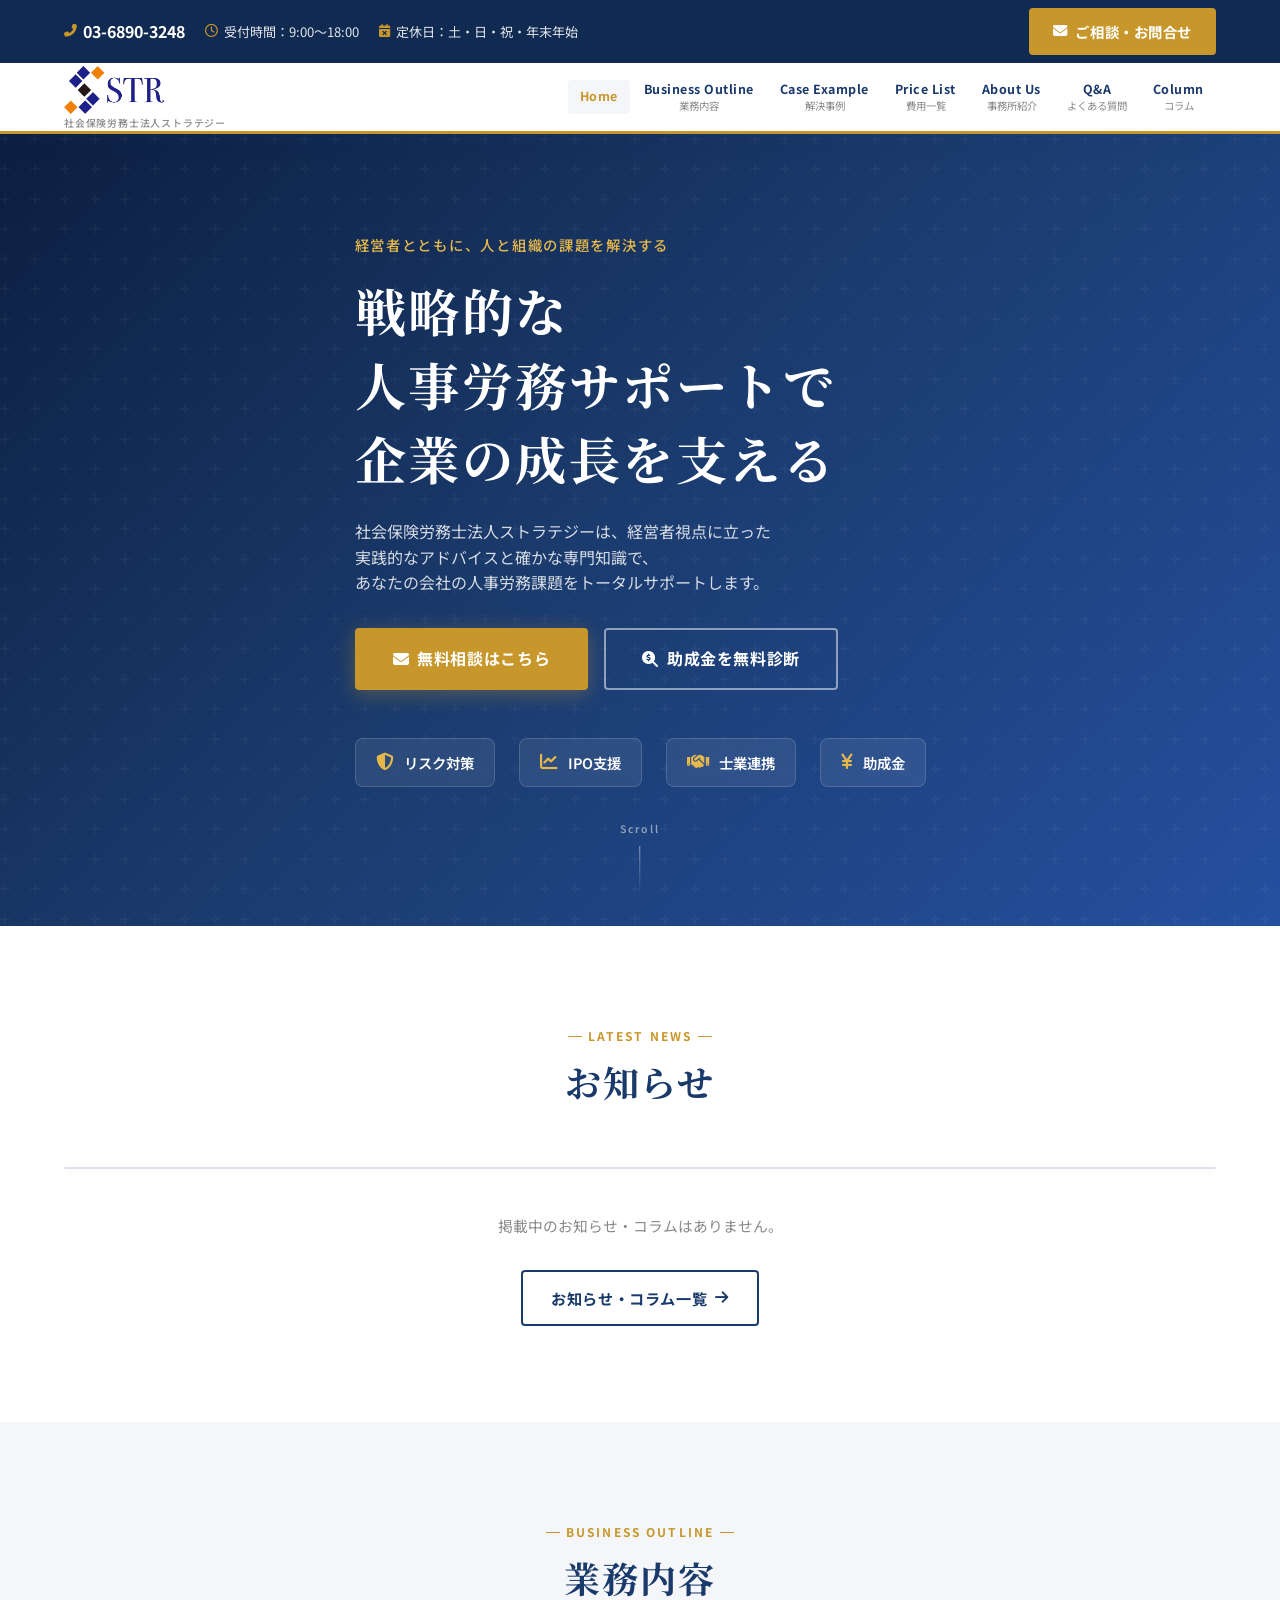
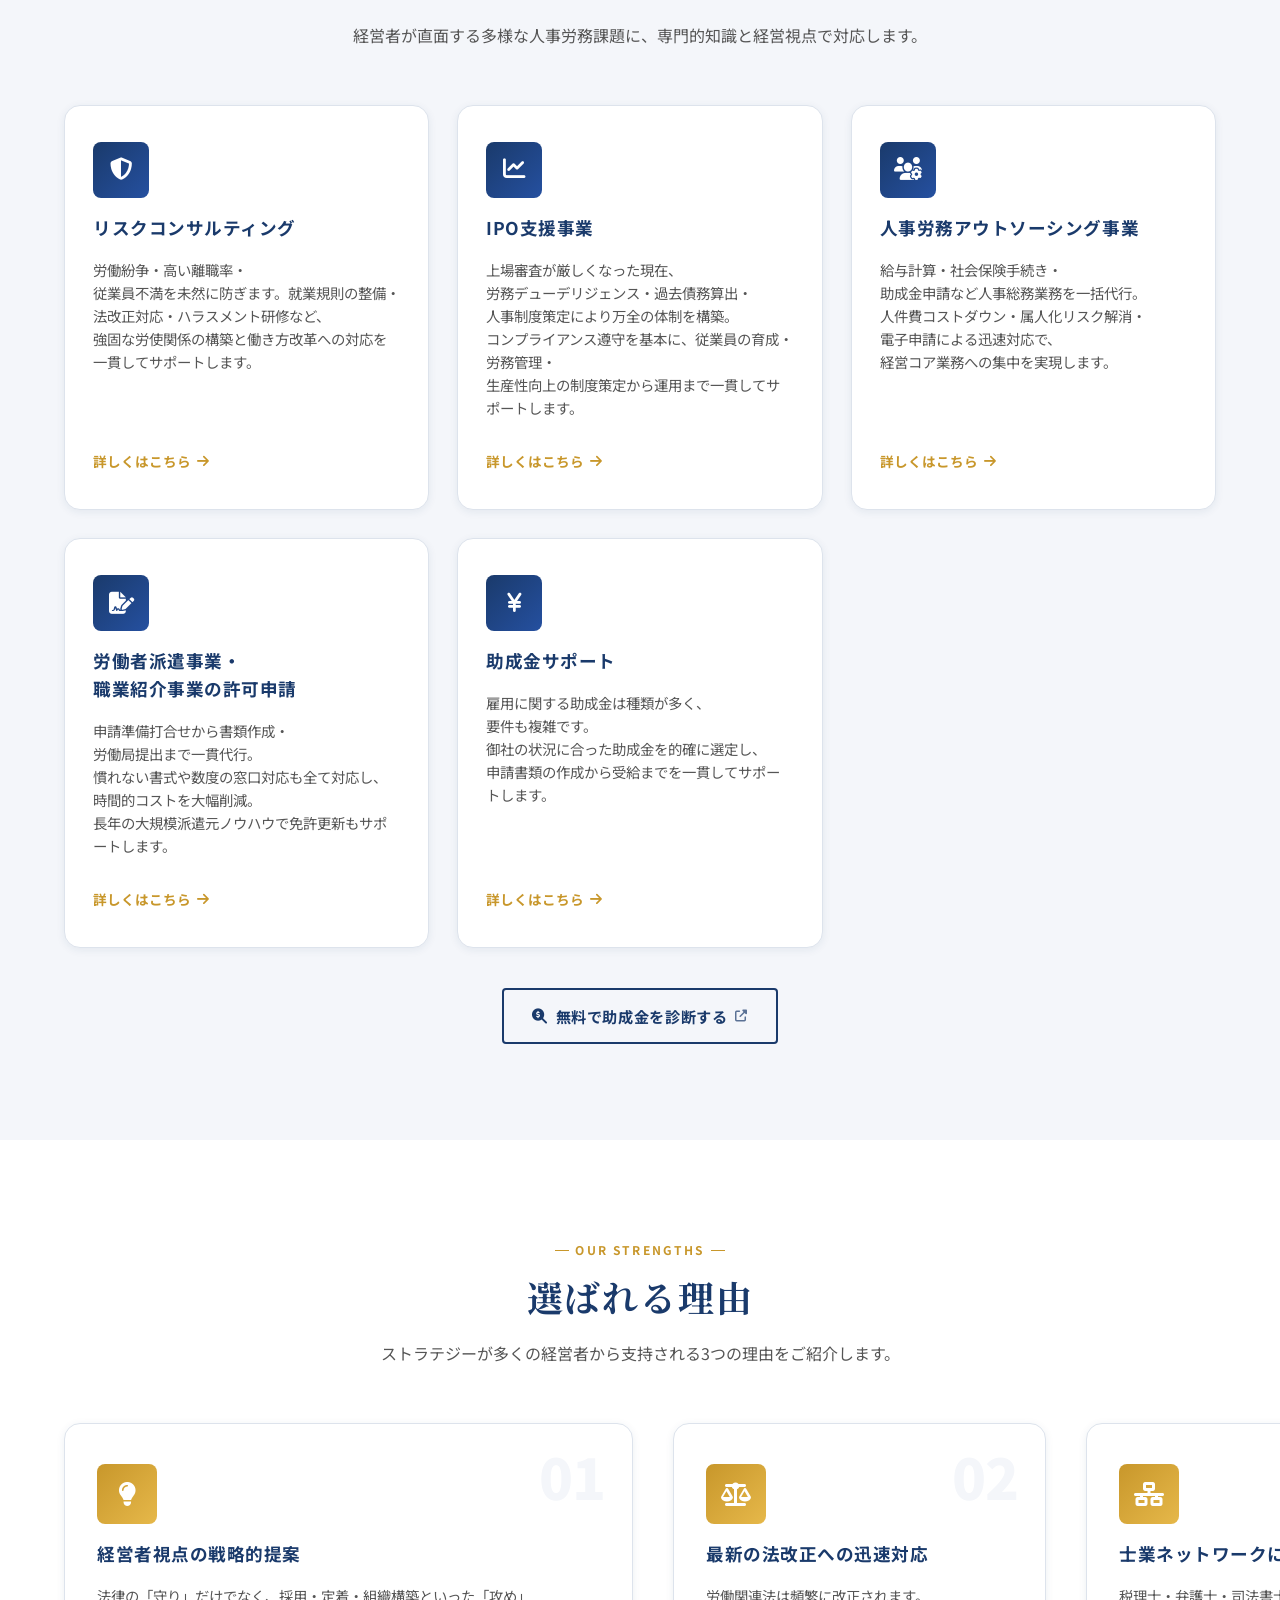
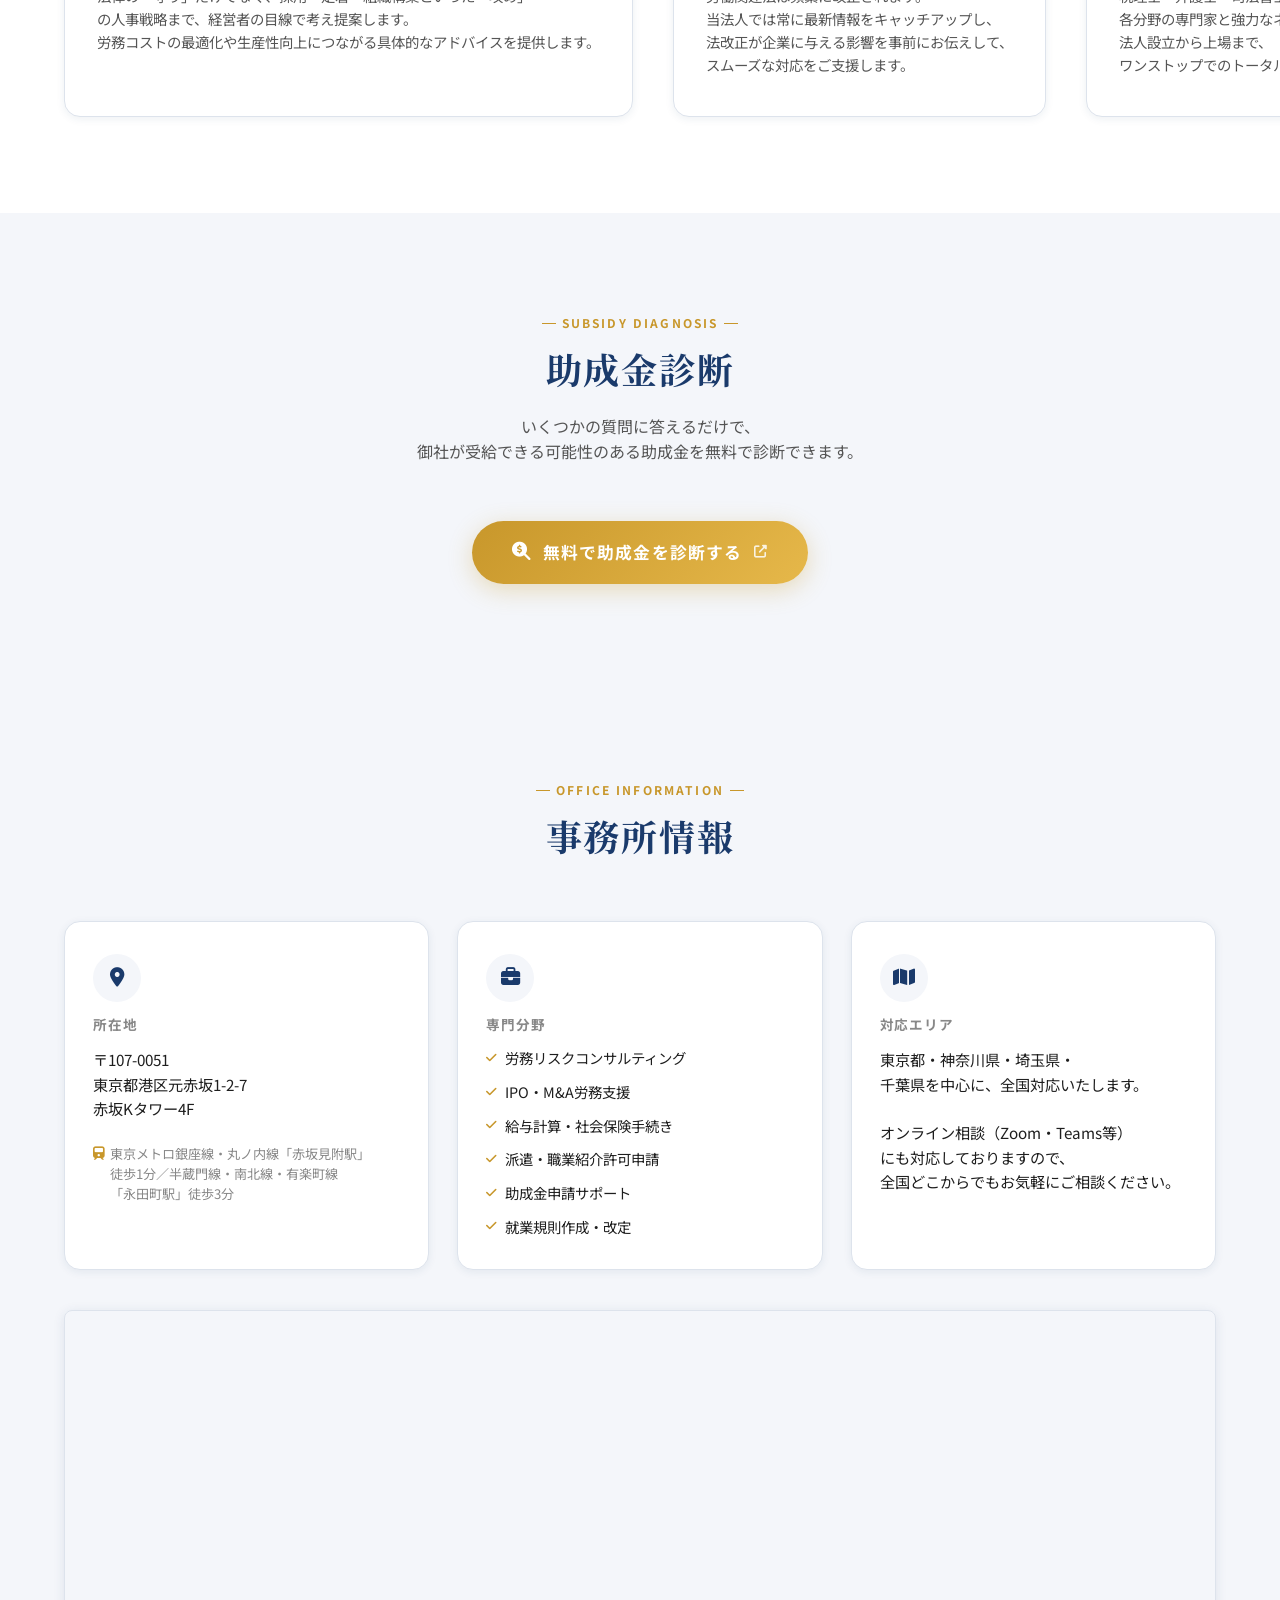
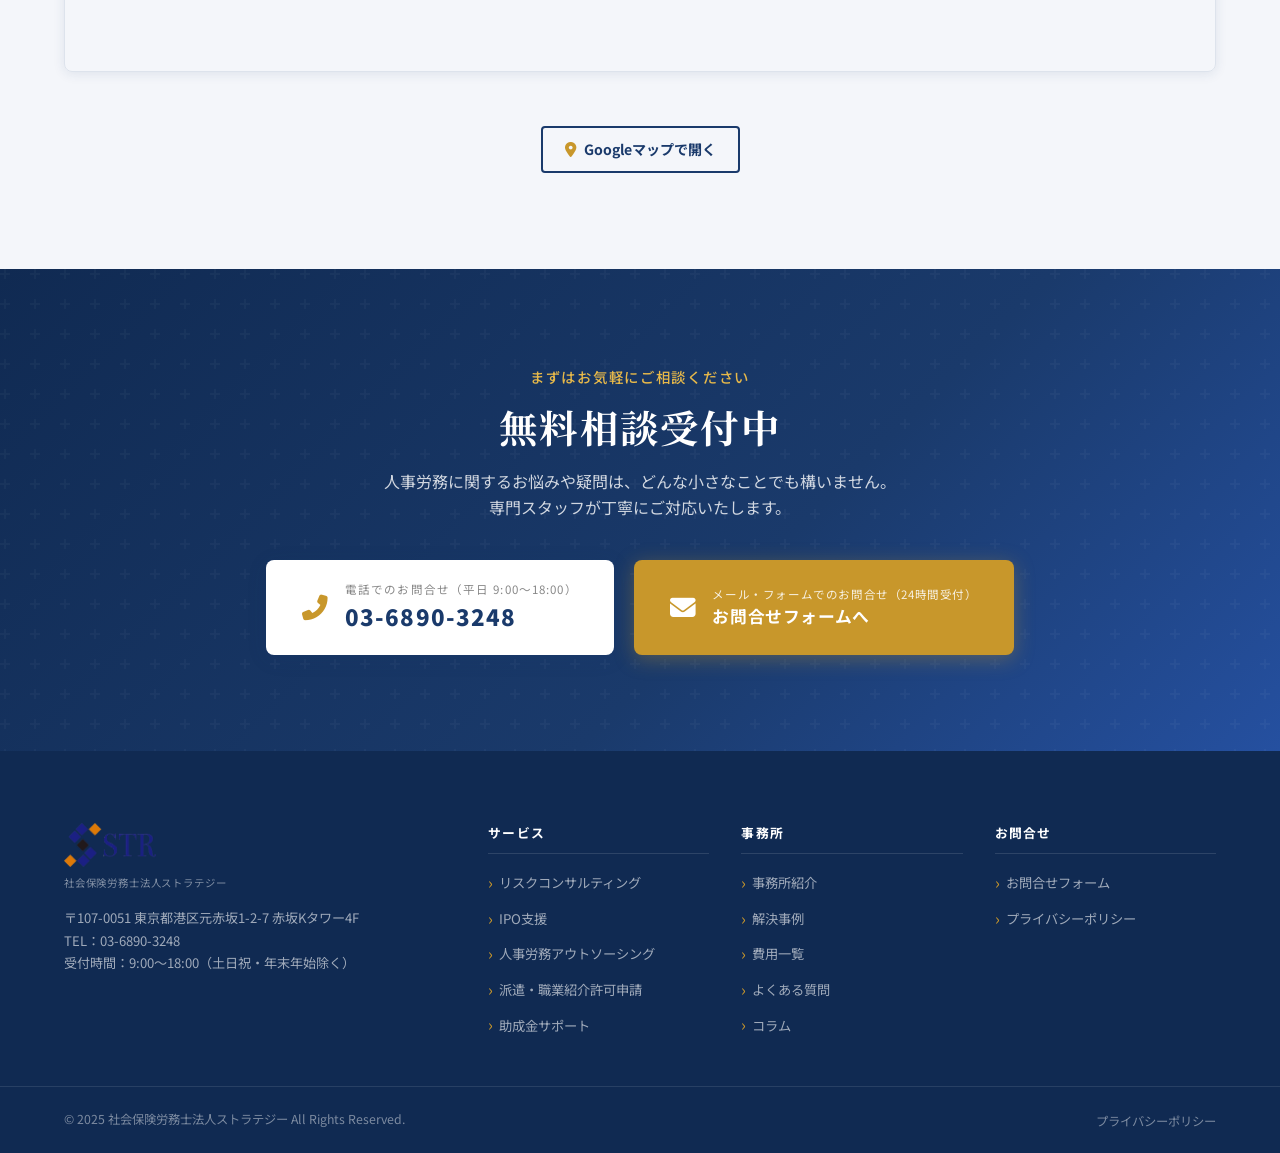
<file: index.html>
<!DOCTYPE html>
<html lang="ja">
<head>
  <meta charset="UTF-8">
  <meta name="viewport" content="width=device-width, initial-scale=1.0">
  <title>社会保険労務士法人ストラテジー｜人事労務・IPO支援・助成金・派遣許可申請</title>
  <meta name="description" content="社会保険労務士法人ストラテジーは東京都港区元赤坂を拠点に、リスクコンサルティング、IPO支援、人事労務アウトソーシング、派遣・職業紹介許可申請、助成金サポートなど、経営者視点で幅広くご支援します。">
  <meta name="keywords" content="社会保険労務士,社労士,東京,港区,IPO支援,人事労務,助成金,派遣許可,職業紹介,リスクコンサル">
  <!-- OGP -->
  <meta property="og:title" content="社会保険労務士法人ストラテジー｜人事労務・IPO支援・助成金">
  <meta property="og:description" content="東京都港区の社会保険労務士法人。経営者視点の戦略的人事労務サポートを提供します。">
  <meta property="og:type" content="website">
  <meta property="og:url" content="https://sr-strategy.jp/">
  <meta property="og:image" content="images/ogp.jpg">
  <meta property="og:site_name" content="社会保険労務士法人ストラテジー">
  <meta name="twitter:card" content="summary_large_image">
  <!-- Fonts -->
  <link rel="preconnect" href="https://fonts.googleapis.com">
  <link rel="preconnect" href="https://fonts.gstatic.com" crossorigin>
  <link href="https://fonts.googleapis.com/css2?family=Noto+Sans+JP:wght@300;400;500;700;900&family=Noto+Serif+JP:wght@400;700&display=swap" rel="stylesheet">
  <!-- Font Awesome -->
  <link rel="stylesheet" href="https://cdn.jsdelivr.net/npm/@fortawesome/fontawesome-free@6.4.0/css/all.min.css">
  <!-- Custom CSS -->
  <link rel="stylesheet" href="css/style.css">
</head>
<body>

  <!-- =========================================================
       HEADER
  ========================================================= -->
  <header class="site-header" id="site-header">
    <div class="header-top">
      <div class="container header-top-inner">
        <div class="header-info">
          <span class="header-tel">
            <i class="fas fa-phone-alt"></i>
            <a href="tel:0368903248">03-6890-3248</a>
          </span>
          <span class="header-hours">
            <i class="far fa-clock"></i>受付時間：9:00〜18:00
          </span>
          <span class="header-holiday">
            <i class="fas fa-calendar-times"></i>定休日：土・日・祝・年末年始
          </span>
        </div>
        <a href="contact.html" class="btn btn-cta">
          <i class="fas fa-envelope"></i>ご相談・お問合せ
        </a>
      </div>
    </div>
    <div class="header-main">
      <div class="container header-main-inner">
        <div class="site-logo">
          <a href="index.html">
            <img src="images/logo-transparent.png" alt="STRATOZ 社会保険労務士法人ストラテジー" class="logo-img">
            <span class="logo-ja">社会保険労務士法人ストラテジー</span>
          </a>
        </div>
        <nav class="global-nav" id="global-nav" aria-label="グローバルナビゲーション">
          <ul class="nav-list">
            <li class="nav-item active"><a href="index.html"><span class="nav-en">Home</span></a></li>
            <li class="nav-item"><a href="business.html"><span class="nav-en">Business Outline</span><span class="nav-ja">業務内容</span></a></li>
            <li class="nav-item"><a href="cases.html"><span class="nav-en">Case Example</span><span class="nav-ja">解決事例</span></a></li>
            <li class="nav-item"><a href="price.html"><span class="nav-en">Price List</span><span class="nav-ja">費用一覧</span></a></li>
            <li class="nav-item"><a href="about.html"><span class="nav-en">About Us</span><span class="nav-ja">事務所紹介</span></a></li>
            <li class="nav-item"><a href="qa.html"><span class="nav-en">Q&amp;A</span><span class="nav-ja">よくある質問</span></a></li>
            <li class="nav-item"><a href="column.html"><span class="nav-en">Column</span><span class="nav-ja">コラム</span></a></li>
          </ul>
        </nav>
        <button class="hamburger" id="hamburger" aria-label="メニューを開く" aria-expanded="false">
          <span></span><span></span><span></span>
        </button>
      </div>
    </div>
  </header>

  <!-- Mobile Nav Overlay -->
  <div class="mobile-nav-overlay" id="mobile-nav-overlay"></div>
  <nav class="mobile-nav" id="mobile-nav" aria-label="モバイルナビゲーション">
    <button class="mobile-nav-close" id="mobile-nav-close" aria-label="メニューを閉じる">
      <i class="fas fa-times"></i>
    </button>
    <div class="mobile-logo">
      <img src="images/logo-transparent.png" alt="STRATOZ 社会保険労務士法人ストラテジー" class="logo-img">
      <span class="logo-ja">社会保険労務士法人ストラテジー</span>
    </div>
    <ul class="mobile-nav-list">
      <li><a href="index.html">Home</a></li>
      <li><a href="business.html">Business Outline <span>業務内容</span></a></li>
      <li><a href="cases.html">Case Example <span>解決事例</span></a></li>
      <li><a href="price.html">Price List <span>費用一覧</span></a></li>
      <li><a href="about.html">About Us <span>事務所紹介</span></a></li>
      <li><a href="qa.html">Q&amp;A <span>よくある質問</span></a></li>
      <li><a href="column.html">Column <span>コラム</span></a></li>
    </ul>
    <div class="mobile-nav-contact">
      <a href="tel:0368903248" class="mobile-tel"><i class="fas fa-phone-alt"></i>03-6890-3248</a>
      <a href="contact.html" class="btn btn-cta"><i class="fas fa-envelope"></i>ご相談・お問合せ</a>
    </div>
  </nav>

  <main id="main-content">

    <!-- =========================================================
         ① HERO
    ========================================================= -->
    <section class="hero" aria-label="ヒーローセクション">
      <div class="hero-bg">
        <div class="hero-overlay"></div>
      </div>
      <div class="container hero-content">
        <div class="hero-text" data-aos="fade-up">
          <p class="hero-catch-sub">経営者とともに、人と組織の課題を解決する</p>
          <h1 class="hero-title">
            戦略的な<br>人事労務サポートで<br>企業の成長を支える
          </h1>
          <p class="hero-desc">
            社会保険労務士法人ストラテジーは、経営者視点に立った<br class="pc-only">
            実践的なアドバイスと確かな専門知識で、<br class="pc-only">
            あなたの会社の人事労務課題をトータルサポートします。
          </p>
          <div class="hero-cta-group">
            <a href="contact.html" class="btn btn-hero-primary">
              <i class="fas fa-envelope"></i>無料相談はこちら
            </a>
            <a href="https://www.strsp.jp/" target="_blank" rel="noopener noreferrer" class="btn btn-hero-secondary">
              <i class="fas fa-search-dollar"></i>助成金を無料診断
            </a>
          </div>
        </div>
        <div class="hero-features">
          <div class="hero-feature-item">
            <i class="fas fa-shield-alt"></i>
            <span>リスク対策</span>
          </div>
          <div class="hero-feature-item">
            <i class="fas fa-chart-line"></i>
            <span>IPO支援</span>
          </div>
          <div class="hero-feature-item">
            <i class="fas fa-handshake"></i>
            <span>士業連携</span>
          </div>
          <div class="hero-feature-item">
            <i class="fas fa-yen-sign"></i>
            <span>助成金</span>
          </div>
        </div>
      </div>
      <div class="hero-scroll">
        <span>Scroll</span>
        <div class="scroll-line"></div>
      </div>
    </section>

    <!-- =========================================================
         ② NEWS & INFORMATION
    ========================================================= -->
    <section class="news-section section-padding" id="news">
      <div class="container">
        <div class="section-header">
          <p class="section-label">Latest News</p>
          <h2 class="section-title">お知らせ</h2>
        </div>
        <div class="news-inner">
          <ul class="news-list" id="news-list" aria-label="お知らせ一覧">
            <!-- 記事は data/column-posts.json または管理画面から追加 -->
          </ul>
          <p class="news-empty-message" style="text-align:center;color:var(--color-text-muted);font-size:0.92rem;line-height:1.7;padding:20px 0 8px;margin:0;">掲載中のお知らせ・コラムはありません。</p>
          <div class="news-more">
            <a href="column.html" class="btn btn-outline">
              お知らせ・コラム一覧 <i class="fas fa-arrow-right"></i>
            </a>
          </div>
        </div>
      </div>
    </section>

    <!-- =========================================================
         ③ 業務内容カード
    ========================================================= -->
    <section class="business-section section-padding bg-light" id="business">
      <div class="container">
        <div class="section-header">
          <p class="section-label">Business Outline</p>
          <h2 class="section-title">業務内容</h2>
          <p class="section-desc">経営者が直面する多様な人事労務課題に、専門的知識と経営視点で対応します。</p>
        </div>
        <div class="business-grid">

          <article class="business-card" data-aos="fade-up" data-aos-delay="0">
            <div class="business-card-icon">
              <i class="fas fa-shield-alt"></i>
            </div>
            <h3 class="business-card-title">リスクコンサルティング</h3>
            <p class="business-card-desc">
              労働紛争・高い離職率・従業員不満を未然に防ぎます。就業規則の整備・法改正対応・ハラスメント研修など、強固な労使関係の構築と働き方改革への対応を一貫してサポートします。
            </p>
            <a href="business.html#risk" class="business-card-link">
              詳しくはこちら <i class="fas fa-arrow-right"></i>
            </a>
          </article>

          <article class="business-card" data-aos="fade-up" data-aos-delay="100">
            <div class="business-card-icon">
              <i class="fas fa-chart-line"></i>
            </div>
            <h3 class="business-card-title">IPO支援事業</h3>
            <p class="business-card-desc">
              上場審査が厳しくなった現在、労務デューデリジェンス・過去債務算出・人事制度策定により万全の体制を構築。コンプライアンス遵守を基本に、従業員の育成・労務管理・生産性向上の制度策定から運用まで一貫してサポートします。
            </p>
            <a href="business.html#ipo" class="business-card-link">
              詳しくはこちら <i class="fas fa-arrow-right"></i>
            </a>
          </article>

          <article class="business-card" data-aos="fade-up" data-aos-delay="200">
            <div class="business-card-icon">
              <i class="fas fa-users-cog"></i>
            </div>
            <h3 class="business-card-title">人事労務アウトソーシング事業</h3>
            <p class="business-card-desc">
              給与計算・社会保険手続き・助成金申請など人事総務業務を一括代行。人件費コストダウン・属人化リスク解消・電子申請による迅速対応で、経営コア業務への集中を実現します。
            </p>
            <a href="business.html#outsourcing" class="business-card-link">
              詳しくはこちら <i class="fas fa-arrow-right"></i>
            </a>
          </article>

          <article class="business-card" data-aos="fade-up" data-aos-delay="300">
            <div class="business-card-icon">
              <i class="fas fa-file-signature"></i>
            </div>
            <h3 class="business-card-title">労働者派遣事業・職業紹介事業の許可申請</h3>
            <p class="business-card-desc">
              申請準備打合せから書類作成・労働局提出まで一貫代行。慣れない書式や数度の窓口対応も全て対応し、時間的コストを大幅削減。長年の大規模派遣元ノウハウで免許更新もサポートします。
            </p>
            <a href="business.html#dispatch" class="business-card-link">
              詳しくはこちら <i class="fas fa-arrow-right"></i>
            </a>
          </article>

          <article class="business-card" data-aos="fade-up" data-aos-delay="400">
            <div class="business-card-icon">
              <i class="fas fa-yen-sign"></i>
            </div>
            <h3 class="business-card-title">助成金サポート</h3>
            <p class="business-card-desc">
              雇用に関する助成金は種類が多く、要件も複雑です。御社の状況に合った助成金を的確に選定し、申請書類の作成から受給までを一貫してサポートします。
            </p>
            <a href="business.html#subsidy" class="business-card-link">
              詳しくはこちら <i class="fas fa-arrow-right"></i>
            </a>
          </article>

        </div>
        <div class="business-more">
          <a href="https://www.strsp.jp/" target="_blank" rel="noopener noreferrer" class="btn btn-outline">
            <i class="fas fa-search-dollar"></i> 無料で助成金を診断する <i class="fas fa-external-link-alt" style="font-size:0.75rem;opacity:0.7;"></i>
          </a>
        </div>
      </div>
    </section>

    <!-- =========================================================
         ④ 事務所の強み
    ========================================================= -->
    <section class="strength-section section-padding" id="strength">
      <div class="container">
        <div class="section-header">
          <p class="section-label">Our Strengths</p>
          <h2 class="section-title">選ばれる理由</h2>
          <p class="section-desc">ストラテジーが多くの経営者から支持される3つの理由をご紹介します。</p>
        </div>
        <div class="strength-grid">

          <div class="strength-item" data-aos="fade-up" data-aos-delay="0">
            <div class="strength-number">01</div>
            <div class="strength-icon"><i class="fas fa-lightbulb"></i></div>
            <h3 class="strength-title">経営者視点の戦略的提案</h3>
            <p class="strength-desc">
              法律の「守り」だけでなく、採用・定着・組織構築といった「攻め」の人事戦略まで、経営者の目線で考え提案します。労務コストの最適化や生産性向上につながる具体的なアドバイスを提供します。
            </p>
          </div>

          <div class="strength-item" data-aos="fade-up" data-aos-delay="150">
            <div class="strength-number">02</div>
            <div class="strength-icon"><i class="fas fa-balance-scale"></i></div>
            <h3 class="strength-title">最新の法改正への迅速対応</h3>
            <p class="strength-desc">
              労働関連法は頻繁に改正されます。当法人では常に最新情報をキャッチアップし、法改正が企業に与える影響を事前にお伝えして、スムーズな対応をご支援します。
            </p>
          </div>

          <div class="strength-item" data-aos="fade-up" data-aos-delay="300">
            <div class="strength-number">03</div>
            <div class="strength-icon"><i class="fas fa-network-wired"></i></div>
            <h3 class="strength-title">士業ネットワークによる連携対応</h3>
            <p class="strength-desc">
              税理士・弁護士・司法書士・行政書士など、各分野の専門家と強力なネットワークを構築しています。法人設立から上場まで、ワンストップでのトータルサポートが可能です。
            </p>
          </div>

        </div>
      </div>
    </section>

    <!-- =========================================================
         ⑤ 助成金診断
    ========================================================= -->
    <section class="subsidy-section section-padding" id="subsidy-diagnosis">
      <div class="container">
        <div class="section-header" data-aos="fade-up">
          <p class="section-label">Subsidy Diagnosis</p>
          <h2 class="section-title">助成金診断</h2>
          <p class="section-desc">いくつかの質問に答えるだけで、御社が受給できる可能性のある助成金を無料で診断できます。</p>
        </div>
        <div class="subsidy-btn-wrap" data-aos="fade-up">
          <a href="https://www.strsp.jp/" target="_blank" rel="noopener noreferrer" class="btn-subsidy">
            <i class="fas fa-search-dollar"></i>
            無料で助成金を診断する
            <i class="fas fa-external-link-alt subsidy-link-icon"></i>
          </a>
        </div>
      </div>
    </section>

    <!-- =========================================================
         ⑥ 事務所情報
    ========================================================= -->
    <section class="office-section section-padding bg-light" id="office">
      <div class="container">
        <div class="section-header">
          <p class="section-label">Office Information</p>
          <h2 class="section-title">事務所情報</h2>
        </div>
        <div class="office-inner">
          <div class="office-info-grid">
            <div class="office-info-card" data-aos="fade-up">
              <div class="office-info-icon"><i class="fas fa-map-marker-alt"></i></div>
              <h3 class="office-info-label">所在地</h3>
              <p class="office-info-value">
                〒107-0051<br>
                東京都港区元赤坂1-2-7<br>
                赤坂Kタワー4F
              </p>
              <p class="office-access">
                <i class="fas fa-train"></i>東京メトロ銀座線・丸ノ内線「赤坂見附駅」徒歩1分／半蔵門線・南北線・有楽町線「永田町駅」徒歩3分
              </p>
            </div>
            <div class="office-info-card" data-aos="fade-up" data-aos-delay="100">
              <div class="office-info-icon"><i class="fas fa-briefcase"></i></div>
              <h3 class="office-info-label">専門分野</h3>
              <ul class="office-specialty-list">
                <li><i class="fas fa-check"></i>労務リスクコンサルティング</li>
                <li><i class="fas fa-check"></i>IPO・M&amp;A労務支援</li>
                <li><i class="fas fa-check"></i>給与計算・社会保険手続き</li>
                <li><i class="fas fa-check"></i>派遣・職業紹介許可申請</li>
                <li><i class="fas fa-check"></i>助成金申請サポート</li>
                <li><i class="fas fa-check"></i>就業規則作成・改定</li>
              </ul>
            </div>
            <div class="office-info-card" data-aos="fade-up" data-aos-delay="200">
              <div class="office-info-icon"><i class="fas fa-map"></i></div>
              <h3 class="office-info-label">対応エリア</h3>
              <p class="office-info-value">
                東京都・神奈川県・埼玉県・千葉県を中心に、全国対応いたします。<br><br>
                オンライン相談（Zoom・Teams等）にも対応しておりますので、全国どこからでもお気軽にご相談ください。
              </p>
            </div>
          </div>
          <div class="office-map" data-aos="fade-up">
            <iframe
              src="https://www.google.com/maps/embed?pb=!1m18!1m12!1m3!1d3241.5!2d139.7267!3d35.6789!2m3!1f0!2f0!3f0!3m2!1i1024!2i768!4f13.1!3m3!1m2!1s0x60188b7b2b2b2b2b%3A0x0!2z5p2x5Lqs6YO95riv5Yy6576O5LuY5Z2C77yR77yCMi03IOi_o5Z25Lqs5LiKIOWkqumDqA!5e0!3m2!1sja!2sjp!4v1700000000000&q=赤坂Kタワー+東京都港区元赤坂1-2-7"
              width="100%"
              height="360"
              style="border:0;display:block;"
              allowfullscreen=""
              loading="lazy"
              referrerpolicy="no-referrer-when-downgrade"
              title="社会保険労務士法人ストラテジー アクセスマップ"
            ></iframe>
          </div>
          <div style="text-align:center;" data-aos="fade-up">
            <a href="https://www.google.com/maps/search/東京都港区元赤坂1-2-7+赤坂Kタワー4F" target="_blank" rel="noopener noreferrer" class="map-open-btn">
              <i class="fas fa-map-marker-alt"></i>Googleマップで開く
            </a>
          </div>
        </div>
      </div>
    </section>

    <!-- =========================================================
         ⑥ お問合せ
    ========================================================= -->
    <section class="contact-cta-section" id="contact-cta">
      <div class="container">
        <div class="contact-cta-inner">
          <div class="contact-cta-text" data-aos="fade-up">
            <p class="contact-cta-sub">まずはお気軽にご相談ください</p>
            <h2 class="contact-cta-title">無料相談受付中</h2>
            <p class="contact-cta-desc">
              人事労務に関するお悩みや疑問は、どんな小さなことでも構いません。<br>
              専門スタッフが丁寧にご対応いたします。
            </p>
          </div>
          <div class="contact-cta-buttons" data-aos="fade-up" data-aos-delay="150">
            <a href="tel:0368903248" class="btn btn-tel">
              <i class="fas fa-phone-alt"></i>
              <span>
                <small>電話でのお問合せ（平日 9:00〜18:00）</small>
                03-6890-3248
              </span>
            </a>
            <a href="contact.html" class="btn btn-contact-mail">
              <i class="fas fa-envelope"></i>
              <span>
                <small>メール・フォームでのお問合せ（24時間受付）</small>
                お問合せフォームへ
              </span>
            </a>
          </div>
        </div>
      </div>
    </section>

  </main>

  <!-- =========================================================
       ⑦ FOOTER
  ========================================================= -->
  <footer class="site-footer">
    <div class="footer-main">
      <div class="container footer-main-inner">
        <div class="footer-brand">
          <div class="footer-logo">
            <img src="images/logo-transparent.png" alt="STRATOZ 社会保険労務士法人ストラテジー" class="logo-img">
            <span class="logo-ja">社会保険労務士法人ストラテジー</span>
          </div>
          <address class="footer-address">
            〒107-0051 東京都港区元赤坂1-2-7 赤坂Kタワー4F<br>
            TEL：<a href="tel:0368903248">03-6890-3248</a><br>
            受付時間：9:00〜18:00（土日祝・年末年始除く）
          </address>
        </div>

        <nav class="footer-nav" aria-label="フッターナビゲーション">
          <div class="footer-nav-col">
            <h3 class="footer-nav-heading">サービス</h3>
            <ul>
              <li><a href="business.html#risk">リスクコンサルティング</a></li>
              <li><a href="business.html#ipo">IPO支援</a></li>
              <li><a href="business.html#outsourcing">人事労務アウトソーシング</a></li>
              <li><a href="business.html#dispatch">派遣・職業紹介許可申請</a></li>
              <li><a href="business.html#subsidy">助成金サポート</a></li>
            </ul>
          </div>
          <div class="footer-nav-col">
            <h3 class="footer-nav-heading">事務所</h3>
            <ul>
              <li><a href="about.html">事務所紹介</a></li>
              <li><a href="cases.html">解決事例</a></li>
              <li><a href="price.html">費用一覧</a></li>
              <li><a href="qa.html">よくある質問</a></li>
              <li><a href="column.html">コラム</a></li>
            </ul>
          </div>
          <div class="footer-nav-col">
            <h3 class="footer-nav-heading">お問合せ</h3>
            <ul>
              <li><a href="contact.html">お問合せフォーム</a></li>
              <li><a href="privacy.html">プライバシーポリシー</a></li>
            </ul>
          </div>
        </nav>
      </div>
    </div>
    <div class="footer-bottom">
      <div class="container footer-bottom-inner">
        <p class="copyright">&copy; 2025 社会保険労務士法人ストラテジー All Rights Reserved.</p>
        <ul class="footer-links">
          <li><a href="privacy.html">プライバシーポリシー</a></li>
        </ul>
      </div>
    </div>
  </footer>

  <!-- Back to Top -->
  <button class="back-to-top" id="back-to-top" aria-label="ページトップへ戻る">
    <i class="fas fa-chevron-up"></i>
  </button>

  <!-- JS -->
  <script src="js/main.js"></script>
</body>
</html>
</file>
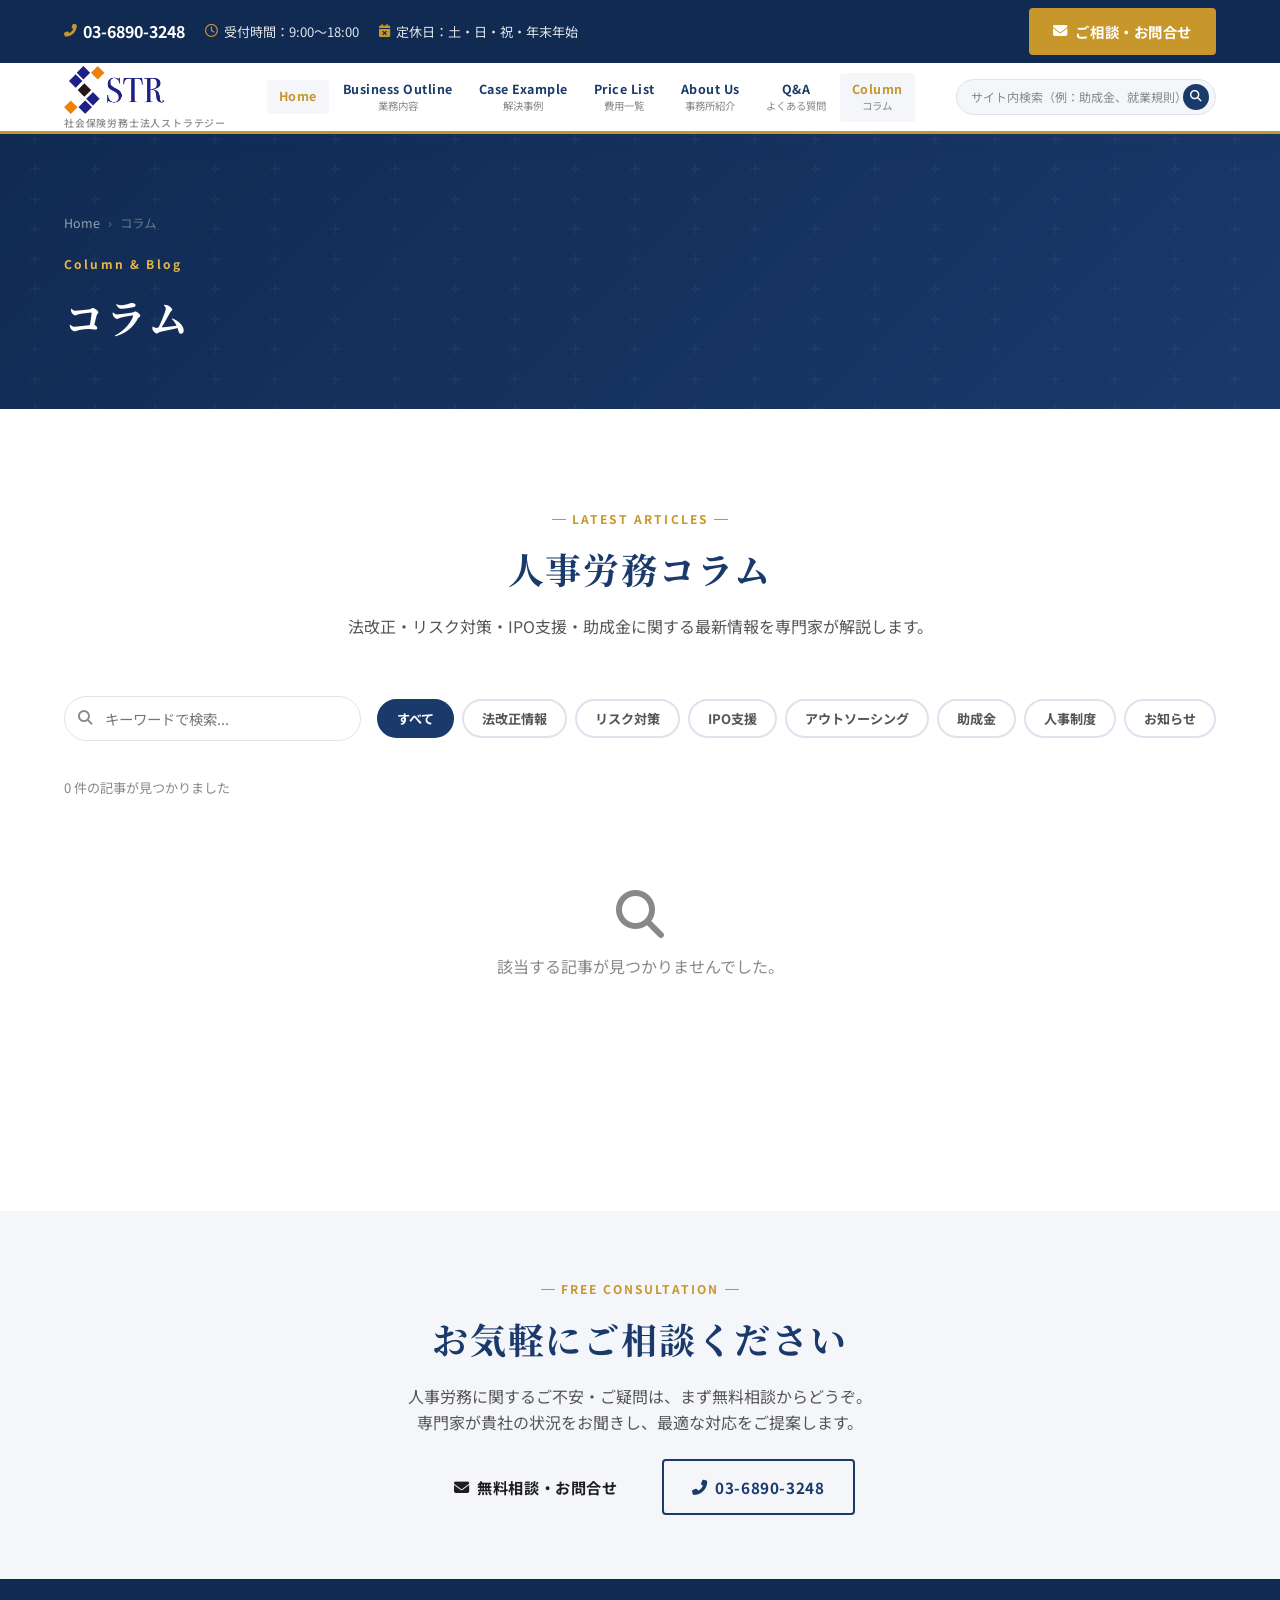
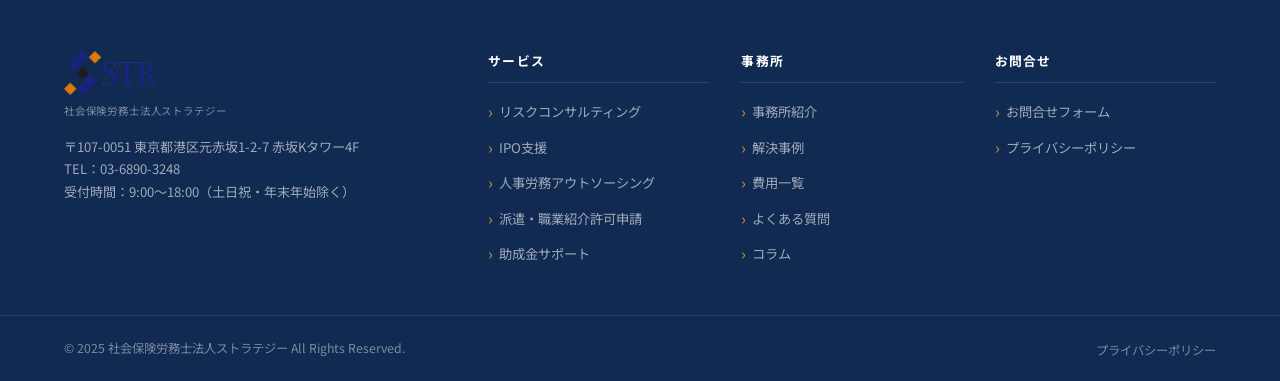
<file: column/index.html>
<!DOCTYPE html>
<html lang="ja">
<head>
  <meta charset="UTF-8">
  <meta name="viewport" content="width=device-width, initial-scale=1.0">
  <title>コラム｜社会保険労務士法人ストラテジー</title>
  <meta name="description" content="社会保険労務士法人ストラテジーのコラムページです。人事労務・法改正・助成金・IPO支援に関する最新情報をわかりやすく解説しています。">
  <link rel="preconnect" href="https://fonts.googleapis.com">
  <link rel="preconnect" href="https://fonts.gstatic.com" crossorigin>
  <link href="https://fonts.googleapis.com/css2?family=Noto+Sans+JP:wght@300;400;500;700;900&family=Noto+Serif+JP:wght@400;700&display=swap" rel="stylesheet">
  <link rel="stylesheet" href="https://cdn.jsdelivr.net/npm/@fortawesome/fontawesome-free@6.4.0/css/all.min.css">
  <link rel="stylesheet" href="../css/style.css">
  <style>
    /* ---- Search + Filter Bar ---- */
    .col-list-controls {
      display: flex; flex-wrap: wrap; gap: 16px;
      align-items: center; justify-content: space-between;
      margin-bottom: 36px;
    }
    .col-search-wrap {
      position: relative; flex: 1; min-width: 220px; max-width: 360px;
    }
    .col-search-wrap i {
      position: absolute; left: 14px; top: 50%; transform: translateY(-50%);
      color: var(--color-text-muted); font-size: 0.9rem;
    }
    .col-search-input {
      width: 100%; padding: 11px 16px 11px 40px;
      border: 1px solid var(--color-border); border-radius: 100px;
      font-family: var(--font-sans); font-size: 0.9rem;
      color: var(--color-text); outline: none; transition: var(--transition);
      background: var(--color-white);
    }
    .col-search-input:focus { border-color: var(--color-primary); box-shadow: 0 0 0 3px rgba(26,58,107,0.08); }
    .col-filter { display: flex; gap: 8px; flex-wrap: wrap; }
    .filter-btn {
      padding: 8px 18px; border: 2px solid var(--color-border); border-radius: 100px;
      font-size: 0.82rem; font-weight: 700; color: var(--color-text-light);
      background: var(--color-white); cursor: pointer; transition: var(--transition);
      white-space: nowrap;
    }
    .filter-btn:hover, .filter-btn.active { background: var(--color-primary); border-color: var(--color-primary); color: #fff; }

    /* ---- Featured article ---- */
    .featured-column {
      display: grid; grid-template-columns: 1fr 1fr; gap: 0;
      background: var(--color-white); border-radius: var(--radius-lg);
      overflow: hidden; border: 1px solid var(--color-border);
      box-shadow: var(--shadow-md); margin-bottom: 56px; cursor: pointer;
      transition: var(--transition);
    }
    .featured-column:hover { box-shadow: var(--shadow-lg); transform: translateY(-2px); }
    .featured-col-img {
      min-height: 280px; background: linear-gradient(135deg, var(--color-primary-dark) 0%, var(--color-primary-light) 100%);
      display: flex; align-items: center; justify-content: center; overflow: hidden;
    }
    .featured-col-img img { width: 100%; height: 100%; object-fit: cover; }
    .featured-col-img i { font-size: 5rem; color: rgba(255,255,255,0.22); }
    .featured-col-body { padding: 44px 40px; display: flex; flex-direction: column; gap: 12px; justify-content: center; }
    .featured-badge { display: inline-block; font-size: 0.72rem; font-weight: 700; padding: 4px 12px; background: var(--color-accent); color: #fff; border-radius: 2px; width: fit-content; }
    .featured-col-title { font-size: 1.25rem; font-weight: 700; color: var(--color-primary); font-family: var(--font-serif); line-height: 1.5; }
    .featured-col-meta { display: flex; gap: 12px; align-items: center; flex-wrap: wrap; }
    .featured-col-date { font-size: 0.8rem; color: var(--color-text-muted); }
    .featured-col-excerpt { font-size: 0.88rem; color: var(--color-text-light); line-height: 1.6; }

    /* ---- Card Grid ---- */
    .col-grid { display: grid; grid-template-columns: repeat(3, 1fr); gap: 28px; margin-bottom: 56px; }
    .col-card {
      background: var(--color-white); border-radius: var(--radius-lg);
      overflow: hidden; border: 1px solid var(--color-border);
      box-shadow: var(--shadow-sm); transition: var(--transition);
      display: flex; flex-direction: column; cursor: pointer;
    }
    .col-card:hover { box-shadow: var(--shadow-lg); transform: translateY(-4px); }
    .col-card-img {
      aspect-ratio: 16/9;
      background: linear-gradient(135deg, var(--color-primary) 0%, var(--color-primary-light) 100%);
      display: flex; align-items: center; justify-content: center; overflow: hidden;
      position: relative;
    }
    .col-card-img img { width: 100%; height: 100%; object-fit: cover; }
    .col-card-img i { font-size: 2.8rem; color: rgba(255,255,255,0.25); }
    .col-card-body { padding: 20px 22px; flex: 1; display: flex; flex-direction: column; gap: 8px; }
    .col-card-meta { display: flex; align-items: center; gap: 8px; flex-wrap: wrap; }
    .col-cat-badge {
      font-size: 0.68rem; font-weight: 700; padding: 3px 10px;
      border-radius: 2px; color: #fff; white-space: nowrap;
    }
    .cat-law        { background: #2a6ebb; }
    .cat-risk       { background: #c0392b; }
    .cat-ipo        { background: #1a7a4a; }
    .cat-outsourcing{ background: #7d4ec8; }
    .cat-subsidy    { background: #c8782b; }
    .cat-hr         { background: #2b8fc8; }
    .cat-notice     { background: #888; }
    .col-card-date { font-size: 0.75rem; color: var(--color-text-muted); }
    .col-card-title { font-size: 0.93rem; font-weight: 700; color: var(--color-primary); line-height: 1.5; flex: 1; }
    .col-card-excerpt { font-size: 0.82rem; color: var(--color-text-light); line-height: 1.5; }
    .col-read-more {
      display: inline-flex; align-items: center; gap: 6px; font-size: 0.8rem; font-weight: 700;
      color: var(--color-accent); margin-top: auto; transition: var(--transition);
    }
    .col-read-more:hover { gap: 10px; }

    /* ---- Empty / Loading ---- */
    .col-empty { text-align: center; padding: 80px 20px; color: var(--color-text-muted); }
    .col-empty i { font-size: 3rem; display: block; margin-bottom: 16px; }
    .col-loading { text-align: center; padding: 60px; color: var(--color-text-muted); }

    /* ---- Pagination ---- */
    .col-pagination { display: flex; justify-content: center; gap: 8px; margin-top: 12px; flex-wrap: wrap; }
    .page-btn {
      width: 40px; height: 40px; border: 1px solid var(--color-border);
      border-radius: var(--radius-sm); background: var(--color-white);
      font-size: 0.85rem; font-weight: 700; color: var(--color-text-light);
      cursor: pointer; transition: var(--transition); display: flex; align-items: center; justify-content: center;
    }
    .page-btn:hover, .page-btn.active { background: var(--color-primary); border-color: var(--color-primary); color: #fff; }
    .page-btn:disabled { opacity: 0.4; cursor: not-allowed; }

    /* ---- Results count ---- */
    .col-result-info { font-size: 0.82rem; color: var(--color-text-muted); margin-bottom: 12px; }

    @media (max-width: 1024px) { .col-grid { grid-template-columns: repeat(2, 1fr); } }
    @media (max-width: 768px) {
      .col-grid { grid-template-columns: 1fr; }
      .featured-column { grid-template-columns: 1fr; }
      .featured-col-img { min-height: 200px; }
      .featured-col-body { padding: 28px 24px; }
      .col-list-controls { flex-direction: column; align-items: stretch; }
      .col-search-wrap { max-width: 100%; }
    }
  </style>
</head>
<body>
  <!-- ==================== HEADER ==================== -->
  <header class="site-header" id="site-header">
    <div class="header-top">
      <div class="container header-top-inner">
        <div class="header-info">
          <span class="header-tel"><i class="fas fa-phone-alt"></i><a href="tel:0368903248">03-6890-3248</a></span>
          <span class="header-hours"><i class="far fa-clock"></i>受付時間：9:00〜18:00</span>
          <span class="header-holiday"><i class="fas fa-calendar-times"></i>定休日：土・日・祝・年末年始</span>
        </div>
        <a href="../contact.html" class="btn btn-cta"><i class="fas fa-envelope"></i>ご相談・お問合せ</a>
      </div>
    </div>
    <div class="header-main">
      <div class="container header-main-inner">
        <div class="site-logo">
          <a href="../index.html">
            <img src="../images/logo-transparent.png" alt="STRATOZ 社会保険労務士法人ストラテジー" class="logo-img">
            <span class="logo-ja">社会保険労務士法人ストラテジー</span>
          </a>
        </div>
        <nav class="global-nav" id="global-nav">
          <ul class="nav-list">
            <li class="nav-item"><a href="../index.html"><span class="nav-en">Home</span></a></li>
            <li class="nav-item"><a href="../business.html"><span class="nav-en">Business Outline</span><span class="nav-ja">業務内容</span></a></li>
            <li class="nav-item"><a href="../cases.html"><span class="nav-en">Case Example</span><span class="nav-ja">解決事例</span></a></li>
            <li class="nav-item"><a href="../price.html"><span class="nav-en">Price List</span><span class="nav-ja">費用一覧</span></a></li>
            <li class="nav-item"><a href="../about.html"><span class="nav-en">About Us</span><span class="nav-ja">事務所紹介</span></a></li>
            <li class="nav-item"><a href="../qa.html"><span class="nav-en">Q&amp;A</span><span class="nav-ja">よくある質問</span></a></li>
            <li class="nav-item active"><a href="index.html"><span class="nav-en">Column</span><span class="nav-ja">コラム</span></a></li>
          </ul>
        </nav>
        <form class="header-search" action="https://www.google.com/search" method="get" target="_blank" role="search" aria-label="サイト内検索">
          <input type="hidden" name="q" id="header-search-q">
          <input type="text" id="header-search-input" placeholder="サイト内検索（例：助成金、就業規則）" aria-label="検索キーワード" autocomplete="off">
          <button type="submit" aria-label="検索"><i class="fas fa-search"></i></button>
        </form>
        <button class="hamburger" id="hamburger" aria-label="メニューを開く" aria-expanded="false">
          <span></span><span></span><span></span>
        </button>
      </div>
    </div>
  </header>
  <div class="mobile-nav-overlay" id="mobile-nav-overlay"></div>
  <nav class="mobile-nav" id="mobile-nav">
    <button class="mobile-nav-close" id="mobile-nav-close"><i class="fas fa-times"></i></button>
    <div class="mobile-logo">
      <img src="../images/logo-transparent.png" alt="STRATOZ" class="logo-img">
      <span class="logo-ja">社会保険労務士法人ストラテジー</span>
    </div>
    <ul class="mobile-nav-list">
      <li><a href="../index.html">Home</a></li>
      <li><a href="../business.html">Business Outline <span>業務内容</span></a></li>
      <li><a href="../cases.html">Case Example <span>解決事例</span></a></li>
      <li><a href="../price.html">Price List <span>費用一覧</span></a></li>
      <li><a href="../about.html">About Us <span>事務所紹介</span></a></li>
      <li><a href="../qa.html">Q&amp;A <span>よくある質問</span></a></li>
      <li><a href="index.html">Column <span>コラム</span></a></li>
    </ul>
    <form class="mobile-search" action="https://www.google.com/search" method="get" target="_blank" role="search" aria-label="サイト内検索">
      <input type="hidden" name="q" id="mobile-search-q">
      <input type="text" id="mobile-search-input" placeholder="サイト内検索（例：助成金、就業規則）" aria-label="検索キーワード" autocomplete="off">
      <button type="submit" aria-label="検索"><i class="fas fa-search"></i></button>
    </form>
    <div class="mobile-nav-contact">
      <a href="tel:0368903248" class="mobile-tel"><i class="fas fa-phone-alt"></i>03-6890-3248</a>
      <a href="../contact.html" class="btn btn-cta"><i class="fas fa-envelope"></i>ご相談・お問合せ</a>
    </div>
  </nav>

  <!-- ==================== MAIN ==================== -->
  <main>
    <div class="page-hero">
      <div class="container page-hero-inner">
        <div class="breadcrumb"><a href="../index.html">Home</a><span>›</span><span>コラム</span></div>
        <p class="page-hero-en">Column &amp; Blog</p>
        <h1 class="page-hero-title">コラム</h1>
      </div>
    </div>

    <section class="content-section">
      <div class="container">

        <!-- Section header -->
        <div class="section-header">
          <p class="section-label">Latest Articles</p>
          <h2 class="section-title">人事労務コラム</h2>
          <p class="section-desc">法改正・リスク対策・IPO支援・助成金に関する最新情報を専門家が解説します。</p>
        </div>

        <!-- Featured article -->
        <div id="featured-area"></div>

        <!-- Controls: search + filter -->
        <div class="col-list-controls">
          <div class="col-search-wrap">
            <i class="fas fa-search"></i>
            <input type="text" id="col-search" class="col-search-input" placeholder="キーワードで検索...">
          </div>
          <div class="col-filter" id="col-filter">
            <button class="filter-btn active" data-cat="all">すべて</button>
            <button class="filter-btn" data-cat="law">法改正情報</button>
            <button class="filter-btn" data-cat="risk">リスク対策</button>
            <button class="filter-btn" data-cat="ipo">IPO支援</button>
            <button class="filter-btn" data-cat="outsourcing">アウトソーシング</button>
            <button class="filter-btn" data-cat="subsidy">助成金</button>
            <button class="filter-btn" data-cat="hr">人事制度</button>
            <button class="filter-btn" data-cat="notice">お知らせ</button>
          </div>
        </div>

        <p class="col-result-info" id="result-info"></p>

        <!-- Article grid -->
        <div id="col-grid" class="col-grid">
          <div class="col-loading"><i class="fas fa-spinner fa-spin" style="font-size:2rem;"></i><p style="margin-top:12px;">読み込み中...</p></div>
        </div>

        <!-- Pagination -->
        <div class="col-pagination" id="col-pagination"></div>

      </div>
    </section>

    <!-- ==================== CTA ==================== -->
    <section class="content-section" style="background:var(--color-bg-light); padding:64px 0;">
      <div class="container" style="text-align:center;">
        <p class="section-label">Free Consultation</p>
        <h2 class="section-title" style="margin-bottom:16px;">お気軽にご相談ください</h2>
        <p style="color:var(--color-text-light); margin-bottom:24px; line-height:1.6;">
          人事労務に関するご不安・ご疑問は、まず無料相談からどうぞ。<br>
          専門家が貴社の状況をお聞きし、最適な対応をご提案します。
        </p>
        <div style="display:flex; gap:16px; justify-content:center; flex-wrap:wrap;">
          <a href="../contact.html" class="btn btn-primary"><i class="fas fa-envelope"></i>無料相談・お問合せ</a>
          <a href="tel:0368903248" class="btn btn-outline"><i class="fas fa-phone-alt"></i>03-6890-3248</a>
        </div>
      </div>
    </section>
  </main>

  <!-- ==================== FOOTER ==================== -->
  <footer class="site-footer">
    <div class="footer-main">
      <div class="container footer-main-inner">
        <div class="footer-brand">
          <div class="footer-logo">
            <img src="../images/logo-transparent.png" alt="STRATOZ 社会保険労務士法人ストラテジー" class="logo-img">
            <span class="logo-ja">社会保険労務士法人ストラテジー</span>
          </div>
          <address class="footer-address">〒107-0051 東京都港区元赤坂1-2-7 赤坂Kタワー4F<br>TEL：<a href="tel:0368903248">03-6890-3248</a><br>受付時間：9:00〜18:00（土日祝・年末年始除く）</address>
        </div>
        <nav class="footer-nav">
          <div class="footer-nav-col">
            <h3 class="footer-nav-heading">サービス</h3>
            <ul>
              <li><a href="../business.html#risk">リスクコンサルティング</a></li>
              <li><a href="../business.html#ipo">IPO支援</a></li>
              <li><a href="../business.html#outsourcing">人事労務アウトソーシング</a></li>
              <li><a href="../business.html#dispatch">派遣・職業紹介許可申請</a></li>
              <li><a href="../business.html#subsidy">助成金サポート</a></li>
            </ul>
          </div>
          <div class="footer-nav-col">
            <h3 class="footer-nav-heading">事務所</h3>
            <ul>
              <li><a href="../about.html">事務所紹介</a></li>
              <li><a href="../cases.html">解決事例</a></li>
              <li><a href="../price.html">費用一覧</a></li>
              <li><a href="../qa.html">よくある質問</a></li>
              <li><a href="index.html">コラム</a></li>
            </ul>
          </div>
          <div class="footer-nav-col">
            <h3 class="footer-nav-heading">お問合せ</h3>
            <ul>
              <li><a href="../contact.html">お問合せフォーム</a></li>
              <li><a href="../privacy.html">プライバシーポリシー</a></li>
            </ul>
          </div>
        </nav>
      </div>
    </div>
    <div class="footer-bottom">
      <div class="container footer-bottom-inner">
        <p class="copyright">&copy; 2025 社会保険労務士法人ストラテジー All Rights Reserved.</p>
        <ul class="footer-links"><li><a href="../privacy.html">プライバシーポリシー</a></li></ul>
      </div>
    </div>
  </footer>

  <button class="back-to-top" id="back-to-top"><i class="fas fa-chevron-up"></i></button>
  <script src="../js/main.js"></script>
  <script>
  /* ============================================================
     Column List Page – JS
  ============================================================ */
  (function () {
    const LIMIT = 9;

    let allArticles  = [];
    let filtered     = [];
    let currentPage  = 1;
    let currentCat   = 'all';
    let searchQuery  = '';

    const gridEl      = document.getElementById('col-grid');
    const featuredEl  = document.getElementById('featured-area');
    const paginEl     = document.getElementById('col-pagination');
    const resultEl    = document.getElementById('result-info');
    const searchInput = document.getElementById('col-search');

    /* ---- Category badge class ---- */
    const catClass = {
      law: 'cat-law', risk: 'cat-risk', ipo: 'cat-ipo',
      outsourcing: 'cat-outsourcing', subsidy: 'cat-subsidy',
      hr: 'cat-hr', notice: 'cat-notice'
    };

    /* ---- Format date ---- */
    function fmtDate(str) {
      if (!str) return '';
      const d = new Date(str);
      if (isNaN(d)) return str;
      return d.toLocaleDateString('ja-JP', { year: 'numeric', month: 'long', day: 'numeric' });
    }

    /* ---- Build post URL (個別ページは post.html?slug=xxx で統一) ---- */
    function postUrl(slug) {
      return 'post.html?slug=' + encodeURIComponent(slug);
    }

    /* ---- Eyecatch HTML ---- */
    function eyecatchHtml(article, large) {
      const size = large ? 'min-height:280px;' : '';
      if (article.eyecatch_url) {
        return `<div class="${large ? 'featured-col-img' : 'col-card-img'}" style="${size}"><img src="${article.eyecatch_url}" alt="${article.title}" loading="lazy"></div>`;
      }
      const icon = article.eyecatch_icon || 'fas fa-newspaper';
      return `<div class="${large ? 'featured-col-img' : 'col-card-img'}" style="${size}"><i class="${icon}"></i></div>`;
    }

    /* ---- Render featured article ---- */
    function renderFeatured() {
      const art = allArticles.find(a => a.featured && a.status === 'published');
      if (!art) { featuredEl.innerHTML = ''; return; }
      featuredEl.innerHTML = `
        <a href="${postUrl(art.slug)}" style="text-decoration:none;">
          <div class="featured-column" data-aos="fade-up">
            ${eyecatchHtml(art, true)}
            <div class="featured-col-body">
              <span class="featured-badge">注目記事</span>
              <h2 class="featured-col-title">${art.title}</h2>
              <div class="featured-col-meta">
                <span class="col-cat-badge ${catClass[art.category] || 'cat-notice'}">${art.category_label || art.category}</span>
                <span class="featured-col-date"><i class="far fa-calendar-alt" style="margin-right:4px;"></i>${fmtDate(art.published_date)}</span>
              </div>
              <p class="featured-col-excerpt">${art.excerpt || ''}</p>
              <span class="btn btn-outline" style="font-size:0.9rem;margin-top:8px;width:fit-content;">続きを読む <i class="fas fa-arrow-right"></i></span>
            </div>
          </div>
        </a>`;
    }

    /* ---- Render article cards ---- */
    function renderGrid() {
      const start = (currentPage - 1) * LIMIT;
      const slice = filtered.slice(start, start + LIMIT);

      resultEl.textContent = `${filtered.length} 件の記事が見つかりました`;

      if (filtered.length === 0) {
        gridEl.innerHTML = `<div class="col-empty" style="grid-column:1/-1;"><i class="fas fa-search"></i><p>該当する記事が見つかりませんでした。</p></div>`;
        return;
      }

      gridEl.innerHTML = slice.map(art => `
        <a href="${postUrl(art.slug)}" style="text-decoration:none;">
          <article class="col-card">
            ${eyecatchHtml(art, false)}
            <div class="col-card-body">
              <div class="col-card-meta">
                <span class="col-cat-badge ${catClass[art.category] || 'cat-notice'}">${art.category_label || art.category}</span>
                <span class="col-card-date"><i class="far fa-calendar-alt" style="margin-right:3px;"></i>${fmtDate(art.published_date)}</span>
              </div>
              <h3 class="col-card-title">${art.title}</h3>
              <p class="col-card-excerpt">${(art.excerpt || '').slice(0, 80)}${(art.excerpt || '').length > 80 ? '…' : ''}</p>
              <span class="col-read-more">続きを読む <i class="fas fa-arrow-right"></i></span>
            </div>
          </article>
        </a>
      `).join('');
    }

    /* ---- Render pagination ---- */
    function renderPagination() {
      const totalPages = Math.ceil(filtered.length / LIMIT);
      if (totalPages <= 1) { paginEl.innerHTML = ''; return; }
      let html = '';
      html += `<button class="page-btn" id="prev-page" ${currentPage === 1 ? 'disabled' : ''}><i class="fas fa-chevron-left"></i></button>`;
      for (let i = 1; i <= totalPages; i++) {
        html += `<button class="page-btn ${i === currentPage ? 'active' : ''}" data-page="${i}">${i}</button>`;
      }
      html += `<button class="page-btn" id="next-page" ${currentPage === totalPages ? 'disabled' : ''}><i class="fas fa-chevron-right"></i></button>`;
      paginEl.innerHTML = html;
      paginEl.querySelectorAll('[data-page]').forEach(btn => {
        btn.addEventListener('click', () => { currentPage = parseInt(btn.dataset.page); renderAll(); scrollToGrid(); });
      });
      const prevBtn = document.getElementById('prev-page');
      const nextBtn = document.getElementById('next-page');
      if (prevBtn) prevBtn.addEventListener('click', () => { if (currentPage > 1) { currentPage--; renderAll(); scrollToGrid(); } });
      if (nextBtn) nextBtn.addEventListener('click', () => { if (currentPage < totalPages) { currentPage++; renderAll(); scrollToGrid(); } });
    }

    function scrollToGrid() {
      gridEl.scrollIntoView({ behavior: 'smooth', block: 'start' });
    }

    /* ---- Apply filter + search ---- */
    function applyFilter() {
      currentPage = 1;
      filtered = allArticles.filter(a => {
        if (a.status !== 'published') return false;
        if (currentCat !== 'all' && a.category !== currentCat) return false;
        if (searchQuery) {
          const q = searchQuery.toLowerCase();
          const haystack = (a.title + ' ' + a.excerpt + ' ' + (a.tags || '')).toLowerCase();
          if (!haystack.includes(q)) return false;
        }
        return true;
      });
    }

    /* ---- Render everything ---- */
    function renderAll() {
      renderGrid();
      renderPagination();
    }

    /* ---- Normalize article from admin format (column-posts) to list format ---- */
    function normalizeArticle(a) {
      return {
        slug: a.slug || ('post-' + (a.id || '')),
        title: a.title || '',
        published_date: a.published_date || a.date || '',
        eyecatch_url: a.eyecatch_url || a.thumbnail || '',
        excerpt: a.excerpt || (a.body ? a.body.replace(/<[^>]+>/g, '').slice(0, 120) + '…' : ''),
        category: a.category || 'notice',
        category_label: a.category_label || 'お知らせ',
        status: a.status || 'published',
        featured: a.featured || false,
        eyecatch_icon: a.eyecatch_icon || 'fas fa-newspaper',
        tags: a.tags || ''
      };
    }

    /* ---- Fetch all published articles (JSON file or localStorage) ---- */
    async function loadArticles() {
      try {
        let rawList = [];
        const res = await fetch('../data/column-posts.json');
        if (res.ok) {
          const data = await res.json();
          rawList = Array.isArray(data) ? data : (data.data || []);
        }
        if (rawList.length === 0) {
          try {
            const stored = localStorage.getItem('columnPosts');
            rawList = stored ? JSON.parse(stored) : [];
          } catch (e) { rawList = []; }
        }
        allArticles = rawList
          .map(normalizeArticle)
          .filter(a => a.status === 'published')
          .sort((a, b) => new Date(b.published_date) - new Date(a.published_date));

        renderFeatured();
        applyFilter();
        renderAll();
      } catch (e) {
        gridEl.innerHTML = `<div class="col-empty" style="grid-column:1/-1;"><i class="fas fa-exclamation-circle"></i><p>記事の読み込みに失敗しました。</p></div>`;
      }
    }

    /* ---- Filter buttons ---- */
    document.getElementById('col-filter').addEventListener('click', e => {
      const btn = e.target.closest('.filter-btn');
      if (!btn) return;
      document.querySelectorAll('.filter-btn').forEach(b => b.classList.remove('active'));
      btn.classList.add('active');
      currentCat = btn.dataset.cat;
      applyFilter();
      renderAll();
    });

    /* ---- Search ---- */
    let searchTimer;
    searchInput.addEventListener('input', () => {
      clearTimeout(searchTimer);
      searchTimer = setTimeout(() => {
        searchQuery = searchInput.value.trim();
        applyFilter();
        renderAll();
      }, 300);
    });

    /* ---- Init ---- */
    loadArticles();
  })();
  </script>
</body>
</html>
</file>
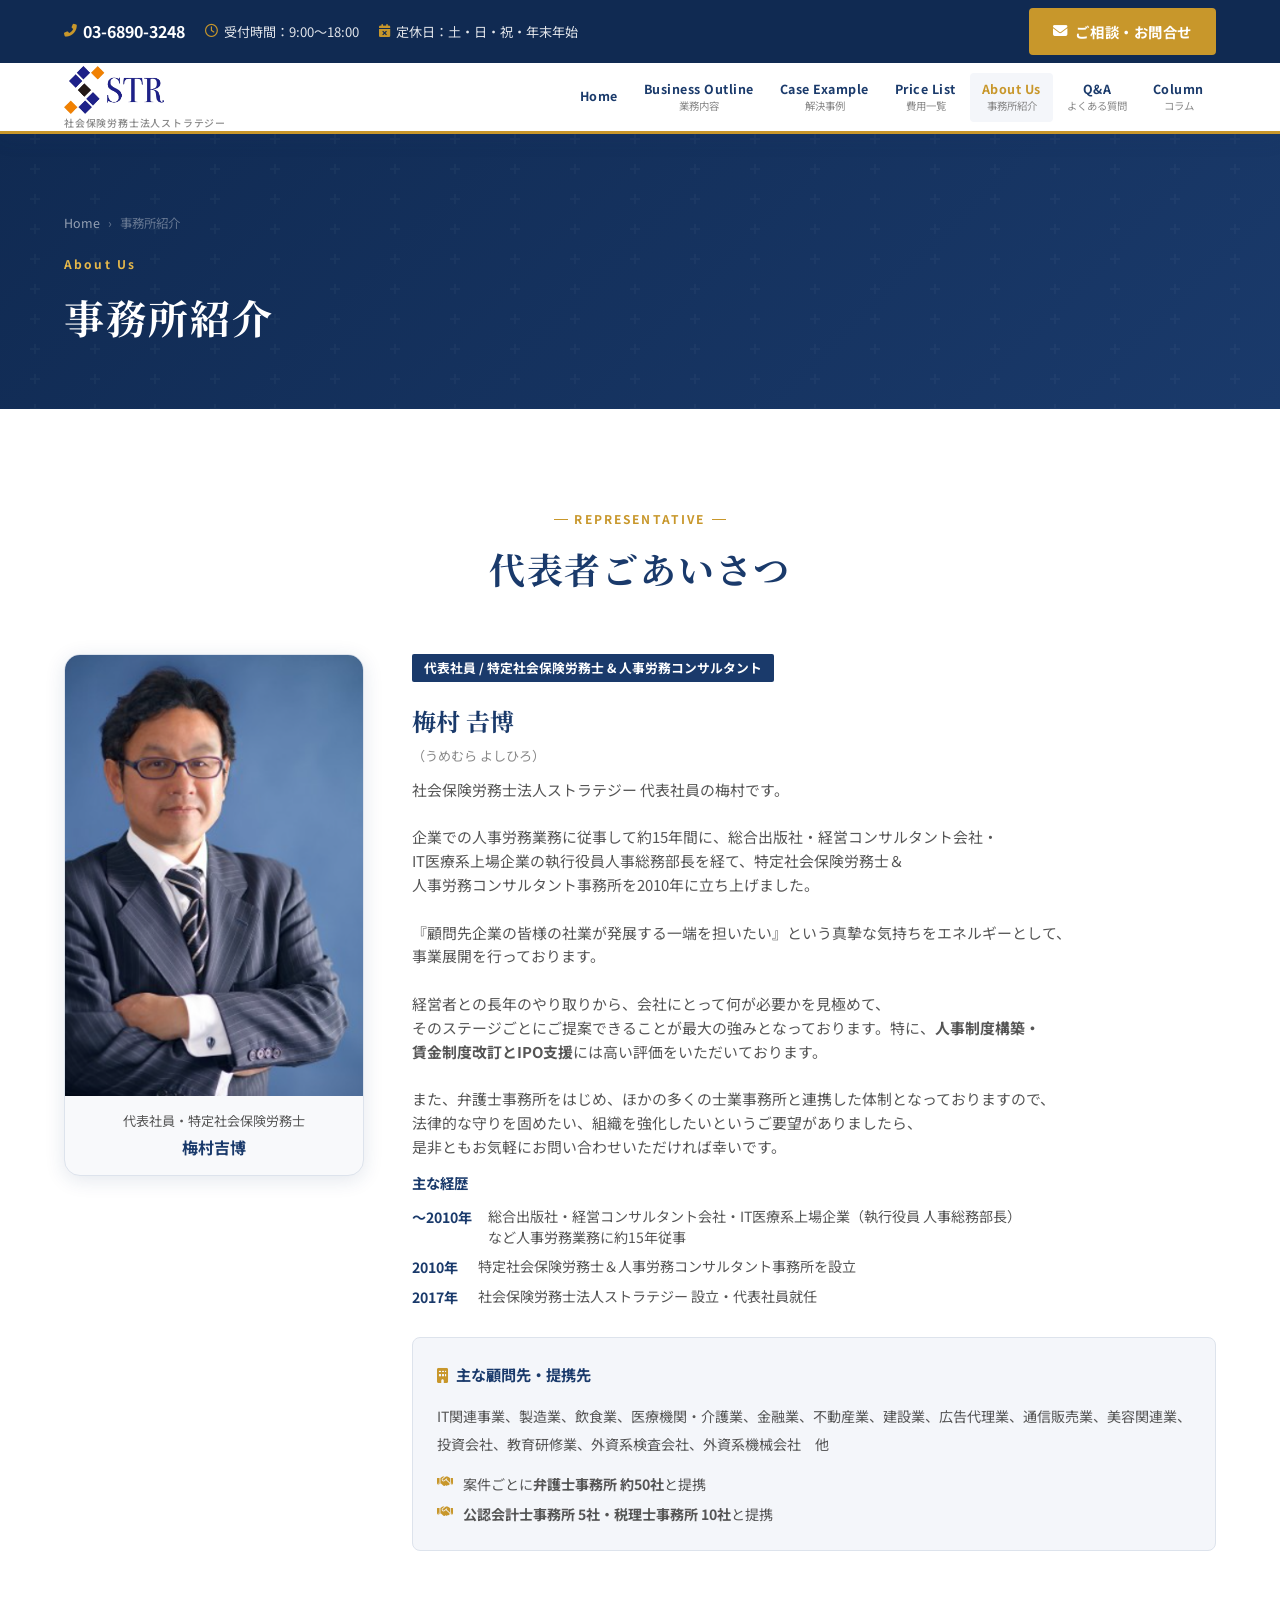
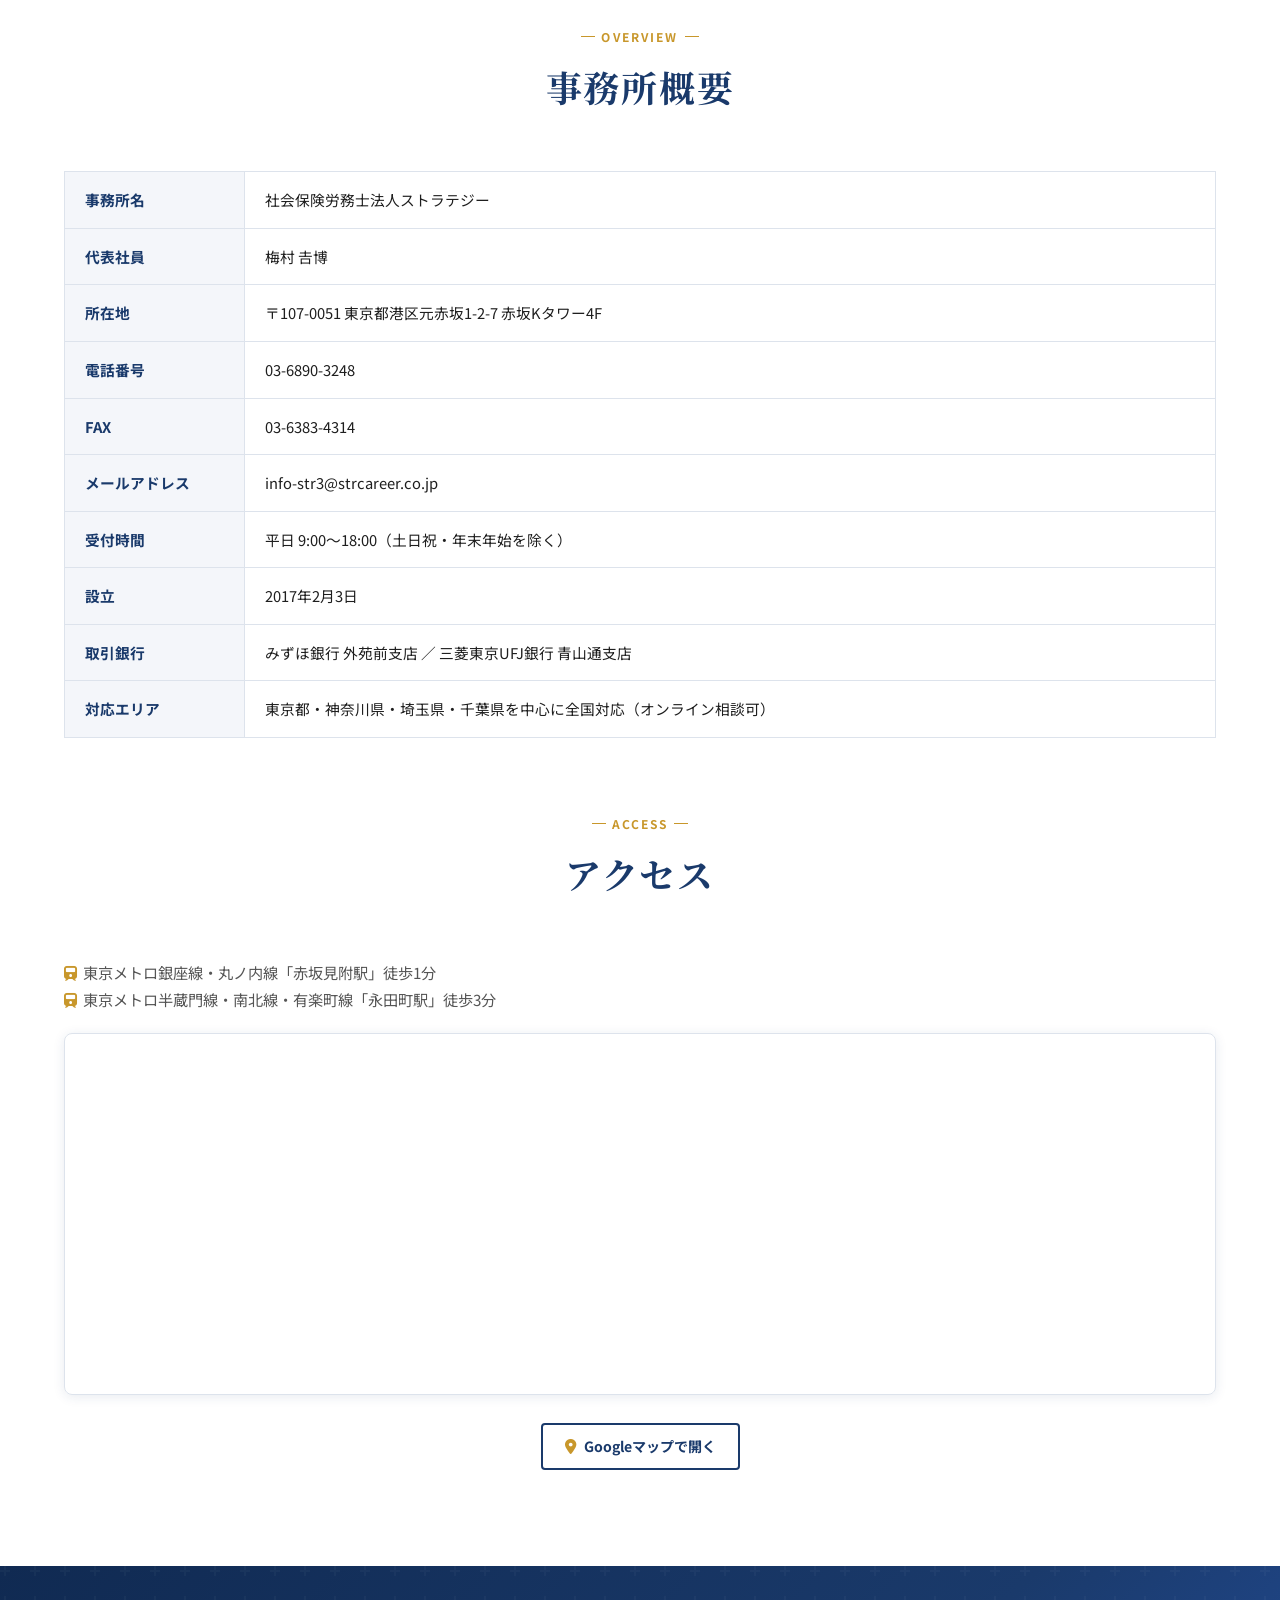
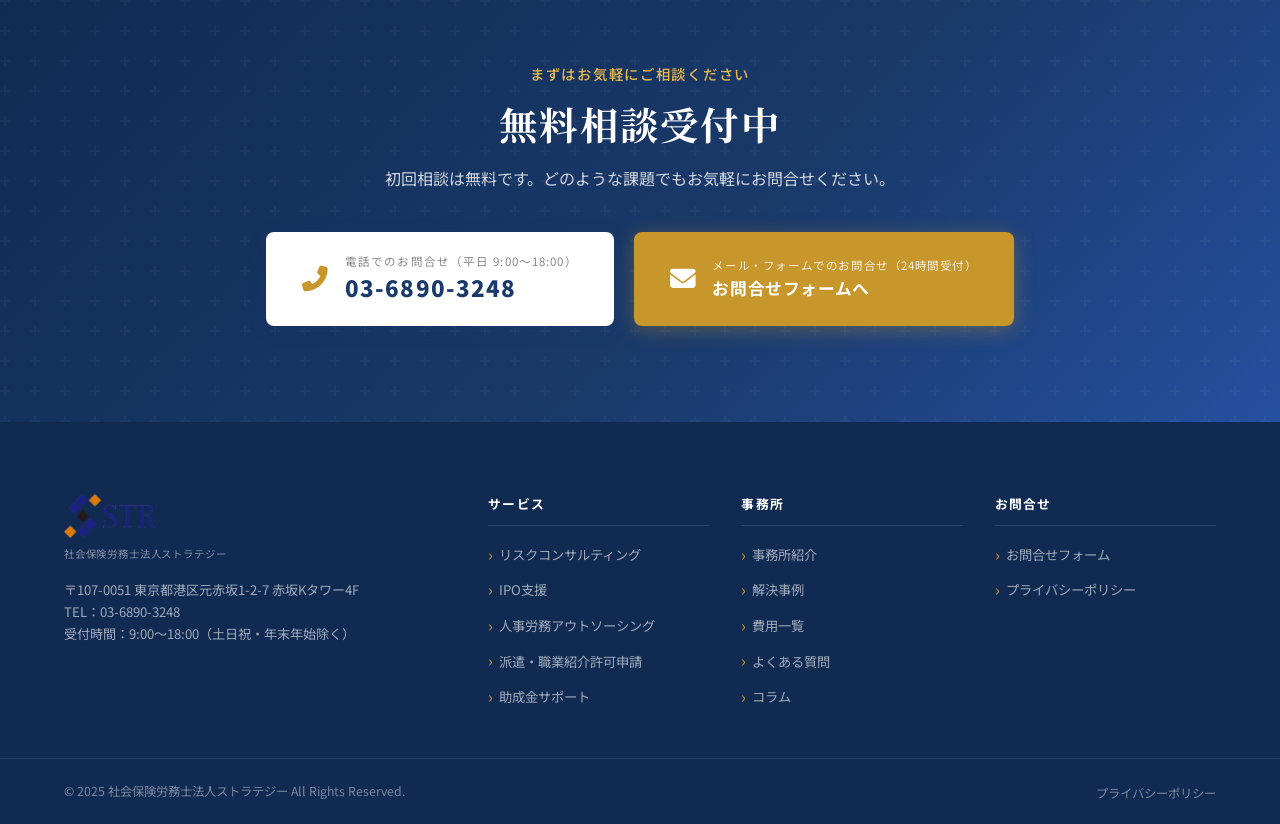
<file: about.html>
<!DOCTYPE html>
<html lang="ja">
<head>
  <meta charset="UTF-8">
  <meta name="viewport" content="width=device-width, initial-scale=1.0">
  <title>事務所紹介｜社会保険労務士法人ストラテジー</title>
  <meta name="description" content="社会保険労務士法人ストラテジーの事務所紹介ページです。代表社労士のプロフィール、事務所の理念・沿革・アクセスをご紹介します。">
  <link rel="preconnect" href="https://fonts.googleapis.com">
  <link rel="preconnect" href="https://fonts.gstatic.com" crossorigin>
  <link href="https://fonts.googleapis.com/css2?family=Noto+Sans+JP:wght@300;400;500;700;900&family=Noto+Serif+JP:wght@400;700&display=swap" rel="stylesheet">
  <link rel="stylesheet" href="https://cdn.jsdelivr.net/npm/@fortawesome/fontawesome-free@6.4.0/css/all.min.css">
  <link rel="stylesheet" href="css/style.css">
  <style>
    .philosophy-grid { display: grid; grid-template-columns: repeat(3, 1fr); gap: 28px; margin-bottom: 72px; }
    .philosophy-card {
      background: var(--color-white); border-radius: var(--radius-lg); padding: 36px 28px;
      border: 1px solid var(--color-border); text-align: center; transition: var(--transition);
    }
    .philosophy-card:hover { box-shadow: var(--shadow-lg); transform: translateY(-4px); }
    .philosophy-icon { font-size: 2rem; color: var(--color-accent); margin-bottom: 16px; }
    .philosophy-word { font-size: 1.2rem; font-weight: 900; color: var(--color-primary); font-family: var(--font-serif); margin-bottom: 12px; }
    .philosophy-desc { font-size: 0.88rem; color: var(--color-text-light); line-height: 1.6; }

    .profile-section { display: grid; grid-template-columns: 300px 1fr; gap: 48px; align-items: start; margin-bottom: 72px; }

    /* 代表者写真コンテナ */
    .profile-photo {
      display: flex;
      flex-direction: column;
      align-items: center;
      gap: 0;
      border-radius: var(--radius-lg);
      overflow: hidden;
      box-shadow: var(--shadow-md);
      border: 1px solid var(--color-border);
      background: #f8f9fb;
    }

    /* 代表者写真 <img> */
    .representative-photo {
      display: block;
      width: 100%;
      height: auto;
      max-width: 100%;
      object-fit: contain;
      object-position: center center;
    }

    /* 写真下キャプション */
    .profile-photo-text {
      display: block;
      width: 100%;
      padding: 12px 16px;
      background: var(--color-primary);
      color: #fff;
      font-size: 0.82rem;
      font-weight: 600;
      letter-spacing: 0.04em;
      text-align: center;
      line-height: 1.6;
    }

    /* 写真直下の氏名表示 */
    .profile-photo-name {
      display: block;
      width: 100%;
      padding: 14px 16px;
      text-align: center;
      font-size: 0.9rem;
      line-height: 1.6;
      color: var(--color-primary);
    }
    .profile-photo-name .profile-photo-title { font-size: 0.82rem; color: var(--color-text-light); display: block; margin-bottom: 4px; }
    .profile-photo-name .profile-photo-name-text { font-weight: 700; font-size: 1rem; }
    .profile-content h2 { font-size: 1.5rem; font-weight: 700; color: var(--color-primary); font-family: var(--font-serif); margin-bottom: 4px; }
    .profile-kana { font-size: 0.82rem; color: var(--color-text-muted); margin-bottom: 20px; }
    .profile-title { display: inline-block; background: var(--color-primary); color: #fff; font-size: 0.8rem; font-weight: 700; padding: 4px 12px; border-radius: 2px; margin-bottom: 20px; }
    .profile-desc { font-size: 0.93rem; color: var(--color-text-light); line-height: 1.6; margin-bottom: 16px; }
    .profile-career h3 { font-size: 0.9rem; font-weight: 700; color: var(--color-primary); margin-bottom: 12px; }
    .career-list { display: flex; flex-direction: column; gap: 8px; }
    .career-item { display: flex; gap: 16px; font-size: 0.88rem; }
    .career-year { font-weight: 700; color: var(--color-primary); white-space: nowrap; min-width: 50px; }
    .career-text { color: var(--color-text-light); line-height: 1.5; }

    .history-list { display: flex; flex-direction: column; gap: 0; }
    .history-item { display: flex; gap: 24px; padding: 20px 0; border-bottom: 1px solid var(--color-border); font-size: 0.92rem; }
    .history-year { font-weight: 700; color: var(--color-primary); min-width: 60px; }
    .history-text { color: var(--color-text-light); line-height: 1.5; }

    .overview-table { width: 100%; border-collapse: collapse; }
    .overview-table th, .overview-table td {
      padding: 16px 20px; border: 1px solid var(--color-border);
      text-align: left; vertical-align: top; font-size: 0.92rem; line-height: 1.6;
    }
    .overview-table th { background: var(--color-bg-light); color: var(--color-primary); font-weight: 700; white-space: nowrap; width: 180px; }

    @media (max-width: 768px) {
      .philosophy-grid { grid-template-columns: 1fr; }
      .profile-section { grid-template-columns: 1fr; }
      .profile-photo { width: 100%; max-width: 100%; margin: 0 auto; }
      .representative-photo { width: 100%; }
    }
  </style>
</head>
<body>
  <header class="site-header" id="site-header">
    <div class="header-top"><div class="container header-top-inner"><div class="header-info"><span class="header-tel"><i class="fas fa-phone-alt"></i><a href="tel:0368903248">03-6890-3248</a></span><span class="header-hours"><i class="far fa-clock"></i>受付時間：9:00〜18:00</span><span class="header-holiday"><i class="fas fa-calendar-times"></i>定休日：土・日・祝・年末年始</span></div><a href="contact.html" class="btn btn-cta"><i class="fas fa-envelope"></i>ご相談・お問合せ</a></div></div>
    <div class="header-main"><div class="container header-main-inner">
      <div class="site-logo"><a href="index.html"><img src="images/logo-transparent.png" alt="STRATOZ 社会保険労務士法人ストラテジー" class="logo-img"><span class="logo-ja">社会保険労務士法人ストラテジー</span></a></div>
      <nav class="global-nav" id="global-nav"><ul class="nav-list">
        <li class="nav-item"><a href="index.html"><span class="nav-en">Home</span></a></li>
        <li class="nav-item"><a href="business.html"><span class="nav-en">Business Outline</span><span class="nav-ja">業務内容</span></a></li>
        <li class="nav-item"><a href="cases.html"><span class="nav-en">Case Example</span><span class="nav-ja">解決事例</span></a></li>
        <li class="nav-item"><a href="price.html"><span class="nav-en">Price List</span><span class="nav-ja">費用一覧</span></a></li>
        <li class="nav-item active"><a href="about.html"><span class="nav-en">About Us</span><span class="nav-ja">事務所紹介</span></a></li>
        <li class="nav-item"><a href="qa.html"><span class="nav-en">Q&amp;A</span><span class="nav-ja">よくある質問</span></a></li>
        <li class="nav-item"><a href="column.html"><span class="nav-en">Column</span><span class="nav-ja">コラム</span></a></li>
      </ul></nav>
      <button class="hamburger" id="hamburger" aria-label="メニューを開く" aria-expanded="false"><span></span><span></span><span></span></button>
    </div></div>
  </header>
  <div class="mobile-nav-overlay" id="mobile-nav-overlay"></div>
  <nav class="mobile-nav" id="mobile-nav"><button class="mobile-nav-close" id="mobile-nav-close"><i class="fas fa-times"></i></button><div class="mobile-logo"><img src="images/logo-transparent.png" alt="STRATOZ 社会保険労務士法人ストラテジー" class="logo-img"><span class="logo-ja">社会保険労務士法人ストラテジー</span></div><ul class="mobile-nav-list"><li><a href="index.html">Home</a></li><li><a href="business.html">Business Outline <span>業務内容</span></a></li><li><a href="cases.html">Case Example <span>解決事例</span></a></li><li><a href="price.html">Price List <span>費用一覧</span></a></li><li><a href="about.html">About Us <span>事務所紹介</span></a></li><li><a href="qa.html">Q&amp;A <span>よくある質問</span></a></li><li><a href="column.html">Column <span>コラム</span></a></li></ul>
  <div class="mobile-nav-contact"><a href="tel:0368903248" class="mobile-tel"><i class="fas fa-phone-alt"></i>03-6890-3248</a><a href="contact.html" class="btn btn-cta"><i class="fas fa-envelope"></i>ご相談・お問合せ</a></div></nav>

  <main>
    <div class="page-hero">
      <div class="container page-hero-inner">
        <div class="breadcrumb"><a href="index.html">Home</a><span>›</span><span>事務所紹介</span></div>
        <p class="page-hero-en">About Us</p>
        <h1 class="page-hero-title">事務所紹介</h1>
      </div>
    </div>

    <section class="content-section">
      <div class="container">

        <!-- 代表プロフィール -->
        <div class="section-header">
          <p class="section-label">Representative</p>
          <h2 class="section-title">代表者ごあいさつ</h2>
        </div>
        <div class="profile-section" data-aos="fade-up">
          <div class="profile-photo">
            <img src="images/representative.jpg" alt="代表社員 梅村𠮷博" class="representative-photo">
            <span class="profile-photo-name">
              <span class="profile-photo-title">代表社員・特定社会保険労務士</span>
              <span class="profile-photo-name-text">梅村吉博</span>
            </span>
          </div>
          <div class="profile-content">
            <span class="profile-title">代表社員 / 特定社会保険労務士 &amp; 人事労務コンサルタント</span>
            <h2>梅村 𠮷博</h2>
            <p class="profile-kana">（うめむら よしひろ）</p>
            <p class="profile-desc">
              社会保険労務士法人ストラテジー 代表社員の梅村です。<br><br>
              企業での人事労務業務に従事して約15年間に、総合出版社・経営コンサルタント会社・IT医療系上場企業の執行役員人事総務部長を経て、特定社会保険労務士＆人事労務コンサルタント事務所を2010年に立ち上げました。<br><br>
              『顧問先企業の皆様の社業が発展する一端を担いたい』という真摯な気持ちをエネルギーとして、事業展開を行っております。<br><br>
              経営者との長年のやり取りから、会社にとって何が必要かを見極めて、そのステージごとにご提案できることが最大の強みとなっております。特に、<strong>人事制度構築・賃金制度改訂とIPO支援</strong>には高い評価をいただいております。<br><br>
              また、弁護士事務所をはじめ、ほかの多くの士業事務所と連携した体制となっておりますので、法律的な守りを固めたい、組織を強化したいというご要望がありましたら、是非ともお気軽にお問い合わせいただければ幸いです。
            </p>
            <div class="profile-career">
              <h3>主な経歴</h3>
              <div class="career-list">
                <div class="career-item"><span class="career-year">〜2010年</span><span class="career-text">総合出版社・経営コンサルタント会社・IT医療系上場企業（執行役員 人事総務部長）など人事労務業務に約15年従事</span></div>
                <div class="career-item"><span class="career-year">2010年</span><span class="career-text">特定社会保険労務士＆人事労務コンサルタント事務所を設立</span></div>
                <div class="career-item"><span class="career-year">2017年</span><span class="career-text">社会保険労務士法人ストラテジー 設立・代表社員就任</span></div>
              </div>
            </div>

            <!-- 主な顧問先・提携先 -->
            <div style="margin-top:28px; background:var(--color-bg-light); border-radius:var(--radius-md); padding:24px; border:1px solid var(--color-border);">
              <h3 style="font-size:0.95rem; font-weight:700; color:var(--color-primary); margin-bottom:16px;"><i class="fas fa-building" style="color:var(--color-accent); margin-right:8px;"></i>主な顧問先・提携先</h3>
              <p style="font-size:0.88rem; line-height:2; color:var(--color-text-light); margin-bottom:14px;">
                IT関連事業、製造業、飲食業、医療機関・介護業、金融業、不動産業、建設業、広告代理業、通信販売業、美容関連業、投資会社、教育研修業、外資系検査会社、外資系機械会社　他
              </p>
              <div style="display:flex; flex-direction:column; gap:8px;">
                <div style="display:flex; align-items:flex-start; gap:10px; font-size:0.88rem; color:var(--color-text-light);">
                  <i class="fas fa-handshake" style="color:var(--color-accent); margin-top:3px; font-size:0.8rem;"></i>
                  <span>案件ごとに<strong>弁護士事務所 約50社</strong>と提携</span>
                </div>
                <div style="display:flex; align-items:flex-start; gap:10px; font-size:0.88rem; color:var(--color-text-light);">
                  <i class="fas fa-handshake" style="color:var(--color-accent); margin-top:3px; font-size:0.8rem;"></i>
                  <span><strong>公認会計士事務所 5社・税理士事務所 10社</strong>と提携</span>
                </div>
              </div>
            </div>
          </div>
        </div>

        <!-- 事務所概要 -->
        <div class="section-header" style="margin-top:72px;">
          <p class="section-label">Overview</p>
          <h2 class="section-title">事務所概要</h2>
        </div>
        <table class="overview-table" data-aos="fade-up">
          <tbody>
            <tr><th>事務所名</th><td>社会保険労務士法人ストラテジー</td></tr>
            <tr><th>代表社員</th><td>梅村 𠮷博</td></tr>
            <tr><th>所在地</th><td>〒107-0051 東京都港区元赤坂1-2-7 赤坂Kタワー4F</td></tr>
            <tr><th>電話番号</th><td><a href="tel:0368903248">03-6890-3248</a></td></tr>
            <tr><th>FAX</th><td>03-6383-4314</td></tr>
            <tr><th>メールアドレス</th><td><a href="mailto:info-str3@strcareer.co.jp">info-str3@strcareer.co.jp</a></td></tr>
            <tr><th>受付時間</th><td>平日 9:00〜18:00（土日祝・年末年始を除く）</td></tr>
            <tr><th>設立</th><td>2017年2月3日</td></tr>
            <tr><th>取引銀行</th><td>みずほ銀行 外苑前支店 ／ 三菱東京UFJ銀行 青山通支店</td></tr>
            <tr><th>対応エリア</th><td>東京都・神奈川県・埼玉県・千葉県を中心に全国対応（オンライン相談可）</td></tr>
          </tbody>
        </table>

        <!-- アクセス -->
        <div class="section-header" style="margin-top:72px;">
          <p class="section-label">Access</p>
          <h2 class="section-title">アクセス</h2>
        </div>
        <div data-aos="fade-up">
          <p style="font-size:0.95rem;color:var(--color-text-light);margin-bottom:20px;line-height:1.8;">
            <i class="fas fa-train" style="color:var(--color-accent);margin-right:6px;"></i>東京メトロ銀座線・丸ノ内線「赤坂見附駅」徒歩1分<br>
            <i class="fas fa-train" style="color:var(--color-accent);margin-right:6px;"></i>東京メトロ半蔵門線・南北線・有楽町線「永田町駅」徒歩3分
          </p>
          <div class="office-map">
            <iframe
              src="https://www.google.com/maps/embed?pb=!1m18!1m12!1m3!1d3241.5!2d139.7267!3d35.6789!2m3!1f0!2f0!3f0!3m2!1i1024!2i768!4f13.1!3m3!1m2!1s0x60188b7b2b2b2b2b%3A0x0!2z5p2x5Lqs6YO95riv5Yy6576O5LuY5Z2C77yR77yCMi03IOi_o5Z25Lqs5LiKIOWkqumDqA!5e0!3m2!1sja!2sjp!4v1700000000000&q=赤坂Kタワー+東京都港区元赤坂1-2-7"
              width="100%"
              height="360"
              style="border:0;display:block;"
              allowfullscreen=""
              loading="lazy"
              referrerpolicy="no-referrer-when-downgrade"
              title="社会保険労務士法人ストラテジー アクセスマップ"
            ></iframe>
          </div>
          <div style="text-align:center;margin-top:14px;">
            <a href="https://www.google.com/maps/search/東京都港区元赤坂1-2-7+赤坂Kタワー4F" target="_blank" rel="noopener noreferrer" class="map-open-btn">
              <i class="fas fa-map-marker-alt"></i>Googleマップで開く
            </a>
          </div>
        </div>

      </div>
    </section>

    <section class="contact-cta-section">
      <div class="container"><div class="contact-cta-inner">
        <div class="contact-cta-text"><p class="contact-cta-sub">まずはお気軽にご相談ください</p><h2 class="contact-cta-title">無料相談受付中</h2><p class="contact-cta-desc">初回相談は無料です。どのような課題でもお気軽にお問合せください。</p></div>
        <div class="contact-cta-buttons">
          <a href="tel:0368903248" class="btn btn-tel"><i class="fas fa-phone-alt"></i><span><small>電話でのお問合せ（平日 9:00〜18:00）</small>03-6890-3248</span></a>
          <a href="contact.html" class="btn btn-contact-mail"><i class="fas fa-envelope"></i><span><small>メール・フォームでのお問合せ（24時間受付）</small>お問合せフォームへ</span></a>
        </div>
      </div></div>
    </section>
  </main>

  <footer class="site-footer">
    <div class="footer-main"><div class="container footer-main-inner"><div class="footer-brand"><div class="footer-logo"><img src="images/logo-transparent.png" alt="STRATOZ 社会保険労務士法人ストラテジー" class="logo-img"><span class="logo-ja">社会保険労務士法人ストラテジー</span></div><address class="footer-address">〒107-0051 東京都港区元赤坂1-2-7 赤坂Kタワー4F<br>TEL：<a href="tel:0368903248">03-6890-3248</a><br>受付時間：9:00〜18:00（土日祝・年末年始除く）</address></div><nav class="footer-nav"><div class="footer-nav-col"><h3 class="footer-nav-heading">サービス</h3><ul><li><a href="business.html#risk">リスクコンサルティング</a></li><li><a href="business.html#ipo">IPO支援</a></li><li><a href="business.html#outsourcing">人事労務アウトソーシング</a></li><li><a href="business.html#dispatch">派遣・職業紹介許可申請</a></li><li><a href="business.html#subsidy">助成金サポート</a></li></ul></div><div class="footer-nav-col"><h3 class="footer-nav-heading">事務所</h3><ul><li><a href="about.html">事務所紹介</a></li><li><a href="cases.html">解決事例</a></li><li><a href="price.html">費用一覧</a></li><li><a href="qa.html">よくある質問</a></li><li><a href="column.html">コラム</a></li></ul></div><div class="footer-nav-col"><h3 class="footer-nav-heading">お問合せ</h3><ul><li><a href="contact.html">お問合せフォーム</a></li><li><a href="privacy.html">プライバシーポリシー</a></li></ul></div></nav></div></div>
    <div class="footer-bottom"><div class="container footer-bottom-inner"><p class="copyright">&copy; 2025 社会保険労務士法人ストラテジー All Rights Reserved.</p><ul class="footer-links"><li><a href="privacy.html">プライバシーポリシー</a></li></ul></div></div>
  </footer>
  <button class="back-to-top" id="back-to-top"><i class="fas fa-chevron-up"></i></button>
  <script src="js/main.js"></script>
</body>
</html>
</file>
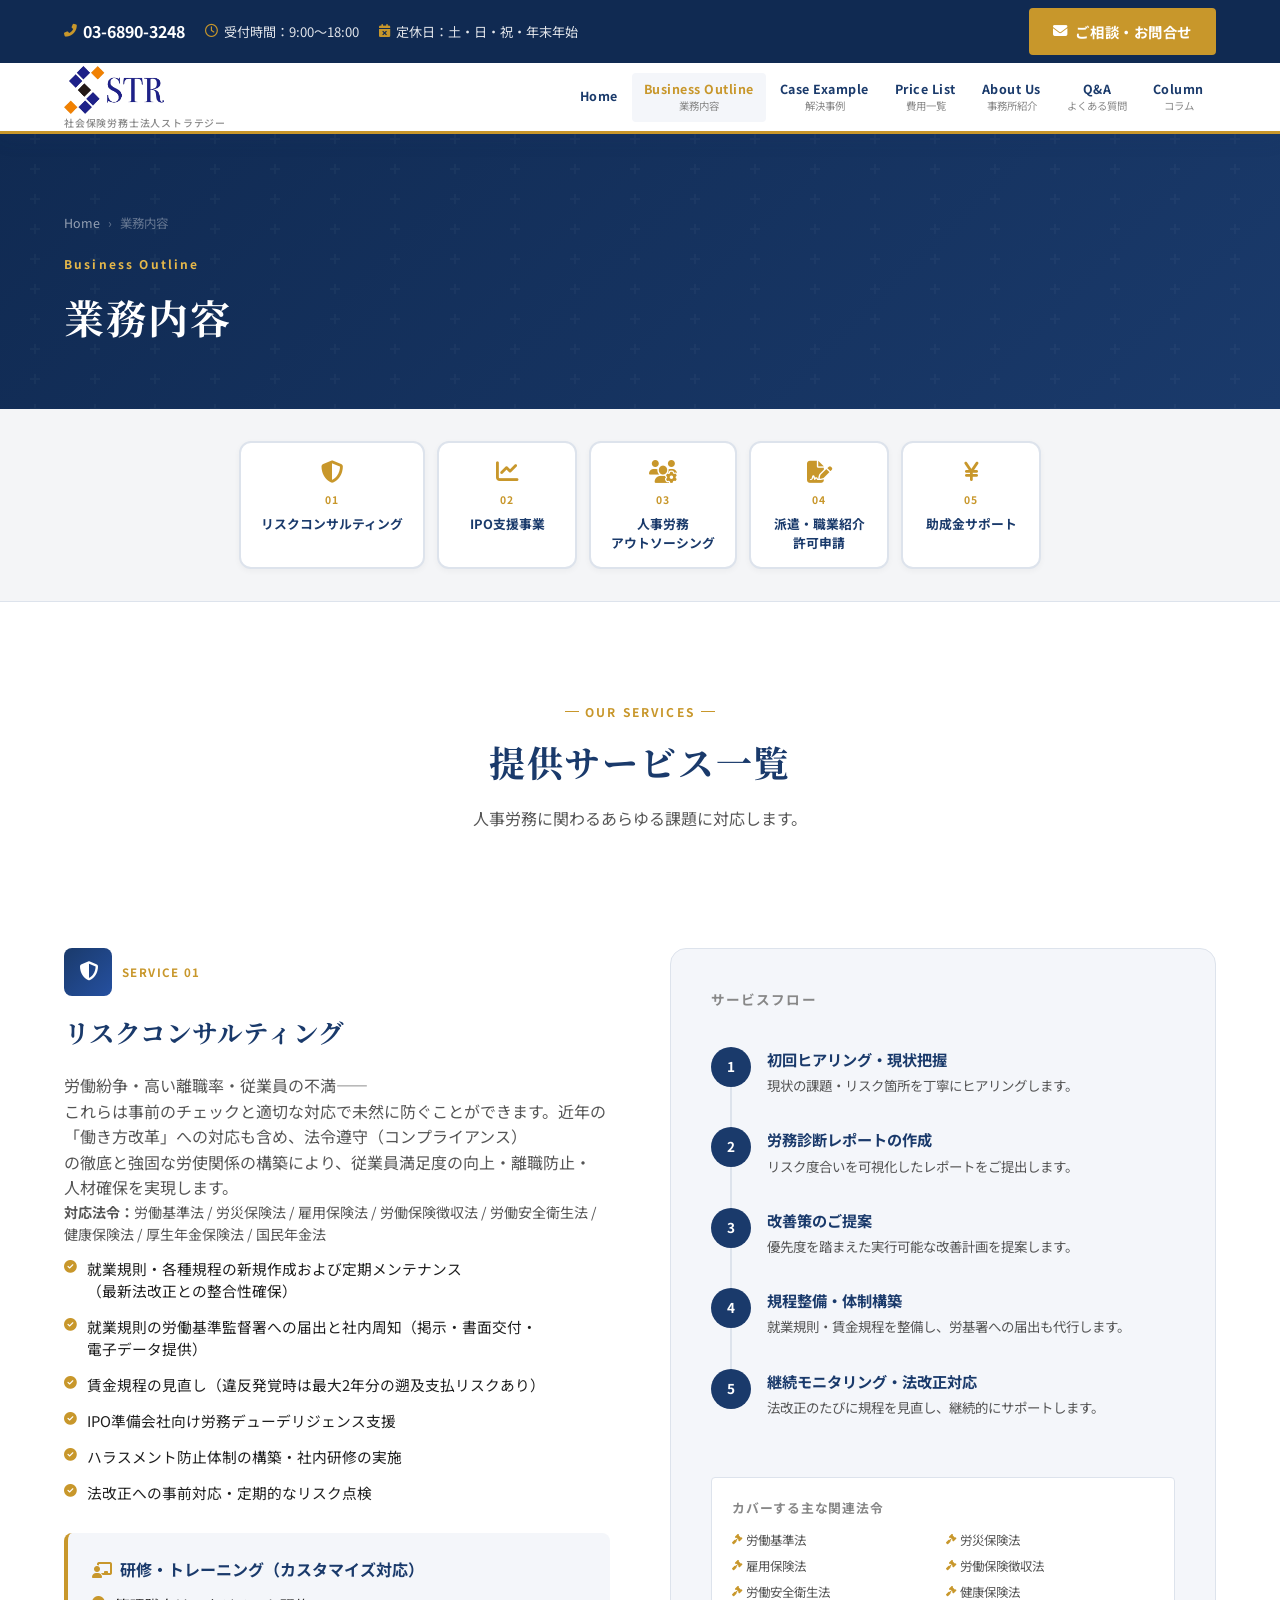
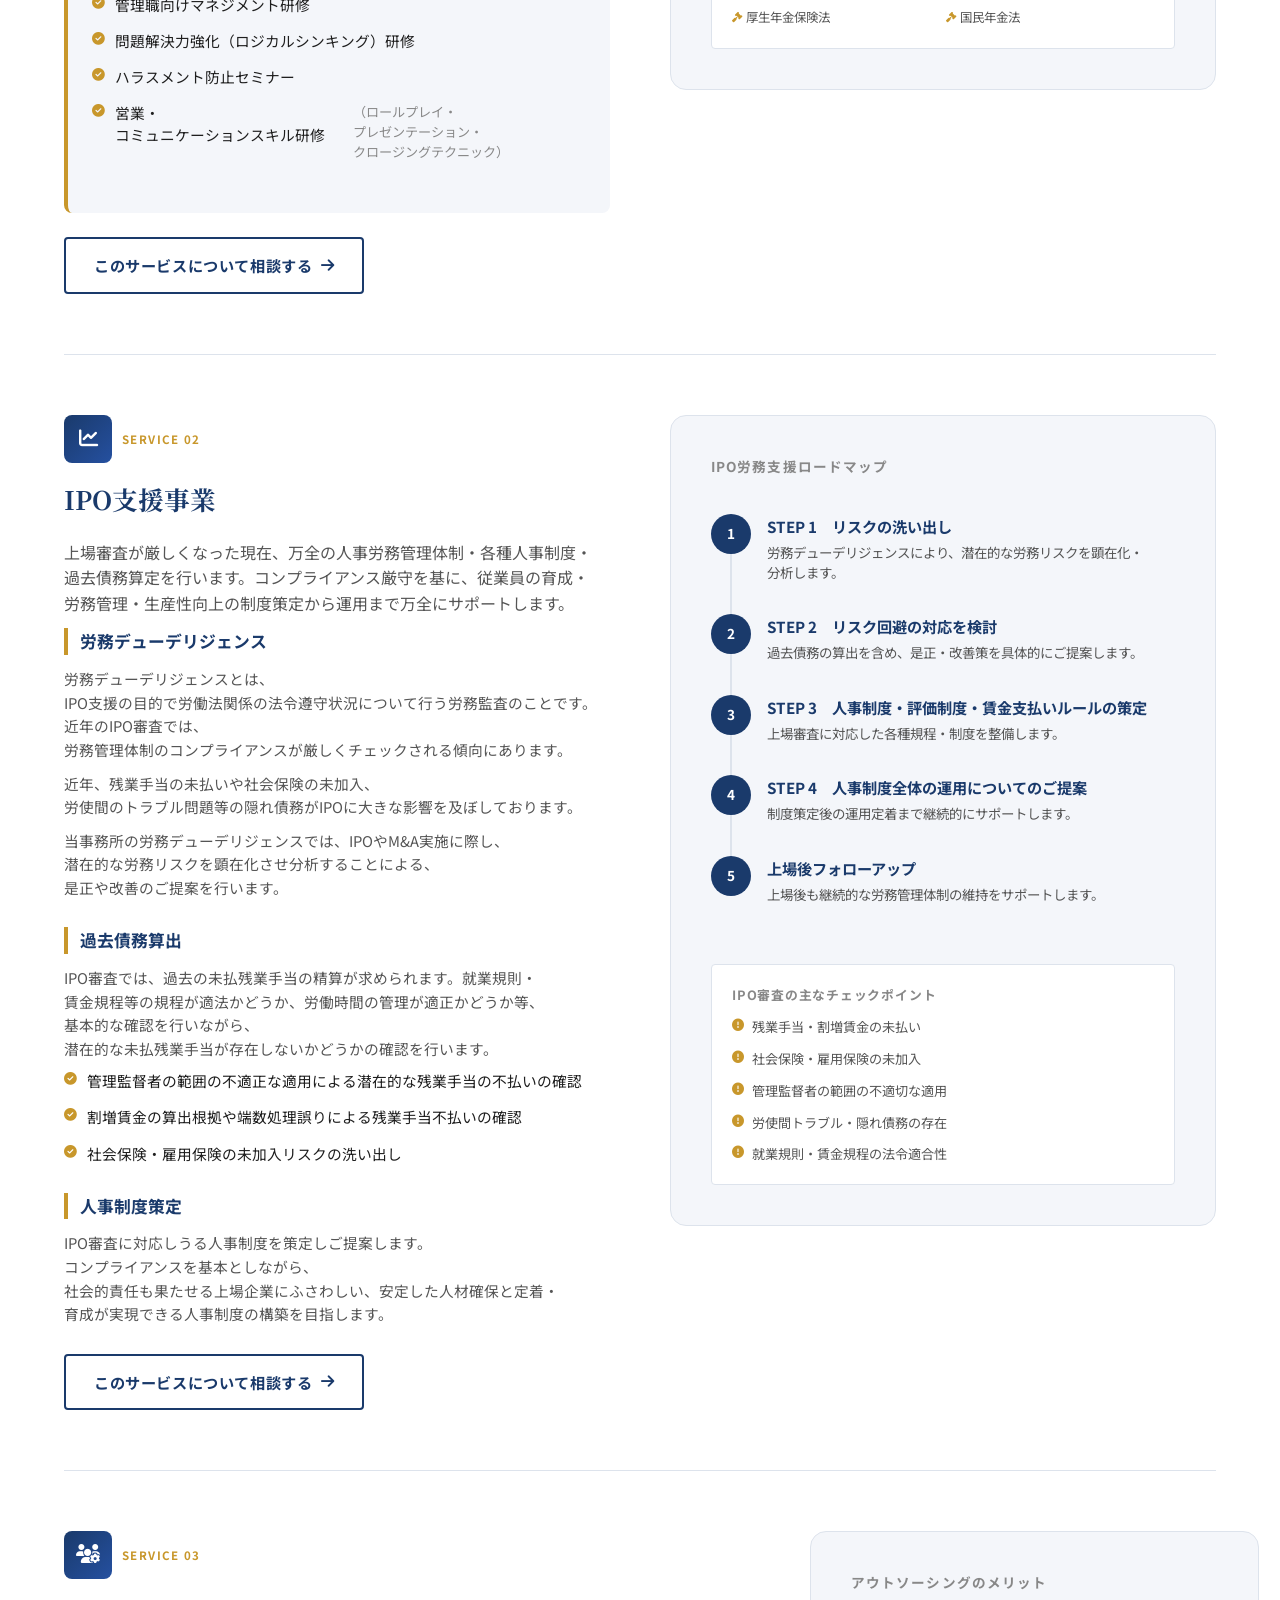
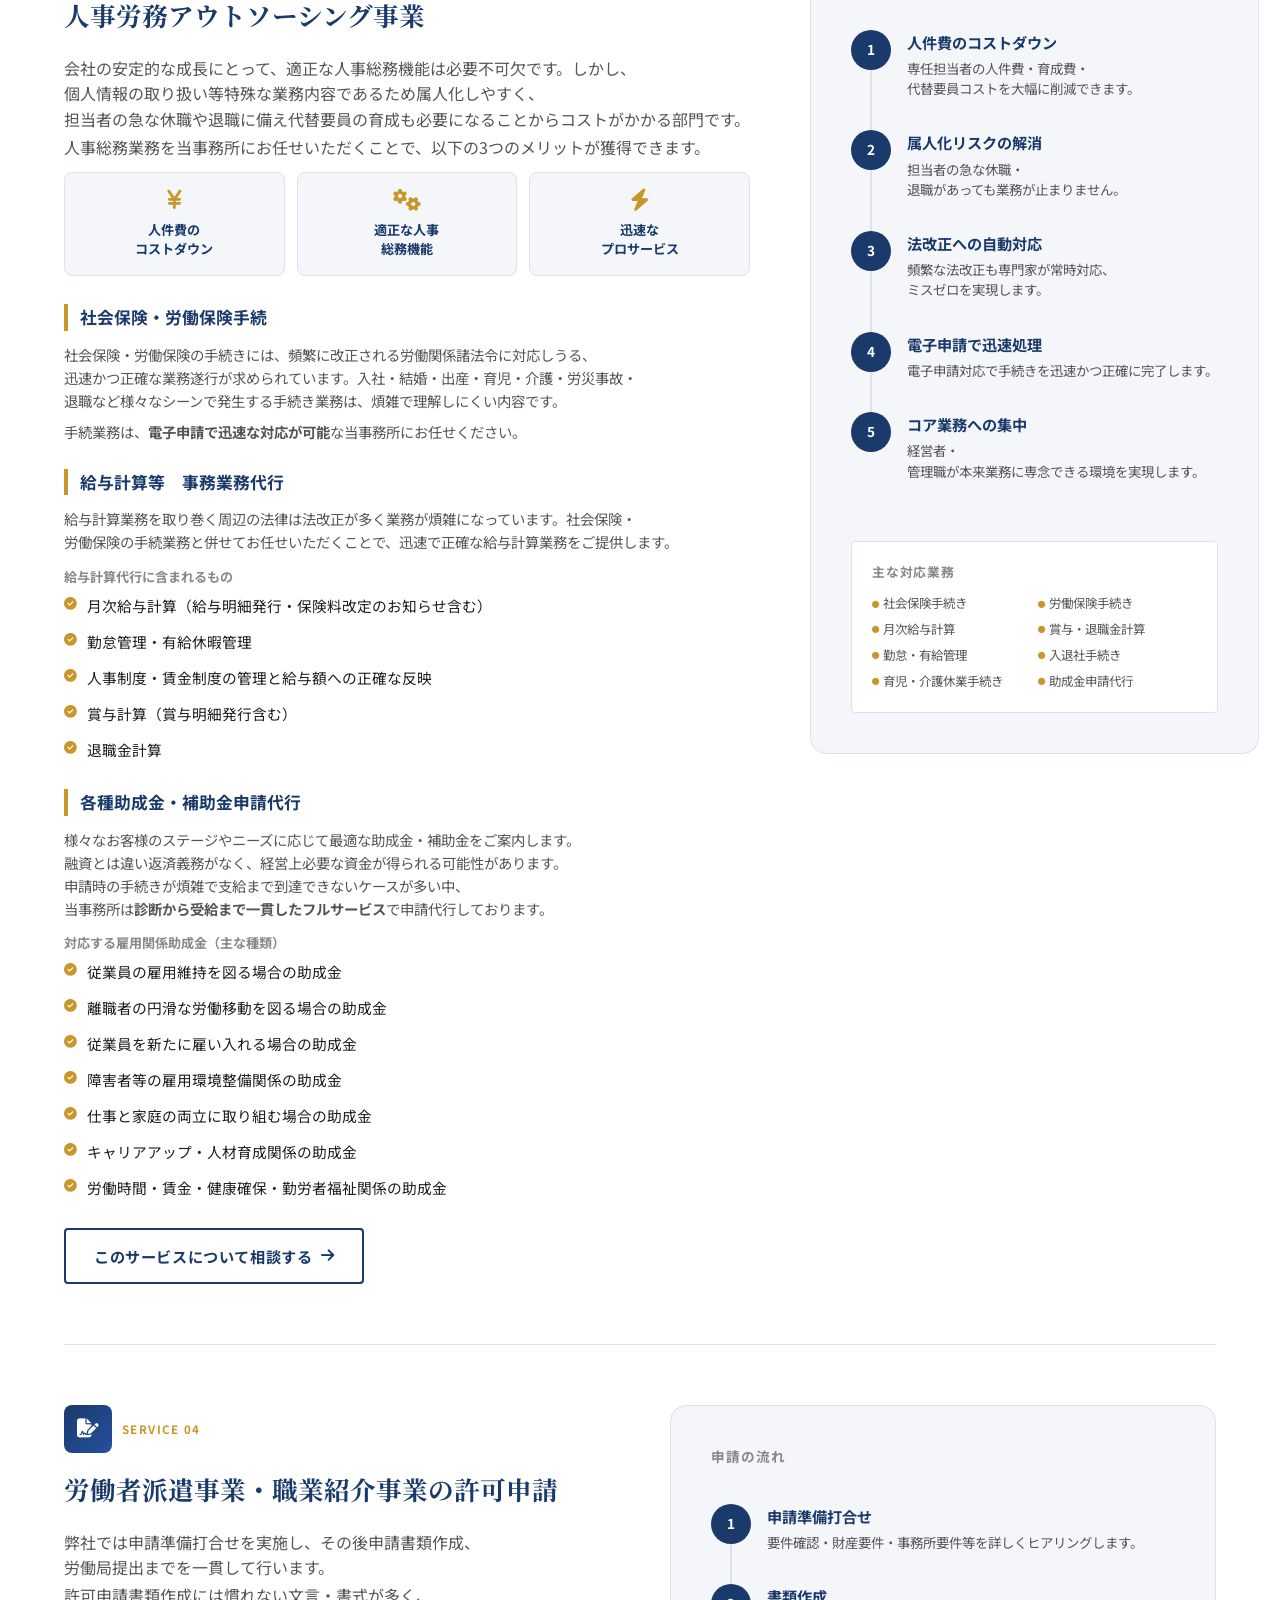
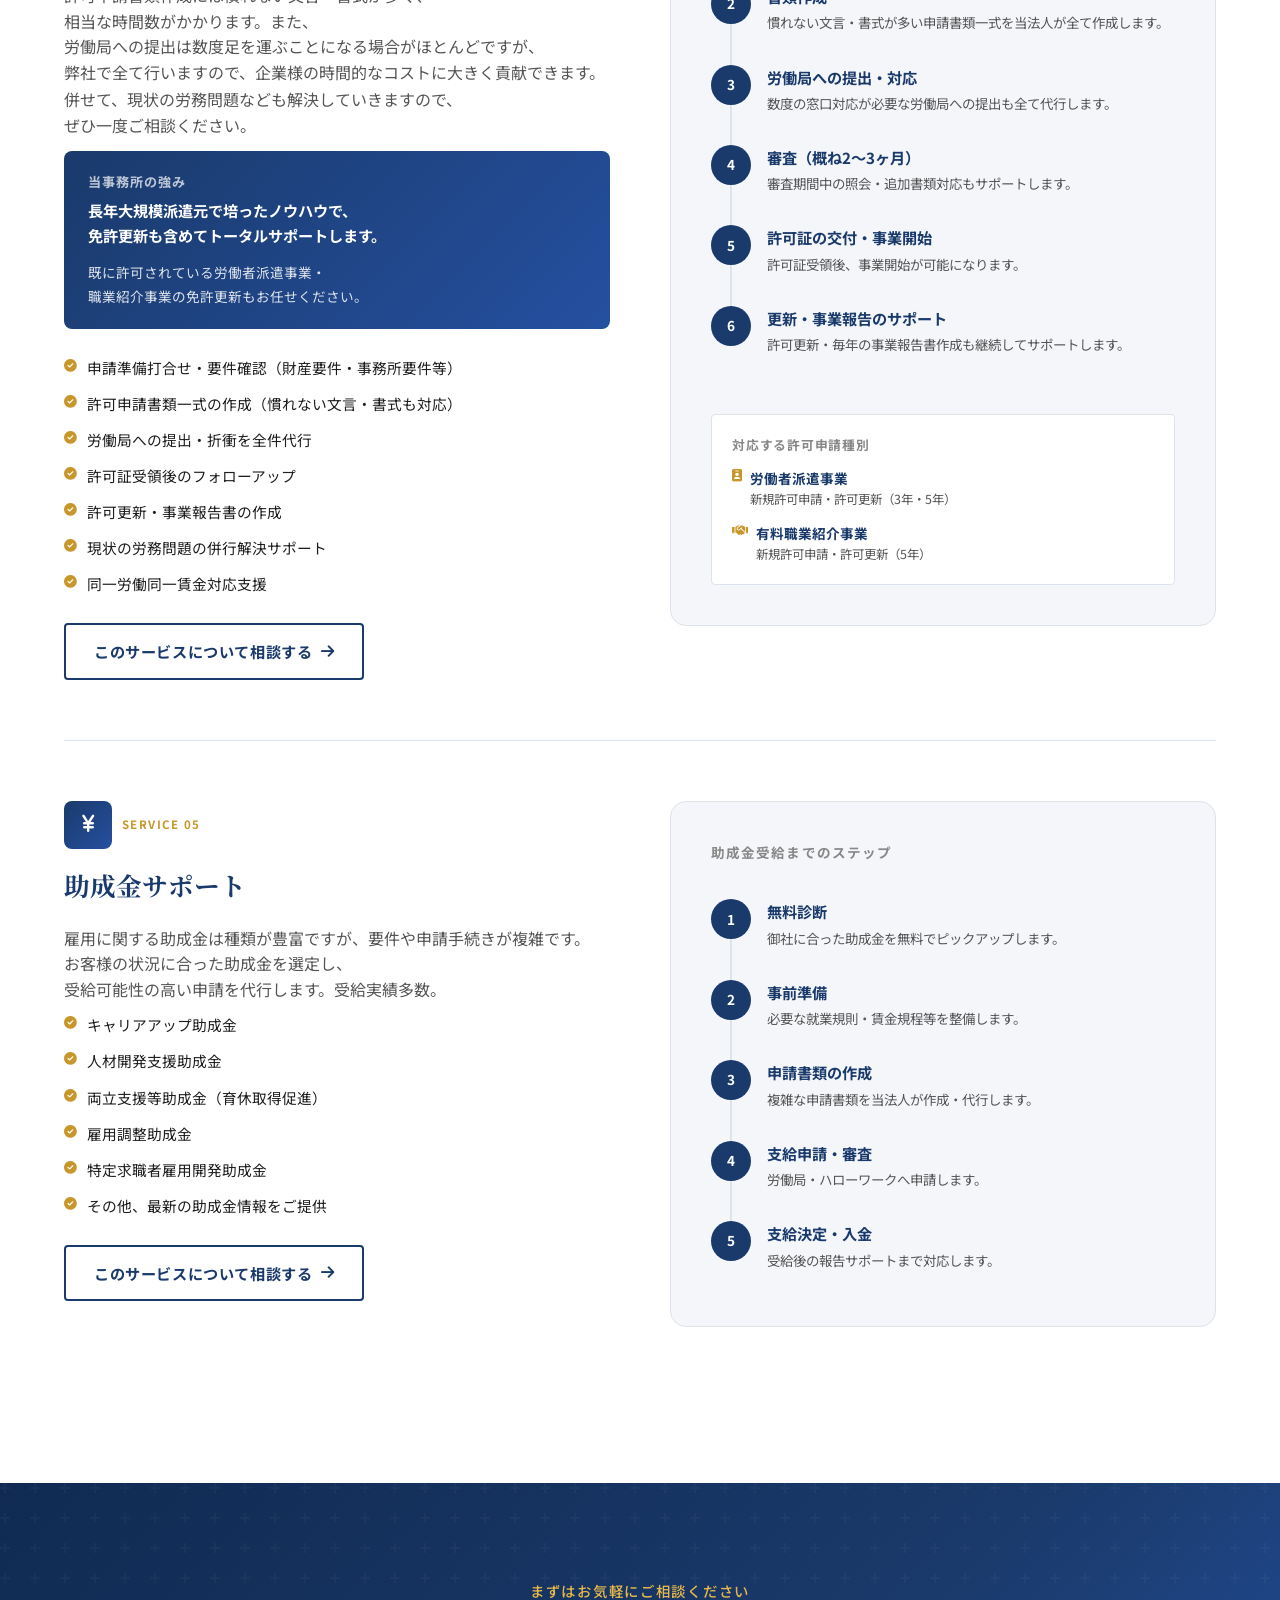
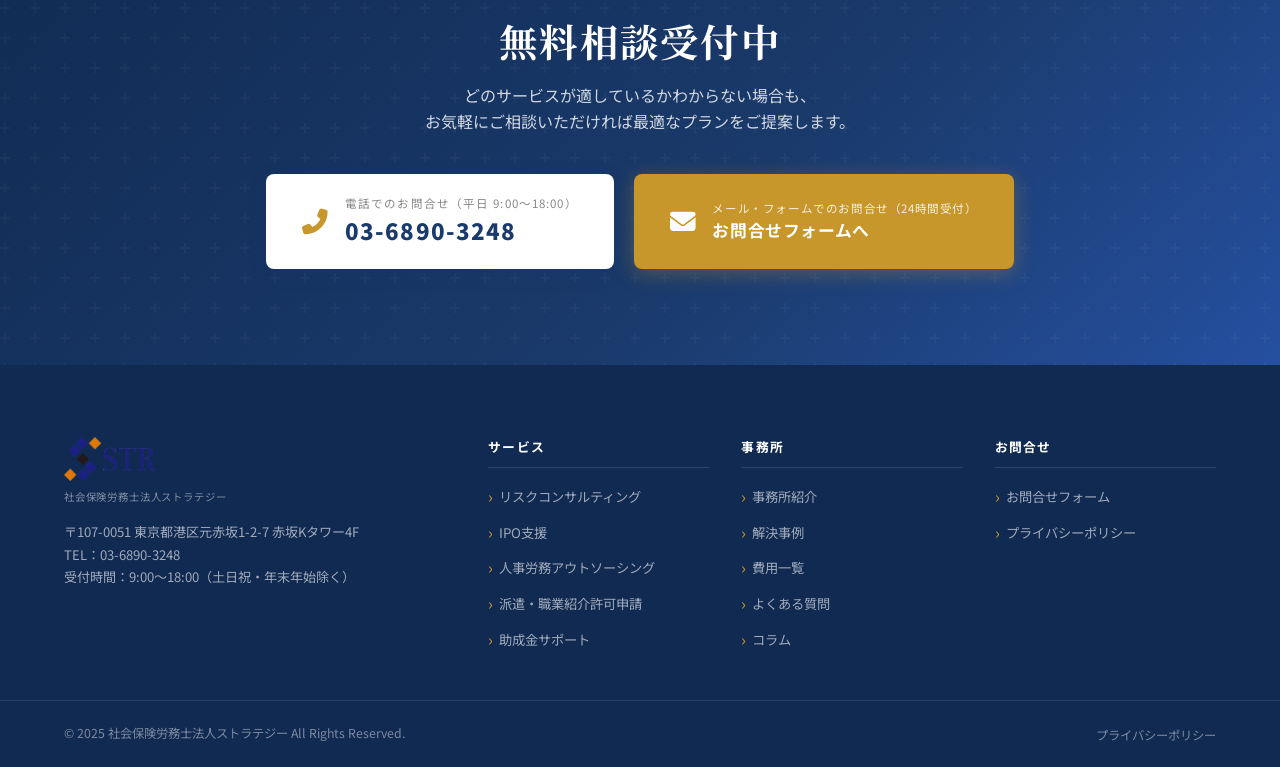
<file: business.html>
<!DOCTYPE html>
<html lang="ja">
<head>
  <meta charset="UTF-8">
  <meta name="viewport" content="width=device-width, initial-scale=1.0">
  <title>業務内容｜社会保険労務士法人ストラテジー</title>
  <meta name="description" content="リスクコンサルティング、IPO支援、人事労務アウトソーシング、派遣・職業紹介許可申請、助成金サポートなど、社会保険労務士法人ストラテジーの業務内容をご紹介します。">
  <link rel="preconnect" href="https://fonts.googleapis.com">
  <link rel="preconnect" href="https://fonts.gstatic.com" crossorigin>
  <link href="https://fonts.googleapis.com/css2?family=Noto+Sans+JP:wght@300;400;500;700;900&family=Noto+Serif+JP:wght@400;700&display=swap" rel="stylesheet">
  <link rel="stylesheet" href="https://cdn.jsdelivr.net/npm/@fortawesome/fontawesome-free@6.4.0/css/all.min.css">
  <link rel="stylesheet" href="css/style.css">
  <style>
    .service-nav { display: flex; gap: 12px; flex-wrap: wrap; margin-bottom: 56px; justify-content: center; }
    .tab-btn {
      padding: 10px 24px; border: 2px solid var(--color-border); border-radius: 100px;
      font-size: 0.88rem; font-weight: 700; color: var(--color-text-light);
      background: var(--color-white); cursor: pointer; transition: var(--transition);
    }
    .tab-btn:hover, .tab-btn.active {
      background: var(--color-primary); border-color: var(--color-primary); color: var(--color-white);
    }
    .service-detail {
      display: grid; grid-template-columns: 1fr 1fr; gap: 60px; align-items: start;
      padding: 60px 0; border-bottom: 1px solid var(--color-border);
    }
    .service-detail:last-child { border-bottom: none; }
    .service-detail.reverse { }
    .service-detail-badge {
      display: inline-flex; align-items: center; gap: 10px; margin-bottom: 16px;
    }
    .service-detail-badge .icon-wrap {
      width: 48px; height: 48px; background: linear-gradient(135deg, var(--color-primary), var(--color-primary-light));
      border-radius: var(--radius-md); display: flex; align-items: center; justify-content: center;
    }
    .service-detail-badge .icon-wrap i { color: #fff; font-size: 1.2rem; }
    .service-detail-badge .service-no { font-size: 0.72rem; font-weight: 700; letter-spacing: 0.12em; color: var(--color-accent); }
    .service-detail-title { font-size: 1.6rem; font-weight: 700; color: var(--color-primary); font-family: var(--font-serif); margin-bottom: 20px; }
    .service-detail-lead { font-size: 1rem; color: var(--color-text-light); line-height: 1.6; margin-bottom: 16px; }
    .service-detail-list { display: flex; flex-direction: column; gap: 10px; margin-bottom: 28px; }
    .service-detail-list li { display: flex; align-items: flex-start; gap: 10px; font-size: 0.92rem; line-height: 1.5; }
    .service-detail-list li i { color: var(--color-accent); margin-top: 3px; font-size: 0.8rem; }
    .service-visual {
      background: var(--color-bg-light); border-radius: var(--radius-lg);
      padding: 40px; display: flex; flex-direction: column; gap: 20px;
      border: 1px solid var(--color-border);
    }
    .service-visual-title { font-size: 0.85rem; font-weight: 700; color: var(--color-text-muted); letter-spacing: 0.08em; text-transform: uppercase; }
    .service-flow { display: flex; flex-direction: column; gap: 0; }
    .flow-step {
      display: flex; align-items: flex-start; gap: 16px;
      padding: 16px 0; position: relative;
    }
    .flow-step:not(:last-child)::after {
      content: ''; position: absolute; left: 19px; top: 44px; width: 2px; height: calc(100% - 20px);
      background: var(--color-border);
    }
    .flow-num {
      width: 40px; height: 40px; min-width: 40px;
      background: var(--color-primary); color: #fff;
      border-radius: 50%; display: flex; align-items: center; justify-content: center;
      font-size: 0.85rem; font-weight: 700; z-index: 1;
    }
    .flow-content h4 { font-size: 0.95rem; font-weight: 700; color: var(--color-primary); margin-bottom: 4px; }
    .flow-content p { font-size: 0.84rem; color: var(--color-text-light); line-height: 1.5; }
    @media (max-width: 768px) {
      .service-detail { grid-template-columns: 1fr; gap: 32px; padding: 40px 0; }
    }

    /* ========== サービス目次ナビゲーション ========== */
    .service-toc-wrap {
      background: #f4f5f7;
      border-bottom: 1px solid var(--color-border);
      padding: 32px 0;
    }
    .service-toc {
      display: flex;
      flex-wrap: wrap;
      justify-content: center;
      gap: 12px;
    }
    .service-toc-btn {
      display: flex;
      flex-direction: column;
      align-items: center;
      gap: 6px;
      background: #fff;
      border: 2px solid var(--color-border);
      border-radius: 12px;
      padding: 18px 20px 14px;
      min-width: 140px;
      text-align: center;
      text-decoration: none;
      color: var(--color-primary);
      font-weight: 700;
      transition: all 0.22s ease;
      box-shadow: 0 2px 6px rgba(0,0,0,0.04);
      cursor: pointer;
    }
    .service-toc-btn i {
      font-size: 1.4rem;
      color: var(--color-accent);
      margin-bottom: 2px;
    }
    .service-toc-btn .toc-no {
      font-size: 0.65rem;
      font-weight: 700;
      letter-spacing: 0.1em;
      color: var(--color-accent);
      font-family: 'Montserrat', var(--font-sans);
    }
    .service-toc-btn .toc-label {
      font-size: 0.8rem;
      line-height: 1.5;
      color: var(--color-primary);
    }
    .service-toc-btn:hover,
    .service-toc-btn:focus {
      background: var(--color-primary);
      border-color: var(--color-primary);
      box-shadow: 0 6px 18px rgba(11,40,89,0.18);
      transform: translateY(-3px);
    }
    .service-toc-btn:hover i,
    .service-toc-btn:hover .toc-no,
    .service-toc-btn:hover .toc-label,
    .service-toc-btn:focus i,
    .service-toc-btn:focus .toc-no,
    .service-toc-btn:focus .toc-label {
      color: #fff;
    }
    /* スマホ：2列表示 */
    @media (max-width: 600px) {
      .service-toc {
        display: grid;
        grid-template-columns: 1fr 1fr;
        gap: 10px;
      }
      .service-toc-btn {
        min-width: unset;
        padding: 14px 12px 12px;
      }
      .service-toc-btn i { font-size: 1.2rem; }
      .service-toc-btn .toc-label { font-size: 0.75rem; }
    }
  </style>
</head>
<body>
  <!-- HEADER -->
  <header class="site-header" id="site-header">
    <div class="header-top">
      <div class="container header-top-inner">
        <div class="header-info">
          <span class="header-tel"><i class="fas fa-phone-alt"></i><a href="tel:0368903248">03-6890-3248</a></span>
          <span class="header-hours"><i class="far fa-clock"></i>受付時間：9:00〜18:00</span>
          <span class="header-holiday"><i class="fas fa-calendar-times"></i>定休日：土・日・祝・年末年始</span>
        </div>
        <a href="contact.html" class="btn btn-cta"><i class="fas fa-envelope"></i>ご相談・お問合せ</a>
      </div>
    </div>
    <div class="header-main">
      <div class="container header-main-inner">
        <div class="site-logo"><a href="index.html"><img src="images/logo-transparent.png" alt="STRATOZ 社会保険労務士法人ストラテジー" class="logo-img"><span class="logo-ja">社会保険労務士法人ストラテジー</span></a></div>
        <nav class="global-nav" id="global-nav">
          <ul class="nav-list">
            <li class="nav-item"><a href="index.html"><span class="nav-en">Home</span></a></li>
            <li class="nav-item active"><a href="business.html"><span class="nav-en">Business Outline</span><span class="nav-ja">業務内容</span></a></li>
            <li class="nav-item"><a href="cases.html"><span class="nav-en">Case Example</span><span class="nav-ja">解決事例</span></a></li>
            <li class="nav-item"><a href="price.html"><span class="nav-en">Price List</span><span class="nav-ja">費用一覧</span></a></li>
            <li class="nav-item"><a href="about.html"><span class="nav-en">About Us</span><span class="nav-ja">事務所紹介</span></a></li>
            <li class="nav-item"><a href="qa.html"><span class="nav-en">Q&amp;A</span><span class="nav-ja">よくある質問</span></a></li>
            <li class="nav-item"><a href="column.html"><span class="nav-en">Column</span><span class="nav-ja">コラム</span></a></li>
          </ul>
        </nav>
        <button class="hamburger" id="hamburger" aria-label="メニューを開く" aria-expanded="false"><span></span><span></span><span></span></button>
      </div>
    </div>
  </header>
  <div class="mobile-nav-overlay" id="mobile-nav-overlay"></div>
  <nav class="mobile-nav" id="mobile-nav">
    <button class="mobile-nav-close" id="mobile-nav-close"><i class="fas fa-times"></i></button>
    <div class="mobile-logo"><img src="images/logo-transparent.png" alt="STRATOZ 社会保険労務士法人ストラテジー" class="logo-img"><span class="logo-ja">社会保険労務士法人ストラテジー</span></div>
    <ul class="mobile-nav-list">
      <li><a href="index.html">Home</a></li>
      <li><a href="business.html">Business Outline <span>業務内容</span></a></li>
      <li><a href="cases.html">Case Example <span>解決事例</span></a></li>
      <li><a href="price.html">Price List <span>費用一覧</span></a></li>
      <li><a href="about.html">About Us <span>事務所紹介</span></a></li>
      <li><a href="qa.html">Q&amp;A <span>よくある質問</span></a></li>
      <li><a href="column.html">Column <span>コラム</span></a></li>
    </ul>
    <div class="mobile-nav-contact">
      <a href="tel:0368903248" class="mobile-tel"><i class="fas fa-phone-alt"></i>03-6890-3248</a>
      <a href="contact.html" class="btn btn-cta"><i class="fas fa-envelope"></i>ご相談・お問合せ</a>
    </div>
  </nav>

  <main>
    <div class="page-hero">
      <div class="container page-hero-inner">
        <div class="breadcrumb"><a href="index.html">Home</a><span>›</span><span>業務内容</span></div>
        <p class="page-hero-en">Business Outline</p>
        <h1 class="page-hero-title">業務内容</h1>
      </div>
    </div>

    <!-- サービス目次ナビゲーション -->
    <div class="service-toc-wrap">
      <div class="container">
        <nav class="service-toc" aria-label="サービス目次">
          <a href="#risk" class="service-toc-btn">
            <i class="fas fa-shield-alt"></i>
            <span class="toc-no">01</span>
            <span class="toc-label">リスクコンサルティング</span>
          </a>
          <a href="#ipo" class="service-toc-btn">
            <i class="fas fa-chart-line"></i>
            <span class="toc-no">02</span>
            <span class="toc-label">IPO支援事業</span>
          </a>
          <a href="#outsourcing" class="service-toc-btn">
            <i class="fas fa-users-cog"></i>
            <span class="toc-no">03</span>
            <span class="toc-label">人事労務<br>アウトソーシング</span>
          </a>
          <a href="#dispatch" class="service-toc-btn">
            <i class="fas fa-file-signature"></i>
            <span class="toc-no">04</span>
            <span class="toc-label">派遣・職業紹介<br>許可申請</span>
          </a>
          <a href="#subsidy" class="service-toc-btn">
            <i class="fas fa-yen-sign"></i>
            <span class="toc-no">05</span>
            <span class="toc-label">助成金サポート</span>
          </a>
        </nav>
      </div>
    </div>

    <section class="content-section">
      <div class="container">
        <div class="section-header">
          <p class="section-label">Our Services</p>
          <h2 class="section-title">提供サービス一覧</h2>
          <p class="section-desc">人事労務に関わるあらゆる課題に対応します。</p>
        </div>

        <!-- Service: Risk -->
        <div class="service-detail" id="risk">
          <div class="service-text" data-aos="fade-up">
            <div class="service-detail-badge">
              <div class="icon-wrap"><i class="fas fa-shield-alt"></i></div>
              <span class="service-no">SERVICE 01</span>
            </div>
            <h2 class="service-detail-title">リスクコンサルティング</h2>
            <p class="service-detail-lead">
              労働紛争・高い離職率・従業員の不満——これらは事前のチェックと適切な対応で未然に防ぐことができます。近年の「働き方改革」への対応も含め、法令遵守（コンプライアンス）の徹底と強固な労使関係の構築により、従業員満足度の向上・離職防止・人材確保を実現します。
            </p>
            <p class="service-detail-lead" style="font-size:0.88rem; margin-top:-12px;">
              <strong>対応法令：</strong>労働基準法 / 労災保険法 / 雇用保険法 / 労働保険徴収法 / 労働安全衛生法 / 健康保険法 / 厚生年金保険法 / 国民年金法
            </p>
            <ul class="service-detail-list">
              <li><i class="fas fa-check-circle"></i>就業規則・各種規程の新規作成および定期メンテナンス（最新法改正との整合性確保）</li>
              <li><i class="fas fa-check-circle"></i>就業規則の労働基準監督署への届出と社内周知（掲示・書面交付・電子データ提供）</li>
              <li><i class="fas fa-check-circle"></i>賃金規程の見直し（違反発覚時は最大2年分の遡及支払リスクあり）</li>
              <li><i class="fas fa-check-circle"></i>IPO準備会社向け労務デューデリジェンス支援</li>
              <li><i class="fas fa-check-circle"></i>ハラスメント防止体制の構築・社内研修の実施</li>
              <li><i class="fas fa-check-circle"></i>法改正への事前対応・定期的なリスク点検</li>
            </ul>

            <!-- Training Block -->
            <div class="risk-training-block" style="background:var(--color-bg-light); border-radius:var(--radius-md); padding:24px; margin-bottom:24px; border-left:4px solid var(--color-accent);">
              <h3 style="font-size:1rem; font-weight:700; color:var(--color-primary); margin-bottom:12px;"><i class="fas fa-chalkboard-teacher" style="color:var(--color-accent); margin-right:8px;"></i>研修・トレーニング（カスタマイズ対応）</h3>
              <ul class="service-detail-list">
                <li><i class="fas fa-check-circle"></i>管理職向けマネジメント研修</li>
                <li><i class="fas fa-check-circle"></i>問題解決力強化（ロジカルシンキング）研修</li>
                <li><i class="fas fa-check-circle"></i>ハラスメント防止セミナー</li>
                <li><i class="fas fa-check-circle"></i>営業・コミュニケーションスキル研修<br><span style="font-size:0.82rem; color:var(--color-text-muted); padding-left:18px;">（ロールプレイ・プレゼンテーション・クロージングテクニック）</span></li>
              </ul>
            </div>

            <a href="contact.html" class="btn btn-outline">このサービスについて相談する <i class="fas fa-arrow-right"></i></a>
          </div>
          <div class="service-visual" data-aos="fade-up" data-aos-delay="150">
            <div class="service-visual-title">サービスフロー</div>
            <div class="service-flow">
              <div class="flow-step"><div class="flow-num">1</div><div class="flow-content"><h4>初回ヒアリング・現状把握</h4><p>現状の課題・リスク箇所を丁寧にヒアリングします。</p></div></div>
              <div class="flow-step"><div class="flow-num">2</div><div class="flow-content"><h4>労務診断レポートの作成</h4><p>リスク度合いを可視化したレポートをご提出します。</p></div></div>
              <div class="flow-step"><div class="flow-num">3</div><div class="flow-content"><h4>改善策のご提案</h4><p>優先度を踏まえた実行可能な改善計画を提案します。</p></div></div>
              <div class="flow-step"><div class="flow-num">4</div><div class="flow-content"><h4>規程整備・体制構築</h4><p>就業規則・賃金規程を整備し、労基署への届出も代行します。</p></div></div>
              <div class="flow-step"><div class="flow-num">5</div><div class="flow-content"><h4>継続モニタリング・法改正対応</h4><p>法改正のたびに規程を見直し、継続的にサポートします。</p></div></div>
            </div>

            <!-- Law Coverage -->
            <div style="margin-top:24px; padding:20px; background:#fff; border-radius:var(--radius-sm); border:1px solid var(--color-border);">
              <p style="font-size:0.8rem; font-weight:700; color:var(--color-text-muted); letter-spacing:0.06em; margin-bottom:12px;">カバーする主な関連法令</p>
              <div style="display:grid; grid-template-columns:1fr 1fr; gap:6px;">
                <span style="font-size:0.78rem; color:var(--color-text-light); display:flex; align-items:center; gap:4px;"><i class="fas fa-gavel" style="color:var(--color-accent); font-size:0.65rem;"></i>労働基準法</span>
                <span style="font-size:0.78rem; color:var(--color-text-light); display:flex; align-items:center; gap:4px;"><i class="fas fa-gavel" style="color:var(--color-accent); font-size:0.65rem;"></i>労災保険法</span>
                <span style="font-size:0.78rem; color:var(--color-text-light); display:flex; align-items:center; gap:4px;"><i class="fas fa-gavel" style="color:var(--color-accent); font-size:0.65rem;"></i>雇用保険法</span>
                <span style="font-size:0.78rem; color:var(--color-text-light); display:flex; align-items:center; gap:4px;"><i class="fas fa-gavel" style="color:var(--color-accent); font-size:0.65rem;"></i>労働保険徴収法</span>
                <span style="font-size:0.78rem; color:var(--color-text-light); display:flex; align-items:center; gap:4px;"><i class="fas fa-gavel" style="color:var(--color-accent); font-size:0.65rem;"></i>労働安全衛生法</span>
                <span style="font-size:0.78rem; color:var(--color-text-light); display:flex; align-items:center; gap:4px;"><i class="fas fa-gavel" style="color:var(--color-accent); font-size:0.65rem;"></i>健康保険法</span>
                <span style="font-size:0.78rem; color:var(--color-text-light); display:flex; align-items:center; gap:4px;"><i class="fas fa-gavel" style="color:var(--color-accent); font-size:0.65rem;"></i>厚生年金保険法</span>
                <span style="font-size:0.78rem; color:var(--color-text-light); display:flex; align-items:center; gap:4px;"><i class="fas fa-gavel" style="color:var(--color-accent); font-size:0.65rem;"></i>国民年金法</span>
              </div>
            </div>
          </div>
        </div>

        <!-- Service: IPO -->
        <div class="service-detail" id="ipo">
          <div class="service-text" data-aos="fade-up">
            <div class="service-detail-badge">
              <div class="icon-wrap"><i class="fas fa-chart-line"></i></div>
              <span class="service-no">SERVICE 02</span>
            </div>
            <h2 class="service-detail-title">IPO支援事業</h2>
            <p class="service-detail-lead">
              上場審査が厳しくなった現在、万全の人事労務管理体制・各種人事制度・過去債務算定を行います。コンプライアンス厳守を基に、従業員の育成・労務管理・生産性向上の制度策定から運用まで万全にサポートします。
            </p>

            <!-- 労務デューデリジェンス -->
            <div class="ipo-block" style="margin-bottom:28px;">
              <h3 class="ipo-sub-title" style="font-size:1.05rem; font-weight:700; color:var(--color-primary); border-left:4px solid var(--color-accent); padding-left:12px; margin-bottom:12px;">労務デューデリジェンス</h3>
              <p style="font-size:0.92rem; line-height:1.6; color:var(--color-text-light); margin-bottom:10px;">
                労務デューデリジェンスとは、IPO支援の目的で労働法関係の法令遵守状況について行う労務監査のことです。近年のIPO審査では、労務管理体制のコンプライアンスが厳しくチェックされる傾向にあります。
              </p>
              <p style="font-size:0.92rem; line-height:1.6; color:var(--color-text-light); margin-bottom:10px;">
                近年、残業手当の未払いや社会保険の未加入、労使間のトラブル問題等の隠れ債務がIPOに大きな影響を及ぼしております。
              </p>
              <p style="font-size:0.92rem; line-height:1.6; color:var(--color-text-light);">
                当事務所の労務デューデリジェンスでは、IPOやM&amp;A実施に際し、潜在的な労務リスクを顕在化させ分析することによる、是正や改善のご提案を行います。
              </p>
            </div>

            <!-- 過去債務算出 -->
            <div class="ipo-block" style="margin-bottom:28px;">
              <h3 class="ipo-sub-title" style="font-size:1.05rem; font-weight:700; color:var(--color-primary); border-left:4px solid var(--color-accent); padding-left:12px; margin-bottom:12px;">過去債務算出</h3>
              <p style="font-size:0.92rem; line-height:1.6; color:var(--color-text-light); margin-bottom:10px;">
                IPO審査では、過去の未払残業手当の精算が求められます。就業規則・賃金規程等の規程が適法かどうか、労働時間の管理が適正かどうか等、基本的な確認を行いながら、潜在的な未払残業手当が存在しないかどうかの確認を行います。
              </p>
              <ul class="service-detail-list">
                <li><i class="fas fa-check-circle"></i>管理監督者の範囲の不適正な適用による潜在的な残業手当の不払いの確認</li>
                <li><i class="fas fa-check-circle"></i>割増賃金の算出根拠や端数処理誤りによる残業手当不払いの確認</li>
                <li><i class="fas fa-check-circle"></i>社会保険・雇用保険の未加入リスクの洗い出し</li>
              </ul>
            </div>

            <!-- 人事制度策定 -->
            <div class="ipo-block" style="margin-bottom:28px;">
              <h3 class="ipo-sub-title" style="font-size:1.05rem; font-weight:700; color:var(--color-primary); border-left:4px solid var(--color-accent); padding-left:12px; margin-bottom:12px;">人事制度策定</h3>
              <p style="font-size:0.92rem; line-height:1.6; color:var(--color-text-light);">
                IPO審査に対応しうる人事制度を策定しご提案します。コンプライアンスを基本としながら、社会的責任も果たせる上場企業にふさわしい、安定した人材確保と定着・育成が実現できる人事制度の構築を目指します。
              </p>
            </div>

            <a href="contact.html" class="btn btn-outline">このサービスについて相談する <i class="fas fa-arrow-right"></i></a>
          </div>
          <div class="service-visual" data-aos="fade-up" data-aos-delay="150">
            <div class="service-visual-title">IPO労務支援ロードマップ</div>
            <div class="service-flow">
              <div class="flow-step"><div class="flow-num">1</div><div class="flow-content"><h4>STEP 1　リスクの洗い出し</h4><p>労務デューデリジェンスにより、潜在的な労務リスクを顕在化・分析します。</p></div></div>
              <div class="flow-step"><div class="flow-num">2</div><div class="flow-content"><h4>STEP 2　リスク回避の対応を検討</h4><p>過去債務の算出を含め、是正・改善策を具体的にご提案します。</p></div></div>
              <div class="flow-step"><div class="flow-num">3</div><div class="flow-content"><h4>STEP 3　人事制度・評価制度・賃金支払いルールの策定</h4><p>上場審査に対応した各種規程・制度を整備します。</p></div></div>
              <div class="flow-step"><div class="flow-num">4</div><div class="flow-content"><h4>STEP 4　人事制度全体の運用についてのご提案</h4><p>制度策定後の運用定着まで継続的にサポートします。</p></div></div>
              <div class="flow-step"><div class="flow-num">5</div><div class="flow-content"><h4>上場後フォローアップ</h4><p>上場後も継続的な労務管理体制の維持をサポートします。</p></div></div>
            </div>

            <!-- IPO審査チェックポイント -->
            <div style="margin-top:24px; padding:20px; background:#fff; border-radius:var(--radius-sm); border:1px solid var(--color-border);">
              <p style="font-size:0.8rem; font-weight:700; color:var(--color-text-muted); letter-spacing:0.06em; margin-bottom:12px;">IPO審査の主なチェックポイント</p>
              <ul style="display:flex; flex-direction:column; gap:8px;">
                <li style="font-size:0.82rem; color:var(--color-text-light); display:flex; align-items:flex-start; gap:8px;"><i class="fas fa-exclamation-circle" style="color:var(--color-accent); margin-top:2px; font-size:0.75rem;"></i>残業手当・割増賃金の未払い</li>
                <li style="font-size:0.82rem; color:var(--color-text-light); display:flex; align-items:flex-start; gap:8px;"><i class="fas fa-exclamation-circle" style="color:var(--color-accent); margin-top:2px; font-size:0.75rem;"></i>社会保険・雇用保険の未加入</li>
                <li style="font-size:0.82rem; color:var(--color-text-light); display:flex; align-items:flex-start; gap:8px;"><i class="fas fa-exclamation-circle" style="color:var(--color-accent); margin-top:2px; font-size:0.75rem;"></i>管理監督者の範囲の不適切な適用</li>
                <li style="font-size:0.82rem; color:var(--color-text-light); display:flex; align-items:flex-start; gap:8px;"><i class="fas fa-exclamation-circle" style="color:var(--color-accent); margin-top:2px; font-size:0.75rem;"></i>労使間トラブル・隠れ債務の存在</li>
                <li style="font-size:0.82rem; color:var(--color-text-light); display:flex; align-items:flex-start; gap:8px;"><i class="fas fa-exclamation-circle" style="color:var(--color-accent); margin-top:2px; font-size:0.75rem;"></i>就業規則・賃金規程の法令適合性</li>
              </ul>
            </div>
          </div>
        </div>

        <!-- Service: Outsourcing -->
        <div class="service-detail" id="outsourcing">
          <div class="service-text" data-aos="fade-up">
            <div class="service-detail-badge">
              <div class="icon-wrap"><i class="fas fa-users-cog"></i></div>
              <span class="service-no">SERVICE 03</span>
            </div>
            <h2 class="service-detail-title">人事労務アウトソーシング事業</h2>
            <p class="service-detail-lead">
              会社の安定的な成長にとって、適正な人事総務機能は必要不可欠です。しかし、個人情報の取り扱い等特殊な業務内容であるため属人化しやすく、担当者の急な休職や退職に備え代替要員の育成も必要になることからコストがかかる部門です。
            </p>
            <p class="service-detail-lead" style="margin-top:-10px;">
              人事総務業務を当事務所にお任せいただくことで、以下の3つのメリットが獲得できます。
            </p>

            <!-- 3メリット -->
            <div style="display:grid; grid-template-columns:1fr 1fr 1fr; gap:12px; margin-bottom:28px;">
              <div style="background:var(--color-bg-light); border-radius:var(--radius-md); padding:16px; text-align:center; border:1px solid var(--color-border);">
                <i class="fas fa-yen-sign" style="font-size:1.4rem; color:var(--color-accent); display:block; margin-bottom:8px;"></i>
                <p style="font-size:0.82rem; font-weight:700; color:var(--color-primary); line-height:1.5;">人件費の<br>コストダウン</p>
              </div>
              <div style="background:var(--color-bg-light); border-radius:var(--radius-md); padding:16px; text-align:center; border:1px solid var(--color-border);">
                <i class="fas fa-cogs" style="font-size:1.4rem; color:var(--color-accent); display:block; margin-bottom:8px;"></i>
                <p style="font-size:0.82rem; font-weight:700; color:var(--color-primary); line-height:1.5;">適正な人事<br>総務機能</p>
              </div>
              <div style="background:var(--color-bg-light); border-radius:var(--radius-md); padding:16px; text-align:center; border:1px solid var(--color-border);">
                <i class="fas fa-bolt" style="font-size:1.4rem; color:var(--color-accent); display:block; margin-bottom:8px;"></i>
                <p style="font-size:0.82rem; font-weight:700; color:var(--color-primary); line-height:1.5;">迅速な<br>プロサービス</p>
              </div>
            </div>

            <!-- 社会保険・労働保険手続 -->
            <div class="ipo-block" style="margin-bottom:24px;">
              <h3 style="font-size:1.05rem; font-weight:700; color:var(--color-primary); border-left:4px solid var(--color-accent); padding-left:12px; margin-bottom:12px;">社会保険・労働保険手続</h3>
              <p style="font-size:0.9rem; line-height:1.6; color:var(--color-text-light); margin-bottom:8px;">
                社会保険・労働保険の手続きには、頻繁に改正される労働関係諸法令に対応しうる、迅速かつ正確な業務遂行が求められています。入社・結婚・出産・育児・介護・労災事故・退職など様々なシーンで発生する手続き業務は、煩雑で理解しにくい内容です。
              </p>
              <p style="font-size:0.9rem; line-height:1.7; color:var(--color-text-light);">
                手続業務は、<strong>電子申請で迅速な対応が可能</strong>な当事務所にお任せください。
              </p>
            </div>

            <!-- 給与計算等 -->
            <div class="ipo-block" style="margin-bottom:24px;">
              <h3 style="font-size:1.05rem; font-weight:700; color:var(--color-primary); border-left:4px solid var(--color-accent); padding-left:12px; margin-bottom:12px;">給与計算等　事務業務代行</h3>
              <p style="font-size:0.9rem; line-height:1.6; color:var(--color-text-light); margin-bottom:12px;">
                給与計算業務を取り巻く周辺の法律は法改正が多く業務が煩雑になっています。社会保険・労働保険の手続業務と併せてお任せいただくことで、迅速で正確な給与計算業務をご提供します。
              </p>
              <p style="font-size:0.82rem; font-weight:700; color:var(--color-text-muted); margin-bottom:8px;">給与計算代行に含まれるもの</p>
              <ul class="service-detail-list">
                <li><i class="fas fa-check-circle"></i>月次給与計算（給与明細発行・保険料改定のお知らせ含む）</li>
                <li><i class="fas fa-check-circle"></i>勤怠管理・有給休暇管理</li>
                <li><i class="fas fa-check-circle"></i>人事制度・賃金制度の管理と給与額への正確な反映</li>
                <li><i class="fas fa-check-circle"></i>賞与計算（賞与明細発行含む）</li>
                <li><i class="fas fa-check-circle"></i>退職金計算</li>
              </ul>
            </div>

            <!-- 助成金・補助金 -->
            <div class="ipo-block" style="margin-bottom:24px;">
              <h3 style="font-size:1.05rem; font-weight:700; color:var(--color-primary); border-left:4px solid var(--color-accent); padding-left:12px; margin-bottom:12px;">各種助成金・補助金申請代行</h3>
              <p style="font-size:0.9rem; line-height:1.6; color:var(--color-text-light); margin-bottom:12px;">
                様々なお客様のステージやニーズに応じて最適な助成金・補助金をご案内します。融資とは違い返済義務がなく、経営上必要な資金が得られる可能性があります。申請時の手続きが煩雑で支給まで到達できないケースが多い中、当事務所は<strong>診断から受給まで一貫したフルサービス</strong>で申請代行しております。
              </p>
              <p style="font-size:0.82rem; font-weight:700; color:var(--color-text-muted); margin-bottom:8px;">対応する雇用関係助成金（主な種類）</p>
              <ul class="service-detail-list">
                <li><i class="fas fa-check-circle"></i>従業員の雇用維持を図る場合の助成金</li>
                <li><i class="fas fa-check-circle"></i>離職者の円滑な労働移動を図る場合の助成金</li>
                <li><i class="fas fa-check-circle"></i>従業員を新たに雇い入れる場合の助成金</li>
                <li><i class="fas fa-check-circle"></i>障害者等の雇用環境整備関係の助成金</li>
                <li><i class="fas fa-check-circle"></i>仕事と家庭の両立に取り組む場合の助成金</li>
                <li><i class="fas fa-check-circle"></i>キャリアアップ・人材育成関係の助成金</li>
                <li><i class="fas fa-check-circle"></i>労働時間・賃金・健康確保・勤労者福祉関係の助成金</li>
              </ul>
            </div>

            <a href="contact.html" class="btn btn-outline">このサービスについて相談する <i class="fas fa-arrow-right"></i></a>
          </div>
          <div class="service-visual" data-aos="fade-up" data-aos-delay="150">
            <div class="service-visual-title">アウトソーシングのメリット</div>
            <div class="service-flow">
              <div class="flow-step"><div class="flow-num">1</div><div class="flow-content"><h4>人件費のコストダウン</h4><p>専任担当者の人件費・育成費・代替要員コストを大幅に削減できます。</p></div></div>
              <div class="flow-step"><div class="flow-num">2</div><div class="flow-content"><h4>属人化リスクの解消</h4><p>担当者の急な休職・退職があっても業務が止まりません。</p></div></div>
              <div class="flow-step"><div class="flow-num">3</div><div class="flow-content"><h4>法改正への自動対応</h4><p>頻繁な法改正も専門家が常時対応、ミスゼロを実現します。</p></div></div>
              <div class="flow-step"><div class="flow-num">4</div><div class="flow-content"><h4>電子申請で迅速処理</h4><p>電子申請対応で手続きを迅速かつ正確に完了します。</p></div></div>
              <div class="flow-step"><div class="flow-num">5</div><div class="flow-content"><h4>コア業務への集中</h4><p>経営者・管理職が本来業務に専念できる環境を実現します。</p></div></div>
            </div>

            <!-- 対応業務一覧 -->
            <div style="margin-top:24px; padding:20px; background:#fff; border-radius:var(--radius-sm); border:1px solid var(--color-border);">
              <p style="font-size:0.8rem; font-weight:700; color:var(--color-text-muted); letter-spacing:0.06em; margin-bottom:12px;">主な対応業務</p>
              <div style="display:grid; grid-template-columns:1fr 1fr; gap:6px;">
                <span style="font-size:0.78rem; color:var(--color-text-light); display:flex; align-items:center; gap:4px;"><i class="fas fa-circle" style="color:var(--color-accent); font-size:0.45rem;"></i>社会保険手続き</span>
                <span style="font-size:0.78rem; color:var(--color-text-light); display:flex; align-items:center; gap:4px;"><i class="fas fa-circle" style="color:var(--color-accent); font-size:0.45rem;"></i>労働保険手続き</span>
                <span style="font-size:0.78rem; color:var(--color-text-light); display:flex; align-items:center; gap:4px;"><i class="fas fa-circle" style="color:var(--color-accent); font-size:0.45rem;"></i>月次給与計算</span>
                <span style="font-size:0.78rem; color:var(--color-text-light); display:flex; align-items:center; gap:4px;"><i class="fas fa-circle" style="color:var(--color-accent); font-size:0.45rem;"></i>賞与・退職金計算</span>
                <span style="font-size:0.78rem; color:var(--color-text-light); display:flex; align-items:center; gap:4px;"><i class="fas fa-circle" style="color:var(--color-accent); font-size:0.45rem;"></i>勤怠・有給管理</span>
                <span style="font-size:0.78rem; color:var(--color-text-light); display:flex; align-items:center; gap:4px;"><i class="fas fa-circle" style="color:var(--color-accent); font-size:0.45rem;"></i>入退社手続き</span>
                <span style="font-size:0.78rem; color:var(--color-text-light); display:flex; align-items:center; gap:4px;"><i class="fas fa-circle" style="color:var(--color-accent); font-size:0.45rem;"></i>育児・介護休業手続き</span>
                <span style="font-size:0.78rem; color:var(--color-text-light); display:flex; align-items:center; gap:4px;"><i class="fas fa-circle" style="color:var(--color-accent); font-size:0.45rem;"></i>助成金申請代行</span>
              </div>
            </div>
          </div>
        </div>

        <!-- Service: Haken -->
        <div class="service-detail" id="dispatch">
          <div class="service-text" data-aos="fade-up">
            <div class="service-detail-badge">
              <div class="icon-wrap"><i class="fas fa-file-signature"></i></div>
              <span class="service-no">SERVICE 04</span>
            </div>
            <h2 class="service-detail-title">労働者派遣事業・職業紹介事業の許可申請</h2>
            <p class="service-detail-lead">
              弊社では申請準備打合せを実施し、その後申請書類作成、労働局提出までを一貫して行います。
            </p>
            <p class="service-detail-lead" style="margin-top:-10px;">
              許可申請書類作成には慣れない文言・書式が多く、相当な時間数がかかります。また、労働局への提出は数度足を運ぶことになる場合がほとんどですが、弊社で全て行いますので、企業様の時間的なコストに大きく貢献できます。
            </p>
            <p class="service-detail-lead" style="margin-top:-10px;">
              併せて、現状の労務問題なども解決していきますので、ぜひ一度ご相談ください。
            </p>

            <!-- 強み：長年のノウハウ -->
            <div style="background: linear-gradient(135deg, var(--color-primary) 0%, var(--color-primary-light, #1a3a6e) 100%); border-radius:var(--radius-md); padding:20px 24px; margin-bottom:28px; color:#fff;">
              <p style="font-size:0.82rem; font-weight:700; letter-spacing:0.08em; color:rgba(255,255,255,0.7); margin-bottom:6px;">当事務所の強み</p>
              <p style="font-size:0.95rem; font-weight:700; line-height:1.7;">長年大規模派遣元で培ったノウハウで、<br>免許更新も含めてトータルサポートします。</p>
              <p style="font-size:0.85rem; margin-top:8px; color:rgba(255,255,255,0.85); line-height:1.75;">既に許可されている労働者派遣事業・職業紹介事業の免許更新もお任せください。</p>
            </div>

            <ul class="service-detail-list">
              <li><i class="fas fa-check-circle"></i>申請準備打合せ・要件確認（財産要件・事務所要件等）</li>
              <li><i class="fas fa-check-circle"></i>許可申請書類一式の作成（慣れない文言・書式も対応）</li>
              <li><i class="fas fa-check-circle"></i>労働局への提出・折衝を全件代行</li>
              <li><i class="fas fa-check-circle"></i>許可証受領後のフォローアップ</li>
              <li><i class="fas fa-check-circle"></i>許可更新・事業報告書の作成</li>
              <li><i class="fas fa-check-circle"></i>現状の労務問題の併行解決サポート</li>
              <li><i class="fas fa-check-circle"></i>同一労働同一賃金対応支援</li>
            </ul>

            <a href="contact.html" class="btn btn-outline">このサービスについて相談する <i class="fas fa-arrow-right"></i></a>
          </div>
          <div class="service-visual" data-aos="fade-up" data-aos-delay="150">
            <div class="service-visual-title">申請の流れ</div>
            <div class="service-flow">
              <div class="flow-step"><div class="flow-num">1</div><div class="flow-content"><h4>申請準備打合せ</h4><p>要件確認・財産要件・事務所要件等を詳しくヒアリングします。</p></div></div>
              <div class="flow-step"><div class="flow-num">2</div><div class="flow-content"><h4>書類作成</h4><p>慣れない文言・書式が多い申請書類一式を当法人が全て作成します。</p></div></div>
              <div class="flow-step"><div class="flow-num">3</div><div class="flow-content"><h4>労働局への提出・対応</h4><p>数度の窓口対応が必要な労働局への提出も全て代行します。</p></div></div>
              <div class="flow-step"><div class="flow-num">4</div><div class="flow-content"><h4>審査（概ね2〜3ヶ月）</h4><p>審査期間中の照会・追加書類対応もサポートします。</p></div></div>
              <div class="flow-step"><div class="flow-num">5</div><div class="flow-content"><h4>許可証の交付・事業開始</h4><p>許可証受領後、事業開始が可能になります。</p></div></div>
              <div class="flow-step"><div class="flow-num">6</div><div class="flow-content"><h4>更新・事業報告のサポート</h4><p>許可更新・毎年の事業報告書作成も継続してサポートします。</p></div></div>
            </div>

            <!-- 対応する許可種別 -->
            <div style="margin-top:24px; padding:20px; background:#fff; border-radius:var(--radius-sm); border:1px solid var(--color-border);">
              <p style="font-size:0.8rem; font-weight:700; color:var(--color-text-muted); letter-spacing:0.06em; margin-bottom:12px;">対応する許可申請種別</p>
              <ul style="display:flex; flex-direction:column; gap:10px;">
                <li style="font-size:0.85rem; color:var(--color-text-light); display:flex; align-items:flex-start; gap:8px;">
                  <i class="fas fa-id-badge" style="color:var(--color-accent); margin-top:2px; font-size:0.8rem;"></i>
                  <div><strong style="color:var(--color-primary);">労働者派遣事業</strong><br><span style="font-size:0.78rem;">新規許可申請・許可更新（3年・5年）</span></div>
                </li>
                <li style="font-size:0.85rem; color:var(--color-text-light); display:flex; align-items:flex-start; gap:8px;">
                  <i class="fas fa-handshake" style="color:var(--color-accent); margin-top:2px; font-size:0.8rem;"></i>
                  <div><strong style="color:var(--color-primary);">有料職業紹介事業</strong><br><span style="font-size:0.78rem;">新規許可申請・許可更新（5年）</span></div>
                </li>
              </ul>
            </div>
          </div>
        </div>

        <!-- Service: Subsidy -->
        <div class="service-detail" id="subsidy">
          <div class="service-text" data-aos="fade-up">
            <div class="service-detail-badge">
              <div class="icon-wrap"><i class="fas fa-yen-sign"></i></div>
              <span class="service-no">SERVICE 05</span>
            </div>
            <h2 class="service-detail-title">助成金サポート</h2>
            <p class="service-detail-lead">
              雇用に関する助成金は種類が豊富ですが、要件や申請手続きが複雑です。お客様の状況に合った助成金を選定し、受給可能性の高い申請を代行します。受給実績多数。
            </p>
            <ul class="service-detail-list">
              <li><i class="fas fa-check-circle"></i>キャリアアップ助成金</li>
              <li><i class="fas fa-check-circle"></i>人材開発支援助成金</li>
              <li><i class="fas fa-check-circle"></i>両立支援等助成金（育休取得促進）</li>
              <li><i class="fas fa-check-circle"></i>雇用調整助成金</li>
              <li><i class="fas fa-check-circle"></i>特定求職者雇用開発助成金</li>
              <li><i class="fas fa-check-circle"></i>その他、最新の助成金情報をご提供</li>
            </ul>
            <a href="contact.html" class="btn btn-outline">このサービスについて相談する <i class="fas fa-arrow-right"></i></a>
          </div>
          <div class="service-visual" data-aos="fade-up" data-aos-delay="150">
            <div class="service-visual-title">助成金受給までのステップ</div>
            <div class="service-flow">
              <div class="flow-step"><div class="flow-num">1</div><div class="flow-content"><h4>無料診断</h4><p>御社に合った助成金を無料でピックアップします。</p></div></div>
              <div class="flow-step"><div class="flow-num">2</div><div class="flow-content"><h4>事前準備</h4><p>必要な就業規則・賃金規程等を整備します。</p></div></div>
              <div class="flow-step"><div class="flow-num">3</div><div class="flow-content"><h4>申請書類の作成</h4><p>複雑な申請書類を当法人が作成・代行します。</p></div></div>
              <div class="flow-step"><div class="flow-num">4</div><div class="flow-content"><h4>支給申請・審査</h4><p>労働局・ハローワークへ申請します。</p></div></div>
              <div class="flow-step"><div class="flow-num">5</div><div class="flow-content"><h4>支給決定・入金</h4><p>受給後の報告サポートまで対応します。</p></div></div>
            </div>
          </div>
        </div>

      </div>
    </section>

    <!-- CTA -->
    <section class="contact-cta-section">
      <div class="container">
        <div class="contact-cta-inner">
          <div class="contact-cta-text"><p class="contact-cta-sub">まずはお気軽にご相談ください</p><h2 class="contact-cta-title">無料相談受付中</h2><p class="contact-cta-desc">どのサービスが適しているかわからない場合も、<br>お気軽にご相談いただければ最適なプランをご提案します。</p></div>
          <div class="contact-cta-buttons">
            <a href="tel:0368903248" class="btn btn-tel"><i class="fas fa-phone-alt"></i><span><small>電話でのお問合せ（平日 9:00〜18:00）</small>03-6890-3248</span></a>
            <a href="contact.html" class="btn btn-contact-mail"><i class="fas fa-envelope"></i><span><small>メール・フォームでのお問合せ（24時間受付）</small>お問合せフォームへ</span></a>
          </div>
        </div>
      </div>
    </section>
  </main>

  <footer class="site-footer">
    <div class="footer-main"><div class="container footer-main-inner">
      <div class="footer-brand"><div class="footer-logo"><img src="images/logo-transparent.png" alt="STRATOZ 社会保険労務士法人ストラテジー" class="logo-img"><span class="logo-ja">社会保険労務士法人ストラテジー</span></div><address class="footer-address">〒107-0051 東京都港区元赤坂1-2-7 赤坂Kタワー4F<br>TEL：<a href="tel:0368903248">03-6890-3248</a><br>受付時間：9:00〜18:00（土日祝・年末年始除く）</address></div>
      <nav class="footer-nav"><div class="footer-nav-col"><h3 class="footer-nav-heading">サービス</h3><ul><li><a href="business.html#risk">リスクコンサルティング</a></li><li><a href="business.html#ipo">IPO支援</a></li><li><a href="business.html#outsourcing">人事労務アウトソーシング</a></li><li><a href="business.html#dispatch">派遣・職業紹介許可申請</a></li><li><a href="business.html#subsidy">助成金サポート</a></li></ul></div><div class="footer-nav-col"><h3 class="footer-nav-heading">事務所</h3><ul><li><a href="about.html">事務所紹介</a></li><li><a href="cases.html">解決事例</a></li><li><a href="price.html">費用一覧</a></li><li><a href="qa.html">よくある質問</a></li><li><a href="column.html">コラム</a></li></ul></div><div class="footer-nav-col"><h3 class="footer-nav-heading">お問合せ</h3><ul><li><a href="contact.html">お問合せフォーム</a></li><li><a href="privacy.html">プライバシーポリシー</a></li></ul></div></nav>
    </div></div>
    <div class="footer-bottom"><div class="container footer-bottom-inner"><p class="copyright">&copy; 2025 社会保険労務士法人ストラテジー All Rights Reserved.</p><ul class="footer-links"><li><a href="privacy.html">プライバシーポリシー</a></li></ul></div></div>
  </footer>
  <button class="back-to-top" id="back-to-top"><i class="fas fa-chevron-up"></i></button>
  <script src="js/main.js"></script>
  <script>
    /* 目次ナビ：スムーズスクロール（固定ヘッダー分オフセット） */
    document.querySelectorAll('.service-toc-btn').forEach(function(btn) {
      btn.addEventListener('click', function(e) {
        e.preventDefault();
        var targetId = this.getAttribute('href').replace('#', '');
        var target = document.getElementById(targetId);
        if (!target) return;
        var header = document.getElementById('site-header');
        var offset = header ? header.offsetHeight + 16 : 80;
        var top = target.getBoundingClientRect().top + window.pageYOffset - offset;
        window.scrollTo({ top: top, behavior: 'smooth' });
      });
    });
  </script>
</html>
</file>
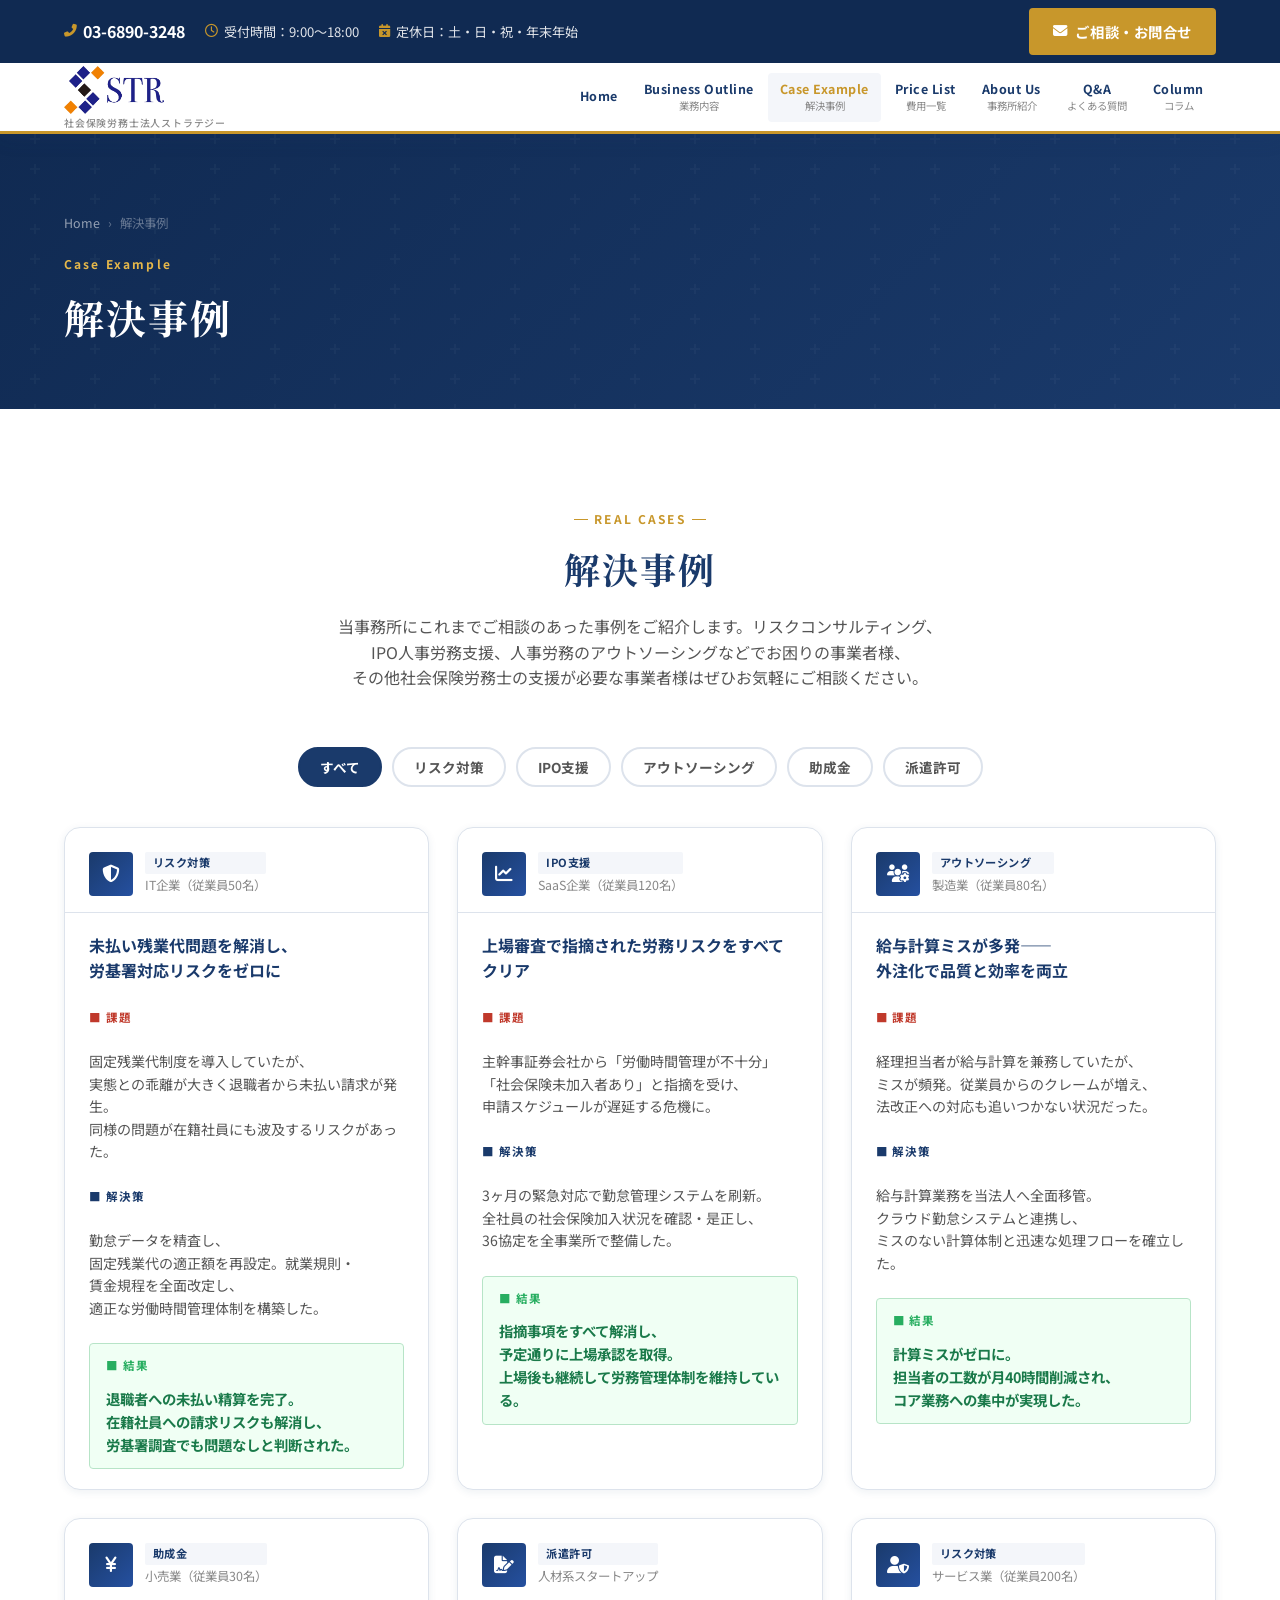
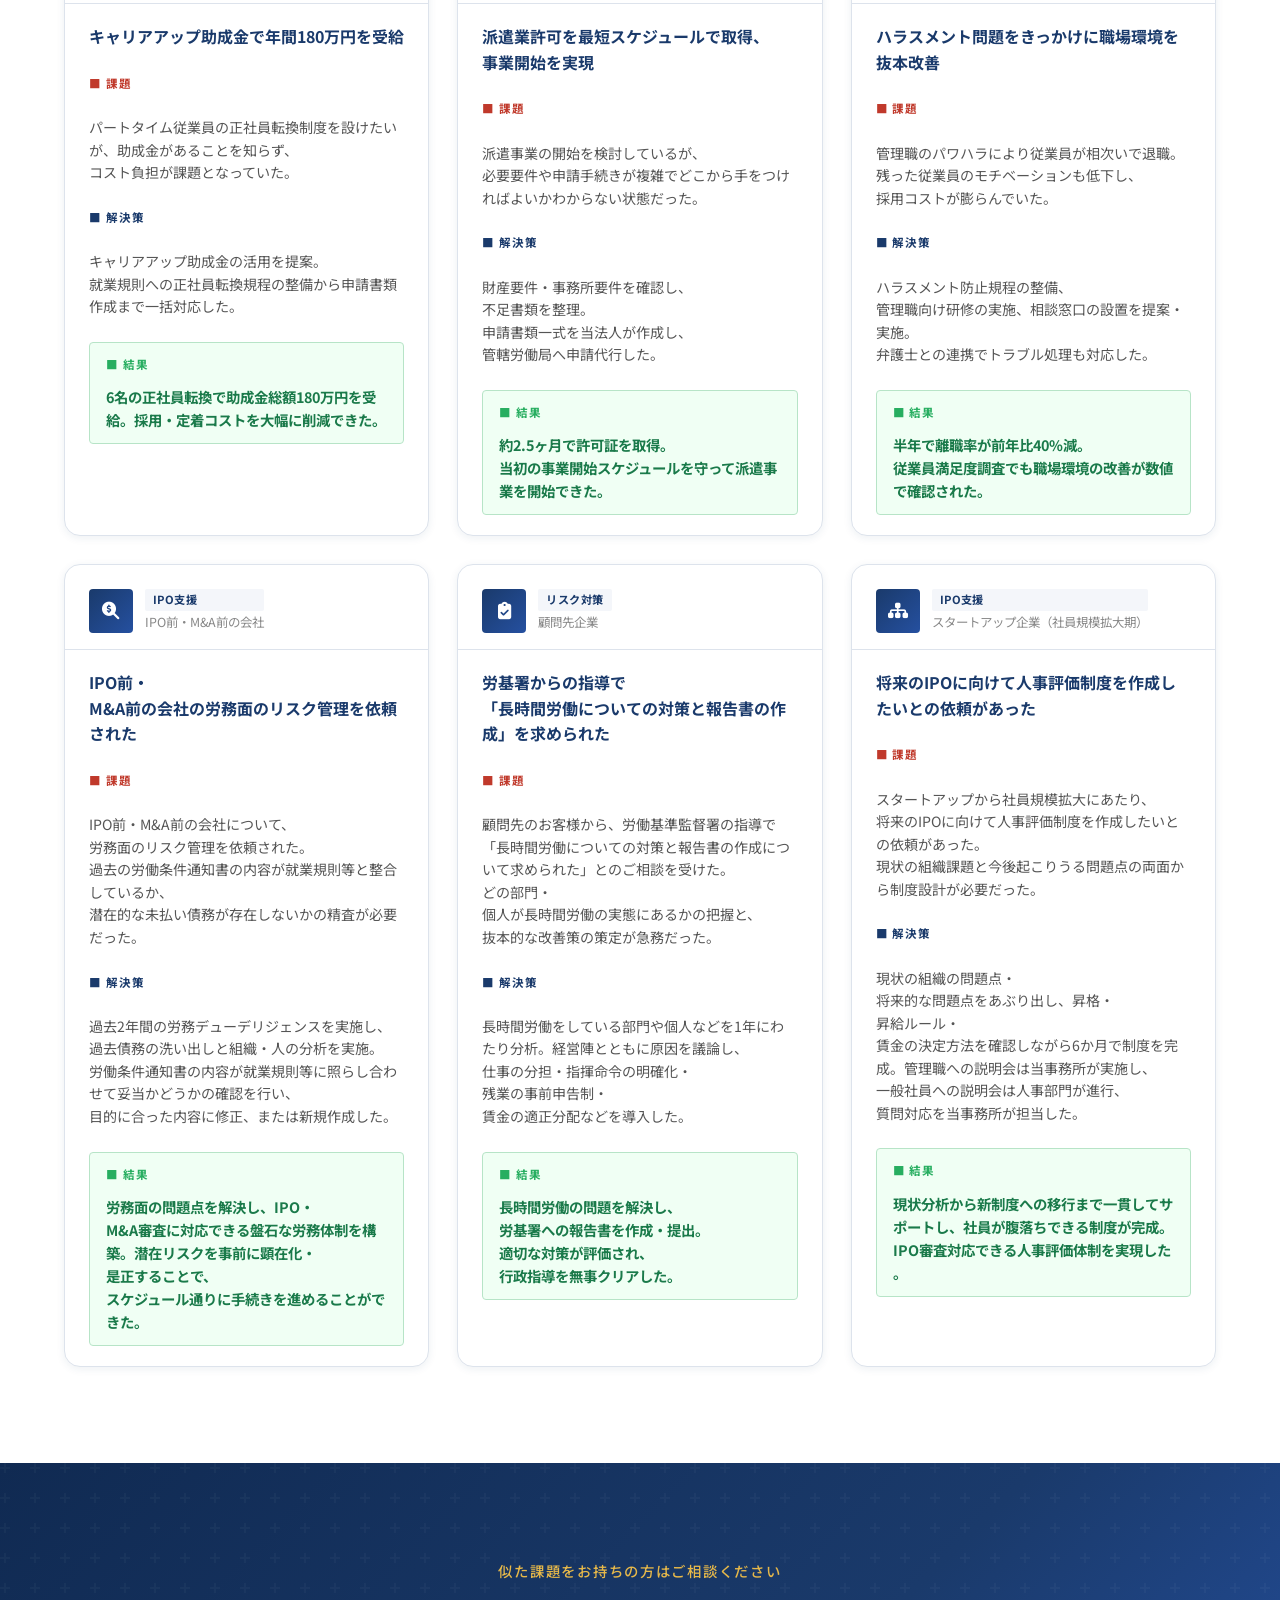
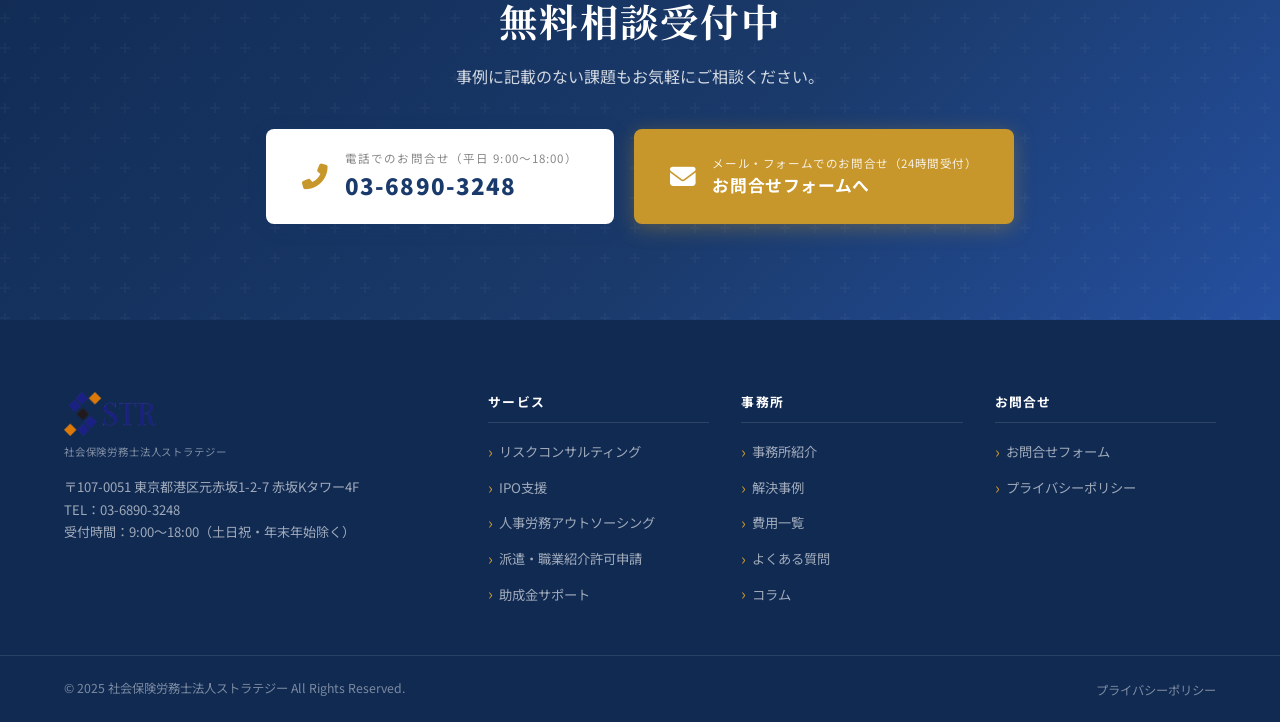
<file: cases.html>
<!DOCTYPE html>
<html lang="ja">
<head>
  <meta charset="UTF-8">
  <meta name="viewport" content="width=device-width, initial-scale=1.0">
  <title>解決事例｜社会保険労務士法人ストラテジー</title>
  <meta name="description" content="社会保険労務士法人ストラテジーの解決事例をご紹介します。労務トラブル、IPO支援、助成金活用など様々な課題解決の実績をご覧ください。">
  <link rel="preconnect" href="https://fonts.googleapis.com">
  <link rel="preconnect" href="https://fonts.gstatic.com" crossorigin>
  <link href="https://fonts.googleapis.com/css2?family=Noto+Sans+JP:wght@300;400;500;700;900&family=Noto+Serif+JP:wght@400;700&display=swap" rel="stylesheet">
  <link rel="stylesheet" href="https://cdn.jsdelivr.net/npm/@fortawesome/fontawesome-free@6.4.0/css/all.min.css">
  <link rel="stylesheet" href="css/style.css">
  <style>
    .filter-bar { display: flex; gap: 10px; flex-wrap: wrap; margin-bottom: 40px; justify-content: center; }
    .filter-btn {
      padding: 8px 20px; border: 2px solid var(--color-border); border-radius: 100px;
      font-size: 0.85rem; font-weight: 700; color: var(--color-text-light);
      background: var(--color-white); cursor: pointer; transition: var(--transition);
    }
    .filter-btn:hover, .filter-btn.active {
      background: var(--color-primary); border-color: var(--color-primary); color: var(--color-white);
    }
    .cases-grid { display: grid; grid-template-columns: repeat(3, 1fr); gap: 28px; }
    .case-card {
      background: var(--color-white); border-radius: var(--radius-lg); overflow: hidden;
      border: 1px solid var(--color-border); box-shadow: var(--shadow-sm);
      transition: var(--transition); display: flex; flex-direction: column;
    }
    .case-card:hover { box-shadow: var(--shadow-lg); transform: translateY(-4px); }
    .case-card-header {
      padding: 24px 24px 16px;
      border-bottom: 1px solid var(--color-border);
      display: flex; align-items: center; gap: 12px;
    }
    .case-card-icon {
      width: 44px; height: 44px; min-width: 44px;
      background: linear-gradient(135deg, var(--color-primary), var(--color-primary-light));
      border-radius: var(--radius-sm); display: flex; align-items: center; justify-content: center;
    }
    .case-card-icon i { color: #fff; font-size: 1.1rem; }
    .case-card-meta { display: flex; flex-direction: column; gap: 2px; }
    .case-category-badge {
      display: inline-block; font-size: 0.7rem; font-weight: 700;
      padding: 2px 8px; border-radius: 2px; background: var(--color-bg-light);
      color: var(--color-primary); letter-spacing: 0.04em;
    }
    .case-company { font-size: 0.78rem; color: var(--color-text-muted); }
    .case-card-body { padding: 20px 24px; flex: 1; display: flex; flex-direction: column; gap: 12px; }
    .case-problem-label, .case-solution-label, .case-result-label {
      font-size: 0.72rem; font-weight: 700; letter-spacing: 0.08em; text-transform: uppercase;
    }
    .case-problem-label { color: #c0392b; }
    .case-solution-label { color: var(--color-primary); }
    .case-result-label { color: #27ae60; }
    .case-problem-text, .case-solution-text { font-size: 0.88rem; color: var(--color-text-light); line-height: 1.5; }
    .case-result-box {
      background: #f0fff4; border: 1px solid #b7e4c7; border-radius: var(--radius-sm);
      padding: 12px 16px;
    }
    .case-result-text { font-size: 0.9rem; font-weight: 700; color: #1a7a4a; line-height: 1.6; }
    .case-title { font-size: 1rem; font-weight: 700; color: var(--color-primary); line-height: 1.6; margin-bottom: 4px; }
    @media (max-width: 1024px) { .cases-grid { grid-template-columns: repeat(2, 1fr); } }
    @media (max-width: 768px) { .cases-grid { grid-template-columns: 1fr; } }
  </style>
</head>
<body>
  <header class="site-header" id="site-header">
    <div class="header-top"><div class="container header-top-inner"><div class="header-info"><span class="header-tel"><i class="fas fa-phone-alt"></i><a href="tel:0368903248">03-6890-3248</a></span><span class="header-hours"><i class="far fa-clock"></i>受付時間：9:00〜18:00</span><span class="header-holiday"><i class="fas fa-calendar-times"></i>定休日：土・日・祝・年末年始</span></div><a href="contact.html" class="btn btn-cta"><i class="fas fa-envelope"></i>ご相談・お問合せ</a></div></div>
    <div class="header-main"><div class="container header-main-inner">
      <div class="site-logo"><a href="index.html"><img src="images/logo-transparent.png" alt="STRATOZ 社会保険労務士法人ストラテジー" class="logo-img"><span class="logo-ja">社会保険労務士法人ストラテジー</span></a></div>
      <nav class="global-nav" id="global-nav"><ul class="nav-list">
        <li class="nav-item"><a href="index.html"><span class="nav-en">Home</span></a></li>
        <li class="nav-item"><a href="business.html"><span class="nav-en">Business Outline</span><span class="nav-ja">業務内容</span></a></li>
        <li class="nav-item active"><a href="cases.html"><span class="nav-en">Case Example</span><span class="nav-ja">解決事例</span></a></li>
        <li class="nav-item"><a href="price.html"><span class="nav-en">Price List</span><span class="nav-ja">費用一覧</span></a></li>
        <li class="nav-item"><a href="about.html"><span class="nav-en">About Us</span><span class="nav-ja">事務所紹介</span></a></li>
        <li class="nav-item"><a href="qa.html"><span class="nav-en">Q&amp;A</span><span class="nav-ja">よくある質問</span></a></li>
        <li class="nav-item"><a href="column.html"><span class="nav-en">Column</span><span class="nav-ja">コラム</span></a></li>
      </ul></nav>
      <button class="hamburger" id="hamburger" aria-label="メニューを開く" aria-expanded="false"><span></span><span></span><span></span></button>
    </div></div>
  </header>
  <div class="mobile-nav-overlay" id="mobile-nav-overlay"></div>
  <nav class="mobile-nav" id="mobile-nav"><button class="mobile-nav-close" id="mobile-nav-close"><i class="fas fa-times"></i></button><div class="mobile-logo"><img src="images/logo-transparent.png" alt="STRATOZ 社会保険労務士法人ストラテジー" class="logo-img"><span class="logo-ja">社会保険労務士法人ストラテジー</span></div><ul class="mobile-nav-list"><li><a href="index.html">Home</a></li><li><a href="business.html">Business Outline <span>業務内容</span></a></li><li><a href="cases.html">Case Example <span>解決事例</span></a></li><li><a href="price.html">Price List <span>費用一覧</span></a></li><li><a href="about.html">About Us <span>事務所紹介</span></a></li><li><a href="qa.html">Q&amp;A <span>よくある質問</span></a></li><li><a href="column.html">Column <span>コラム</span></a></li></ul>
  <div class="mobile-nav-contact"><a href="tel:0368903248" class="mobile-tel"><i class="fas fa-phone-alt"></i>03-6890-3248</a><a href="contact.html" class="btn btn-cta"><i class="fas fa-envelope"></i>ご相談・お問合せ</a></div></nav>

  <main>
    <div class="page-hero">
      <div class="container page-hero-inner">
        <div class="breadcrumb"><a href="index.html">Home</a><span>›</span><span>解決事例</span></div>
        <p class="page-hero-en">Case Example</p>
        <h1 class="page-hero-title">解決事例</h1>
      </div>
    </div>

    <section class="content-section">
      <div class="container">
        <div class="section-header">
          <p class="section-label">Real Cases</p>
          <h2 class="section-title">解決事例</h2>
          <p class="section-desc">当事務所にこれまでご相談のあった事例をご紹介します。リスクコンサルティング、IPO人事労務支援、人事労務のアウトソーシングなどでお困りの事業者様、その他社会保険労務士の支援が必要な事業者様はぜひお気軽にご相談ください。</p>
        </div>

        <div class="filter-bar">
          <button class="filter-btn active" data-filter="all">すべて</button>
          <button class="filter-btn" data-filter="risk">リスク対策</button>
          <button class="filter-btn" data-filter="ipo">IPO支援</button>
          <button class="filter-btn" data-filter="outsourcing">アウトソーシング</button>
          <button class="filter-btn" data-filter="subsidy">助成金</button>
          <button class="filter-btn" data-filter="dispatch">派遣許可</button>
        </div>

        <div class="cases-grid">

          <article class="case-card" data-category="risk" data-aos="fade-up">
            <div class="case-card-header">
              <div class="case-card-icon"><i class="fas fa-shield-alt"></i></div>
              <div class="case-card-meta"><span class="case-category-badge">リスク対策</span><span class="case-company">IT企業（従業員50名）</span></div>
            </div>
            <div class="case-card-body">
              <p class="case-title">未払い残業代問題を解消し、労基署対応リスクをゼロに</p>
              <p class="case-problem-label">■ 課題</p>
              <p class="case-problem-text">固定残業代制度を導入していたが、実態との乖離が大きく退職者から未払い請求が発生。同様の問題が在籍社員にも波及するリスクがあった。</p>
              <p class="case-solution-label">■ 解決策</p>
              <p class="case-solution-text">勤怠データを精査し、固定残業代の適正額を再設定。就業規則・賃金規程を全面改定し、適正な労働時間管理体制を構築した。</p>
              <div class="case-result-box"><p class="case-result-label">■ 結果</p><p class="case-result-text">退職者への未払い精算を完了。在籍社員への請求リスクも解消し、労基署調査でも問題なしと判断された。</p></div>
            </div>
          </article>

          <article class="case-card" data-category="ipo" data-aos="fade-up" data-aos-delay="100">
            <div class="case-card-header">
              <div class="case-card-icon"><i class="fas fa-chart-line"></i></div>
              <div class="case-card-meta"><span class="case-category-badge">IPO支援</span><span class="case-company">SaaS企業（従業員120名）</span></div>
            </div>
            <div class="case-card-body">
              <p class="case-title">上場審査で指摘された労務リスクをすべてクリア</p>
              <p class="case-problem-label">■ 課題</p>
              <p class="case-problem-text">主幹事証券会社から「労働時間管理が不十分」「社会保険未加入者あり」と指摘を受け、申請スケジュールが遅延する危機に。</p>
              <p class="case-solution-label">■ 解決策</p>
              <p class="case-solution-text">3ヶ月の緊急対応で勤怠管理システムを刷新。全社員の社会保険加入状況を確認・是正し、36協定を全事業所で整備した。</p>
              <div class="case-result-box"><p class="case-result-label">■ 結果</p><p class="case-result-text">指摘事項をすべて解消し、予定通りに上場承認を取得。上場後も継続して労務管理体制を維持している。</p></div>
            </div>
          </article>

          <article class="case-card" data-category="outsourcing" data-aos="fade-up" data-aos-delay="200">
            <div class="case-card-header">
              <div class="case-card-icon"><i class="fas fa-users-cog"></i></div>
              <div class="case-card-meta"><span class="case-category-badge">アウトソーシング</span><span class="case-company">製造業（従業員80名）</span></div>
            </div>
            <div class="case-card-body">
              <p class="case-title">給与計算ミスが多発——外注化で品質と効率を両立</p>
              <p class="case-problem-label">■ 課題</p>
              <p class="case-problem-text">経理担当者が給与計算を兼務していたが、ミスが頻発。従業員からのクレームが増え、法改正への対応も追いつかない状況だった。</p>
              <p class="case-solution-label">■ 解決策</p>
              <p class="case-solution-text">給与計算業務を当法人へ全面移管。クラウド勤怠システムと連携し、ミスのない計算体制と迅速な処理フローを確立した。</p>
              <div class="case-result-box"><p class="case-result-label">■ 結果</p><p class="case-result-text">計算ミスがゼロに。担当者の工数が月40時間削減され、コア業務への集中が実現した。</p></div>
            </div>
          </article>

          <article class="case-card" data-category="subsidy" data-aos="fade-up">
            <div class="case-card-header">
              <div class="case-card-icon"><i class="fas fa-yen-sign"></i></div>
              <div class="case-card-meta"><span class="case-category-badge">助成金</span><span class="case-company">小売業（従業員30名）</span></div>
            </div>
            <div class="case-card-body">
              <p class="case-title">キャリアアップ助成金で年間180万円を受給</p>
              <p class="case-problem-label">■ 課題</p>
              <p class="case-problem-text">パートタイム従業員の正社員転換制度を設けたいが、助成金があることを知らず、コスト負担が課題となっていた。</p>
              <p class="case-solution-label">■ 解決策</p>
              <p class="case-solution-text">キャリアアップ助成金の活用を提案。就業規則への正社員転換規程の整備から申請書類作成まで一括対応した。</p>
              <div class="case-result-box"><p class="case-result-label">■ 結果</p><p class="case-result-text">6名の正社員転換で助成金総額180万円を受給。採用・定着コストを大幅に削減できた。</p></div>
            </div>
          </article>

          <article class="case-card" data-category="dispatch" data-aos="fade-up" data-aos-delay="100">
            <div class="case-card-header">
              <div class="case-card-icon"><i class="fas fa-file-signature"></i></div>
              <div class="case-card-meta"><span class="case-category-badge">派遣許可</span><span class="case-company">人材系スタートアップ</span></div>
            </div>
            <div class="case-card-body">
              <p class="case-title">派遣業許可を最短スケジュールで取得、事業開始を実現</p>
              <p class="case-problem-label">■ 課題</p>
              <p class="case-problem-text">派遣事業の開始を検討しているが、必要要件や申請手続きが複雑でどこから手をつければよいかわからない状態だった。</p>
              <p class="case-solution-label">■ 解決策</p>
              <p class="case-solution-text">財産要件・事務所要件を確認し、不足書類を整理。申請書類一式を当法人が作成し、管轄労働局へ申請代行した。</p>
              <div class="case-result-box"><p class="case-result-label">■ 結果</p><p class="case-result-text">約2.5ヶ月で許可証を取得。当初の事業開始スケジュールを守って派遣事業を開始できた。</p></div>
            </div>
          </article>

          <article class="case-card" data-category="risk" data-aos="fade-up" data-aos-delay="200">
            <div class="case-card-header">
              <div class="case-card-icon"><i class="fas fa-user-shield"></i></div>
              <div class="case-card-meta"><span class="case-category-badge">リスク対策</span><span class="case-company">サービス業（従業員200名）</span></div>
            </div>
            <div class="case-card-body">
              <p class="case-title">ハラスメント問題をきっかけに職場環境を抜本改善</p>
              <p class="case-problem-label">■ 課題</p>
              <p class="case-problem-text">管理職のパワハラにより従業員が相次いで退職。残った従業員のモチベーションも低下し、採用コストが膨らんでいた。</p>
              <p class="case-solution-label">■ 解決策</p>
              <p class="case-solution-text">ハラスメント防止規程の整備、管理職向け研修の実施、相談窓口の設置を提案・実施。弁護士との連携でトラブル処理も対応した。</p>
              <div class="case-result-box"><p class="case-result-label">■ 結果</p><p class="case-result-text">半年で離職率が前年比40%減。従業員満足度調査でも職場環境の改善が数値で確認された。</p></div>
            </div>
          </article>

          <!-- 原文事例1: IPO/M&A労務DD -->
          <article class="case-card" data-category="ipo" data-aos="fade-up">
            <div class="case-card-header">
              <div class="case-card-icon"><i class="fas fa-search-dollar"></i></div>
              <div class="case-card-meta"><span class="case-category-badge">IPO支援</span><span class="case-company">IPO前・M&amp;A前の会社</span></div>
            </div>
            <div class="case-card-body">
              <p class="case-title">IPO前・M&amp;A前の会社の労務面のリスク管理を依頼された</p>
              <p class="case-problem-label">■ 課題</p>
              <p class="case-problem-text">IPO前・M&amp;A前の会社について、労務面のリスク管理を依頼された。過去の労働条件通知書の内容が就業規則等と整合しているか、潜在的な未払い債務が存在しないかの精査が必要だった。</p>
              <p class="case-solution-label">■ 解決策</p>
              <p class="case-solution-text">過去2年間の労務デューデリジェンスを実施し、過去債務の洗い出しと組織・人の分析を実施。労働条件通知書の内容が就業規則等に照らし合わせて妥当かどうかの確認を行い、目的に合った内容に修正、または新規作成した。</p>
              <div class="case-result-box"><p class="case-result-label">■ 結果</p><p class="case-result-text">労務面の問題点を解決し、IPO・M&amp;A審査に対応できる盤石な労務体制を構築。潜在リスクを事前に顕在化・是正することで、スケジュール通りに手続きを進めることができた。</p></div>
            </div>
          </article>

          <!-- 原文事例2: 労基署 長時間労働 -->
          <article class="case-card" data-category="risk" data-aos="fade-up" data-aos-delay="100">
            <div class="case-card-header">
              <div class="case-card-icon"><i class="fas fa-clipboard-check"></i></div>
              <div class="case-card-meta"><span class="case-category-badge">リスク対策</span><span class="case-company">顧問先企業</span></div>
            </div>
            <div class="case-card-body">
              <p class="case-title">労基署からの指導で「長時間労働についての対策と報告書の作成」を求められた</p>
              <p class="case-problem-label">■ 課題</p>
              <p class="case-problem-text">顧問先のお客様から、労働基準監督署の指導で「長時間労働についての対策と報告書の作成について求められた」とのご相談を受けた。どの部門・個人が長時間労働の実態にあるかの把握と、抜本的な改善策の策定が急務だった。</p>
              <p class="case-solution-label">■ 解決策</p>
              <p class="case-solution-text">長時間労働をしている部門や個人などを1年にわたり分析。経営陣とともに原因を議論し、仕事の分担・指揮命令の明確化・残業の事前申告制・賃金の適正分配などを導入した。</p>
              <div class="case-result-box"><p class="case-result-label">■ 結果</p><p class="case-result-text">長時間労働の問題を解決し、労基署への報告書を作成・提出。適切な対策が評価され、行政指導を無事クリアした。</p></div>
            </div>
          </article>

          <!-- 原文事例3: IPO人事評価制度 -->
          <article class="case-card" data-category="ipo" data-aos="fade-up" data-aos-delay="200">
            <div class="case-card-header">
              <div class="case-card-icon"><i class="fas fa-sitemap"></i></div>
              <div class="case-card-meta"><span class="case-category-badge">IPO支援</span><span class="case-company">スタートアップ企業（社員規模拡大期）</span></div>
            </div>
            <div class="case-card-body">
              <p class="case-title">将来のIPOに向けて人事評価制度を作成したいとの依頼があった</p>
              <p class="case-problem-label">■ 課題</p>
              <p class="case-problem-text">スタートアップから社員規模拡大にあたり、将来のIPOに向けて人事評価制度を作成したいとの依頼があった。現状の組織課題と今後起こりうる問題点の両面から制度設計が必要だった。</p>
              <p class="case-solution-label">■ 解決策</p>
              <p class="case-solution-text">現状の組織の問題点・将来的な問題点をあぶり出し、昇格・昇給ルール・賃金の決定方法を確認しながら6か月で制度を完成。管理職への説明会は当事務所が実施し、一般社員への説明会は人事部門が進行、質問対応を当事務所が担当した。</p>
              <div class="case-result-box"><p class="case-result-label">■ 結果</p><p class="case-result-text">現状分析から新制度への移行まで一貫してサポートし、社員が腹落ちできる制度が完成。IPO審査対応できる人事評価体制を実現した。</p></div>
            </div>
          </article>

        </div>
      </div>
    </section>

    <section class="contact-cta-section">
      <div class="container"><div class="contact-cta-inner">
        <div class="contact-cta-text"><p class="contact-cta-sub">似た課題をお持ちの方はご相談ください</p><h2 class="contact-cta-title">無料相談受付中</h2><p class="contact-cta-desc">事例に記載のない課題もお気軽にご相談ください。</p></div>
        <div class="contact-cta-buttons">
          <a href="tel:0368903248" class="btn btn-tel"><i class="fas fa-phone-alt"></i><span><small>電話でのお問合せ（平日 9:00〜18:00）</small>03-6890-3248</span></a>
          <a href="contact.html" class="btn btn-contact-mail"><i class="fas fa-envelope"></i><span><small>メール・フォームでのお問合せ（24時間受付）</small>お問合せフォームへ</span></a>
        </div>
      </div></div>
    </section>
  </main>

  <footer class="site-footer">
    <div class="footer-main"><div class="container footer-main-inner"><div class="footer-brand"><div class="footer-logo"><img src="images/logo-transparent.png" alt="STRATOZ 社会保険労務士法人ストラテジー" class="logo-img"><span class="logo-ja">社会保険労務士法人ストラテジー</span></div><address class="footer-address">〒107-0051 東京都港区元赤坂1-2-7 赤坂Kタワー4F<br>TEL：<a href="tel:0368903248">03-6890-3248</a><br>受付時間：9:00〜18:00（土日祝・年末年始除く）</address></div><nav class="footer-nav"><div class="footer-nav-col"><h3 class="footer-nav-heading">サービス</h3><ul><li><a href="business.html#risk">リスクコンサルティング</a></li><li><a href="business.html#ipo">IPO支援</a></li><li><a href="business.html#outsourcing">人事労務アウトソーシング</a></li><li><a href="business.html#dispatch">派遣・職業紹介許可申請</a></li><li><a href="business.html#subsidy">助成金サポート</a></li></ul></div><div class="footer-nav-col"><h3 class="footer-nav-heading">事務所</h3><ul><li><a href="about.html">事務所紹介</a></li><li><a href="cases.html">解決事例</a></li><li><a href="price.html">費用一覧</a></li><li><a href="qa.html">よくある質問</a></li><li><a href="column.html">コラム</a></li></ul></div><div class="footer-nav-col"><h3 class="footer-nav-heading">お問合せ</h3><ul><li><a href="contact.html">お問合せフォーム</a></li><li><a href="privacy.html">プライバシーポリシー</a></li></ul></div></nav></div></div>
    <div class="footer-bottom"><div class="container footer-bottom-inner"><p class="copyright">&copy; 2025 社会保険労務士法人ストラテジー All Rights Reserved.</p><ul class="footer-links"><li><a href="privacy.html">プライバシーポリシー</a></li></ul></div></div>
  </footer>
  <button class="back-to-top" id="back-to-top"><i class="fas fa-chevron-up"></i></button>
  <script src="js/main.js"></script>
</body>
</html>
</file>
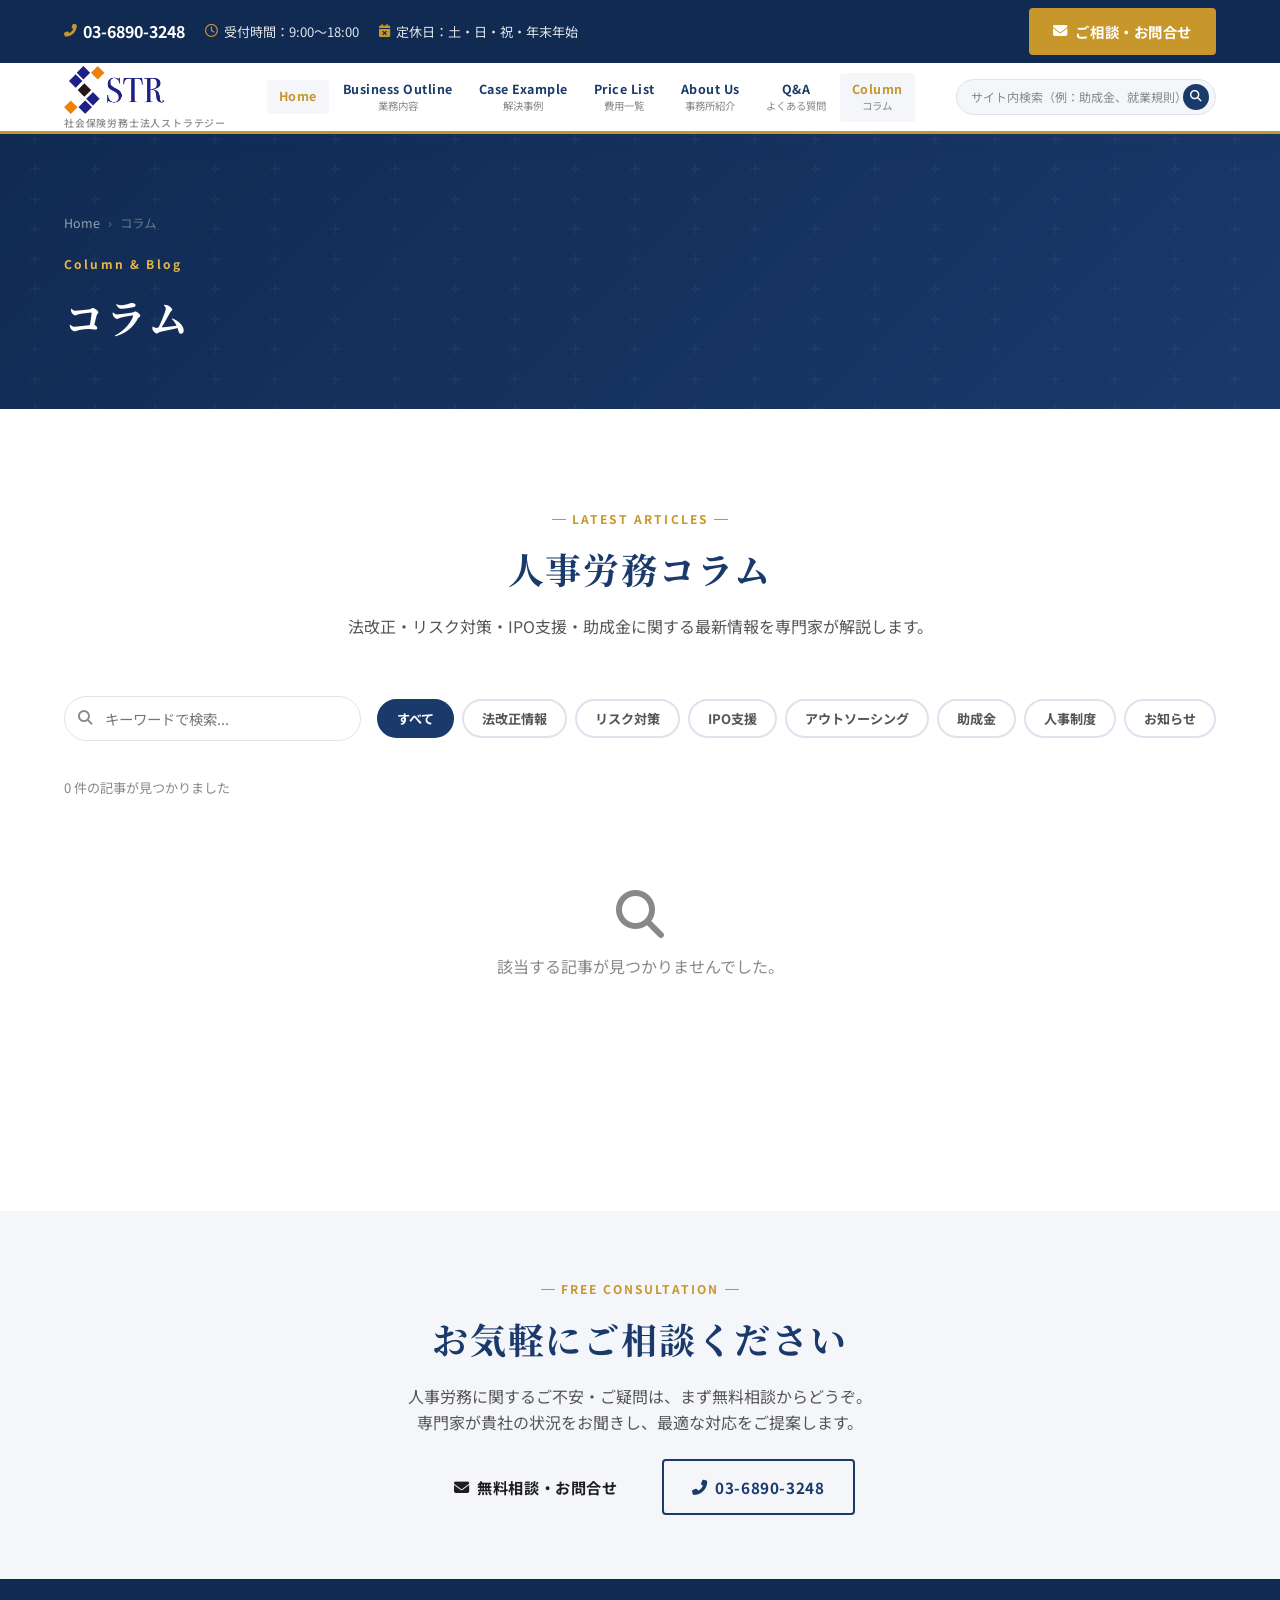
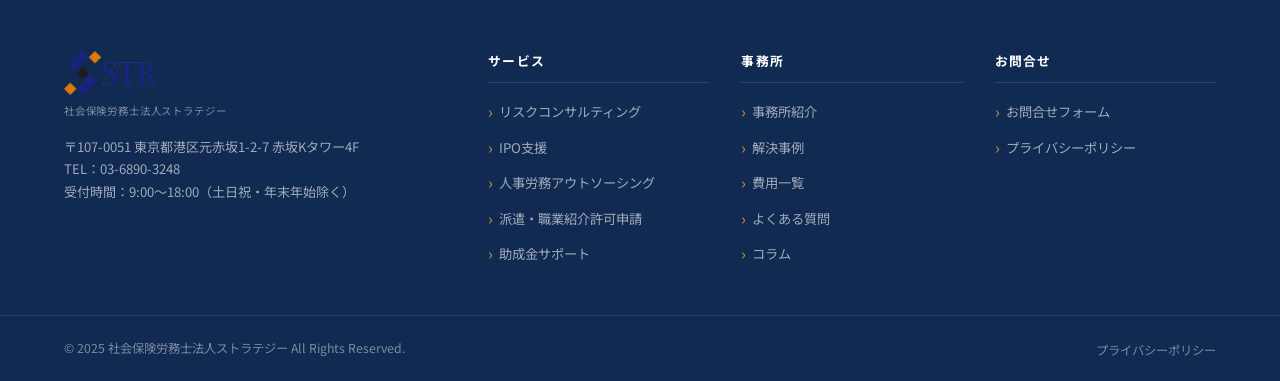
<file: column.html>
<!DOCTYPE html>
<html lang="ja">
<head>
  <meta charset="UTF-8">
  <meta http-equiv="refresh" content="0; url=column/index.html">
  <title>コラム｜社会保険労務士法人ストラテジー</title>
  <script>location.replace('column/index.html');</script>
</head>
<body>
  <p>移動中です… <a href="column/index.html">こちら</a>をクリックしてください。</p>
</body>
</html>
</file>
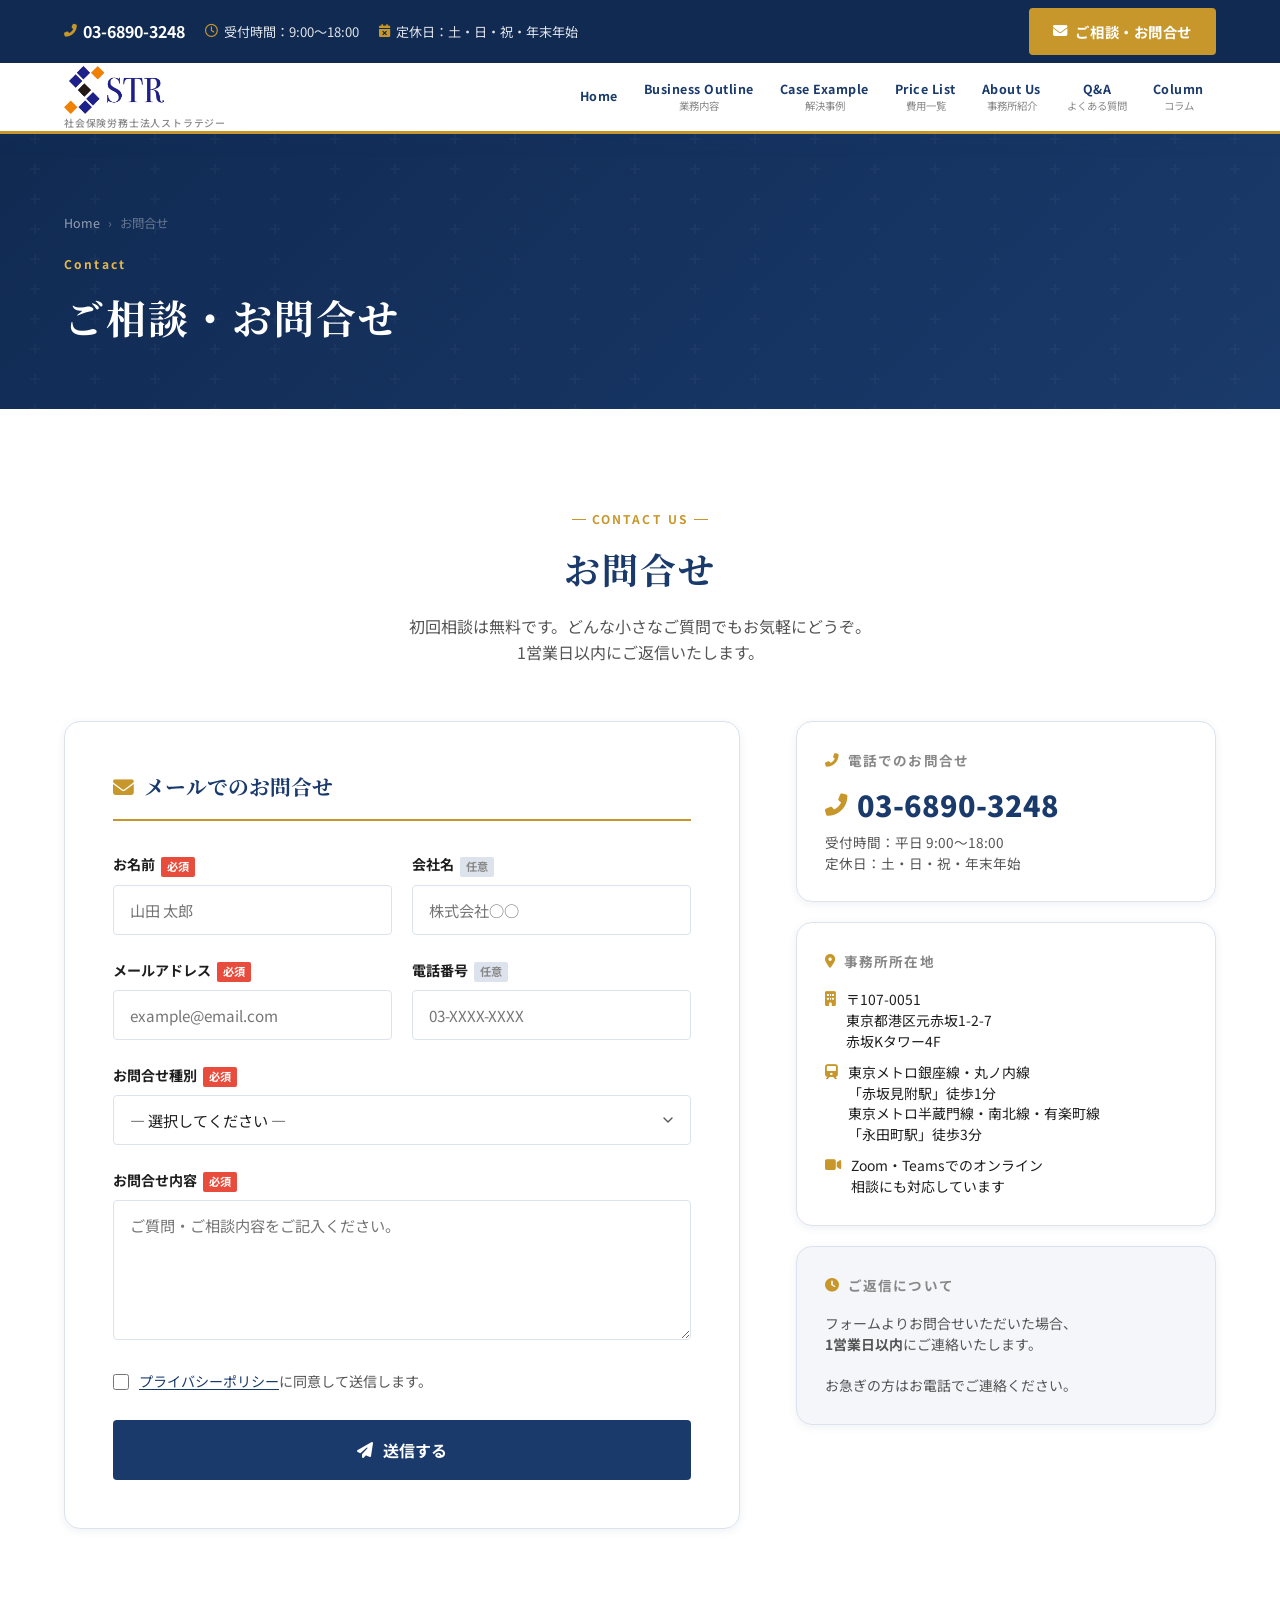
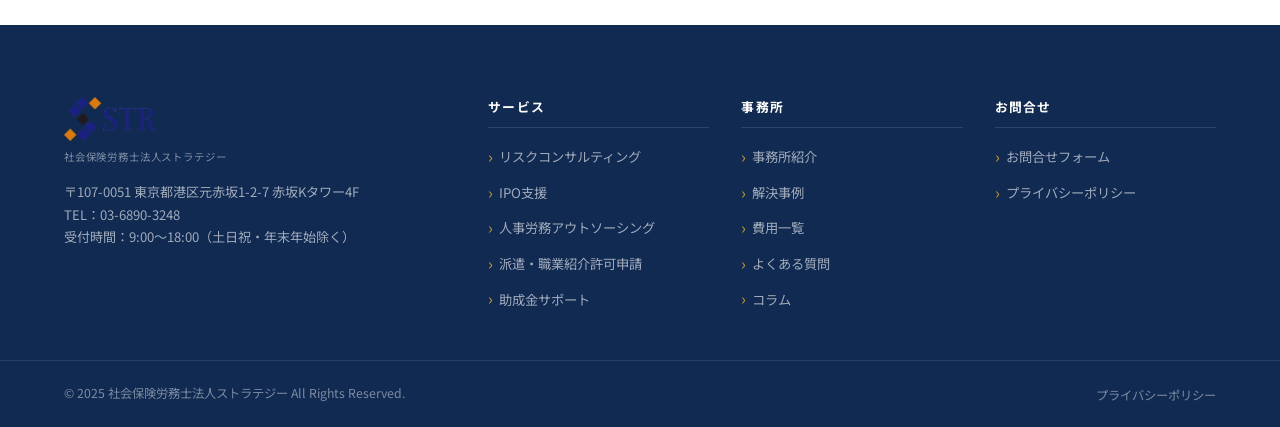
<file: contact.html>
<!DOCTYPE html>
<html lang="ja">
<head>
  <meta charset="UTF-8">
  <meta name="viewport" content="width=device-width, initial-scale=1.0">
  <title>お問合せ｜社会保険労務士法人ストラテジー</title>
  <meta name="description" content="社会保険労務士法人ストラテジーへのお問合せページです。人事労務・助成金・IPO支援など、お気軽にご相談ください。初回相談無料。">
  <link rel="preconnect" href="https://fonts.googleapis.com">
  <link rel="preconnect" href="https://fonts.gstatic.com" crossorigin>
  <link href="https://fonts.googleapis.com/css2?family=Noto+Sans+JP:wght@300;400;500;700;900&family=Noto+Serif+JP:wght@400;700&display=swap" rel="stylesheet">
  <link rel="stylesheet" href="https://cdn.jsdelivr.net/npm/@fortawesome/fontawesome-free@6.4.0/css/all.min.css">
  <link rel="stylesheet" href="css/style.css">
  <style>
    .contact-layout { display: grid; grid-template-columns: 1fr 420px; gap: 56px; align-items: start; }
    .contact-form-wrap { background: var(--color-white); border-radius: var(--radius-lg); border: 1px solid var(--color-border); padding: 48px; box-shadow: var(--shadow-sm); }
    .contact-form-wrap h2 { font-size: 1.3rem; font-weight: 700; color: var(--color-primary); margin-bottom: 32px; font-family: var(--font-serif); padding-bottom: 16px; border-bottom: 2px solid var(--color-accent); }
    .form-group { margin-bottom: 24px; }
    .form-label { display: block; font-size: 0.88rem; font-weight: 700; color: var(--color-text); margin-bottom: 8px; }
    .form-label .required { display: inline-block; font-size: 0.7rem; background: #e74c3c; color: #fff; padding: 1px 6px; border-radius: 2px; margin-left: 6px; vertical-align: middle; }
    .form-label .optional { display: inline-block; font-size: 0.7rem; background: var(--color-border); color: var(--color-text-muted); padding: 1px 6px; border-radius: 2px; margin-left: 6px; vertical-align: middle; }
    .form-input, .form-select, .form-textarea {
      width: 100%; padding: 13px 16px; border: 1px solid var(--color-border);
      border-radius: var(--radius-sm); font-family: var(--font-sans); font-size: 0.95rem;
      color: var(--color-text); background: var(--color-white); transition: var(--transition);
      outline: none;
    }
    .form-input:focus, .form-select:focus, .form-textarea:focus { border-color: var(--color-primary); box-shadow: 0 0 0 3px rgba(26,58,107,0.08); }
    .form-input.error, .form-textarea.error, .form-select.error { border-color: #e74c3c; }
    .form-textarea { min-height: 140px; resize: vertical; }
    .form-select { appearance: none; background-image: url("data:image/svg+xml,%3Csvg xmlns='http://www.w3.org/2000/svg' width='16' height='16' viewBox='0 0 24 24' fill='none' stroke='%23555' stroke-width='2' stroke-linecap='round' stroke-linejoin='round'%3E%3Cpolyline points='6 9 12 15 18 9'%3E%3C/polyline%3E%3C/svg%3E"); background-repeat: no-repeat; background-position: right 14px center; padding-right: 44px; }
    .form-row { display: grid; grid-template-columns: 1fr 1fr; gap: 20px; }
    .privacy-agree { display: flex; align-items: flex-start; gap: 10px; font-size: 0.88rem; color: var(--color-text-light); line-height: 1.5; }
    .privacy-agree input[type="checkbox"] { margin-top: 3px; width: 16px; height: 16px; accent-color: var(--color-primary); }
    .privacy-agree a { color: var(--color-primary); text-decoration: underline; text-underline-offset: 2px; }
    .btn-submit {
      width: 100%; padding: 18px; background: var(--color-primary); color: #fff;
      border: none; border-radius: var(--radius-sm); font-size: 1rem; font-weight: 700;
      cursor: pointer; transition: var(--transition); display: flex; align-items: center; justify-content: center; gap: 10px; margin-top: 28px;
    }
    .btn-submit:hover { background: var(--color-primary-light); transform: translateY(-2px); box-shadow: var(--shadow-md); }
    .btn-submit:disabled { opacity: 0.7; cursor: not-allowed; transform: none; }
    .form-message { border-radius: var(--radius-sm); padding: 16px 20px; margin-bottom: 24px; font-size: 0.9rem; line-height: 1.5; display: none; }
    .form-error { background: #fdf0ef; border: 1px solid #e74c3c; color: #c0392b; }
    .form-success { background: #f0fff4; border: 1px solid #2ecc71; color: #1a7a4a; }
    .contact-info-sidebar { display: flex; flex-direction: column; gap: 20px; }
    .contact-info-card {
      background: var(--color-white); border-radius: var(--radius-lg); padding: 28px;
      border: 1px solid var(--color-border); box-shadow: var(--shadow-sm);
    }
    .contact-info-card-title { font-size: 0.85rem; font-weight: 700; color: var(--color-text-muted); letter-spacing: 0.08em; text-transform: uppercase; margin-bottom: 16px; display: flex; align-items: center; gap: 8px; }
    .contact-info-card-title i { color: var(--color-accent); }
    .contact-tel-big { font-size: 1.8rem; font-weight: 900; color: var(--color-primary); display: flex; align-items: center; gap: 10px; line-height: 1.2; }
    .contact-tel-big a { color: inherit; }
    .contact-tel-big a:hover { color: var(--color-accent); }
    .contact-tel-big i { font-size: 1.4rem; color: var(--color-accent); }
    .contact-hours { margin-top: 10px; font-size: 0.85rem; color: var(--color-text-light); line-height: 1.5; }
    .contact-access-list { display: flex; flex-direction: column; gap: 10px; }
    .contact-access-item { display: flex; align-items: flex-start; gap: 10px; font-size: 0.87rem; color: var(--color-text); line-height: 1.5; }
    .contact-access-item i { color: var(--color-accent); margin-top: 3px; font-size: 0.9rem; }
    @media (max-width: 1024px) { .contact-layout { grid-template-columns: 1fr; } }
    @media (max-width: 768px) { .contact-form-wrap { padding: 28px 20px; } .form-row { grid-template-columns: 1fr; } }
  </style>
</head>
<body>
  <header class="site-header" id="site-header">
    <div class="header-top"><div class="container header-top-inner"><div class="header-info"><span class="header-tel"><i class="fas fa-phone-alt"></i><a href="tel:0368903248">03-6890-3248</a></span><span class="header-hours"><i class="far fa-clock"></i>受付時間：9:00〜18:00</span><span class="header-holiday"><i class="fas fa-calendar-times"></i>定休日：土・日・祝・年末年始</span></div><a href="contact.html" class="btn btn-cta"><i class="fas fa-envelope"></i>ご相談・お問合せ</a></div></div>
    <div class="header-main"><div class="container header-main-inner">
      <div class="site-logo"><a href="index.html"><img src="images/logo-transparent.png" alt="STRATOZ 社会保険労務士法人ストラテジー" class="logo-img"><span class="logo-ja">社会保険労務士法人ストラテジー</span></a></div>
      <nav class="global-nav" id="global-nav"><ul class="nav-list">
        <li class="nav-item"><a href="index.html"><span class="nav-en">Home</span></a></li>
        <li class="nav-item"><a href="business.html"><span class="nav-en">Business Outline</span><span class="nav-ja">業務内容</span></a></li>
        <li class="nav-item"><a href="cases.html"><span class="nav-en">Case Example</span><span class="nav-ja">解決事例</span></a></li>
        <li class="nav-item"><a href="price.html"><span class="nav-en">Price List</span><span class="nav-ja">費用一覧</span></a></li>
        <li class="nav-item"><a href="about.html"><span class="nav-en">About Us</span><span class="nav-ja">事務所紹介</span></a></li>
        <li class="nav-item"><a href="qa.html"><span class="nav-en">Q&amp;A</span><span class="nav-ja">よくある質問</span></a></li>
        <li class="nav-item"><a href="column.html"><span class="nav-en">Column</span><span class="nav-ja">コラム</span></a></li>
      </ul></nav>
      <button class="hamburger" id="hamburger" aria-label="メニューを開く" aria-expanded="false"><span></span><span></span><span></span></button>
    </div></div>
  </header>
  <div class="mobile-nav-overlay" id="mobile-nav-overlay"></div>
  <nav class="mobile-nav" id="mobile-nav"><button class="mobile-nav-close" id="mobile-nav-close"><i class="fas fa-times"></i></button><div class="mobile-logo"><img src="images/logo-transparent.png" alt="STRATOZ 社会保険労務士法人ストラテジー" class="logo-img"><span class="logo-ja">社会保険労務士法人ストラテジー</span></div><ul class="mobile-nav-list"><li><a href="index.html">Home</a></li><li><a href="business.html">Business Outline <span>業務内容</span></a></li><li><a href="cases.html">Case Example <span>解決事例</span></a></li><li><a href="price.html">Price List <span>費用一覧</span></a></li><li><a href="about.html">About Us <span>事務所紹介</span></a></li><li><a href="qa.html">Q&amp;A <span>よくある質問</span></a></li><li><a href="column.html">Column <span>コラム</span></a></li></ul>
  <div class="mobile-nav-contact"><a href="tel:0368903248" class="mobile-tel"><i class="fas fa-phone-alt"></i>03-6890-3248</a><a href="contact.html" class="btn btn-cta"><i class="fas fa-envelope"></i>ご相談・お問合せ</a></div></nav>

  <main>
    <div class="page-hero">
      <div class="container page-hero-inner">
        <div class="breadcrumb"><a href="index.html">Home</a><span>›</span><span>お問合せ</span></div>
        <p class="page-hero-en">Contact</p>
        <h1 class="page-hero-title">ご相談・お問合せ</h1>
      </div>
    </div>

    <section class="content-section">
      <div class="container">
        <div class="section-header">
          <p class="section-label">Contact Us</p>
          <h2 class="section-title">お問合せ</h2>
          <p class="section-desc">初回相談は無料です。どんな小さなご質問でもお気軽にどうぞ。<br>1営業日以内にご返信いたします。</p>
        </div>

        <div class="contact-layout">
          <!-- Form -->
          <div class="contact-form-wrap" data-aos="fade-up">
            <h2><i class="fas fa-envelope" style="margin-right:10px;color:var(--color-accent);"></i>メールでのお問合せ</h2>
            <div class="form-message form-error" id="form-error"></div>
            <div class="form-message form-success" id="form-success">
              <strong><i class="fas fa-check-circle"></i> 送信が完了しました。</strong><br>
              1営業日以内に担当者よりご連絡いたします。しばらくお待ちください。
            </div>
            <form id="contact-form" novalidate
              data-formspree="https://formspree.io/f/xwvndayk">
              <div class="form-row">
                <div class="form-group">
                  <label class="form-label" for="name">お名前<span class="required">必須</span></label>
                  <input type="text" id="name" name="name" class="form-input" placeholder="山田 太郎" required>
                </div>
                <div class="form-group">
                  <label class="form-label" for="company">会社名<span class="optional">任意</span></label>
                  <input type="text" id="company" name="company" class="form-input" placeholder="株式会社○○">
                </div>
              </div>
              <div class="form-row">
                <div class="form-group">
                  <label class="form-label" for="email">メールアドレス<span class="required">必須</span></label>
                  <input type="email" id="email" name="email" class="form-input" placeholder="example@email.com" required>
                </div>
                <div class="form-group">
                  <label class="form-label" for="tel">電話番号<span class="optional">任意</span></label>
                  <input type="tel" id="tel" name="tel" class="form-input" placeholder="03-XXXX-XXXX">
                </div>
              </div>
              <div class="form-group">
                <label class="form-label" for="category">お問合せ種別<span class="required">必須</span></label>
                <select id="category" name="category" class="form-select" required>
                  <option value="">— 選択してください —</option>
                  <option value="顧問契約について">顧問契約について</option>
                  <option value="リスクコンサルティング">リスクコンサルティング</option>
                  <option value="IPO支援">IPO支援</option>
                  <option value="人事労務アウトソーシング">人事労務アウトソーシング</option>
                  <option value="派遣・職業紹介許可申請">派遣・職業紹介許可申請</option>
                  <option value="助成金サポート">助成金サポート</option>
                  <option value="費用について">費用について</option>
                  <option value="その他">その他</option>
                </select>
              </div>
              <div class="form-group">
                <label class="form-label" for="message">お問合せ内容<span class="required">必須</span></label>
                <textarea id="message" name="message" class="form-textarea" placeholder="ご質問・ご相談内容をご記入ください。" required></textarea>
              </div>
              <div class="form-group">
                <label class="privacy-agree">
                  <input type="checkbox" id="privacy-agree" required>
                  <span><a href="privacy.html" target="_blank">プライバシーポリシー</a>に同意して送信します。</span>
                </label>
              </div>
              <button type="submit" class="btn-submit">
                <i class="fas fa-paper-plane"></i>送信する
              </button>
            </form>
          </div>

          <!-- Sidebar -->
          <div class="contact-info-sidebar" data-aos="fade-up" data-aos-delay="150">
            <div class="contact-info-card">
              <div class="contact-info-card-title"><i class="fas fa-phone-alt"></i>電話でのお問合せ</div>
              <div class="contact-tel-big"><i class="fas fa-phone-alt"></i><a href="tel:0368903248">03-6890-3248</a></div>
              <div class="contact-hours">
                受付時間：平日 9:00〜18:00<br>
                定休日：土・日・祝・年末年始
              </div>
            </div>
            <div class="contact-info-card">
              <div class="contact-info-card-title"><i class="fas fa-map-marker-alt"></i>事務所所在地</div>
              <div class="contact-access-list">
                <div class="contact-access-item"><i class="fas fa-building"></i><span>〒107-0051<br>東京都港区元赤坂1-2-7<br>赤坂Kタワー4F</span></div>
                <div class="contact-access-item"><i class="fas fa-train"></i><span>東京メトロ銀座線・丸ノ内線<br>「赤坂見附駅」徒歩1分<br>東京メトロ半蔵門線・南北線・有楽町線<br>「永田町駅」徒歩3分</span></div>
                <div class="contact-access-item"><i class="fas fa-video"></i><span>Zoom・Teamsでのオンライン<br>相談にも対応しています</span></div>
              </div>
            </div>
            <div class="contact-info-card" style="background:var(--color-bg-light);">
              <div class="contact-info-card-title"><i class="fas fa-clock"></i>ご返信について</div>
              <p style="font-size:0.87rem;color:var(--color-text-light);line-height:1.5;">
                フォームよりお問合せいただいた場合、<strong>1営業日以内</strong>にご連絡いたします。<br><br>
                お急ぎの方はお電話でご連絡ください。
              </p>
            </div>
          </div>
        </div>
      </div>
    </section>
  </main>

  <footer class="site-footer">
    <div class="footer-main"><div class="container footer-main-inner"><div class="footer-brand"><div class="footer-logo"><img src="images/logo-transparent.png" alt="STRATOZ 社会保険労務士法人ストラテジー" class="logo-img"><span class="logo-ja">社会保険労務士法人ストラテジー</span></div><address class="footer-address">〒107-0051 東京都港区元赤坂1-2-7 赤坂Kタワー4F<br>TEL：<a href="tel:0368903248">03-6890-3248</a><br>受付時間：9:00〜18:00（土日祝・年末年始除く）</address></div><nav class="footer-nav"><div class="footer-nav-col"><h3 class="footer-nav-heading">サービス</h3><ul><li><a href="business.html#risk">リスクコンサルティング</a></li><li><a href="business.html#ipo">IPO支援</a></li><li><a href="business.html#outsourcing">人事労務アウトソーシング</a></li><li><a href="business.html#dispatch">派遣・職業紹介許可申請</a></li><li><a href="business.html#subsidy">助成金サポート</a></li></ul></div><div class="footer-nav-col"><h3 class="footer-nav-heading">事務所</h3><ul><li><a href="about.html">事務所紹介</a></li><li><a href="cases.html">解決事例</a></li><li><a href="price.html">費用一覧</a></li><li><a href="qa.html">よくある質問</a></li><li><a href="column.html">コラム</a></li></ul></div><div class="footer-nav-col"><h3 class="footer-nav-heading">お問合せ</h3><ul><li><a href="contact.html">お問合せフォーム</a></li><li><a href="privacy.html">プライバシーポリシー</a></li></ul></div></nav></div></div>
    <div class="footer-bottom"><div class="container footer-bottom-inner"><p class="copyright">&copy; 2025 社会保険労務士法人ストラテジー All Rights Reserved.</p><ul class="footer-links"><li><a href="privacy.html">プライバシーポリシー</a></li></ul></div></div>
  </footer>
  <button class="back-to-top" id="back-to-top"><i class="fas fa-chevron-up"></i></button>
  <script src="js/main.js"></script>
</body>
</html>
</file>
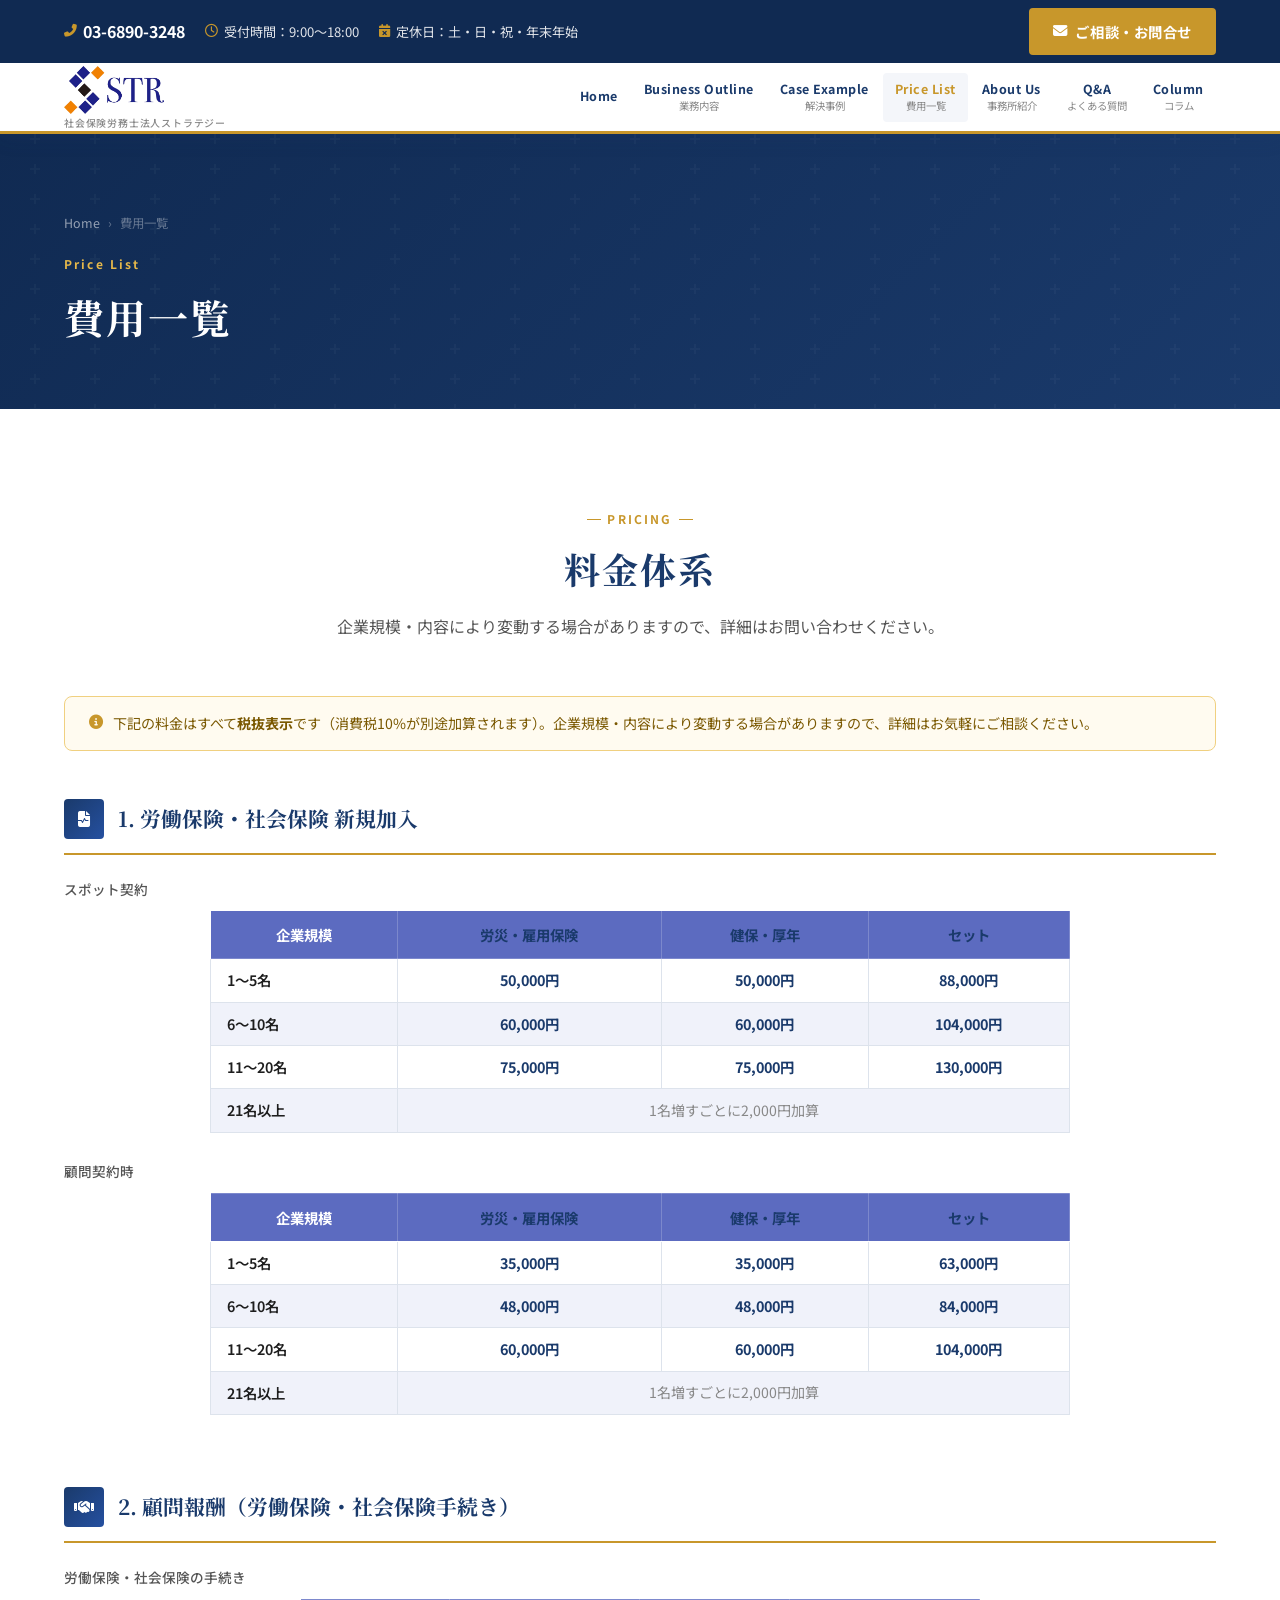
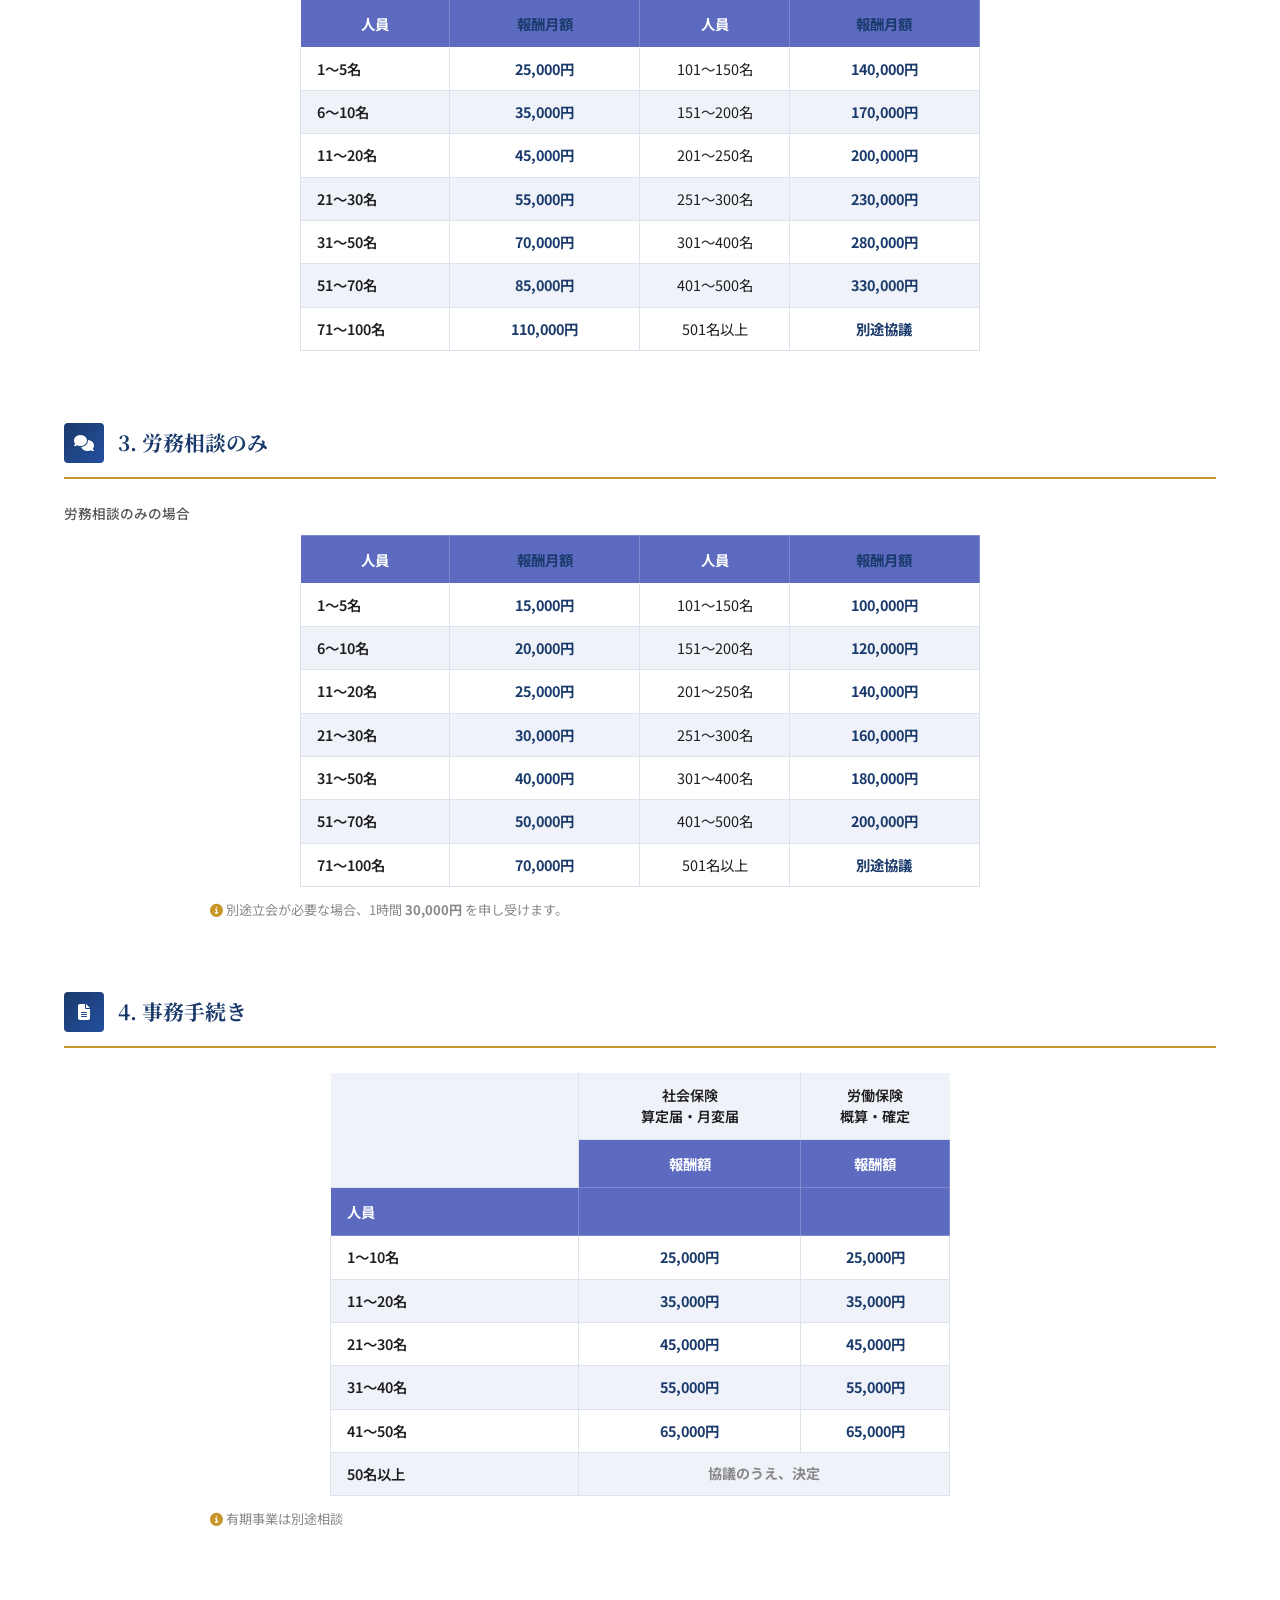
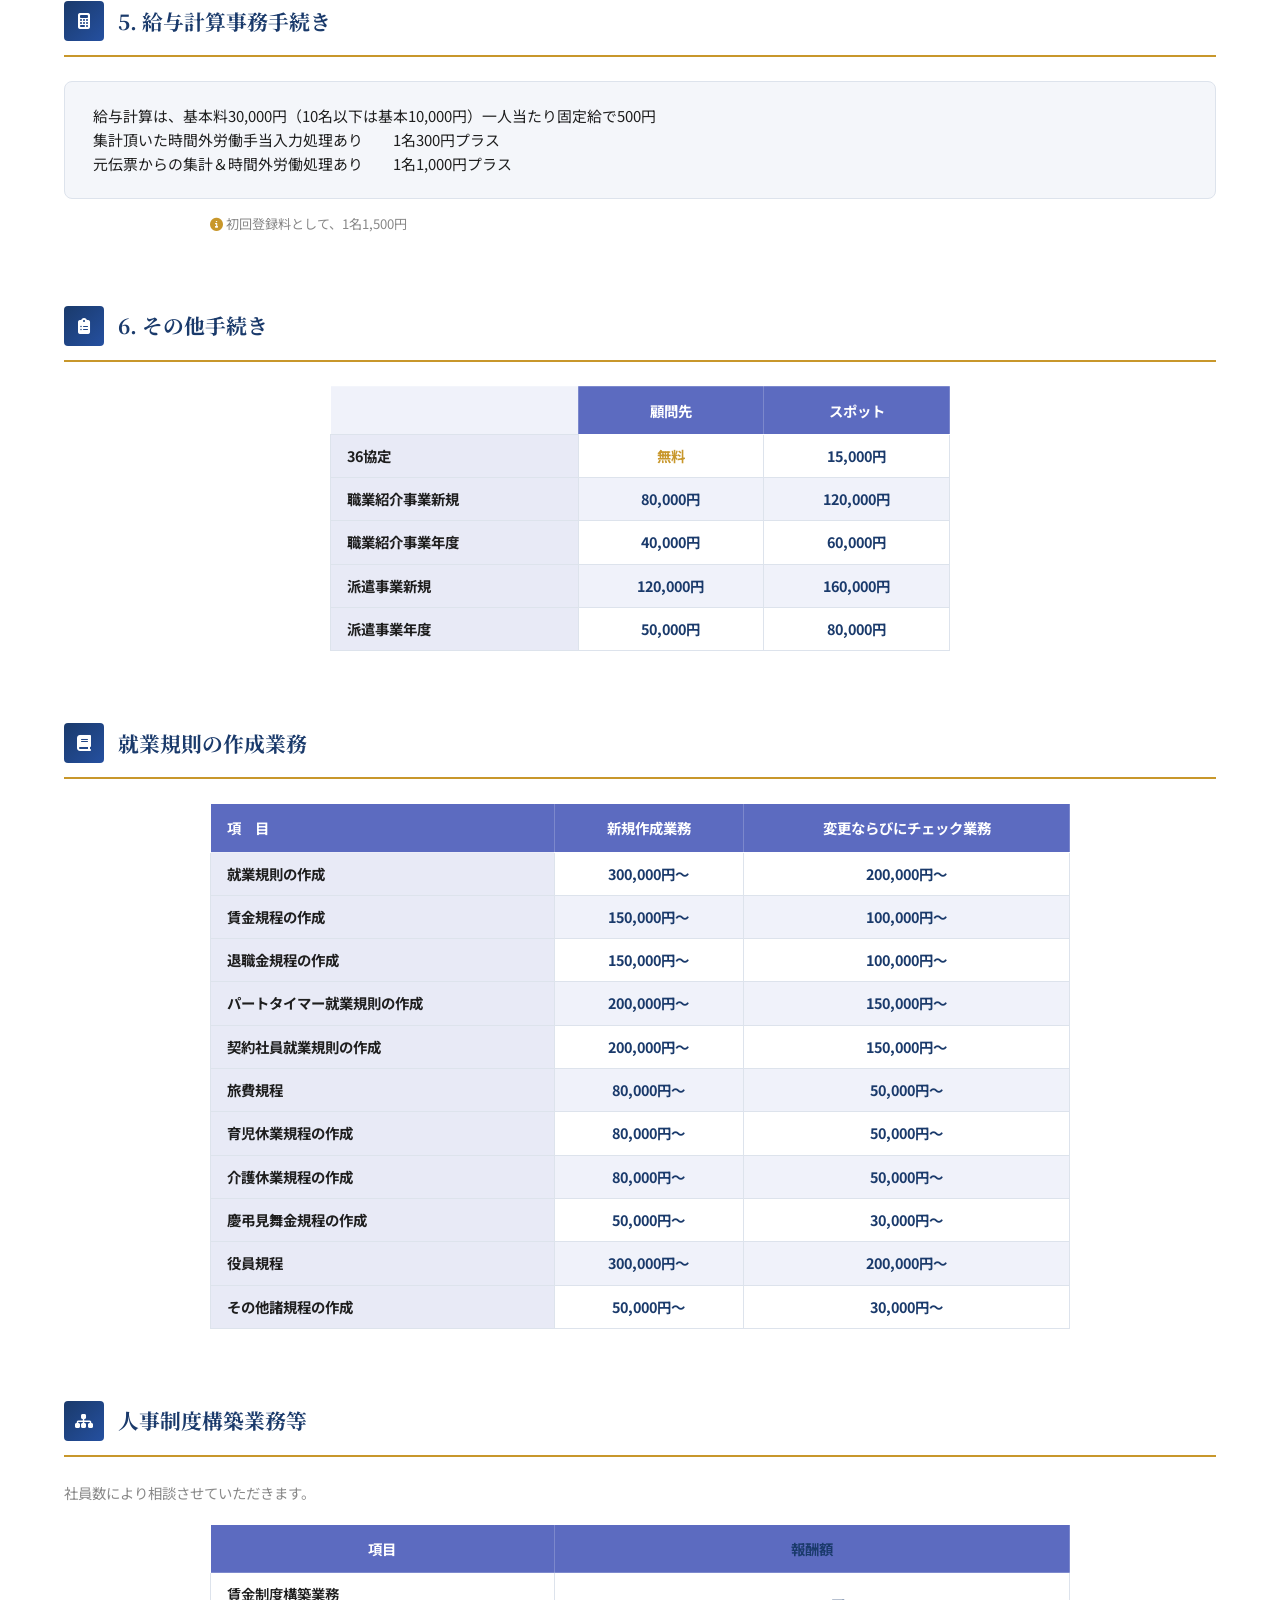
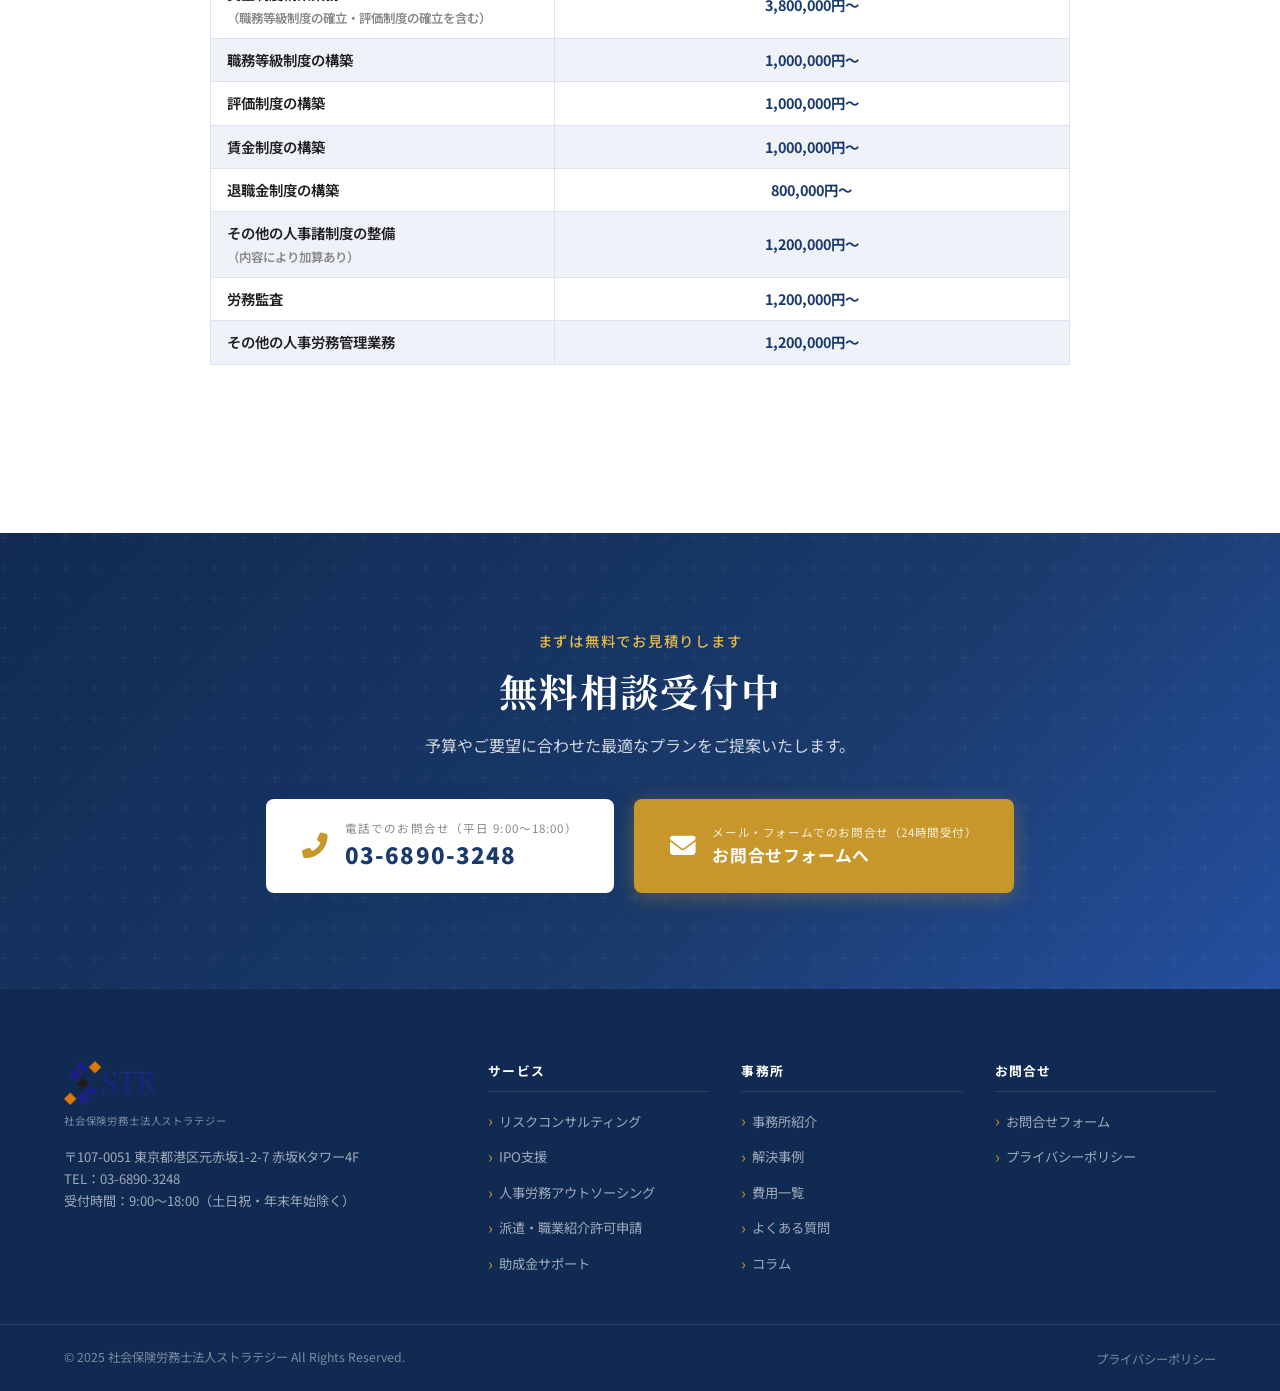
<file: price.html>
<!DOCTYPE html>
<html lang="ja">
<head>
  <meta charset="UTF-8">
  <meta name="viewport" content="width=device-width, initial-scale=1.0">
  <title>費用一覧｜社会保険労務士法人ストラテジー</title>
  <meta name="description" content="社会保険労務士法人ストラテジーの費用一覧です。各サービスの料金体系を透明性高くご案内します。まずはお気軽にご相談ください。">
  <link rel="preconnect" href="https://fonts.googleapis.com">
  <link rel="preconnect" href="https://fonts.gstatic.com" crossorigin>
  <link href="https://fonts.googleapis.com/css2?family=Noto+Sans+JP:wght@300;400;500;700;900&family=Noto+Serif+JP:wght@400;700&display=swap" rel="stylesheet">
  <link rel="stylesheet" href="https://cdn.jsdelivr.net/npm/@fortawesome/fontawesome-free@6.4.0/css/all.min.css">
  <link rel="stylesheet" href="css/style.css">
  <style>
    .price-note {
      background: #fffbf0; border: 1px solid #f0d080; border-radius: var(--radius-md);
      padding: 16px 24px; font-size: 0.88rem; color: #7a5800; line-height: 1.5;
      margin-bottom: 48px; display: flex; align-items: flex-start; gap: 10px;
    }
    .price-note i { color: var(--color-accent); margin-top: 2px; }
    .price-section { margin-bottom: 72px; }
    .price-section-title {
      display: flex; align-items: center; gap: 14px;
      font-size: 1.3rem; font-weight: 700; color: var(--color-primary);
      font-family: var(--font-serif); margin-bottom: 24px;
      padding-bottom: 14px; border-bottom: 2px solid var(--color-accent);
    }
    .price-section-title .icon-box {
      width: 40px; height: 40px;
      background: linear-gradient(135deg, var(--color-primary), var(--color-primary-light));
      border-radius: var(--radius-sm); display: flex; align-items: center; justify-content: center;
    }
    .price-section-title .icon-box i { color: #fff; font-size: 1rem; }
    /* ---- Price table wrapper: wide + centered ---- */
    .price-table-wrap {
      max-width: 860px;
      margin: 0 auto 12px;
    }

    /* ---- Price table base ---- */
    .price-table {
      width: 100%;
      border-collapse: collapse;
      margin-bottom: 12px;
      font-size: 0.9rem;
    }

    /* ---- Header row ---- */
    .price-table thead th {
      background: #5c6bc0;
      color: #fff;
      font-weight: 700;
      padding: 12px 16px;
      text-align: center;
      vertical-align: middle;
      border: 1px solid rgba(255,255,255,0.20);
      white-space: nowrap;
    }

    /* ---- Body cells ---- */
    .price-table tbody td {
      padding: 10px 16px;
      border: 1px solid var(--color-border);
      vertical-align: middle;
      line-height: 1.55;
      text-align: center;
    }
    /* 企業規模・項目列は左揃え */
    .price-table tbody td:first-child {
      text-align: left;
      font-weight: 600;
    }
    /* colspan セルは中央揃え */
    .price-table tbody td[colspan] {
      text-align: center;
      color: var(--color-text-muted);
      font-size: 0.88rem;
    }

    /* ---- Zebra striping ---- */
    .price-table tbody tr:nth-child(odd)  { background: #ffffff; }
    .price-table tbody tr:nth-child(even) { background: #f0f2fa; }
    .price-table tbody tr:hover           { background: #e4e8f5; }

    /* ---- Column widths: 人数 40% / 料金 60% ---- */
    .price-table .col-person { width: 40%; }
    .price-table .col-price  { width: 60%; }

    /* ---- 2段ヘッダー用スタイル ---- */
    .price-table thead th.th-group {
      background: #f0f2fa;
      color: var(--color-text);
      font-weight: 600;
      border-bottom: 1px solid var(--color-border);
      font-size: 0.88rem;
      line-height: 1.5;
    }
    .price-table thead th.th-sub {
      background: #5c6bc0;
      color: #fff;
      font-weight: 700;
    }

    /* ---- 4列（左右2ブロック）テーブル用列幅 ---- */
    .price-table .col-person-4  { width: 22%; }
    .price-table .col-price-4   { width: 28%; }

    /* ---- Price cell: center-align + bold + primary color ---- */
    .price-table .price-col {
      text-align: center;
      font-weight: 700;
      color: var(--color-primary);
      white-space: nowrap;
    }

    /* ---- Also bold numbers in price-col spans ---- */
    .price-table .price-col strong { color: var(--color-primary); }

    /* ---- 項目列：薄紫背景 ---- */
    .price-table tbody td.td-item {
      background: #e8eaf6;
      font-weight: 700;
      color: var(--color-text);
      text-align: left;
    }
    .price-table thead th.th-item {
      background: #e8eaf6;
      color: var(--color-text);
      font-weight: 700;
      text-align: left;
      border: 1px solid var(--color-border);
    }

    .price-tag {
      display: inline-block; font-size: 0.72rem; font-weight: 700;
      padding: 2px 8px; border-radius: 2px; background: #e8f0fc;
      color: var(--color-primary); margin-right: 4px;
    }
    .price-sub { font-size: 0.82rem; color: var(--color-text-muted); margin-top: 8px; max-width: 860px; margin-left: auto; margin-right: auto; }
    .plan-grid { display: grid; grid-template-columns: repeat(3, 1fr); gap: 24px; margin-bottom: 12px; }
    .plan-card {
      border: 2px solid var(--color-border); border-radius: var(--radius-lg);
      overflow: hidden; transition: var(--transition);
    }
    .plan-card.featured { border-color: var(--color-accent); box-shadow: var(--shadow-md); }
    .plan-card:hover { box-shadow: var(--shadow-lg); transform: translateY(-3px); }
    .plan-header {
      padding: 24px 20px; text-align: center;
      background: var(--color-bg-light); border-bottom: 1px solid var(--color-border);
    }
    .plan-card.featured .plan-header { background: var(--color-primary); }
    .plan-badge {
      display: inline-block; font-size: 0.7rem; font-weight: 700;
      padding: 3px 10px; border-radius: 100px; background: var(--color-accent);
      color: #fff; margin-bottom: 10px;
    }
    .plan-name { font-size: 1.1rem; font-weight: 700; color: var(--color-primary); }
    .plan-card.featured .plan-name { color: #fff; }
    .plan-price { font-size: 0.82rem; color: var(--color-text-muted); margin-top: 6px; }
    .plan-card.featured .plan-price { color: rgba(255,255,255,0.7); }
    .plan-price strong { font-size: 1.6rem; font-weight: 900; color: var(--color-primary); }
    .plan-card.featured .plan-price strong { color: var(--color-accent-light); }
    .plan-body { padding: 20px; }
    .plan-features { display: flex; flex-direction: column; gap: 8px; }
    .plan-features li { display: flex; align-items: flex-start; gap: 8px; font-size: 0.87rem; color: var(--color-text); line-height: 1.5; }
    .plan-features li i { color: var(--color-accent); margin-top: 3px; font-size: 0.75rem; }
    @media (max-width: 768px) {
      .plan-grid { grid-template-columns: 1fr; }
      .price-table-wrap { max-width: 100% !important; }
      .price-table { display: block; overflow-x: auto; -webkit-overflow-scrolling: touch; }
      .price-table thead th,
      .price-table tbody td { white-space: nowrap; padding: 7px 12px; }
    }
  </style>
</head>
<body>
  <header class="site-header" id="site-header">
    <div class="header-top"><div class="container header-top-inner"><div class="header-info"><span class="header-tel"><i class="fas fa-phone-alt"></i><a href="tel:0368903248">03-6890-3248</a></span><span class="header-hours"><i class="far fa-clock"></i>受付時間：9:00〜18:00</span><span class="header-holiday"><i class="fas fa-calendar-times"></i>定休日：土・日・祝・年末年始</span></div><a href="contact.html" class="btn btn-cta"><i class="fas fa-envelope"></i>ご相談・お問合せ</a></div></div>
    <div class="header-main"><div class="container header-main-inner">
      <div class="site-logo"><a href="index.html"><img src="images/logo-transparent.png" alt="STRATOZ 社会保険労務士法人ストラテジー" class="logo-img"><span class="logo-ja">社会保険労務士法人ストラテジー</span></a></div>
      <nav class="global-nav" id="global-nav"><ul class="nav-list">
        <li class="nav-item"><a href="index.html"><span class="nav-en">Home</span></a></li>
        <li class="nav-item"><a href="business.html"><span class="nav-en">Business Outline</span><span class="nav-ja">業務内容</span></a></li>
        <li class="nav-item"><a href="cases.html"><span class="nav-en">Case Example</span><span class="nav-ja">解決事例</span></a></li>
        <li class="nav-item active"><a href="price.html"><span class="nav-en">Price List</span><span class="nav-ja">費用一覧</span></a></li>
        <li class="nav-item"><a href="about.html"><span class="nav-en">About Us</span><span class="nav-ja">事務所紹介</span></a></li>
        <li class="nav-item"><a href="qa.html"><span class="nav-en">Q&amp;A</span><span class="nav-ja">よくある質問</span></a></li>
        <li class="nav-item"><a href="column.html"><span class="nav-en">Column</span><span class="nav-ja">コラム</span></a></li>
      </ul></nav>
      <button class="hamburger" id="hamburger" aria-label="メニューを開く" aria-expanded="false"><span></span><span></span><span></span></button>
    </div></div>
  </header>
  <div class="mobile-nav-overlay" id="mobile-nav-overlay"></div>
  <nav class="mobile-nav" id="mobile-nav"><button class="mobile-nav-close" id="mobile-nav-close"><i class="fas fa-times"></i></button><div class="mobile-logo"><img src="images/logo-transparent.png" alt="STRATOZ 社会保険労務士法人ストラテジー" class="logo-img"><span class="logo-ja">社会保険労務士法人ストラテジー</span></div><ul class="mobile-nav-list"><li><a href="index.html">Home</a></li><li><a href="business.html">Business Outline <span>業務内容</span></a></li><li><a href="cases.html">Case Example <span>解決事例</span></a></li><li><a href="price.html">Price List <span>費用一覧</span></a></li><li><a href="about.html">About Us <span>事務所紹介</span></a></li><li><a href="qa.html">Q&amp;A <span>よくある質問</span></a></li><li><a href="column.html">Column <span>コラム</span></a></li></ul>
  <div class="mobile-nav-contact"><a href="tel:0368903248" class="mobile-tel"><i class="fas fa-phone-alt"></i>03-6890-3248</a><a href="contact.html" class="btn btn-cta"><i class="fas fa-envelope"></i>ご相談・お問合せ</a></div></nav>

  <main>
    <div class="page-hero">
      <div class="container page-hero-inner">
        <div class="breadcrumb"><a href="index.html">Home</a><span>›</span><span>費用一覧</span></div>
        <p class="page-hero-en">Price List</p>
        <h1 class="page-hero-title">費用一覧</h1>
      </div>
    </div>

    <section class="content-section">
      <div class="container">
        <div class="section-header">
          <p class="section-label">Pricing</p>
          <h2 class="section-title">料金体系</h2>
          <p class="section-desc">企業規模・内容により変動する場合がありますので、詳細はお問い合わせください。</p>
        </div>

        <div class="price-note">
          <i class="fas fa-info-circle"></i>
          <span>下記の料金はすべて<strong>税抜表示</strong>です（消費税10%が別途加算されます）。企業規模・内容により変動する場合がありますので、詳細はお気軽にご相談ください。</span>
        </div>

        <!-- 1. 労働保険・社会保険 新規加入 -->
        <div class="price-section" id="insurance" data-aos="fade-up">
          <h2 class="price-section-title">
            <div class="icon-box"><i class="fas fa-file-medical-alt"></i></div>
            1. 労働保険・社会保険 新規加入
          </h2>

          <p style="font-size:0.85rem; color:var(--color-text-light); font-weight:500; margin-bottom:10px;">スポット契約</p>
          <div class="price-table-wrap">
          <table class="price-table" style="margin-bottom:28px;">
            <thead>
              <tr>
                <th class="col-person-3">企業規模</th>
                <th class="price-col col-price-3">労災・雇用保険</th>
                <th class="price-col col-price-3">健保・厚年</th>
                <th class="price-col col-price-3">セット</th>
              </tr>
            </thead>
            <tbody>
              <tr><td class="col-person-3">1〜5名</td><td class="price-col">50,000円</td><td class="price-col">50,000円</td><td class="price-col">88,000円</td></tr>
              <tr><td class="col-person-3">6〜10名</td><td class="price-col">60,000円</td><td class="price-col">60,000円</td><td class="price-col">104,000円</td></tr>
              <tr><td class="col-person-3">11〜20名</td><td class="price-col">75,000円</td><td class="price-col">75,000円</td><td class="price-col">130,000円</td></tr>
              <tr><td class="col-person-3">21名以上</td><td colspan="3">1名増すごとに2,000円加算</td></tr>
            </tbody>
          </table>
          </div>

          <p style="font-size:0.85rem; color:var(--color-text-light); font-weight:500; margin-bottom:10px; margin-top:24px;">顧問契約時</p>
          <div class="price-table-wrap">
          <table class="price-table">
            <thead>
              <tr>
                <th class="col-person-3">企業規模</th>
                <th class="price-col col-price-3">労災・雇用保険</th>
                <th class="price-col col-price-3">健保・厚年</th>
                <th class="price-col col-price-3">セット</th>
              </tr>
            </thead>
            <tbody>
              <tr><td class="col-person-3">1〜5名</td><td class="price-col">35,000円</td><td class="price-col">35,000円</td><td class="price-col">63,000円</td></tr>
              <tr><td class="col-person-3">6〜10名</td><td class="price-col">48,000円</td><td class="price-col">48,000円</td><td class="price-col">84,000円</td></tr>
              <tr><td class="col-person-3">11〜20名</td><td class="price-col">60,000円</td><td class="price-col">60,000円</td><td class="price-col">104,000円</td></tr>
              <tr><td class="col-person-3">21名以上</td><td colspan="3">1名増すごとに2,000円加算</td></tr>
            </tbody>
          </table>
          </div>
        </div>

        <!-- 2. 顧問報酬 -->
        <div class="price-section" id="retainer" data-aos="fade-up">
          <h2 class="price-section-title">
            <div class="icon-box"><i class="fas fa-handshake"></i></div>
            2. 顧問報酬（労働保険・社会保険手続き）
          </h2>
          <p style="font-size:0.85rem; color:var(--color-text-light); font-weight:500; margin-bottom:10px;">労働保険・社会保険の手続き</p>
          <div class="price-table-wrap" style="max-width:680px;">
          <table class="price-table">
            <thead>
              <tr>
                <th class="col-person-4">人員</th>
                <th class="price-col col-price-4">報酬月額</th>
                <th class="col-person-4">人員</th>
                <th class="price-col col-price-4">報酬月額</th>
              </tr>
            </thead>
            <tbody>
              <tr>
                <td class="col-person-4">1〜5名</td><td class="price-col">25,000円</td>
                <td class="col-person-4">101〜150名</td><td class="price-col">140,000円</td>
              </tr>
              <tr>
                <td class="col-person-4">6〜10名</td><td class="price-col">35,000円</td>
                <td class="col-person-4">151〜200名</td><td class="price-col">170,000円</td>
              </tr>
              <tr>
                <td class="col-person-4">11〜20名</td><td class="price-col">45,000円</td>
                <td class="col-person-4">201〜250名</td><td class="price-col">200,000円</td>
              </tr>
              <tr>
                <td class="col-person-4">21〜30名</td><td class="price-col">55,000円</td>
                <td class="col-person-4">251〜300名</td><td class="price-col">230,000円</td>
              </tr>
              <tr>
                <td class="col-person-4">31〜50名</td><td class="price-col">70,000円</td>
                <td class="col-person-4">301〜400名</td><td class="price-col">280,000円</td>
              </tr>
              <tr>
                <td class="col-person-4">51〜70名</td><td class="price-col">85,000円</td>
                <td class="col-person-4">401〜500名</td><td class="price-col">330,000円</td>
              </tr>
              <tr>
                <td class="col-person-4">71〜100名</td><td class="price-col">110,000円</td>
                <td class="col-person-4">501名以上</td><td class="price-col" style="color:var(--color-text-muted);"><strong>別途協議</strong></td>
              </tr>
            </tbody>
          </table>
          </div>
        </div>

        <!-- 3. 労務相談のみ -->
        <div class="price-section" id="consultation" data-aos="fade-up">
          <h2 class="price-section-title">
            <div class="icon-box"><i class="fas fa-comments"></i></div>
            3. 労務相談のみ
          </h2>
          <p style="font-size:0.85rem; color:var(--color-text-light); font-weight:500; margin-bottom:10px;">労務相談のみの場合</p>
          <div class="price-table-wrap" style="max-width:680px;">
          <table class="price-table">
            <thead>
              <tr>
                <th class="col-person-4">人員</th>
                <th class="price-col col-price-4">報酬月額</th>
                <th class="col-person-4">人員</th>
                <th class="price-col col-price-4">報酬月額</th>
              </tr>
            </thead>
            <tbody>
              <tr>
                <td class="col-person-4">1〜5名</td><td class="price-col">15,000円</td>
                <td class="col-person-4">101〜150名</td><td class="price-col">100,000円</td>
              </tr>
              <tr>
                <td class="col-person-4">6〜10名</td><td class="price-col">20,000円</td>
                <td class="col-person-4">151〜200名</td><td class="price-col">120,000円</td>
              </tr>
              <tr>
                <td class="col-person-4">11〜20名</td><td class="price-col">25,000円</td>
                <td class="col-person-4">201〜250名</td><td class="price-col">140,000円</td>
              </tr>
              <tr>
                <td class="col-person-4">21〜30名</td><td class="price-col">30,000円</td>
                <td class="col-person-4">251〜300名</td><td class="price-col">160,000円</td>
              </tr>
              <tr>
                <td class="col-person-4">31〜50名</td><td class="price-col">40,000円</td>
                <td class="col-person-4">301〜400名</td><td class="price-col">180,000円</td>
              </tr>
              <tr>
                <td class="col-person-4">51〜70名</td><td class="price-col">50,000円</td>
                <td class="col-person-4">401〜500名</td><td class="price-col">200,000円</td>
              </tr>
              <tr>
                <td class="col-person-4">71〜100名</td><td class="price-col">70,000円</td>
                <td class="col-person-4">501名以上</td><td class="price-col" style="color:var(--color-text-muted);"><strong>別途協議</strong></td>
              </tr>
            </tbody>
          </table>
          </div>
          <p class="price-sub"><i class="fas fa-info-circle" style="color:var(--color-accent);"></i> 別途立会が必要な場合、1時間 <strong>30,000円</strong> を申し受けます。</p>
        </div>

        <!-- 4. 事務手続き -->
        <div class="price-section" id="procedures" data-aos="fade-up">
          <h2 class="price-section-title">
            <div class="icon-box"><i class="fas fa-file-alt"></i></div>
            4. 事務手続き
          </h2>
          <div class="price-table-wrap" style="max-width:620px;">
          <table class="price-table">
            <thead>
              <!-- 1段目：グループヘッダー -->
              <tr>
                <th class="th-group" rowspan="2" style="width:28%; vertical-align:middle; border-right:1px solid var(--color-border);"></th>
                <th class="th-group" style="width:36%; text-align:center; border-right:1px solid var(--color-border);">社会保険<br>算定届・月変届</th>
                <th class="th-group" style="width:36%; text-align:center;">労働保険<br>概算・確定</th>
              </tr>
              <!-- 2段目：列ヘッダー -->
              <tr>
                <th class="th-sub" style="text-align:center; border-right:1px solid rgba(255,255,255,0.2);">報酬額</th>
                <th class="th-sub" style="text-align:center;">報酬額</th>
              </tr>
              <!-- 人員ラベル行 -->
              <tr>
                <th class="th-sub" style="text-align:left;">人員</th>
                <th class="th-sub"></th>
                <th class="th-sub"></th>
              </tr>
            </thead>
            <tbody>
              <tr><td class="col-person">1〜10名</td><td class="price-col">25,000円</td><td class="price-col">25,000円</td></tr>
              <tr><td class="col-person">11〜20名</td><td class="price-col">35,000円</td><td class="price-col">35,000円</td></tr>
              <tr><td class="col-person">21〜30名</td><td class="price-col">45,000円</td><td class="price-col">45,000円</td></tr>
              <tr><td class="col-person">31〜40名</td><td class="price-col">55,000円</td><td class="price-col">55,000円</td></tr>
              <tr><td class="col-person">41〜50名</td><td class="price-col">65,000円</td><td class="price-col">65,000円</td></tr>
              <tr><td class="col-person">50名以上</td><td class="price-col" colspan="2" style="color:var(--color-text-muted);">協議のうえ、決定</td></tr>
            </tbody>
          </table>
          </div>
          <p class="price-sub"><i class="fas fa-info-circle" style="color:var(--color-accent);"></i> 有期事業は別途相談</p>
        </div>

        <!-- 5. 給与計算 -->
        <div class="price-section" id="payroll" data-aos="fade-up">
          <h2 class="price-section-title">
            <div class="icon-box"><i class="fas fa-calculator"></i></div>
            5. 給与計算事務手続き
          </h2>
          <div style="background:var(--color-bg-light); border-radius:var(--radius-md); padding:22px 28px; border:1px solid var(--color-border); margin-bottom:14px; font-size:0.93rem; color:var(--color-text); line-height:1.9;">
            <p style="margin-bottom:0;">給与計算は、基本料30,000円（10名以下は基本10,000円）一人当たり固定給で500円</p>
            <p style="margin-bottom:0;">集計頂いた時間外労働手当入力処理あり　　1名300円プラス</p>
            <p style="margin-bottom:0;">元伝票からの集計＆時間外労働処理あり　　1名1,000円プラス</p>
          </div>
          <p class="price-sub"><i class="fas fa-info-circle" style="color:var(--color-accent);"></i> 初回登録料として、1名1,500円</p>
        </div>

        <!-- 6. その他手続き -->
        <div class="price-section" id="others" data-aos="fade-up">
          <h2 class="price-section-title">
            <div class="icon-box"><i class="fas fa-clipboard-list"></i></div>
            6. その他手続き
          </h2>
          <div class="price-table-wrap" style="max-width:620px;">
          <table class="price-table">
            <thead>
              <tr>
                <th class="th-group" style="width:40%;"></th>
                <th class="th-sub col-price-3" style="width:30%;">顧問先</th>
                <th class="th-sub col-price-3" style="width:30%;">スポット</th>
              </tr>
            </thead>
            <tbody>
              <tr><td class="td-item">36協定</td><td class="price-col" style="color:var(--color-accent);">無料</td><td class="price-col">15,000円</td></tr>
              <tr><td class="td-item">職業紹介事業新規</td><td class="price-col">80,000円</td><td class="price-col">120,000円</td></tr>
              <tr><td class="td-item">職業紹介事業年度</td><td class="price-col">40,000円</td><td class="price-col">60,000円</td></tr>
              <tr><td class="td-item">派遣事業新規</td><td class="price-col">120,000円</td><td class="price-col">160,000円</td></tr>
              <tr><td class="td-item">派遣事業年度</td><td class="price-col">50,000円</td><td class="price-col">80,000円</td></tr>
            </tbody>
          </table>
          </div>
        </div>

        <!-- 就業規則 -->
        <div class="price-section" id="rules" data-aos="fade-up">
          <h2 class="price-section-title">
            <div class="icon-box"><i class="fas fa-book"></i></div>
            就業規則の作成業務
          </h2>
          <div class="price-table-wrap">
          <table class="price-table">
            <thead>
              <tr>
                <th class="th-sub" style="width:40%; text-align:left;">項　目</th>
                <th class="th-sub col-price-3">新規作成業務</th>
                <th class="th-sub col-price-3">変更ならびにチェック業務</th>
              </tr>
            </thead>
            <tbody>
              <tr><td class="td-item">就業規則の作成</td><td class="price-col">300,000円〜</td><td class="price-col">200,000円〜</td></tr>
              <tr><td class="td-item">賃金規程の作成</td><td class="price-col">150,000円〜</td><td class="price-col">100,000円〜</td></tr>
              <tr><td class="td-item">退職金規程の作成</td><td class="price-col">150,000円〜</td><td class="price-col">100,000円〜</td></tr>
              <tr><td class="td-item">パートタイマー就業規則の作成</td><td class="price-col">200,000円〜</td><td class="price-col">150,000円〜</td></tr>
              <tr><td class="td-item">契約社員就業規則の作成</td><td class="price-col">200,000円〜</td><td class="price-col">150,000円〜</td></tr>
              <tr><td class="td-item">旅費規程</td><td class="price-col">80,000円〜</td><td class="price-col">50,000円〜</td></tr>
              <tr><td class="td-item">育児休業規程の作成</td><td class="price-col">80,000円〜</td><td class="price-col">50,000円〜</td></tr>
              <tr><td class="td-item">介護休業規程の作成</td><td class="price-col">80,000円〜</td><td class="price-col">50,000円〜</td></tr>
              <tr><td class="td-item">慶弔見舞金規程の作成</td><td class="price-col">50,000円〜</td><td class="price-col">30,000円〜</td></tr>
              <tr><td class="td-item">役員規程</td><td class="price-col">300,000円〜</td><td class="price-col">200,000円〜</td></tr>
              <tr><td class="td-item">その他諸規程の作成</td><td class="price-col">50,000円〜</td><td class="price-col">30,000円〜</td></tr>
            </tbody>
          </table>
          </div>
        </div>

        <!-- 人事制度構築 -->
        <div class="price-section" id="hrdesign" data-aos="fade-up">
          <h2 class="price-section-title">
            <div class="icon-box"><i class="fas fa-sitemap"></i></div>
            人事制度構築業務等
          </h2>
          <p style="font-size:0.9rem; color:var(--color-text-muted); margin-bottom:20px;">社員数により相談させていただきます。</p>
          <div class="price-table-wrap">
          <table class="price-table">
            <thead>
              <tr><th class="col-person">項目</th><th class="price-col col-price">報酬額</th></tr>
            </thead>
            <tbody>
              <tr>
                <td class="col-person">
                  賃金制度構築業務<br>
                  <span style="font-size:0.78rem; color:var(--color-text-muted);">（職務等級制度の確立・評価制度の確立を含む）</span>
                </td>
                <td class="price-col">3,800,000円〜</td>
              </tr>
              <tr><td class="col-person">職務等級制度の構築</td><td class="price-col">1,000,000円〜</td></tr>
              <tr><td class="col-person">評価制度の構築</td><td class="price-col">1,000,000円〜</td></tr>
              <tr><td class="col-person">賃金制度の構築</td><td class="price-col">1,000,000円〜</td></tr>
              <tr><td class="col-person">退職金制度の構築</td><td class="price-col">800,000円〜</td></tr>
              <tr>
                <td class="col-person">
                  その他の人事諸制度の整備<br>
                  <span style="font-size:0.78rem; color:var(--color-text-muted);">（内容により加算あり）</span>
                </td>
                <td class="price-col">1,200,000円〜</td>
              </tr>
              <tr><td class="col-person">労務監査</td><td class="price-col">1,200,000円〜</td></tr>
              <tr><td class="col-person">その他の人事労務管理業務</td><td class="price-col">1,200,000円〜</td></tr>
            </tbody>
          </table>
          </div>
        </div>

      </div>
    </section>

    <section class="contact-cta-section">
      <div class="container"><div class="contact-cta-inner">
        <div class="contact-cta-text"><p class="contact-cta-sub">まずは無料でお見積りします</p><h2 class="contact-cta-title">無料相談受付中</h2><p class="contact-cta-desc">予算やご要望に合わせた最適なプランをご提案いたします。</p></div>
        <div class="contact-cta-buttons">
          <a href="tel:0368903248" class="btn btn-tel"><i class="fas fa-phone-alt"></i><span><small>電話でのお問合せ（平日 9:00〜18:00）</small>03-6890-3248</span></a>
          <a href="contact.html" class="btn btn-contact-mail"><i class="fas fa-envelope"></i><span><small>メール・フォームでのお問合せ（24時間受付）</small>お問合せフォームへ</span></a>
        </div>
      </div></div>
    </section>
  </main>

  <footer class="site-footer">
    <div class="footer-main"><div class="container footer-main-inner"><div class="footer-brand"><div class="footer-logo"><img src="images/logo-transparent.png" alt="STRATOZ 社会保険労務士法人ストラテジー" class="logo-img"><span class="logo-ja">社会保険労務士法人ストラテジー</span></div><address class="footer-address">〒107-0051 東京都港区元赤坂1-2-7 赤坂Kタワー4F<br>TEL：<a href="tel:0368903248">03-6890-3248</a><br>受付時間：9:00〜18:00（土日祝・年末年始除く）</address></div><nav class="footer-nav"><div class="footer-nav-col"><h3 class="footer-nav-heading">サービス</h3><ul><li><a href="business.html#risk">リスクコンサルティング</a></li><li><a href="business.html#ipo">IPO支援</a></li><li><a href="business.html#outsourcing">人事労務アウトソーシング</a></li><li><a href="business.html#dispatch">派遣・職業紹介許可申請</a></li><li><a href="business.html#subsidy">助成金サポート</a></li></ul></div><div class="footer-nav-col"><h3 class="footer-nav-heading">事務所</h3><ul><li><a href="about.html">事務所紹介</a></li><li><a href="cases.html">解決事例</a></li><li><a href="price.html">費用一覧</a></li><li><a href="qa.html">よくある質問</a></li><li><a href="column.html">コラム</a></li></ul></div><div class="footer-nav-col"><h3 class="footer-nav-heading">お問合せ</h3><ul><li><a href="contact.html">お問合せフォーム</a></li><li><a href="privacy.html">プライバシーポリシー</a></li></ul></div></nav></div></div>
    <div class="footer-bottom"><div class="container footer-bottom-inner"><p class="copyright">&copy; 2025 社会保険労務士法人ストラテジー All Rights Reserved.</p><ul class="footer-links"><li><a href="privacy.html">プライバシーポリシー</a></li></ul></div></div>
  </footer>
  <button class="back-to-top" id="back-to-top"><i class="fas fa-chevron-up"></i></button>
  <script src="js/main.js"></script>
</body>
</html>
</file>
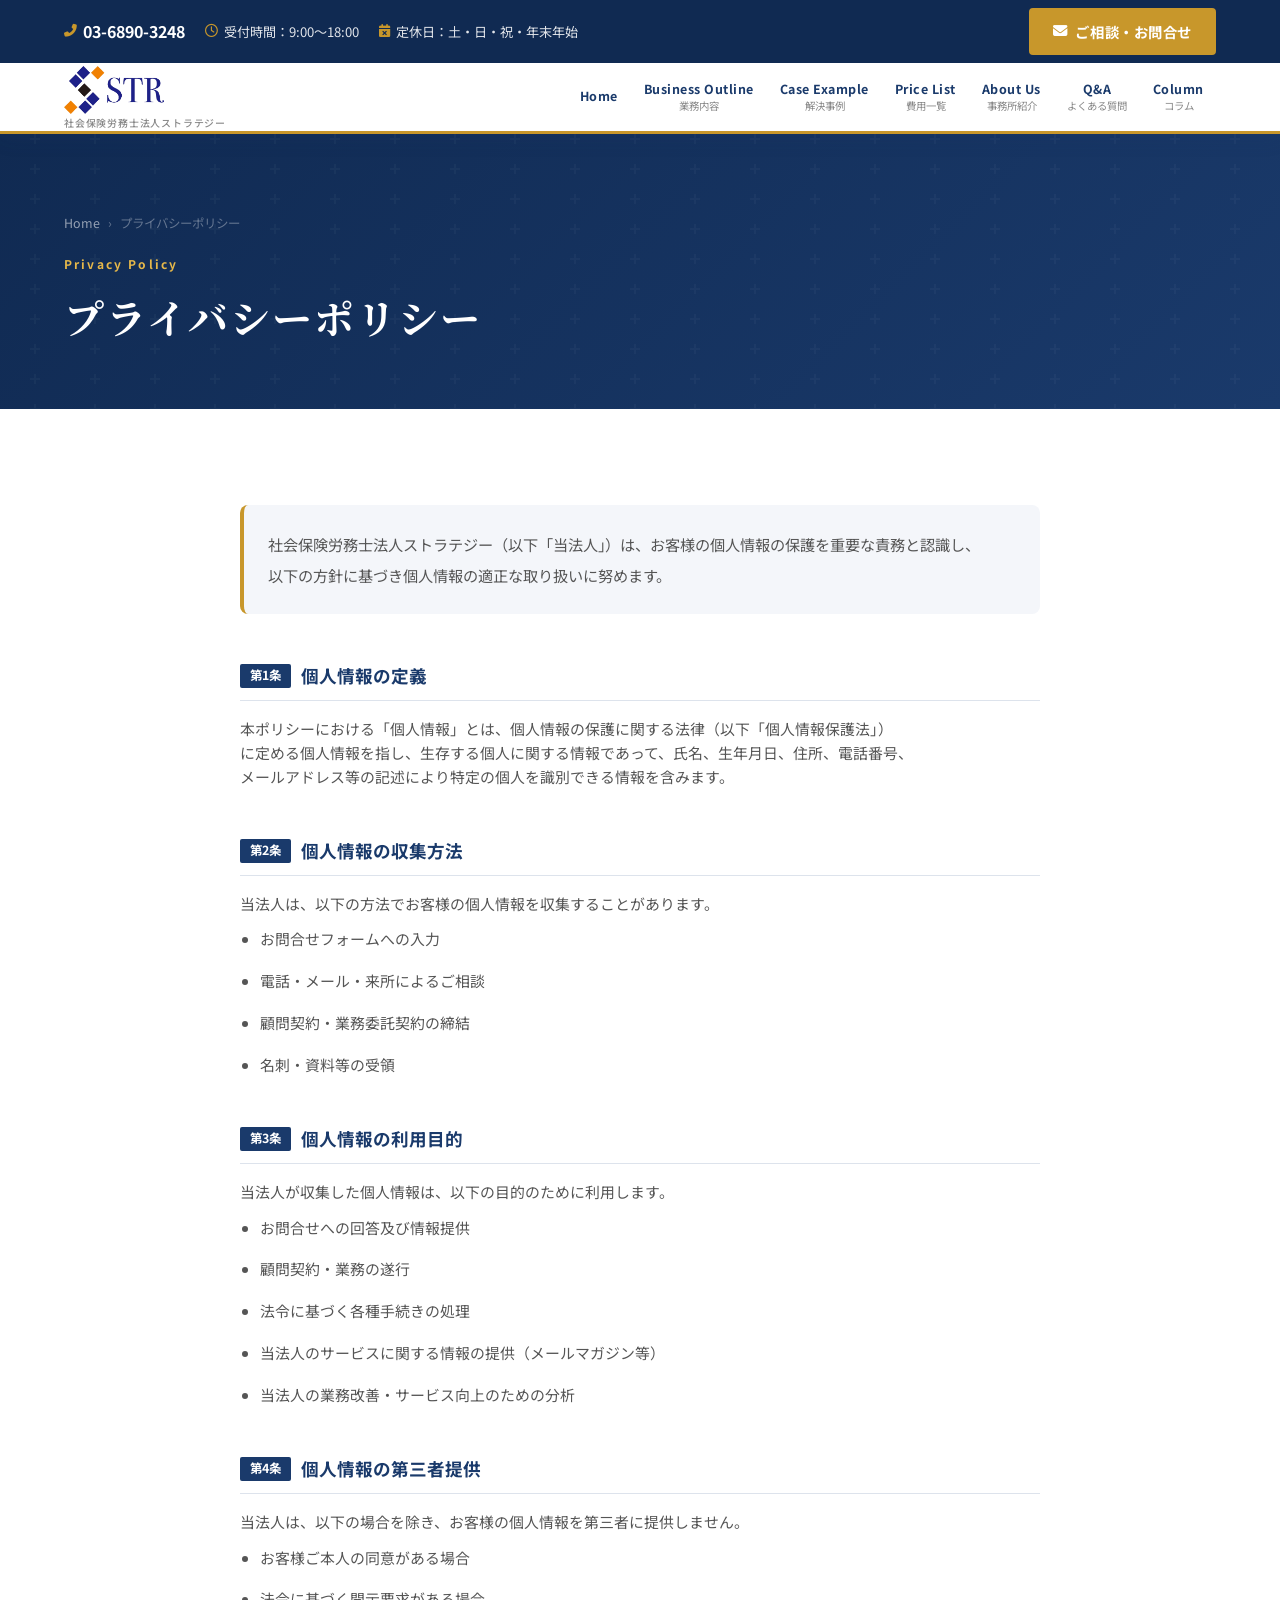
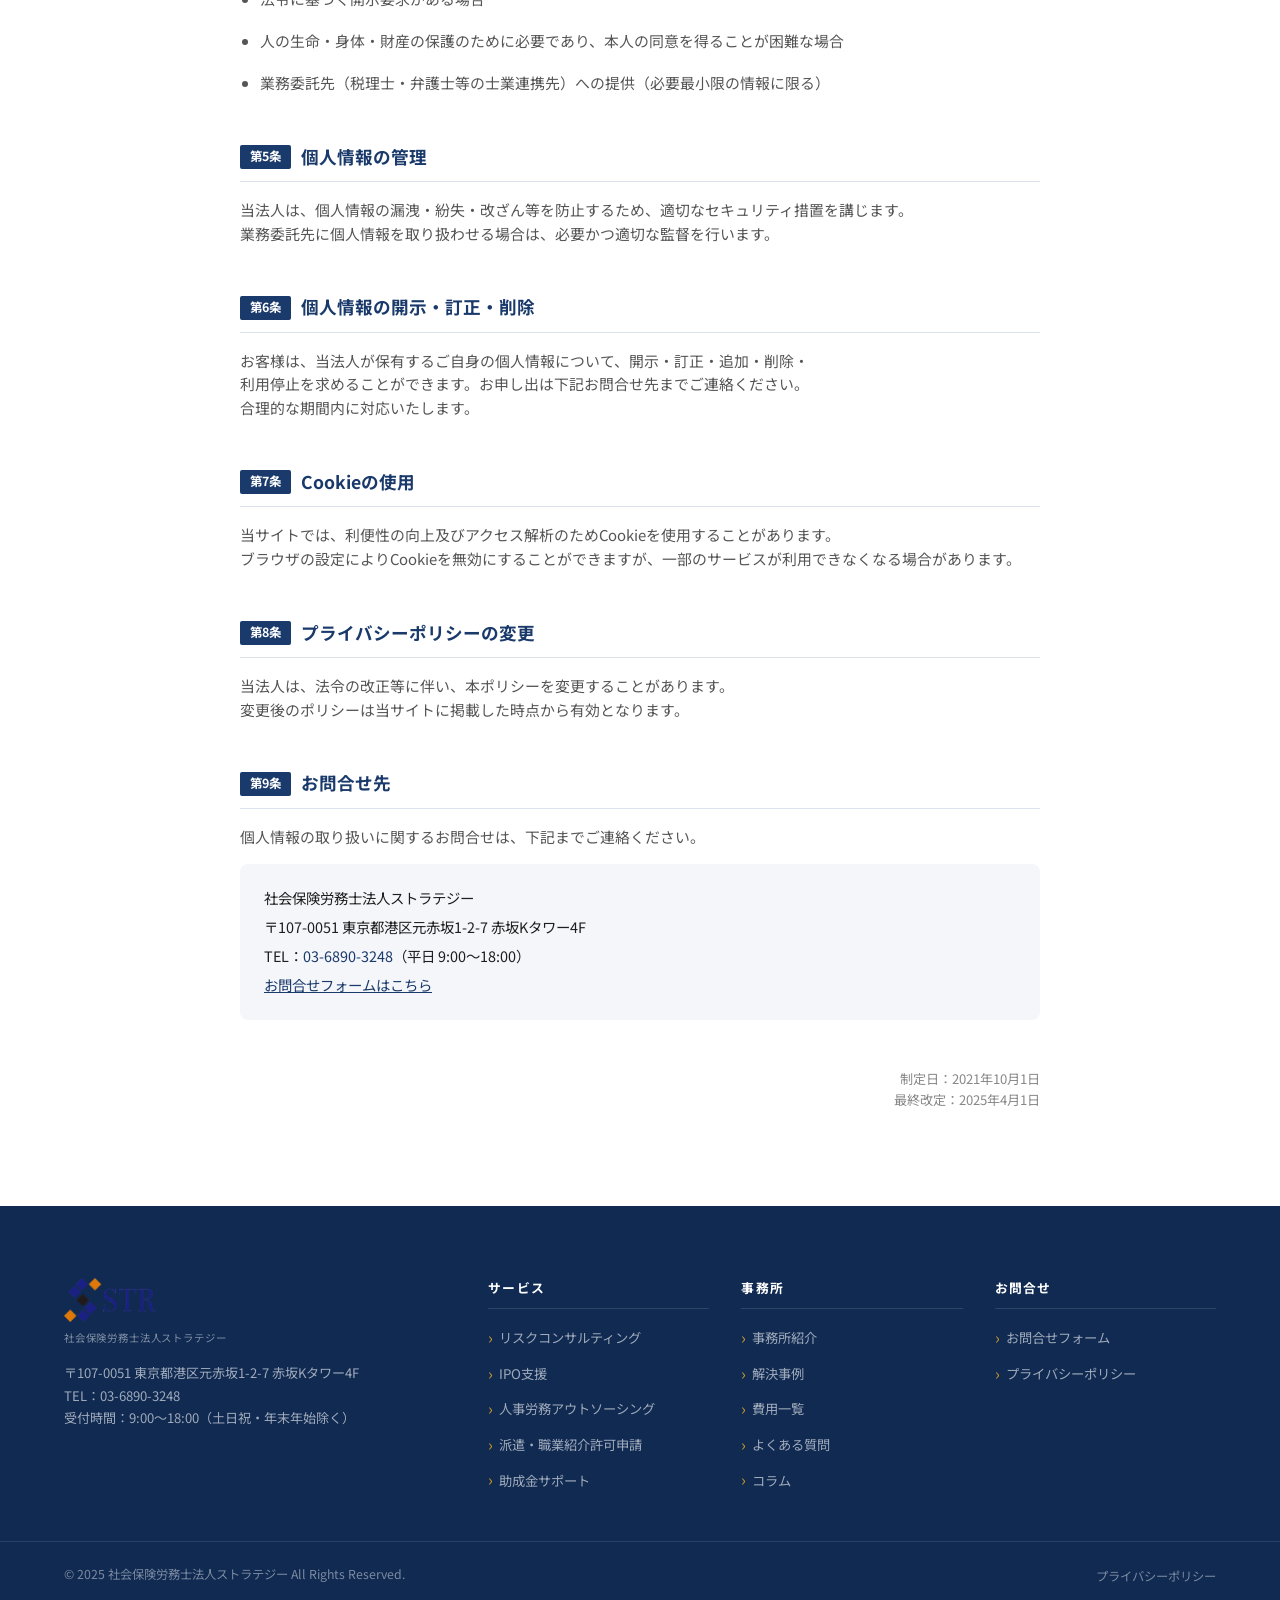
<file: privacy.html>
<!DOCTYPE html>
<html lang="ja">
<head>
  <meta charset="UTF-8">
  <meta name="viewport" content="width=device-width, initial-scale=1.0">
  <title>プライバシーポリシー｜社会保険労務士法人ストラテジー</title>
  <meta name="description" content="社会保険労務士法人ストラテジーのプライバシーポリシーです。個人情報の取り扱いについてご説明します。">
  <link rel="preconnect" href="https://fonts.googleapis.com">
  <link rel="preconnect" href="https://fonts.gstatic.com" crossorigin>
  <link href="https://fonts.googleapis.com/css2?family=Noto+Sans+JP:wght@300;400;500;700;900&family=Noto+Serif+JP:wght@400;700&display=swap" rel="stylesheet">
  <link rel="stylesheet" href="https://cdn.jsdelivr.net/npm/@fortawesome/fontawesome-free@6.4.0/css/all.min.css">
  <link rel="stylesheet" href="css/style.css">
  <style>
    .privacy-content { max-width: 800px; margin: 0 auto; }
    .privacy-intro { font-size: 0.95rem; color: var(--color-text-light); line-height: 2; margin-bottom: 48px; padding: 24px; background: var(--color-bg-light); border-radius: var(--radius-md); border-left: 4px solid var(--color-accent); }
    .privacy-article { margin-bottom: 48px; }
    .privacy-article-title { font-size: 1.1rem; font-weight: 700; color: var(--color-primary); margin-bottom: 16px; padding-bottom: 10px; border-bottom: 1px solid var(--color-border); display: flex; align-items: center; gap: 10px; }
    .privacy-article-title span { display: inline-block; background: var(--color-primary); color: #fff; font-size: 0.78rem; font-weight: 700; padding: 2px 10px; border-radius: 2px; }
    .privacy-article p, .privacy-article li { font-size: 0.93rem; color: var(--color-text-light); line-height: 1.6; margin-bottom: 12px; }
    .privacy-article ul { padding-left: 20px; margin-top: 8px; display: flex; flex-direction: column; gap: 6px; }
    .privacy-article ul li { list-style: disc; }
    .privacy-updated { text-align: right; font-size: 0.82rem; color: var(--color-text-muted); margin-top: 48px; }
  </style>
</head>
<body>
  <header class="site-header" id="site-header">
    <div class="header-top"><div class="container header-top-inner"><div class="header-info"><span class="header-tel"><i class="fas fa-phone-alt"></i><a href="tel:0368903248">03-6890-3248</a></span><span class="header-hours"><i class="far fa-clock"></i>受付時間：9:00〜18:00</span><span class="header-holiday"><i class="fas fa-calendar-times"></i>定休日：土・日・祝・年末年始</span></div><a href="contact.html" class="btn btn-cta"><i class="fas fa-envelope"></i>ご相談・お問合せ</a></div></div>
    <div class="header-main"><div class="container header-main-inner">
      <div class="site-logo"><a href="index.html"><img src="images/logo-transparent.png" alt="STRATOZ 社会保険労務士法人ストラテジー" class="logo-img"><span class="logo-ja">社会保険労務士法人ストラテジー</span></a></div>
      <nav class="global-nav" id="global-nav"><ul class="nav-list">
        <li class="nav-item"><a href="index.html"><span class="nav-en">Home</span></a></li>
        <li class="nav-item"><a href="business.html"><span class="nav-en">Business Outline</span><span class="nav-ja">業務内容</span></a></li>
        <li class="nav-item"><a href="cases.html"><span class="nav-en">Case Example</span><span class="nav-ja">解決事例</span></a></li>
        <li class="nav-item"><a href="price.html"><span class="nav-en">Price List</span><span class="nav-ja">費用一覧</span></a></li>
        <li class="nav-item"><a href="about.html"><span class="nav-en">About Us</span><span class="nav-ja">事務所紹介</span></a></li>
        <li class="nav-item"><a href="qa.html"><span class="nav-en">Q&amp;A</span><span class="nav-ja">よくある質問</span></a></li>
        <li class="nav-item"><a href="column.html"><span class="nav-en">Column</span><span class="nav-ja">コラム</span></a></li>
      </ul></nav>
      <button class="hamburger" id="hamburger" aria-label="メニューを開く" aria-expanded="false"><span></span><span></span><span></span></button>
    </div></div>
  </header>
  <div class="mobile-nav-overlay" id="mobile-nav-overlay"></div>
  <nav class="mobile-nav" id="mobile-nav"><button class="mobile-nav-close" id="mobile-nav-close"><i class="fas fa-times"></i></button><div class="mobile-logo"><img src="images/logo-transparent.png" alt="STRATOZ 社会保険労務士法人ストラテジー" class="logo-img"><span class="logo-ja">社会保険労務士法人ストラテジー</span></div><ul class="mobile-nav-list"><li><a href="index.html">Home</a></li><li><a href="business.html">Business Outline <span>業務内容</span></a></li><li><a href="cases.html">Case Example <span>解決事例</span></a></li><li><a href="price.html">Price List <span>費用一覧</span></a></li><li><a href="about.html">About Us <span>事務所紹介</span></a></li><li><a href="qa.html">Q&amp;A <span>よくある質問</span></a></li><li><a href="column.html">Column <span>コラム</span></a></li></ul>
  <div class="mobile-nav-contact"><a href="tel:0368903248" class="mobile-tel"><i class="fas fa-phone-alt"></i>03-6890-3248</a><a href="contact.html" class="btn btn-cta"><i class="fas fa-envelope"></i>ご相談・お問合せ</a></div></nav>

  <main>
    <div class="page-hero">
      <div class="container page-hero-inner">
        <div class="breadcrumb"><a href="index.html">Home</a><span>›</span><span>プライバシーポリシー</span></div>
        <p class="page-hero-en">Privacy Policy</p>
        <h1 class="page-hero-title">プライバシーポリシー</h1>
      </div>
    </div>

    <section class="content-section">
      <div class="container">
        <div class="privacy-content">
          <div class="privacy-intro">
            社会保険労務士法人ストラテジー（以下「当法人」）は、お客様の個人情報の保護を重要な責務と認識し、以下の方針に基づき個人情報の適正な取り扱いに努めます。
          </div>

          <div class="privacy-article">
            <h2 class="privacy-article-title"><span>第1条</span>個人情報の定義</h2>
            <p>本ポリシーにおける「個人情報」とは、個人情報の保護に関する法律（以下「個人情報保護法」）に定める個人情報を指し、生存する個人に関する情報であって、氏名、生年月日、住所、電話番号、メールアドレス等の記述により特定の個人を識別できる情報を含みます。</p>
          </div>

          <div class="privacy-article">
            <h2 class="privacy-article-title"><span>第2条</span>個人情報の収集方法</h2>
            <p>当法人は、以下の方法でお客様の個人情報を収集することがあります。</p>
            <ul>
              <li>お問合せフォームへの入力</li>
              <li>電話・メール・来所によるご相談</li>
              <li>顧問契約・業務委託契約の締結</li>
              <li>名刺・資料等の受領</li>
            </ul>
          </div>

          <div class="privacy-article">
            <h2 class="privacy-article-title"><span>第3条</span>個人情報の利用目的</h2>
            <p>当法人が収集した個人情報は、以下の目的のために利用します。</p>
            <ul>
              <li>お問合せへの回答及び情報提供</li>
              <li>顧問契約・業務の遂行</li>
              <li>法令に基づく各種手続きの処理</li>
              <li>当法人のサービスに関する情報の提供（メールマガジン等）</li>
              <li>当法人の業務改善・サービス向上のための分析</li>
            </ul>
          </div>

          <div class="privacy-article">
            <h2 class="privacy-article-title"><span>第4条</span>個人情報の第三者提供</h2>
            <p>当法人は、以下の場合を除き、お客様の個人情報を第三者に提供しません。</p>
            <ul>
              <li>お客様ご本人の同意がある場合</li>
              <li>法令に基づく開示要求がある場合</li>
              <li>人の生命・身体・財産の保護のために必要であり、本人の同意を得ることが困難な場合</li>
              <li>業務委託先（税理士・弁護士等の士業連携先）への提供（必要最小限の情報に限る）</li>
            </ul>
          </div>

          <div class="privacy-article">
            <h2 class="privacy-article-title"><span>第5条</span>個人情報の管理</h2>
            <p>当法人は、個人情報の漏洩・紛失・改ざん等を防止するため、適切なセキュリティ措置を講じます。業務委託先に個人情報を取り扱わせる場合は、必要かつ適切な監督を行います。</p>
          </div>

          <div class="privacy-article">
            <h2 class="privacy-article-title"><span>第6条</span>個人情報の開示・訂正・削除</h2>
            <p>お客様は、当法人が保有するご自身の個人情報について、開示・訂正・追加・削除・利用停止を求めることができます。お申し出は下記お問合せ先までご連絡ください。合理的な期間内に対応いたします。</p>
          </div>

          <div class="privacy-article">
            <h2 class="privacy-article-title"><span>第7条</span>Cookieの使用</h2>
            <p>当サイトでは、利便性の向上及びアクセス解析のためCookieを使用することがあります。ブラウザの設定によりCookieを無効にすることができますが、一部のサービスが利用できなくなる場合があります。</p>
          </div>

          <div class="privacy-article">
            <h2 class="privacy-article-title"><span>第8条</span>プライバシーポリシーの変更</h2>
            <p>当法人は、法令の改正等に伴い、本ポリシーを変更することがあります。変更後のポリシーは当サイトに掲載した時点から有効となります。</p>
          </div>

          <div class="privacy-article">
            <h2 class="privacy-article-title"><span>第9条</span>お問合せ先</h2>
            <p>個人情報の取り扱いに関するお問合せは、下記までご連絡ください。</p>
            <div style="margin-top:16px;padding:20px 24px;background:var(--color-bg-light);border-radius:var(--radius-md);font-size:0.9rem;line-height:2;">
              社会保険労務士法人ストラテジー<br>
              〒107-0051 東京都港区元赤坂1-2-7 赤坂Kタワー4F<br>
              TEL：<a href="tel:0368903248" style="color:var(--color-primary);">03-6890-3248</a>（平日 9:00〜18:00）<br>
              <a href="contact.html" style="color:var(--color-primary);text-decoration:underline;">お問合せフォームはこちら</a>
            </div>
          </div>

          <p class="privacy-updated">制定日：2021年10月1日<br>最終改定：2025年4月1日</p>
        </div>
      </div>
    </section>
  </main>

  <footer class="site-footer">
    <div class="footer-main"><div class="container footer-main-inner"><div class="footer-brand"><div class="footer-logo"><img src="images/logo-transparent.png" alt="STRATOZ 社会保険労務士法人ストラテジー" class="logo-img"><span class="logo-ja">社会保険労務士法人ストラテジー</span></div><address class="footer-address">〒107-0051 東京都港区元赤坂1-2-7 赤坂Kタワー4F<br>TEL：<a href="tel:0368903248">03-6890-3248</a><br>受付時間：9:00〜18:00（土日祝・年末年始除く）</address></div><nav class="footer-nav"><div class="footer-nav-col"><h3 class="footer-nav-heading">サービス</h3><ul><li><a href="business.html#risk">リスクコンサルティング</a></li><li><a href="business.html#ipo">IPO支援</a></li><li><a href="business.html#outsourcing">人事労務アウトソーシング</a></li><li><a href="business.html#dispatch">派遣・職業紹介許可申請</a></li><li><a href="business.html#subsidy">助成金サポート</a></li></ul></div><div class="footer-nav-col"><h3 class="footer-nav-heading">事務所</h3><ul><li><a href="about.html">事務所紹介</a></li><li><a href="cases.html">解決事例</a></li><li><a href="price.html">費用一覧</a></li><li><a href="qa.html">よくある質問</a></li><li><a href="column.html">コラム</a></li></ul></div><div class="footer-nav-col"><h3 class="footer-nav-heading">お問合せ</h3><ul><li><a href="contact.html">お問合せフォーム</a></li><li><a href="privacy.html">プライバシーポリシー</a></li></ul></div></nav></div></div>
    <div class="footer-bottom"><div class="container footer-bottom-inner"><p class="copyright">&copy; 2025 社会保険労務士法人ストラテジー All Rights Reserved.</p><ul class="footer-links"><li><a href="privacy.html">プライバシーポリシー</a></li></ul></div></div>
  </footer>
  <button class="back-to-top" id="back-to-top"><i class="fas fa-chevron-up"></i></button>
  <script src="js/main.js"></script>
</body>
</html>
</file>
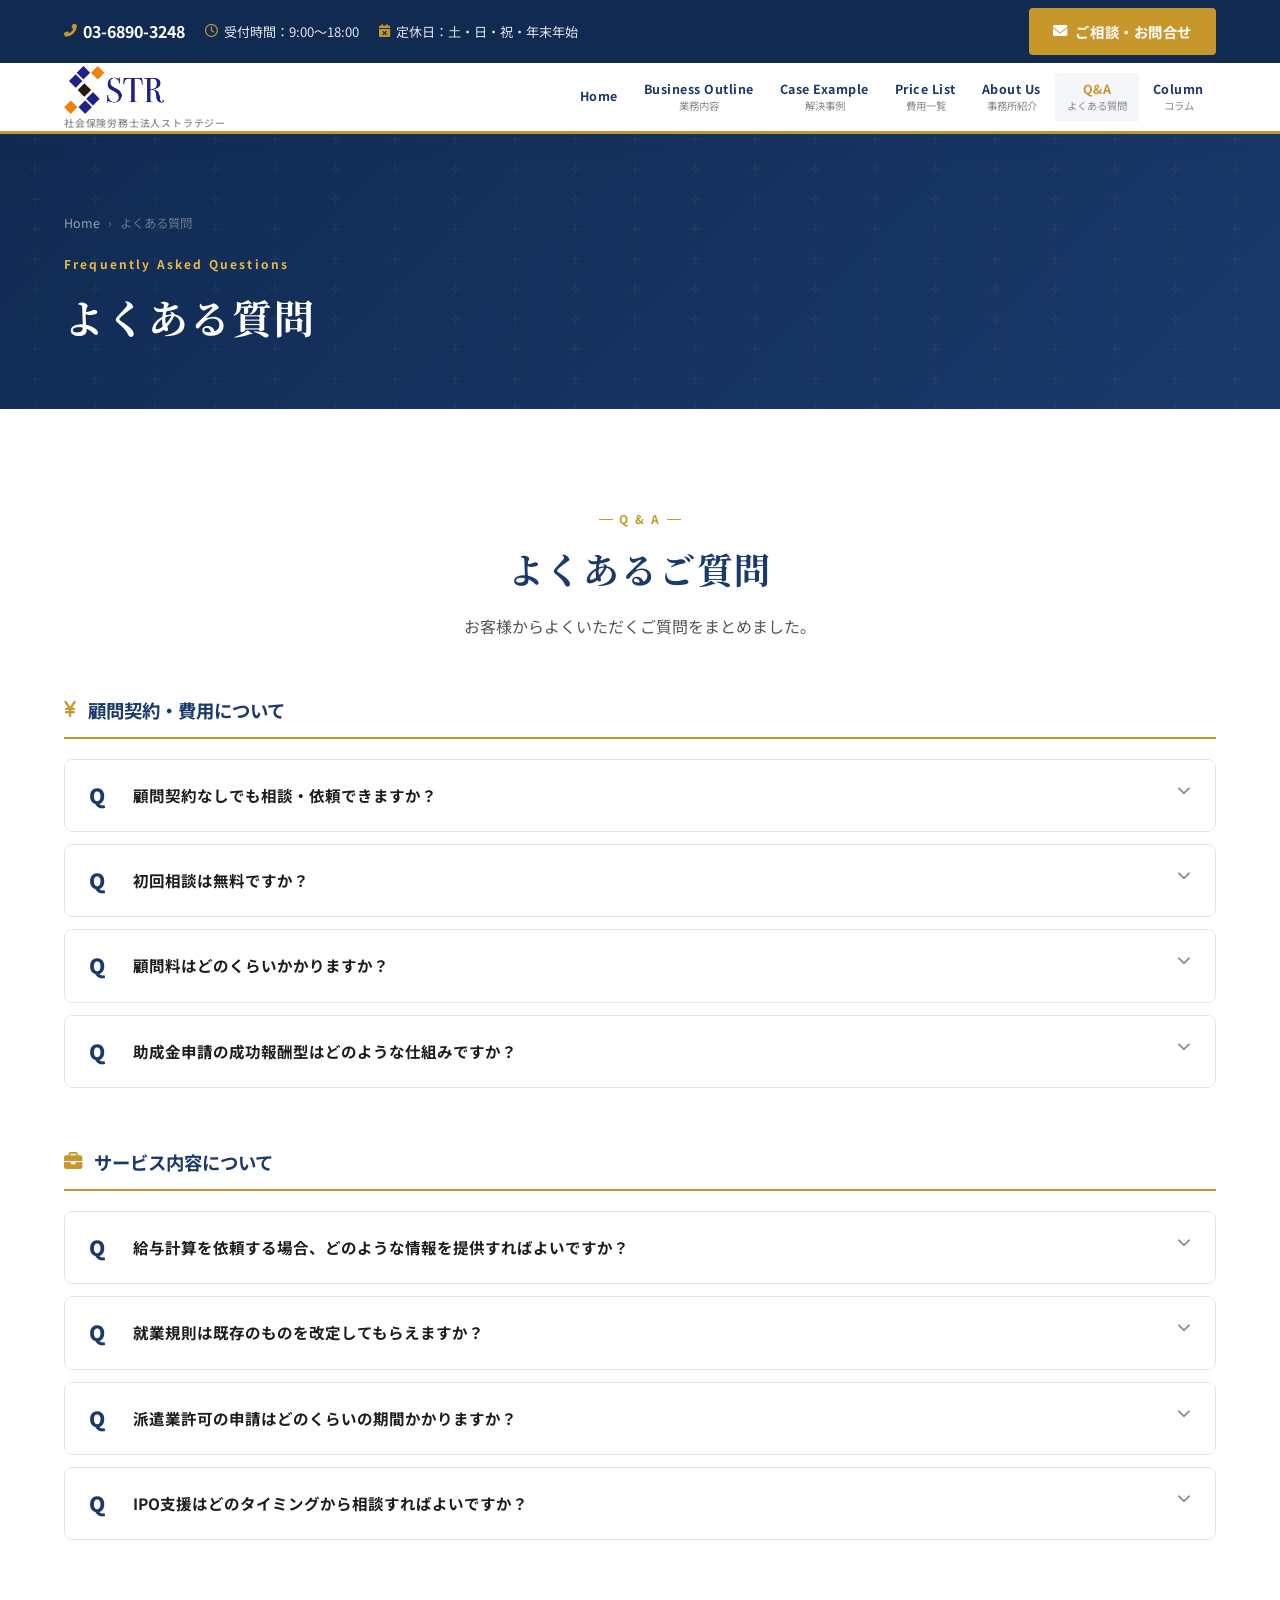
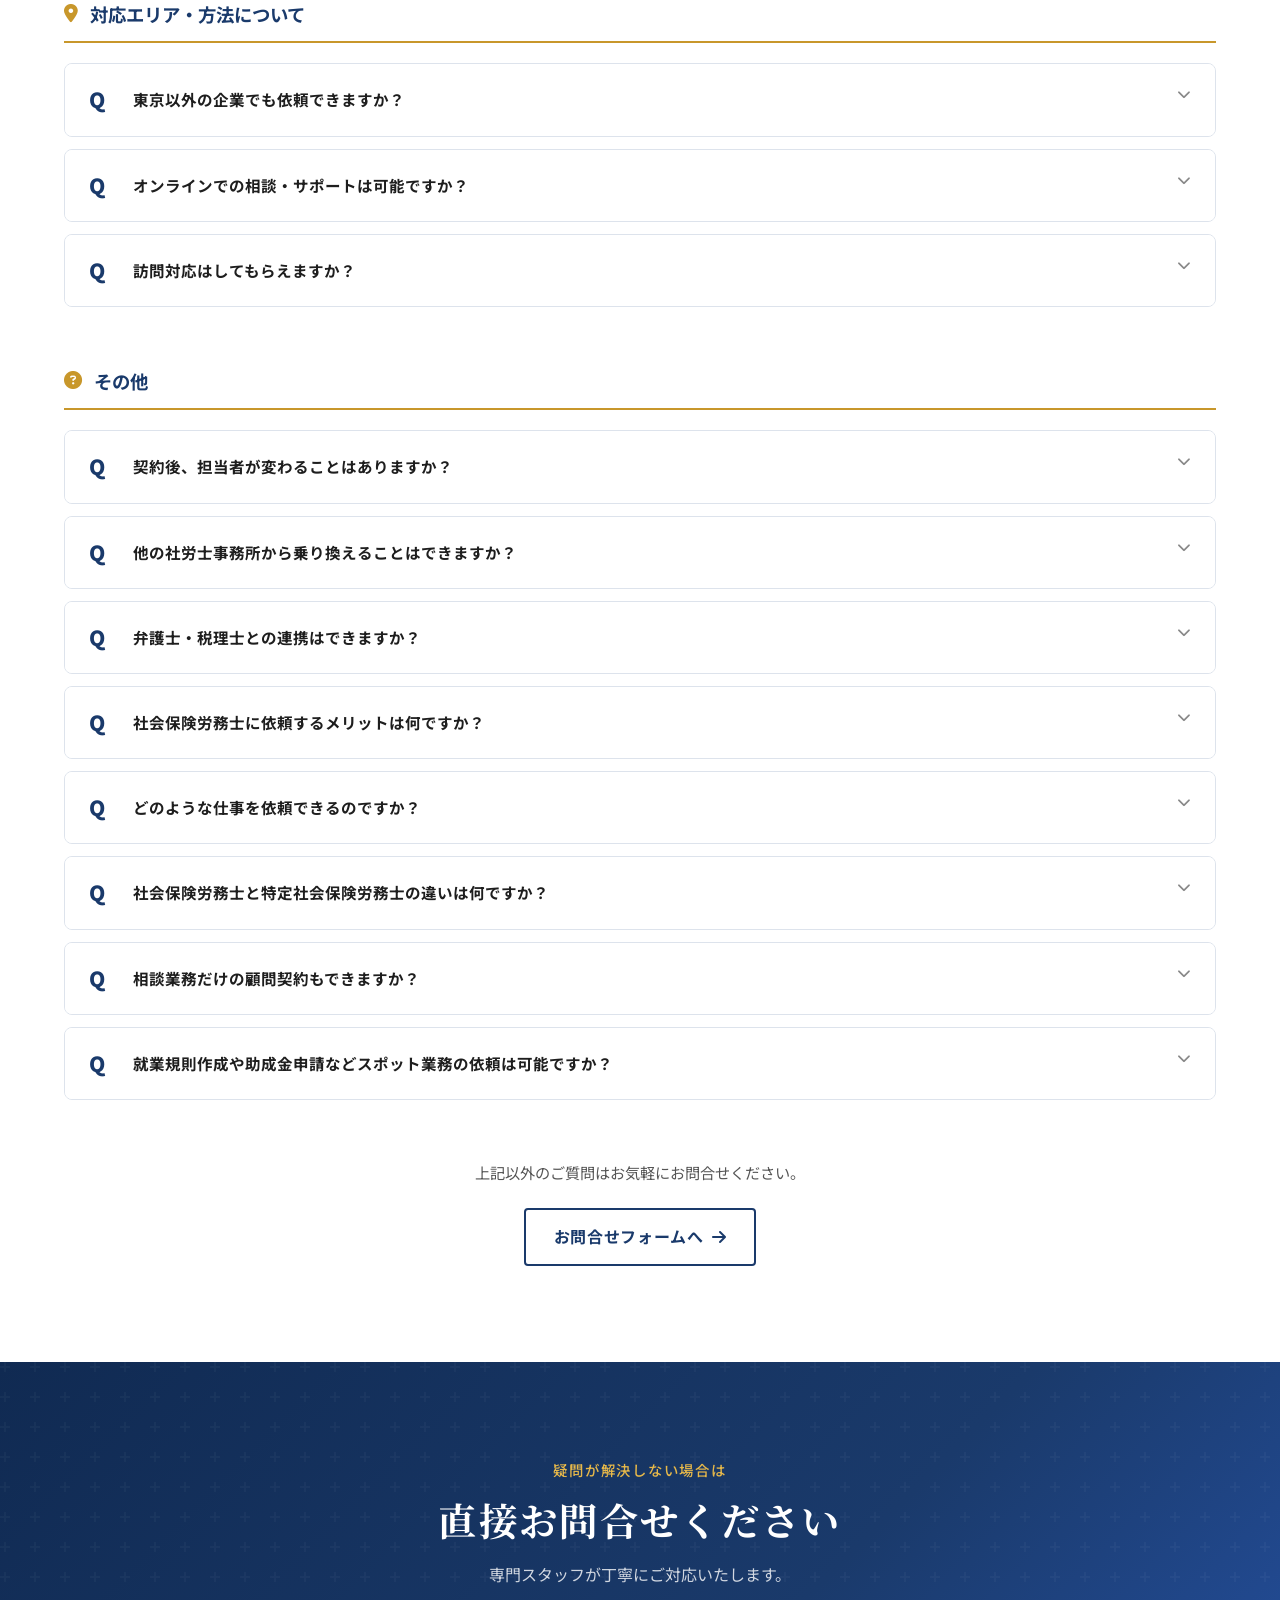
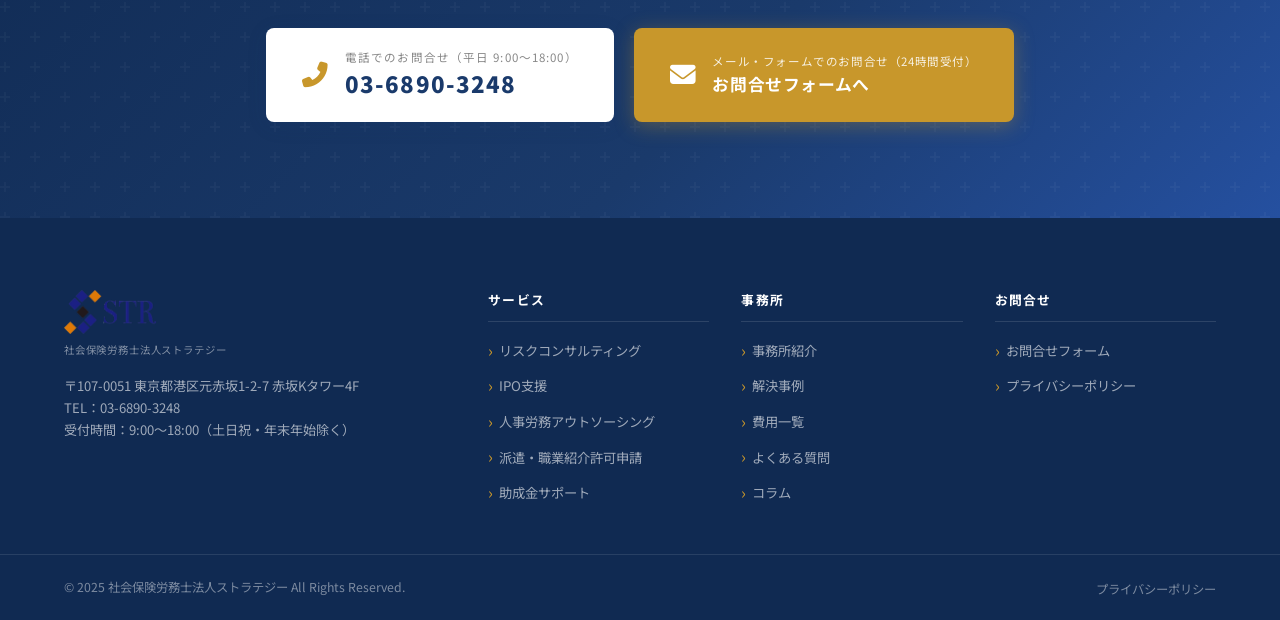
<file: qa.html>
<!DOCTYPE html>
<html lang="ja">
<head>
  <meta charset="UTF-8">
  <meta name="viewport" content="width=device-width, initial-scale=1.0">
  <title>よくある質問（Q&A）｜社会保険労務士法人ストラテジー</title>
  <meta name="description" content="社会保険労務士法人ストラテジーへのよくある質問をまとめました。顧問契約・費用・サービス内容・対応エリアなどについてお答えします。">
  <link rel="preconnect" href="https://fonts.googleapis.com">
  <link rel="preconnect" href="https://fonts.gstatic.com" crossorigin>
  <link href="https://fonts.googleapis.com/css2?family=Noto+Sans+JP:wght@300;400;500;700;900&family=Noto+Serif+JP:wght@400;700&display=swap" rel="stylesheet">
  <link rel="stylesheet" href="https://cdn.jsdelivr.net/npm/@fortawesome/fontawesome-free@6.4.0/css/all.min.css">
  <link rel="stylesheet" href="css/style.css">
  <style>
    .qa-category { margin-bottom: 60px; }
    .qa-category-title {
      display: flex; align-items: center; gap: 12px;
      font-size: 1.15rem; font-weight: 700; color: var(--color-primary);
      margin-bottom: 20px; padding-bottom: 12px;
      border-bottom: 2px solid var(--color-accent);
    }
    .qa-category-title i { color: var(--color-accent); }
  </style>
</head>
<body>
  <header class="site-header" id="site-header">
    <div class="header-top"><div class="container header-top-inner"><div class="header-info"><span class="header-tel"><i class="fas fa-phone-alt"></i><a href="tel:0368903248">03-6890-3248</a></span><span class="header-hours"><i class="far fa-clock"></i>受付時間：9:00〜18:00</span><span class="header-holiday"><i class="fas fa-calendar-times"></i>定休日：土・日・祝・年末年始</span></div><a href="contact.html" class="btn btn-cta"><i class="fas fa-envelope"></i>ご相談・お問合せ</a></div></div>
    <div class="header-main"><div class="container header-main-inner">
      <div class="site-logo"><a href="index.html"><img src="images/logo-transparent.png" alt="STRATOZ 社会保険労務士法人ストラテジー" class="logo-img"><span class="logo-ja">社会保険労務士法人ストラテジー</span></a></div>
      <nav class="global-nav" id="global-nav"><ul class="nav-list">
        <li class="nav-item"><a href="index.html"><span class="nav-en">Home</span></a></li>
        <li class="nav-item"><a href="business.html"><span class="nav-en">Business Outline</span><span class="nav-ja">業務内容</span></a></li>
        <li class="nav-item"><a href="cases.html"><span class="nav-en">Case Example</span><span class="nav-ja">解決事例</span></a></li>
        <li class="nav-item"><a href="price.html"><span class="nav-en">Price List</span><span class="nav-ja">費用一覧</span></a></li>
        <li class="nav-item"><a href="about.html"><span class="nav-en">About Us</span><span class="nav-ja">事務所紹介</span></a></li>
        <li class="nav-item active"><a href="qa.html"><span class="nav-en">Q&amp;A</span><span class="nav-ja">よくある質問</span></a></li>
        <li class="nav-item"><a href="column.html"><span class="nav-en">Column</span><span class="nav-ja">コラム</span></a></li>
      </ul></nav>
      <button class="hamburger" id="hamburger" aria-label="メニューを開く" aria-expanded="false"><span></span><span></span><span></span></button>
    </div></div>
  </header>
  <div class="mobile-nav-overlay" id="mobile-nav-overlay"></div>
  <nav class="mobile-nav" id="mobile-nav"><button class="mobile-nav-close" id="mobile-nav-close"><i class="fas fa-times"></i></button><div class="mobile-logo"><img src="images/logo-transparent.png" alt="STRATOZ 社会保険労務士法人ストラテジー" class="logo-img"><span class="logo-ja">社会保険労務士法人ストラテジー</span></div><ul class="mobile-nav-list"><li><a href="index.html">Home</a></li><li><a href="business.html">Business Outline <span>業務内容</span></a></li><li><a href="cases.html">Case Example <span>解決事例</span></a></li><li><a href="price.html">Price List <span>費用一覧</span></a></li><li><a href="about.html">About Us <span>事務所紹介</span></a></li><li><a href="qa.html">Q&amp;A <span>よくある質問</span></a></li><li><a href="column.html">Column <span>コラム</span></a></li></ul>
  <div class="mobile-nav-contact"><a href="tel:0368903248" class="mobile-tel"><i class="fas fa-phone-alt"></i>03-6890-3248</a><a href="contact.html" class="btn btn-cta"><i class="fas fa-envelope"></i>ご相談・お問合せ</a></div></nav>

  <main>
    <div class="page-hero">
      <div class="container page-hero-inner">
        <div class="breadcrumb"><a href="index.html">Home</a><span>›</span><span>よくある質問</span></div>
        <p class="page-hero-en">Frequently Asked Questions</p>
        <h1 class="page-hero-title">よくある質問</h1>
      </div>
    </div>

    <section class="content-section">
      <div class="container">
        <div class="section-header">
          <p class="section-label">Q &amp; A</p>
          <h2 class="section-title">よくあるご質問</h2>
          <p class="section-desc">お客様からよくいただくご質問をまとめました。</p>
        </div>

        <!-- 顧問契約・費用 -->
        <div class="qa-category" data-aos="fade-up">
          <h2 class="qa-category-title"><i class="fas fa-yen-sign"></i>顧問契約・費用について</h2>
          <div class="accordion-item">
            <div class="accordion-header"><span class="accordion-q-mark">Q</span><span class="accordion-question">顧問契約なしでも相談・依頼できますか？</span><i class="fas fa-chevron-down accordion-icon"></i></div>
            <div class="accordion-body"><div class="accordion-body-inner"><span class="accordion-a-mark">A</span><p class="accordion-answer">はい、スポット（単発）でのご依頼も承っております。就業規則の作成・改定、助成金申請、派遣許可申請など、単発でもご対応可能です。ただし、継続的なサポートが必要な場合は顧問契約をお勧めしています。</p></div></div>
          </div>
          <div class="accordion-item">
            <div class="accordion-header"><span class="accordion-q-mark">Q</span><span class="accordion-question">初回相談は無料ですか？</span><i class="fas fa-chevron-down accordion-icon"></i></div>
            <div class="accordion-body"><div class="accordion-body-inner"><span class="accordion-a-mark">A</span><p class="accordion-answer">はい、初回のご相談は無料です。電話・メール・Zoomなど、ご都合のよい方法でお気軽にご相談ください。現状のお悩みをお聞きした上で、最適なサービスとお見積りをご提案します。</p></div></div>
          </div>
          <div class="accordion-item">
            <div class="accordion-header"><span class="accordion-q-mark">Q</span><span class="accordion-question">顧問料はどのくらいかかりますか？</span><i class="fas fa-chevron-down accordion-icon"></i></div>
            <div class="accordion-body"><div class="accordion-body-inner"><span class="accordion-a-mark">A</span><p class="accordion-answer">月額30,000円〜のプランをご用意しています。従業員数・依頼内容・手続き量によって最適なプランが変わります。まずは無料相談にてご状況をお聞きし、お見積りをご提示いたします。詳しくは<a href="price.html" style="color:var(--color-primary);text-decoration:underline;">費用一覧ページ</a>をご覧ください。</p></div></div>
          </div>
          <div class="accordion-item">
            <div class="accordion-header"><span class="accordion-q-mark">Q</span><span class="accordion-question">助成金申請の成功報酬型はどのような仕組みですか？</span><i class="fas fa-chevron-down accordion-icon"></i></div>
            <div class="accordion-body"><div class="accordion-body-inner"><span class="accordion-a-mark">A</span><p class="accordion-answer">助成金が実際に受給できた場合にのみ、受給額の20%（税別）を報酬としていただく仕組みです。受給できなかった場合は費用はかかりません。ただし、書類準備のための実費が発生する場合があります。</p></div></div>
          </div>
        </div>

        <!-- サービス内容 -->
        <div class="qa-category" data-aos="fade-up">
          <h2 class="qa-category-title"><i class="fas fa-briefcase"></i>サービス内容について</h2>
          <div class="accordion-item">
            <div class="accordion-header"><span class="accordion-q-mark">Q</span><span class="accordion-question">給与計算を依頼する場合、どのような情報を提供すればよいですか？</span><i class="fas fa-chevron-down accordion-icon"></i></div>
            <div class="accordion-body"><div class="accordion-body-inner"><span class="accordion-a-mark">A</span><p class="accordion-answer">毎月の勤怠データ（打刻データや集計表）と入退社情報をご提供いただければ対応可能です。クラウド勤怠システムをご利用の場合はデータ連携も可能です。詳細はご契約時に調整いたします。</p></div></div>
          </div>
          <div class="accordion-item">
            <div class="accordion-header"><span class="accordion-q-mark">Q</span><span class="accordion-question">就業規則は既存のものを改定してもらえますか？</span><i class="fas fa-chevron-down accordion-icon"></i></div>
            <div class="accordion-body"><div class="accordion-body-inner"><span class="accordion-a-mark">A</span><p class="accordion-answer">はい、既存の就業規則の改定も承っております。まず現状の規則を拝見し、法令との齟齬や改善点をチェックした上で、貴社の実態に合った内容に改定いたします。</p></div></div>
          </div>
          <div class="accordion-item">
            <div class="accordion-header"><span class="accordion-q-mark">Q</span><span class="accordion-question">派遣業許可の申請はどのくらいの期間かかりますか？</span><i class="fas fa-chevron-down accordion-icon"></i></div>
            <div class="accordion-body"><div class="accordion-body-inner"><span class="accordion-a-mark">A</span><p class="accordion-answer">書類の準備・作成に2〜4週間、厚生労働省の審査に約2〜3ヶ月かかります。申請から許可まで、概ね3〜4ヶ月が目安です。事業開始を予定している時期から逆算してご相談ください。</p></div></div>
          </div>
          <div class="accordion-item">
            <div class="accordion-header"><span class="accordion-q-mark">Q</span><span class="accordion-question">IPO支援はどのタイミングから相談すればよいですか？</span><i class="fas fa-chevron-down accordion-icon"></i></div>
            <div class="accordion-body"><div class="accordion-body-inner"><span class="accordion-a-mark">A</span><p class="accordion-answer">上場申請の2〜3年前からご相談いただくのが理想的です。直前では対応が間に合わないケースもあるため、できるだけ早い段階で労務の現状診断を行うことをお勧めします。</p></div></div>
          </div>
        </div>

        <!-- 対応エリア -->
        <div class="qa-category" data-aos="fade-up">
          <h2 class="qa-category-title"><i class="fas fa-map-marker-alt"></i>対応エリア・方法について</h2>
          <div class="accordion-item">
            <div class="accordion-header"><span class="accordion-q-mark">Q</span><span class="accordion-question">東京以外の企業でも依頼できますか？</span><i class="fas fa-chevron-down accordion-icon"></i></div>
            <div class="accordion-body"><div class="accordion-body-inner"><span class="accordion-a-mark">A</span><p class="accordion-answer">はい、全国対応しております。オンライン（Zoom・Microsoft Teams等）での対応が可能ですので、地方の企業様にもご利用いただいております。手続き対応が必要な場合も、電子申請や郵送で対応可能です。</p></div></div>
          </div>
          <div class="accordion-item">
            <div class="accordion-header"><span class="accordion-q-mark">Q</span><span class="accordion-question">オンラインでの相談・サポートは可能ですか？</span><i class="fas fa-chevron-down accordion-icon"></i></div>
            <div class="accordion-body"><div class="accordion-body-inner"><span class="accordion-a-mark">A</span><p class="accordion-answer">はい、Zoom・Microsoft Teams・Google Meet等を使ったオンライン面談に対応しております。書類のやり取りはクラウドストレージやメールで行いますので、ご来所いただく必要はありません。</p></div></div>
          </div>
          <div class="accordion-item">
            <div class="accordion-header"><span class="accordion-q-mark">Q</span><span class="accordion-question">訪問対応はしてもらえますか？</span><i class="fas fa-chevron-down accordion-icon"></i></div>
            <div class="accordion-body"><div class="accordion-body-inner"><span class="accordion-a-mark">A</span><p class="accordion-answer">プレミアムプランでは月1回の訪問コンサルティングが含まれます。その他のプランでも、別途交通費実費で訪問対応可能です。まずはご相談ください。</p></div></div>
          </div>
        </div>

        <!-- その他 -->
        <div class="qa-category" data-aos="fade-up">
          <h2 class="qa-category-title"><i class="fas fa-question-circle"></i>その他</h2>
          <div class="accordion-item">
            <div class="accordion-header"><span class="accordion-q-mark">Q</span><span class="accordion-question">契約後、担当者が変わることはありますか？</span><i class="fas fa-chevron-down accordion-icon"></i></div>
            <div class="accordion-body"><div class="accordion-body-inner"><span class="accordion-a-mark">A</span><p class="accordion-answer">基本的には最初に担当した社会保険労務士が継続して担当いたします。万が一変更が必要な場合は、事前にご連絡し引継ぎを丁寧に行います。</p></div></div>
          </div>
          <div class="accordion-item">
            <div class="accordion-header"><span class="accordion-q-mark">Q</span><span class="accordion-question">他の社労士事務所から乗り換えることはできますか？</span><i class="fas fa-chevron-down accordion-icon"></i></div>
            <div class="accordion-body"><div class="accordion-body-inner"><span class="accordion-a-mark">A</span><p class="accordion-answer">はい、他事務所から当法人への乗り換えも多数実績がございます。現在の顧問契約の状況をお聞きした上で、スムーズに引継ぎを行えるよう丁寧にサポートいたします。</p></div></div>
          </div>
          <div class="accordion-item">
            <div class="accordion-header"><span class="accordion-q-mark">Q</span><span class="accordion-question">弁護士・税理士との連携はできますか？</span><i class="fas fa-chevron-down accordion-icon"></i></div>
            <div class="accordion-body"><div class="accordion-body-inner"><span class="accordion-a-mark">A</span><p class="accordion-answer">はい、当法人では弁護士・税理士・司法書士・行政書士と強固な連携ネットワークを持っています。労務問題が法的紛争に発展した場合や、税務・法人設立が絡む案件でもワンストップでご対応可能です。</p></div></div>
          </div>

          <!-- 追加5件 -->
          <div class="accordion-item">
            <div class="accordion-header"><span class="accordion-q-mark">Q</span><span class="accordion-question">社会保険労務士に依頼するメリットは何ですか？</span><i class="fas fa-chevron-down accordion-icon"></i></div>
            <div class="accordion-body"><div class="accordion-body-inner"><span class="accordion-a-mark">A</span>
              <p class="accordion-answer">主に以下の3つのメリットがございます。</p>
              <ul style="margin:10px 0 10px 8px; display:flex; flex-direction:column; gap:8px;">
                <li style="display:flex; align-items:flex-start; gap:8px; font-size:0.92rem; line-height:1.5; color:var(--color-text-light);"><i class="fas fa-check-circle" style="color:var(--color-accent); margin-top:3px; font-size:0.8rem; flex-shrink:0;"></i>年々厳しくなっている労働法規への対応をお任せいただけます。</li>
                <li style="display:flex; align-items:flex-start; gap:8px; font-size:0.92rem; line-height:1.5; color:var(--color-text-light);"><i class="fas fa-check-circle" style="color:var(--color-accent); margin-top:3px; font-size:0.8rem; flex-shrink:0;"></i>専門の社員を採用するより、プロのサービスを受けながらコストを抑えられます。</li>
                <li style="display:flex; align-items:flex-start; gap:8px; font-size:0.92rem; line-height:1.5; color:var(--color-text-light);"><i class="fas fa-check-circle" style="color:var(--color-accent); margin-top:3px; font-size:0.8rem; flex-shrink:0;"></i>最新の助成金情報をいち早くご提供し、キャッシュフローの改善にも貢献します。</li>
              </ul>
              <p class="accordion-answer" style="margin-top:8px;">貴社の人事総務機能は、当事務所にお任せください。</p>
            </div></div>
          </div>

          <div class="accordion-item">
            <div class="accordion-header"><span class="accordion-q-mark">Q</span><span class="accordion-question">どのような仕事を依頼できるのですか？</span><i class="fas fa-chevron-down accordion-icon"></i></div>
            <div class="accordion-body"><div class="accordion-body-inner"><span class="accordion-a-mark">A</span>
              <p class="accordion-answer">以下の業務をはじめ、幅広くご対応しております。</p>
              <ul style="margin:10px 0 10px 8px; display:grid; grid-template-columns:1fr 1fr; gap:6px 16px;">
                <li style="display:flex; align-items:flex-start; gap:6px; font-size:0.9rem; line-height:1.5; color:var(--color-text-light);"><i class="fas fa-circle" style="color:var(--color-accent); font-size:0.45rem; margin-top:7px; flex-shrink:0;"></i>労務相談</li>
                <li style="display:flex; align-items:flex-start; gap:6px; font-size:0.9rem; line-height:1.5; color:var(--color-text-light);"><i class="fas fa-circle" style="color:var(--color-accent); font-size:0.45rem; margin-top:7px; flex-shrink:0;"></i>就業規則・各種規程の作成</li>
                <li style="display:flex; align-items:flex-start; gap:6px; font-size:0.9rem; line-height:1.5; color:var(--color-text-light);"><i class="fas fa-circle" style="color:var(--color-accent); font-size:0.45rem; margin-top:7px; flex-shrink:0;"></i>人事評価制度構築</li>
                <li style="display:flex; align-items:flex-start; gap:6px; font-size:0.9rem; line-height:1.5; color:var(--color-text-light);"><i class="fas fa-circle" style="color:var(--color-accent); font-size:0.45rem; margin-top:7px; flex-shrink:0;"></i>過去債務デューデリジェンス</li>
                <li style="display:flex; align-items:flex-start; gap:6px; font-size:0.9rem; line-height:1.5; color:var(--color-text-light);"><i class="fas fa-circle" style="color:var(--color-accent); font-size:0.45rem; margin-top:7px; flex-shrink:0;"></i>IPO支援</li>
                <li style="display:flex; align-items:flex-start; gap:6px; font-size:0.9rem; line-height:1.5; color:var(--color-text-light);"><i class="fas fa-circle" style="color:var(--color-accent); font-size:0.45rem; margin-top:7px; flex-shrink:0;"></i>入社・退社手続き</li>
                <li style="display:flex; align-items:flex-start; gap:6px; font-size:0.9rem; line-height:1.5; color:var(--color-text-light);"><i class="fas fa-circle" style="color:var(--color-accent); font-size:0.45rem; margin-top:7px; flex-shrink:0;"></i>労働保険・社会保険の各種届出</li>
                <li style="display:flex; align-items:flex-start; gap:6px; font-size:0.9rem; line-height:1.5; color:var(--color-text-light);"><i class="fas fa-circle" style="color:var(--color-accent); font-size:0.45rem; margin-top:7px; flex-shrink:0;"></i>給与計算・助成金申請</li>
              </ul>
              <p class="accordion-answer" style="margin-top:8px;">上記以外にも高度な業務を得意としております。詳細につきましては、当事務所までお問い合わせください。</p>
            </div></div>
          </div>

          <div class="accordion-item">
            <div class="accordion-header"><span class="accordion-q-mark">Q</span><span class="accordion-question">社会保険労務士と特定社会保険労務士の違いは何ですか？</span><i class="fas fa-chevron-down accordion-icon"></i></div>
            <div class="accordion-body"><div class="accordion-body-inner"><span class="accordion-a-mark">A</span>
              <p class="accordion-answer">特定社会保険労務士は、通常の業務（①労働及び社会保険に関する法令に基づく申請書等の作成業務・②同手続き業務・③各種法令に基づく申請・届出・審査請求等の事務代理業務）に加え、<strong>「紛争解決手続代理業務」</strong>を行うことができます。</p>
              <p class="accordion-answer" style="margin-top:10px;">具体的には以下の手続きの代理が可能です。</p>
              <ul style="margin:10px 0; display:flex; flex-direction:column; gap:8px;">
                <li style="display:flex; align-items:flex-start; gap:8px; font-size:0.88rem; line-height:1.5; color:var(--color-text-light);"><i class="fas fa-angle-right" style="color:var(--color-accent); margin-top:4px; flex-shrink:0;"></i>個別労働関係紛争について厚生労働大臣が指定する団体が行う裁判外紛争解決手続（ADR）の代理（紛争価額が60万円を超える事件は弁護士との共同受任が必要）</li>
                <li style="display:flex; align-items:flex-start; gap:8px; font-size:0.88rem; line-height:1.5; color:var(--color-text-light);"><i class="fas fa-angle-right" style="color:var(--color-accent); margin-top:4px; flex-shrink:0;"></i>個別労働関係紛争解決促進法に基づき都道府県労働局が行うあっせん手続の代理</li>
                <li style="display:flex; align-items:flex-start; gap:8px; font-size:0.88rem; line-height:1.5; color:var(--color-text-light);"><i class="fas fa-angle-right" style="color:var(--color-accent); margin-top:4px; flex-shrink:0;"></i>男女雇用機会均等法・育児介護休業法・パートタイム労働法に基づく調停手続の代理</li>
                <li style="display:flex; align-items:flex-start; gap:8px; font-size:0.88rem; line-height:1.5; color:var(--color-text-light);"><i class="fas fa-angle-right" style="color:var(--color-accent); margin-top:4px; flex-shrink:0;"></i>都道府県労働委員会が行うあっせん手続の代理</li>
              </ul>
              <p class="accordion-answer" style="margin-top:10px;">すなわち、特定社会保険労務士は、不当解雇・賃金不払い・セクハラ・パワハラ・いじめなどの個別労働関係紛争について、裁判をせず「話し合い」によってトラブルを解決する<strong>「あっせん手続」</strong>の代理ができます。和解のための交渉および和解契約の締結の代理も含まれます。</p>
            </div></div>
          </div>

          <div class="accordion-item">
            <div class="accordion-header"><span class="accordion-q-mark">Q</span><span class="accordion-question">相談業務だけの顧問契約もできますか？</span><i class="fas fa-chevron-down accordion-icon"></i></div>
            <div class="accordion-body"><div class="accordion-body-inner"><span class="accordion-a-mark">A</span><p class="accordion-answer">大手・中堅企業やIPO進行中の会社などは、労務相談のみの場合もお受けしております。詳細につきましては、当事務所までお問い合わせください。</p></div></div>
          </div>

          <div class="accordion-item">
            <div class="accordion-header"><span class="accordion-q-mark">Q</span><span class="accordion-question">就業規則作成や助成金申請などスポット業務の依頼は可能ですか？</span><i class="fas fa-chevron-down accordion-icon"></i></div>
            <div class="accordion-body"><div class="accordion-body-inner"><span class="accordion-a-mark">A</span><p class="accordion-answer">就業規則作成は、スポット依頼でも多く受託しております。助成金申請につきましては、原則として顧問先のみのご対応となりますが、研修実施先の会社などのご紹介の場合はお受けしております。詳細につきましてはお気軽にお問い合わせください。</p></div></div>
          </div>
        </div>

        <div style="text-align:center;margin-top:16px;" data-aos="fade-up">
          <p style="font-size:0.95rem;color:var(--color-text-light);margin-bottom:24px;">上記以外のご質問はお気軽にお問合せください。</p>
          <a href="contact.html" class="btn btn-outline" style="font-size:1rem;">お問合せフォームへ <i class="fas fa-arrow-right"></i></a>
        </div>
      </div>
    </section>

    <section class="contact-cta-section">
      <div class="container"><div class="contact-cta-inner">
        <div class="contact-cta-text"><p class="contact-cta-sub">疑問が解決しない場合は</p><h2 class="contact-cta-title">直接お問合せください</h2><p class="contact-cta-desc">専門スタッフが丁寧にご対応いたします。</p></div>
        <div class="contact-cta-buttons">
          <a href="tel:0368903248" class="btn btn-tel"><i class="fas fa-phone-alt"></i><span><small>電話でのお問合せ（平日 9:00〜18:00）</small>03-6890-3248</span></a>
          <a href="contact.html" class="btn btn-contact-mail"><i class="fas fa-envelope"></i><span><small>メール・フォームでのお問合せ（24時間受付）</small>お問合せフォームへ</span></a>
        </div>
      </div></div>
    </section>
  </main>

  <footer class="site-footer">
    <div class="footer-main"><div class="container footer-main-inner"><div class="footer-brand"><div class="footer-logo"><img src="images/logo-transparent.png" alt="STRATOZ 社会保険労務士法人ストラテジー" class="logo-img"><span class="logo-ja">社会保険労務士法人ストラテジー</span></div><address class="footer-address">〒107-0051 東京都港区元赤坂1-2-7 赤坂Kタワー4F<br>TEL：<a href="tel:0368903248">03-6890-3248</a><br>受付時間：9:00〜18:00（土日祝・年末年始除く）</address></div><nav class="footer-nav"><div class="footer-nav-col"><h3 class="footer-nav-heading">サービス</h3><ul><li><a href="business.html#risk">リスクコンサルティング</a></li><li><a href="business.html#ipo">IPO支援</a></li><li><a href="business.html#outsourcing">人事労務アウトソーシング</a></li><li><a href="business.html#dispatch">派遣・職業紹介許可申請</a></li><li><a href="business.html#subsidy">助成金サポート</a></li></ul></div><div class="footer-nav-col"><h3 class="footer-nav-heading">事務所</h3><ul><li><a href="about.html">事務所紹介</a></li><li><a href="cases.html">解決事例</a></li><li><a href="price.html">費用一覧</a></li><li><a href="qa.html">よくある質問</a></li><li><a href="column.html">コラム</a></li></ul></div><div class="footer-nav-col"><h3 class="footer-nav-heading">お問合せ</h3><ul><li><a href="contact.html">お問合せフォーム</a></li><li><a href="privacy.html">プライバシーポリシー</a></li></ul></div></nav></div></div>
    <div class="footer-bottom"><div class="container footer-bottom-inner"><p class="copyright">&copy; 2025 社会保険労務士法人ストラテジー All Rights Reserved.</p><ul class="footer-links"><li><a href="privacy.html">プライバシーポリシー</a></li></ul></div></div>
  </footer>
  <button class="back-to-top" id="back-to-top"><i class="fas fa-chevron-up"></i></button>
  <script src="js/main.js"></script>
</body>
</html>
</file>
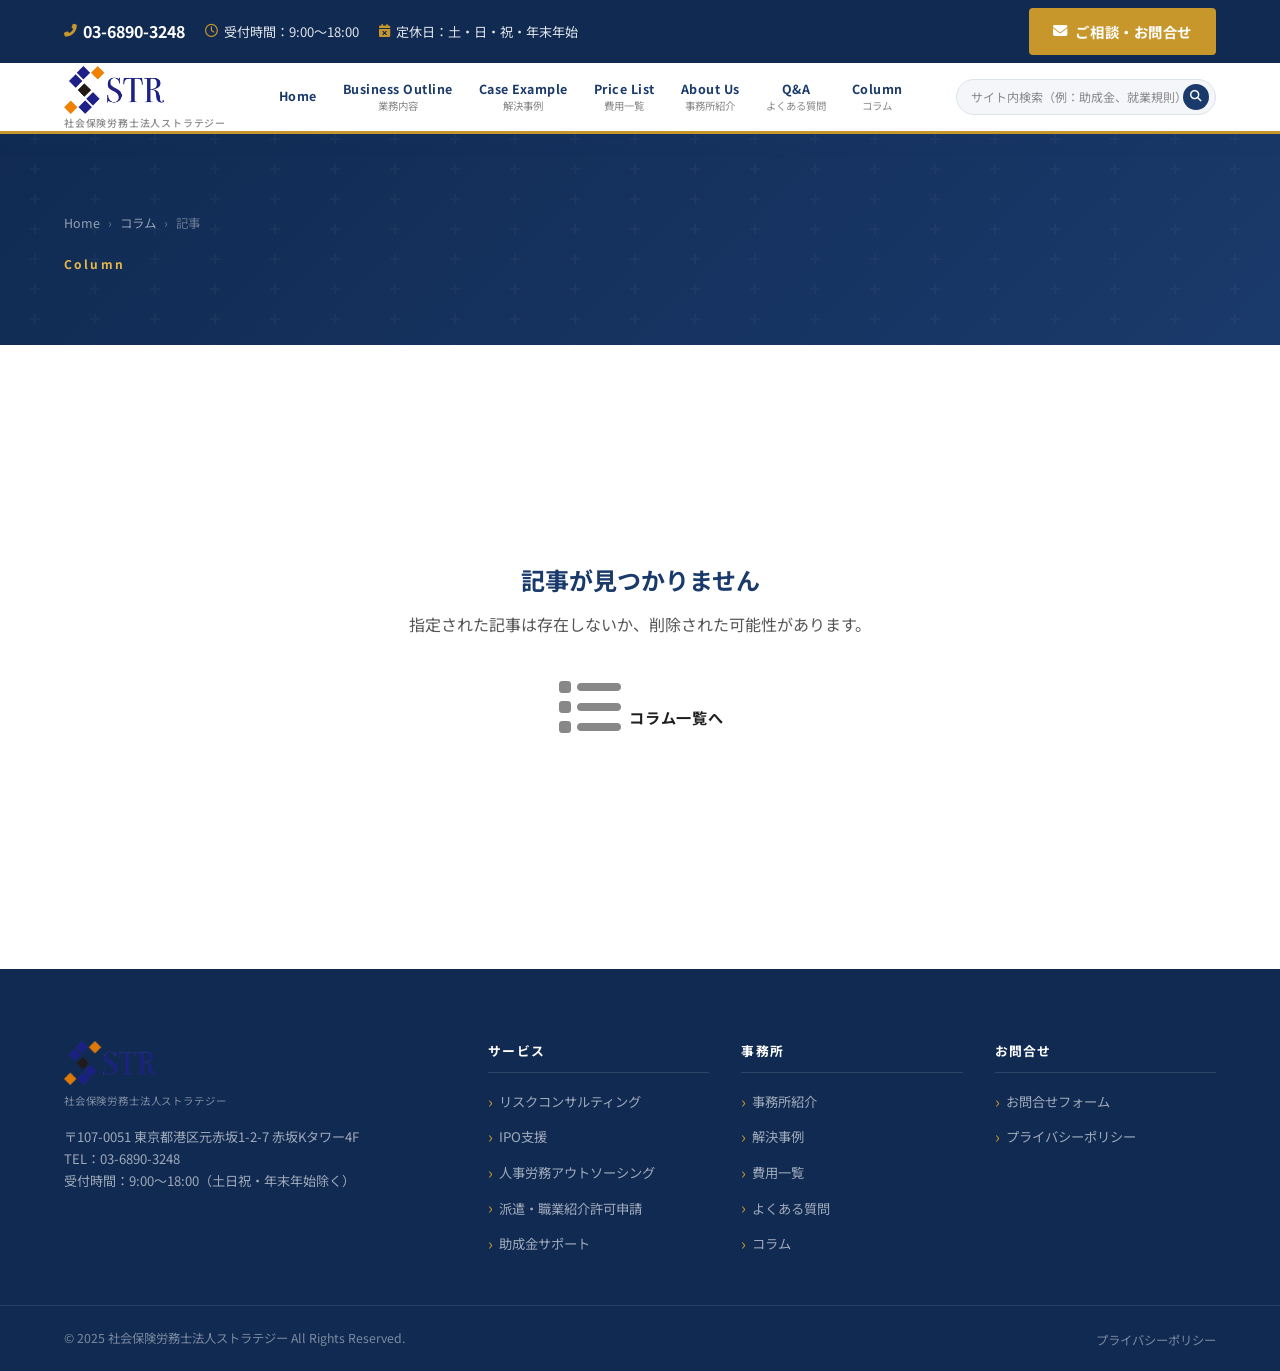
<file: column/post.html>
<!DOCTYPE html>
<html lang="ja">
<head>
  <meta charset="UTF-8">
  <meta name="viewport" content="width=device-width, initial-scale=1.0">
  <!-- SEO / OGP – populated dynamically -->
  <title id="page-title">コラム｜社会保険労務士法人ストラテジー</title>
  <meta id="meta-desc"  name="description" content="">
  <meta id="og-title"   property="og:title"       content="">
  <meta id="og-desc"    property="og:description"  content="">
  <meta id="og-image"   property="og:image"        content="">
  <meta id="og-url"     property="og:url"          content="">
  <meta property="og:type"        content="article">
  <meta property="og:site_name"   content="社会保険労務士法人ストラテジー">
  <link rel="preconnect" href="https://fonts.googleapis.com">
  <link rel="preconnect" href="https://fonts.gstatic.com" crossorigin>
  <link href="https://fonts.googleapis.com/css2?family=Noto+Sans+JP:wght@300;400;500;700;900&family=Noto+Serif+JP:wght@400;700&display=swap" rel="stylesheet">
  <link rel="stylesheet" href="https://cdn.jsdelivr.net/npm/@fortawesome/fontawesome-free@6.4.0/css/all.min.css">
  <link rel="stylesheet" href="../css/style.css">
  <style>
    /* ---- Post Layout ---- */
    .post-layout {
      display: grid; grid-template-columns: 1fr 320px; gap: 56px; align-items: start;
    }

    /* ---- Article ---- */
    .post-header { margin-bottom: 32px; }
    .post-meta { display: flex; align-items: center; gap: 12px; flex-wrap: wrap; margin-bottom: 16px; }
    .post-cat-badge {
      font-size: 0.72rem; font-weight: 700; padding: 4px 12px;
      border-radius: 2px; color: #fff;
    }
    .cat-law{background:#2a6ebb;} .cat-risk{background:#c0392b;} .cat-ipo{background:#1a7a4a;}
    .cat-outsourcing{background:#7d4ec8;} .cat-subsidy{background:#c8782b;} .cat-hr{background:#2b8fc8;} .cat-notice{background:#888;}
    .post-date { font-size: 0.82rem; color: var(--color-text-muted); }
    .post-title {
      font-size: clamp(1.35rem, 3vw, 1.8rem); font-weight: 700;
      color: var(--color-primary); font-family: var(--font-serif);
      line-height: 1.55; margin-bottom: 8px;
    }
    .post-excerpt-lead { font-size: 0.95rem; color: var(--color-text-light); line-height: 1.6; }

    /* ---- Eyecatch ---- */
    .post-eyecatch {
      aspect-ratio: 16/9; border-radius: var(--radius-md);
      overflow: hidden; margin-bottom: 40px;
      background: linear-gradient(135deg, var(--color-primary-dark), var(--color-primary-light));
      display: flex; align-items: center; justify-content: center;
    }
    .post-eyecatch img { width: 100%; height: 100%; object-fit: cover; }
    .post-eyecatch i { font-size: 5rem; color: rgba(255,255,255,0.2); }

    /* ---- TOC ---- */
    .post-toc {
      background: var(--color-bg-light); border-radius: var(--radius-md);
      border: 1px solid var(--color-border); padding: 24px 28px;
      margin-bottom: 40px;
    }
    .post-toc-title {
      font-size: 0.85rem; font-weight: 700; color: var(--color-text-muted);
      letter-spacing: 0.08em; text-transform: uppercase; margin-bottom: 14px;
      display: flex; align-items: center; gap: 8px;
    }
    .post-toc-title i { color: var(--color-accent); }
    .post-toc ol { padding-left: 20px; counter-reset: toc-counter; list-style: none; }
    .post-toc ol li {
      counter-increment: toc-counter; position: relative;
      padding: 5px 0 5px 8px; font-size: 0.88rem; line-height: 1.55;
    }
    .post-toc ol li::before {
      content: counter(toc-counter) '.';
      color: var(--color-accent); font-weight: 700;
      position: absolute; left: -16px; top: 5px;
    }
    .post-toc ol li a { color: var(--color-primary); }
    .post-toc ol li a:hover { text-decoration: underline; text-underline-offset: 3px; }

    /* ---- Article Body ---- */
    .post-body { font-size: 0.97rem; line-height: 1.6; color: var(--color-text); }
    .post-body h2 {
      font-size: 1.25rem; font-weight: 700; color: var(--color-primary);
      font-family: var(--font-serif); margin: 48px 0 20px;
      padding-bottom: 12px; border-bottom: 2px solid var(--color-accent);
      scroll-margin-top: 110px;
    }
    .post-body h3 {
      font-size: 1.05rem; font-weight: 700; color: var(--color-primary);
      margin: 32px 0 14px; padding-left: 12px;
      border-left: 3px solid var(--color-accent);
    }
    .post-body p { margin-bottom: 18px; }
    .post-body ul, .post-body ol { padding-left: 24px; margin-bottom: 20px; }
    .post-body ul li, .post-body ol li { margin-bottom: 6px; line-height: 1.5; }
    .post-body ul { list-style: disc; }
    .post-body ol { list-style: decimal; }
    .post-body strong { color: var(--color-primary); }
    .post-body a { color: var(--color-accent); text-decoration: underline; text-underline-offset: 3px; }
    .post-body table { width: 100%; border-collapse: collapse; margin-bottom: 24px; font-size: 0.9rem; }
    .post-body th, .post-body td { border: 1px solid var(--color-border); padding: 10px 14px; text-align: left; }
    .post-body th { background: var(--color-bg-light); font-weight: 700; }
    .post-body blockquote {
      border-left: 4px solid var(--color-accent); padding: 16px 20px;
      background: var(--color-bg-light); border-radius: 0 var(--radius-sm) var(--radius-sm) 0;
      margin: 24px 0; color: var(--color-text-light);
    }

    /* ---- Tags ---- */
    .post-tags { display: flex; flex-wrap: wrap; gap: 8px; margin-top: 40px; padding-top: 24px; border-top: 1px solid var(--color-border); }
    .post-tag {
      font-size: 0.78rem; padding: 5px 14px; border: 1px solid var(--color-border);
      border-radius: 100px; color: var(--color-text-light); cursor: pointer;
      transition: var(--transition); text-decoration: none;
    }
    .post-tag:hover { background: var(--color-primary); border-color: var(--color-primary); color: #fff; }

    /* ---- Share buttons ---- */
    .post-share { display: flex; align-items: center; gap: 10px; margin-top: 28px; }
    .post-share-label { font-size: 0.8rem; color: var(--color-text-muted); font-weight: 700; }
    .share-btn {
      display: inline-flex; align-items: center; gap: 6px; padding: 8px 16px;
      border-radius: var(--radius-sm); font-size: 0.8rem; font-weight: 700;
      color: #fff; cursor: pointer; transition: var(--transition); text-decoration: none;
    }
    .share-btn.twitter { background: #1da1f2; }
    .share-btn.facebook { background: #1877f2; }
    .share-btn.line { background: #06c755; }
    .share-btn:hover { opacity: 0.85; transform: translateY(-1px); }

    /* ---- Sidebar ---- */
    .post-sidebar { position: sticky; top: 100px; display: flex; flex-direction: column; gap: 24px; }
    .sidebar-card {
      background: var(--color-white); border-radius: var(--radius-lg);
      border: 1px solid var(--color-border); padding: 24px;
      box-shadow: var(--shadow-sm);
    }
    .sidebar-title {
      font-size: 0.82rem; font-weight: 700; color: var(--color-text-muted);
      letter-spacing: 0.08em; text-transform: uppercase; margin-bottom: 16px;
      display: flex; align-items: center; gap: 8px;
    }
    .sidebar-title i { color: var(--color-accent); }

    /* ---- Related articles ---- */
    .related-article {
      display: flex; gap: 12px; padding: 12px 0;
      border-bottom: 1px solid var(--color-border); cursor: pointer;
      transition: var(--transition); text-decoration: none;
    }
    .related-article:last-child { border-bottom: none; }
    .related-article:hover .related-title { text-decoration: underline; text-underline-offset: 3px; }
    .related-thumb {
      width: 64px; height: 48px; flex-shrink: 0; border-radius: var(--radius-sm);
      background: linear-gradient(135deg, var(--color-primary-dark), var(--color-primary-light));
      overflow: hidden; display: flex; align-items: center; justify-content: center;
    }
    .related-thumb img { width: 100%; height: 100%; object-fit: cover; }
    .related-thumb i { font-size: 1.2rem; color: rgba(255,255,255,0.3); }
    .related-info { flex: 1; }
    .related-title { font-size: 0.82rem; font-weight: 700; color: var(--color-primary); line-height: 1.5; }
    .related-date { font-size: 0.72rem; color: var(--color-text-muted); margin-top: 4px; }

    /* ---- CTA sidebar card ---- */
    .sidebar-cta { background: var(--color-primary); color: #fff; text-align: center; }
    .sidebar-cta .sidebar-title { color: rgba(255,255,255,0.7); }
    .sidebar-cta p { font-size: 0.85rem; line-height: 1.5; margin-bottom: 12px; color: rgba(255,255,255,0.9); }
    .sidebar-cta .btn-cta-white {
      display: block; background: var(--color-accent); color: #fff;
      padding: 12px; border-radius: var(--radius-sm); font-size: 0.88rem; font-weight: 700;
      text-decoration: none; transition: var(--transition); text-align: center;
    }
    .sidebar-cta .btn-cta-white:hover { background: var(--color-accent-light); }
    .sidebar-cta .tel-link { color: rgba(255,255,255,0.9); font-size: 1.2rem; font-weight: 900; display: block; margin-top: 12px; }

    /* ---- Not found ---- */
    .post-not-found { text-align: center; padding: 100px 20px; }
    .post-not-found i { font-size: 4rem; color: var(--color-text-muted); display: block; margin-bottom: 20px; }

    /* ---- Breadcrumb post ---- */
    #breadcrumb-title { max-width: 400px; overflow: hidden; text-overflow: ellipsis; white-space: nowrap; display: inline-block; vertical-align: bottom; }

    @media (max-width: 1024px) {
      .post-layout { grid-template-columns: 1fr; }
      .post-sidebar { position: static; }
    }
    @media (max-width: 768px) {
      .post-body h2 { font-size: 1.1rem; }
      .post-body h3 { font-size: 0.98rem; }
    }
  </style>
</head>
<body>
  <!-- ==================== HEADER ==================== -->
  <header class="site-header" id="site-header">
    <div class="header-top">
      <div class="container header-top-inner">
        <div class="header-info">
          <span class="header-tel"><i class="fas fa-phone-alt"></i><a href="tel:0368903248">03-6890-3248</a></span>
          <span class="header-hours"><i class="far fa-clock"></i>受付時間：9:00〜18:00</span>
          <span class="header-holiday"><i class="fas fa-calendar-times"></i>定休日：土・日・祝・年末年始</span>
        </div>
        <a href="../contact.html" class="btn btn-cta"><i class="fas fa-envelope"></i>ご相談・お問合せ</a>
      </div>
    </div>
    <div class="header-main">
      <div class="container header-main-inner">
        <div class="site-logo">
          <a href="../index.html">
            <img src="../images/logo-transparent.png" alt="STRATOZ 社会保険労務士法人ストラテジー" class="logo-img">
            <span class="logo-ja">社会保険労務士法人ストラテジー</span>
          </a>
        </div>
        <nav class="global-nav" id="global-nav">
          <ul class="nav-list">
            <li class="nav-item"><a href="../index.html"><span class="nav-en">Home</span></a></li>
            <li class="nav-item"><a href="../business.html"><span class="nav-en">Business Outline</span><span class="nav-ja">業務内容</span></a></li>
            <li class="nav-item"><a href="../cases.html"><span class="nav-en">Case Example</span><span class="nav-ja">解決事例</span></a></li>
            <li class="nav-item"><a href="../price.html"><span class="nav-en">Price List</span><span class="nav-ja">費用一覧</span></a></li>
            <li class="nav-item"><a href="../about.html"><span class="nav-en">About Us</span><span class="nav-ja">事務所紹介</span></a></li>
            <li class="nav-item"><a href="../qa.html"><span class="nav-en">Q&amp;A</span><span class="nav-ja">よくある質問</span></a></li>
            <li class="nav-item active"><a href="index.html"><span class="nav-en">Column</span><span class="nav-ja">コラム</span></a></li>
          </ul>
        </nav>
        <form class="header-search" action="https://www.google.com/search" method="get" target="_blank" role="search" aria-label="サイト内検索">
          <input type="hidden" name="q" id="header-search-q">
          <input type="text" id="header-search-input" placeholder="サイト内検索（例：助成金、就業規則）" aria-label="検索キーワード" autocomplete="off">
          <button type="submit" aria-label="検索"><i class="fas fa-search"></i></button>
        </form>
        <button class="hamburger" id="hamburger" aria-label="メニューを開く" aria-expanded="false">
          <span></span><span></span><span></span>
        </button>
      </div>
    </div>
  </header>
  <div class="mobile-nav-overlay" id="mobile-nav-overlay"></div>
  <nav class="mobile-nav" id="mobile-nav">
    <button class="mobile-nav-close" id="mobile-nav-close"><i class="fas fa-times"></i></button>
    <div class="mobile-logo">
      <img src="../images/logo-transparent.png" alt="STRATOZ" class="logo-img">
      <span class="logo-ja">社会保険労務士法人ストラテジー</span>
    </div>
    <ul class="mobile-nav-list">
      <li><a href="../index.html">Home</a></li>
      <li><a href="../business.html">Business Outline <span>業務内容</span></a></li>
      <li><a href="../cases.html">Case Example <span>解決事例</span></a></li>
      <li><a href="../price.html">Price List <span>費用一覧</span></a></li>
      <li><a href="../about.html">About Us <span>事務所紹介</span></a></li>
      <li><a href="../qa.html">Q&amp;A <span>よくある質問</span></a></li>
      <li><a href="index.html">Column <span>コラム</span></a></li>
    </ul>
    <form class="mobile-search" action="https://www.google.com/search" method="get" target="_blank" role="search" aria-label="サイト内検索">
      <input type="hidden" name="q" id="mobile-search-q">
      <input type="text" id="mobile-search-input" placeholder="サイト内検索（例：助成金、就業規則）" aria-label="検索キーワード" autocomplete="off">
      <button type="submit" aria-label="検索"><i class="fas fa-search"></i></button>
    </form>
    <div class="mobile-nav-contact">
      <a href="tel:0368903248" class="mobile-tel"><i class="fas fa-phone-alt"></i>03-6890-3248</a>
      <a href="../contact.html" class="btn btn-cta"><i class="fas fa-envelope"></i>ご相談・お問合せ</a>
    </div>
  </nav>

  <!-- ==================== MAIN ==================== -->
  <main>
    <!-- Hero / Breadcrumb -->
    <div class="page-hero">
      <div class="container page-hero-inner">
        <div class="breadcrumb">
          <a href="../index.html">Home</a><span>›</span>
          <a href="index.html">コラム</a><span>›</span>
          <span id="breadcrumb-title">記事</span>
        </div>
        <p class="page-hero-en">Column</p>
        <h1 class="page-hero-title" id="hero-title" style="font-size:clamp(1.1rem,3vw,1.6rem);line-height:1.5;"></h1>
      </div>
    </div>

    <section class="content-section">
      <div class="container">
        <div id="post-loading" style="text-align:center;padding:80px 20px;color:var(--color-text-muted);">
          <i class="fas fa-spinner fa-spin" style="font-size:2.5rem;"></i>
          <p style="margin-top:16px;">記事を読み込み中...</p>
        </div>
        <div id="post-not-found" class="post-not-found" style="display:none;">
          <i class="fas fa-file-times"></i>
          <h2 style="color:var(--color-primary);margin-bottom:12px;">記事が見つかりません</h2>
          <p style="color:var(--color-text-light);margin-bottom:24px;">指定された記事は存在しないか、削除された可能性があります。</p>
          <a href="index.html" class="btn btn-primary"><i class="fas fa-list"></i>コラム一覧へ</a>
        </div>
        <div id="post-content" style="display:none;">
          <div class="post-layout">
            <!-- ---- Main article ---- -->
            <article id="article-main">
              <!-- Eyecatch -->
              <div id="post-eyecatch" class="post-eyecatch"></div>
              <!-- Header -->
              <div class="post-header">
                <div class="post-meta">
                  <span id="post-cat-badge" class="post-cat-badge"></span>
                  <span class="post-date"><i class="far fa-calendar-alt" style="margin-right:5px;"></i><span id="post-date"></span></span>
                </div>
                <h2 id="post-title" class="post-title"></h2>
                <p id="post-excerpt" class="post-excerpt-lead"></p>
              </div>
              <!-- TOC -->
              <div id="post-toc" class="post-toc" style="display:none;">
                <div class="post-toc-title"><i class="fas fa-list-ul"></i>目次</div>
                <ol id="toc-list"></ol>
              </div>
              <!-- Body -->
              <div id="post-body" class="post-body"></div>
              <!-- Tags -->
              <div id="post-tags" class="post-tags"></div>
              <!-- Share -->
              <div class="post-share">
                <span class="post-share-label"><i class="fas fa-share-alt"></i> シェア</span>
                <a id="share-twitter"  class="share-btn twitter"  target="_blank" rel="noopener noreferrer"><i class="fab fa-twitter"></i> Twitter</a>
                <a id="share-facebook" class="share-btn facebook" target="_blank" rel="noopener noreferrer"><i class="fab fa-facebook-f"></i> Facebook</a>
                <a id="share-line"     class="share-btn line"     target="_blank" rel="noopener noreferrer"><i class="fab fa-line"></i> LINE</a>
              </div>
            </article>

            <!-- ---- Sidebar ---- -->
            <aside class="post-sidebar">
              <!-- CTA card -->
              <div class="sidebar-card sidebar-cta">
                <div class="sidebar-title"><i class="fas fa-handshake"></i>無料相談受付中</div>
                <p>人事労務のお悩みは<br>お気軽にご相談ください。<br>初回相談は無料です。</p>
                <a href="../contact.html" class="btn-cta-white"><i class="fas fa-envelope" style="margin-right:6px;"></i>お問合せフォーム</a>
                <a href="tel:0368903248" class="tel-link"><i class="fas fa-phone-alt" style="margin-right:8px;font-size:0.9rem;"></i>03-6890-3248</a>
              </div>

              <!-- Price list link -->
              <div class="sidebar-card" style="text-align:center;">
                <div class="sidebar-title"><i class="fas fa-yen-sign"></i>費用一覧</div>
                <p style="font-size:0.83rem;color:var(--color-text-light);line-height:1.5;margin-bottom:12px;">
                  顧問料金・スポット料金など<br>透明な料金体系をご確認ください。
                </p>
                <a href="../price.html" class="btn btn-outline" style="font-size:0.85rem;width:100%;text-align:center;display:block;">
                  <i class="fas fa-arrow-right"></i> 費用一覧を見る
                </a>
              </div>

              <!-- Related articles -->
              <div class="sidebar-card">
                <div class="sidebar-title"><i class="fas fa-newspaper"></i>関連記事</div>
                <div id="related-articles">
                  <p style="font-size:0.82rem;color:var(--color-text-muted);">読み込み中...</p>
                </div>
              </div>

              <!-- Back to list -->
              <a href="index.html" class="btn btn-outline" style="text-align:center;display:block;font-size:0.88rem;">
                <i class="fas fa-list"></i> コラム一覧へ戻る
              </a>
            </aside>
          </div>
        </div>
      </div>
    </section>

    <!-- ==================== Bottom CTA ==================== -->
    <section id="post-bottom-cta" class="content-section" style="background:var(--color-primary);padding:64px 0;display:none;">
      <div class="container" style="text-align:center;">
        <p style="color:rgba(255,255,255,0.7);font-size:0.85rem;margin-bottom:8px;letter-spacing:0.1em;">FREE CONSULTATION</p>
        <h2 style="color:#fff;font-size:1.6rem;font-family:var(--font-serif);margin-bottom:16px;">お気軽にご相談ください</h2>
        <p style="color:rgba(255,255,255,0.85);line-height:1.6;margin-bottom:24px;">
          記事の内容についてのご質問、または貴社の状況をお聞かせいただければ<br>
          専門家が無料でご相談に応じます。
        </p>
        <div style="display:flex;gap:16px;justify-content:center;flex-wrap:wrap;">
          <a href="../contact.html" class="btn" style="background:var(--color-accent);color:#fff;border-color:var(--color-accent);">
            <i class="fas fa-envelope"></i>無料相談・お問合せ
          </a>
          <a href="../price.html" class="btn" style="background:transparent;color:#fff;border:2px solid rgba(255,255,255,0.5);">
            <i class="fas fa-yen-sign"></i>費用一覧を見る
          </a>
        </div>
      </div>
    </section>
  </main>

  <!-- ==================== FOOTER ==================== -->
  <footer class="site-footer">
    <div class="footer-main">
      <div class="container footer-main-inner">
        <div class="footer-brand">
          <div class="footer-logo">
            <img src="../images/logo-transparent.png" alt="STRATOZ 社会保険労務士法人ストラテジー" class="logo-img">
            <span class="logo-ja">社会保険労務士法人ストラテジー</span>
          </div>
          <address class="footer-address">〒107-0051 東京都港区元赤坂1-2-7 赤坂Kタワー4F<br>TEL：<a href="tel:0368903248">03-6890-3248</a><br>受付時間：9:00〜18:00（土日祝・年末年始除く）</address>
        </div>
        <nav class="footer-nav">
          <div class="footer-nav-col">
            <h3 class="footer-nav-heading">サービス</h3>
            <ul>
              <li><a href="../business.html#risk">リスクコンサルティング</a></li>
              <li><a href="../business.html#ipo">IPO支援</a></li>
              <li><a href="../business.html#outsourcing">人事労務アウトソーシング</a></li>
              <li><a href="../business.html#dispatch">派遣・職業紹介許可申請</a></li>
              <li><a href="../business.html#subsidy">助成金サポート</a></li>
            </ul>
          </div>
          <div class="footer-nav-col">
            <h3 class="footer-nav-heading">事務所</h3>
            <ul>
              <li><a href="../about.html">事務所紹介</a></li>
              <li><a href="../cases.html">解決事例</a></li>
              <li><a href="../price.html">費用一覧</a></li>
              <li><a href="../qa.html">よくある質問</a></li>
              <li><a href="index.html">コラム</a></li>
            </ul>
          </div>
          <div class="footer-nav-col">
            <h3 class="footer-nav-heading">お問合せ</h3>
            <ul>
              <li><a href="../contact.html">お問合せフォーム</a></li>
              <li><a href="../privacy.html">プライバシーポリシー</a></li>
            </ul>
          </div>
        </nav>
      </div>
    </div>
    <div class="footer-bottom">
      <div class="container footer-bottom-inner">
        <p class="copyright">&copy; 2025 社会保険労務士法人ストラテジー All Rights Reserved.</p>
        <ul class="footer-links"><li><a href="../privacy.html">プライバシーポリシー</a></li></ul>
      </div>
    </div>
  </footer>

  <button class="back-to-top" id="back-to-top"><i class="fas fa-chevron-up"></i></button>
  <script src="../js/main.js"></script>
  <script>
  /* ============================================================
     Column Post Page – JS
  ============================================================ */
  (function () {

    /* ---- Helpers ---- */
    function qs(id) { return document.getElementById(id); }
    function getSlug() {
      const p = new URLSearchParams(location.search);
      return p.get('slug') || '';
    }
    function fmtDate(str) {
      if (!str) return '';
      const d = new Date(str);
      if (isNaN(d)) return str;
      return d.toLocaleDateString('ja-JP', { year: 'numeric', month: 'long', day: 'numeric' });
    }
    const catClass = {
      law:'cat-law', risk:'cat-risk', ipo:'cat-ipo',
      outsourcing:'cat-outsourcing', subsidy:'cat-subsidy', hr:'cat-hr', notice:'cat-notice'
    };

    /* ---- Build TOC from H2 elements in body HTML ---- */
    function buildToc(bodyHtml) {
      const tmp = document.createElement('div');
      tmp.innerHTML = bodyHtml;
      const headings = tmp.querySelectorAll('h2');
      if (headings.length < 2) return [];
      return Array.from(headings).map((h, i) => ({
        id: 'section-' + i,
        text: h.textContent.trim()
      }));
    }

    /* ---- Inject IDs into post-body H2 elements ---- */
    function injectHeadingIds() {
      const bodyEl = qs('post-body');
      bodyEl.querySelectorAll('h2').forEach((h, i) => {
        h.id = 'section-' + i;
      });
    }

    /* ---- Render TOC ---- */
    function renderToc(sections) {
      if (sections.length < 2) return;
      const tocEl   = qs('post-toc');
      const tocList = qs('toc-list');
      tocList.innerHTML = sections.map(s =>
        `<li><a href="#${s.id}">${s.text}</a></li>`
      ).join('');
      tocEl.style.display = 'block';
    }

    /* ---- Render eyecatch ---- */
    function renderEyecatch(article) {
      const el = qs('post-eyecatch');
      if (article.eyecatch_url) {
        el.innerHTML = `<img src="${article.eyecatch_url}" alt="${article.title}" loading="lazy">`;
      } else {
        const icon = article.eyecatch_icon || 'fas fa-newspaper';
        el.innerHTML = `<i class="${icon}"></i>`;
      }
    }

    /* ---- Load articles list (JSON or localStorage) ---- */
    async function getArticlesList() {
      let rawList = [];
      try {
        const res = await fetch('../data/column-posts.json');
        if (res.ok) {
          const data = await res.json();
          rawList = Array.isArray(data) ? data : (data.data || []);
        }
      } catch (e) {}
      if (rawList.length === 0) {
        try {
          const stored = localStorage.getItem('columnPosts');
          rawList = stored ? JSON.parse(stored) : [];
        } catch (e) { rawList = []; }
      }
      return rawList.map(function (a) {
        return {
          slug: a.slug || ('post-' + (a.id || '')),
          title: a.title || '',
          published_date: a.published_date || a.date || '',
          eyecatch_url: a.eyecatch_url || a.thumbnail || '',
          excerpt: a.excerpt || (a.body ? a.body.replace(/<[^>]+>/g, '').slice(0, 120) + '…' : ''),
          body: a.body || '',
          category: a.category || 'notice',
          category_label: a.category_label || 'お知らせ',
          status: a.status || 'published',
          eyecatch_icon: a.eyecatch_icon || 'fas fa-newspaper'
        };
      }).filter(function (a) { return a.status === 'published'; });
    }

    /* ---- Render related articles (same category, exclude current) ---- */
    function renderRelatedFromList(allArticles, currentSlug, category) {
      const el = qs('related-articles');
      const list = allArticles
        .filter(function (a) { return a.slug !== currentSlug && a.category === category; })
        .sort(function (a, b) { return new Date(b.published_date) - new Date(a.published_date); })
        .slice(0, 4);
      const fallback = allArticles
        .filter(function (a) { return a.slug !== currentSlug; })
        .sort(function (a, b) { return new Date(b.published_date) - new Date(a.published_date); })
        .slice(0, 3);
      const show = list.length > 0 ? list : fallback;
      if (show.length === 0) {
        el.innerHTML = '<p style="font-size:0.82rem;color:var(--color-text-muted);">関連記事はありません。</p>';
        return;
      }
      el.innerHTML = show.map(function (a) { return relatedCardHtml(a); }).join('');
    }

    function relatedCardHtml(a) {
      const thumb = a.eyecatch_url
        ? `<img src="${a.eyecatch_url}" alt="${a.title}" loading="lazy">`
        : `<i class="${a.eyecatch_icon || 'fas fa-newspaper'}"></i>`;
      return `
        <a href="post.html?slug=${encodeURIComponent(a.slug)}" class="related-article">
          <div class="related-thumb">${thumb}</div>
          <div class="related-info">
            <div class="related-title">${a.title}</div>
            <div class="related-date">${fmtDate(a.published_date)}</div>
          </div>
        </a>`;
    }

    /* ---- Render share links ---- */
    function renderShare(title, slug) {
      const url = encodeURIComponent(location.origin + location.pathname + '?slug=' + slug);
      const t   = encodeURIComponent(title + ' | 社会保険労務士法人ストラテジー');
      qs('share-twitter').href  = `https://twitter.com/intent/tweet?text=${t}&url=${url}`;
      qs('share-facebook').href = `https://www.facebook.com/sharer/sharer.php?u=${url}`;
      qs('share-line').href     = `https://social-plugins.line.me/lineit/share?url=${url}`;
    }

    /* ---- Update SEO meta ---- */
    function updateMeta(article) {
      const title = (article.meta_title || article.title) + '｜社会保険労務士法人ストラテジー';
      const desc  = article.meta_desc || article.excerpt || '';
      const img   = article.eyecatch_url || '';
      const url   = location.href;
      document.title                              = title;
      qs('page-title').textContent                = title;
      qs('meta-desc').setAttribute('content', desc);
      qs('og-title').setAttribute('content', title);
      qs('og-desc').setAttribute('content', desc);
      qs('og-image').setAttribute('content', img);
      qs('og-url').setAttribute('content', url);
    }

    /* ---- Main loader ---- */
    async function loadPost() {
      const slug = getSlug();
      if (!slug) { showNotFound(); return; }

      try {
        const allArticles = await getArticlesList();
        const article = allArticles.find(function (a) { return a.slug === slug; });

        if (!article) { showNotFound(); return; }

        // Update meta
        updateMeta(article);

        // Breadcrumb + hero
        qs('breadcrumb-title').textContent = article.title;
        qs('hero-title').textContent       = article.title;

        // Eyecatch
        renderEyecatch(article);

        // Header info
        qs('post-cat-badge').textContent  = article.category_label || article.category || '';
        qs('post-cat-badge').className    = 'post-cat-badge ' + (catClass[article.category] || 'cat-notice');
        qs('post-date').textContent       = fmtDate(article.published_date);
        qs('post-title').textContent      = article.title;
        qs('post-excerpt').textContent    = article.excerpt || '';

        // Body
        const bodyHtml = article.body || '';
        qs('post-body').innerHTML = bodyHtml;
        injectHeadingIds();

        // TOC
        const sections = buildToc(bodyHtml);
        renderToc(sections);

        // Tags
        if (article.tags) {
          const tags = article.tags.split(',').map(t => t.trim()).filter(Boolean);
          qs('post-tags').innerHTML = tags.map(t =>
            `<a href="index.html?search=${encodeURIComponent(t)}" class="post-tag"><i class="fas fa-tag" style="margin-right:4px;font-size:0.7rem;"></i>${t}</a>`
          ).join('');
        }

        // Share
        renderShare(article.title, slug);

        // Related
        renderRelatedFromList(allArticles, slug, article.category);

        // Show content
        qs('post-loading').style.display  = 'none';
        qs('post-content').style.display  = 'block';
        qs('post-bottom-cta').style.display = 'block';

      } catch(e) {
        showNotFound();
      }
    }

    function showNotFound() {
      qs('post-loading').style.display    = 'none';
      qs('post-not-found').style.display  = 'block';
    }

    loadPost();

  })();
  </script>
</body>
</html>
</file>
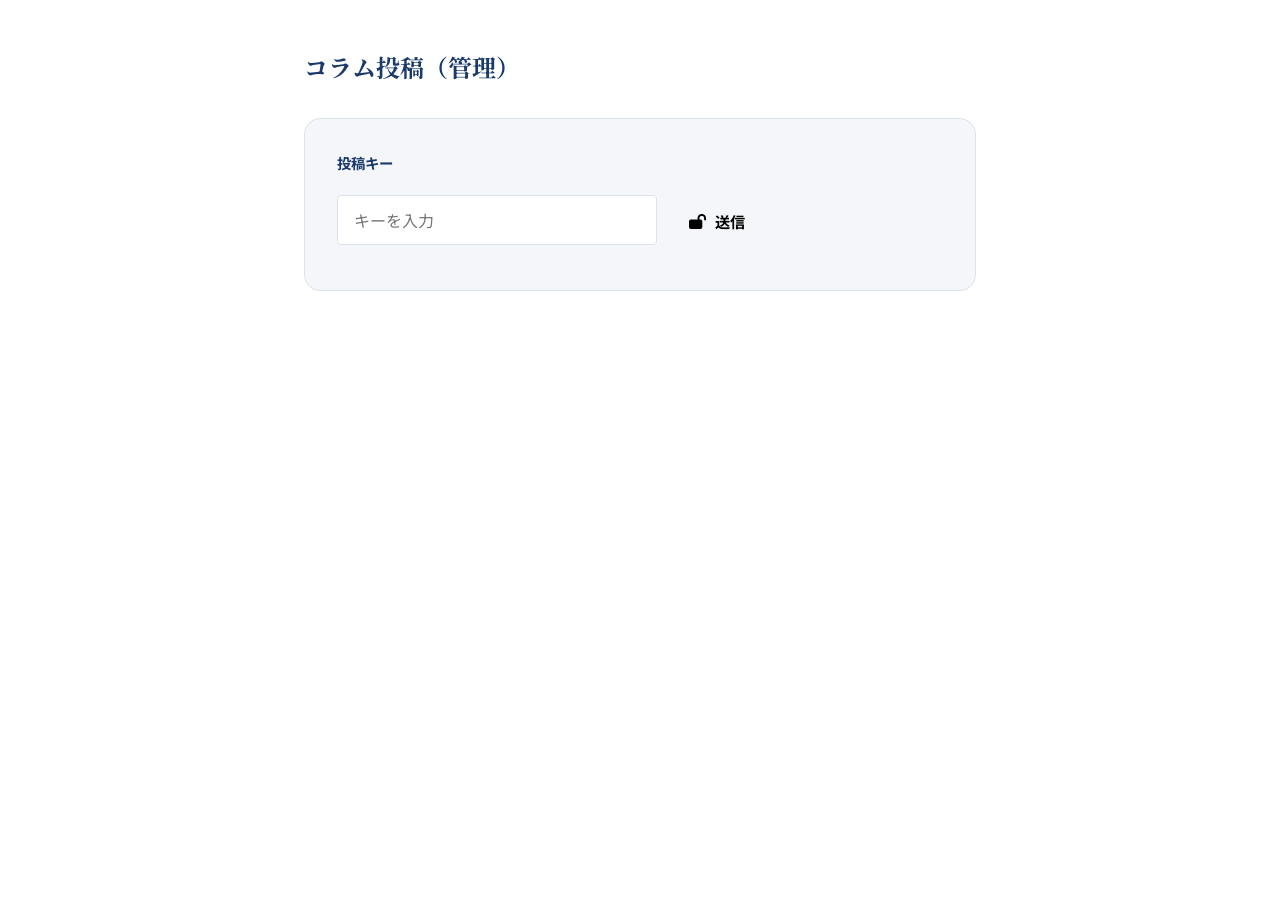
<file: manage/post-admin-8xk29.html>
<!DOCTYPE html>
<html lang="ja">
<head>
  <meta charset="UTF-8">
  <meta name="viewport" content="width=device-width, initial-scale=1.0">
  <meta name="robots" content="noindex, nofollow">
  <title>コラム投稿（管理）｜社会保険労務士法人ストラテジー</title>
  <link rel="preconnect" href="https://fonts.googleapis.com">
  <link rel="preconnect" href="https://fonts.gstatic.com" crossorigin>
  <link href="https://fonts.googleapis.com/css2?family=Noto+Sans+JP:wght@300;400;500;700;900&family=Noto+Serif+JP:wght@400;700&display=swap" rel="stylesheet">
  <link rel="stylesheet" href="https://cdn.jsdelivr.net/npm/@fortawesome/fontawesome-free@6.4.0/css/all.min.css">
  <link rel="stylesheet" href="../css/style.css">
  <style>
    .admin-wrap { max-width: 720px; margin: 0 auto; padding: 48px 24px; }
    .admin-heading { font-size: 1.5rem; font-weight: 700; color: var(--color-primary); font-family: var(--font-serif); margin-bottom: 32px; }
    .key-box {
      background: var(--color-bg-light); border: 1px solid var(--color-border);
      border-radius: var(--radius-lg); padding: 32px; margin-bottom: 24px;
    }
    .key-box label { display: block; font-size: 0.9rem; font-weight: 700; color: var(--color-primary); margin-bottom: 10px; }
    .key-box input {
      width: 100%; max-width: 320px; padding: 12px 16px;
      border: 1px solid var(--color-border); border-radius: var(--radius-sm);
      font-family: var(--font-sans); font-size: 1rem;
    }
    .key-box .key-msg { font-size: 0.85rem; color: var(--color-text-muted); margin-top: 12px; }
    .key-box .key-msg.error { color: #c0392b; }
    .key-box .key-msg.ok { color: #27ae60; }
    .form-panel { display: none; }
    .form-panel.visible { display: block; }
    .form-group { margin-bottom: 24px; }
    .form-group label { display: block; font-size: 0.88rem; font-weight: 700; color: var(--color-primary); margin-bottom: 8px; }
    .form-group input[type="text"],
    .form-group input[type="date"],
    .form-group input[type="url"] {
      width: 100%; padding: 12px 16px;
      border: 1px solid var(--color-border); border-radius: var(--radius-sm);
      font-family: var(--font-sans); font-size: 1rem;
    }
    .form-group input[readonly] { background: var(--color-bg-light); color: var(--color-text-light); cursor: default; }
    .form-group textarea {
      width: 100%; min-height: 280px; padding: 14px 16px;
      border: 1px solid var(--color-border); border-radius: var(--radius-sm);
      font-family: var(--font-sans); font-size: 0.95rem; line-height: 1.6;
      resize: vertical;
    }
    .form-group .hint { font-size: 0.78rem; color: var(--color-text-muted); margin-top: 6px; }
    .admin-actions { display: flex; gap: 12px; flex-wrap: wrap; margin-top: 32px; }
    .admin-actions .btn { padding: 12px 24px; font-size: 0.95rem; }
    .submit-msg { margin-top: 16px; font-size: 0.9rem; }
    .submit-msg.success { color: #27ae60; }
    .submit-msg.error { color: #c0392b; }
    .export-row { margin-top: 40px; padding-top: 24px; border-top: 1px solid var(--color-border); }
    .export-row p { font-size: 0.88rem; color: var(--color-text-light); margin-bottom: 12px; }
  </style>
</head>
<body>
  <div class="admin-wrap">
    <h1 class="admin-heading">コラム投稿（管理）</h1>

    <!-- 投稿キー入力 -->
    <div id="key-panel" class="key-box">
      <label for="post-key">投稿キー</label>
      <input type="password" id="post-key" placeholder="キーを入力" autocomplete="off">
      <button type="button" id="key-submit" class="btn btn-primary" style="margin-top:12px;">
        <i class="fas fa-lock-open"></i> 送信
      </button>
      <p id="key-msg" class="key-msg" aria-live="polite"></p>
    </div>

    <!-- 投稿フォーム（キー認証後に表示） -->
    <div id="form-panel" class="form-panel">
      <form id="post-form" class="key-box">
        <div class="form-group">
          <label for="post-title">タイトル <span style="color:#c0392b;">*</span></label>
          <input type="text" id="post-title" required placeholder="記事のタイトル">
        </div>
        <div class="form-group">
          <label for="post-slug">Slug（URL）</label>
          <input type="text" id="post-slug" readonly placeholder="タイトル入力で自動生成">
          <p class="hint">タイトルから自動生成されます。日本語の場合は post-日付 形式（例: post-20260310）。</p>
        </div>
        <div class="form-group">
          <label for="post-date">投稿日 <span style="color:#c0392b;">*</span></label>
          <input type="date" id="post-date" required>
          <p class="hint">表示される日付です。</p>
        </div>
        <div class="form-group">
          <label for="post-thumbnail">サムネイル画像</label>
          <input type="text" id="post-thumbnail" placeholder="images/column/xxx.jpg または https://...">
          <p class="hint">相対パス（例: images/column/sample.jpg）または画像URLを入力。</p>
        </div>
        <div class="form-group">
          <label for="post-body">本文 <span style="color:#c0392b;">*</span></label>
          <textarea id="post-body" required placeholder="HTMLタグを使用できます。例: &lt;p&gt;段落&lt;/p&gt;"></textarea>
          <p class="hint">HTMLで記述できます（&lt;p&gt;, &lt;h2&gt;, &lt;ul&gt;, &lt;strong&gt; など）。</p>
        </div>
        <div class="admin-actions">
          <button type="submit" class="btn btn-primary"><i class="fas fa-save"></i> 投稿を保存</button>
        </div>
        <p id="submit-msg" class="submit-msg" aria-live="polite"></p>
      </form>

      <div class="export-row">
        <p>保存した記事はブラウザのローカルストレージに保存されています。バックアップや他環境で使う場合は JSON をエクスポートし、<code>data/column-posts.json</code> として配置できます。</p>
        <button type="button" id="export-json" class="btn btn-outline"><i class="fas fa-download"></i> JSON をエクスポート</button>
      </div>
    </div>
  </div>

  <script>
  /* 投稿キー（必要に応じて変更してください） */
  const POST_KEY = 'stratoz-column-8xk29';

  const keyPanel   = document.getElementById('key-panel');
  const formPanel  = document.getElementById('form-panel');
  const keyInput   = document.getElementById('post-key');
  const keySubmit  = document.getElementById('key-submit');
  const keyMsg     = document.getElementById('key-msg');
  const postForm   = document.getElementById('post-form');
  const submitMsg  = document.getElementById('submit-msg');
  const exportBtn  = document.getElementById('export-json');

  const STORAGE_KEY = 'columnPosts';

  function getPosts() {
    try {
      const raw = localStorage.getItem(STORAGE_KEY);
      return raw ? JSON.parse(raw) : [];
    } catch (e) {
      return [];
    }
  }

  function setPosts(list) {
    localStorage.setItem(STORAGE_KEY, JSON.stringify(list));
  }

  /* タイトルに日本語（ひらがな・カタカナ・漢字）が含まれるか */
  function hasJapanese(str) {
    return /[\u3040-\u309f\u30a0-\u30ff\u4e00-\u9faf]/.test(String(str));
  }

  /* タイトルと投稿日から slug を生成（日本語なら post-YYYYMMDD、それ以外はタイトル由来） */
  function generateSlug(title, dateStr) {
    var titleTrim = String(title).trim();
    if (!titleTrim) return '';
    if (hasJapanese(titleTrim)) {
      var d = dateStr || document.getElementById('post-date').value || '';
      var yyyymmdd = d.replace(/-/g, '');
      return yyyymmdd ? 'post-' + yyyymmdd : 'post-' + new Date().toISOString().slice(0, 10).replace(/-/g, '');
    }
    return slugFromTitle(titleTrim);
  }

  function slugFromTitle(title) {
    return String(title)
      .trim()
      .replace(/\s+/g, '-')
      .replace(/[^\w\-]/g, '')
      .replace(/-+/g, '-')
      .toLowerCase() || '';
  }

  function updateSlugDisplay() {
    var title = document.getElementById('post-title').value;
    var dateEl = document.getElementById('post-date').value;
    var slug = generateSlug(title, dateEl);
    document.getElementById('post-slug').value = slug;
  }

  /* キー認証 */
  function checkKey() {
    const key = keyInput.value.trim();
    keyMsg.textContent = '';
    keyMsg.classList.remove('error', 'ok');
    if (!key) {
      keyMsg.textContent = 'キーを入力してください。';
      keyMsg.classList.add('error');
      return;
    }
    if (key !== POST_KEY) {
      keyMsg.textContent = 'キーが正しくありません。';
      keyMsg.classList.add('error');
      return;
    }
    keyMsg.textContent = '認証しました。';
    keyMsg.classList.add('ok');
    keyPanel.style.display = 'none';
    formPanel.classList.add('visible');
    /* 投稿日に今日の日付をデフォルトで */
    var today = new Date();
    document.getElementById('post-date').value = today.getFullYear() + '-' + String(today.getMonth() + 1).padStart(2, '0') + '-' + String(today.getDate()).padStart(2, '0');
    updateSlugDisplay();
  }

  /* タイトル・投稿日変更時に slug を自動更新 */
  document.getElementById('post-title').addEventListener('input', updateSlugDisplay);
  document.getElementById('post-title').addEventListener('change', updateSlugDisplay);
  document.getElementById('post-date').addEventListener('change', updateSlugDisplay);
  document.getElementById('post-date').addEventListener('input', updateSlugDisplay);

  keySubmit.addEventListener('click', checkKey);
  keyInput.addEventListener('keydown', function (e) {
    if (e.key === 'Enter') { e.preventDefault(); checkKey(); }
  });

  /* フォーム送信 */
  postForm.addEventListener('submit', function (e) {
    e.preventDefault();
    submitMsg.textContent = '';
    submitMsg.classList.remove('success', 'error');

    const title = document.getElementById('post-title').value.trim();
    const date  = document.getElementById('post-date').value.trim();
    const thumb = document.getElementById('post-thumbnail').value.trim();
    const body  = document.getElementById('post-body').value.trim();

    if (!title || !date) {
      submitMsg.textContent = 'タイトルと投稿日は必須です。';
      submitMsg.classList.add('error');
      return;
    }

    const id   = Date.now();
    const slugEl = document.getElementById('post-slug').value.trim();
    const slug = slugEl || generateSlug(title, date) || 'post-' + id;
    const excerpt = body.replace(/<[^>]+>/g, '').slice(0, 120) + (body.length > 120 ? '…' : '');

    const post = {
      id: id,
      slug: slug,
      title: title,
      date: date,
      thumbnail: thumb || '',
      body: body,
      excerpt: excerpt,
      status: 'published',
      category: 'notice',
      category_label: 'お知らせ'
    };

    const list = getPosts();
    list.unshift(post);
    setPosts(list);

    submitMsg.textContent = '保存しました。コラム一覧（column/index.html）で確認できます。';
    submitMsg.classList.add('success');
    postForm.reset();
    document.getElementById('post-date').value = new Date().toISOString().slice(0, 10);
  });

  /* エクスポート */
  exportBtn.addEventListener('click', function () {
    const list = getPosts();
    const json = JSON.stringify(list, null, 2);
    const blob = new Blob([json], { type: 'application/json' });
    const a = document.createElement('a');
    a.href = URL.createObjectURL(blob);
    a.download = 'column-posts.json';
    a.click();
    URL.revokeObjectURL(a.href);
  });
  </script>
</body>
</html>
</file>
<file: css/style.css>
/* ============================================================
   社会保険労務士法人ストラテジー - メインスタイルシート
   ============================================================ */

/* ----------------------------------------------------------
   CSS Variables / Root
---------------------------------------------------------- */
:root {
  /* Brand Colors */
  --color-primary:      #1a3a6b;   /* Navy Blue */
  --color-primary-dark: #102a52;
  --color-primary-light:#2550a0;
  --color-accent:       #c8972b;   /* Gold */
  --color-accent-light: #e6b84a;
  --color-text:         #1e1e1e;
  --color-text-light:   #555555;
  --color-text-muted:   #888888;
  --color-bg:           #ffffff;
  --color-bg-light:     #f4f6fa;
  --color-border:       #dde3ec;
  --color-white:        #ffffff;

  /* Typography */
  --font-sans:  'Noto Sans JP', sans-serif;
  --font-serif: 'Noto Serif JP', serif;

  /* Spacing */
  --section-padding: 96px 0;
  --section-padding-sm: 60px 0;

  /* Transitions */
  --transition: 0.3s ease;
  --transition-slow: 0.6s ease;

  /* Shadows */
  --shadow-sm: 0 2px 8px rgba(26,58,107,0.08);
  --shadow-md: 0 4px 20px rgba(26,58,107,0.12);
  --shadow-lg: 0 8px 40px rgba(26,58,107,0.16);

  /* Radius */
  --radius-sm: 4px;
  --radius-md: 8px;
  --radius-lg: 16px;

  /* Container */
  --container-max: 1200px;
  --container-pad: 0 24px;
}

/* ----------------------------------------------------------
   Reset & Base
---------------------------------------------------------- */
*, *::before, *::after { box-sizing: border-box; margin: 0; padding: 0; }

html {
  font-size: 16px;
  scroll-behavior: smooth;
  scroll-padding-top: 100px;
}

body {
  font-family: var(--font-sans);
  font-weight: 400;
  color: var(--color-text);
  background: var(--color-bg);
  line-height: 1.6;
  -webkit-font-smoothing: antialiased;
  /* 日本語：単語の途中で改行しない */
  word-break: keep-all;
  overflow-wrap: break-word;
  line-break: strict;
}

img { max-width: 100%; height: auto; display: block; }
a { color: inherit; text-decoration: none; transition: var(--transition); }
ul { list-style: none; }
address { font-style: normal; }
button { cursor: pointer; border: none; background: none; font-family: inherit; }

/* ----------------------------------------------------------
   Paragraph & text layout
---------------------------------------------------------- */
/* 日本語：p タグでも単語の途中で改行しない */
p {
  word-break: keep-all;
  overflow-wrap: break-word;
}
/* コンテンツ領域の p タグ：適切な行間と段落間余白 */
.content-section p,
.page-hero p,
section p {
  line-height: 1.6;
  margin-bottom: 12px;
}
/* 最後の p は余白なし */
.content-section p:last-child,
section p:last-child {
  margin-bottom: 0;
}
/* section-desc */
.section-desc {
  line-height: 1.6 !important;
  margin-bottom: 0 !important;
}
/* コンテンツ領域の li：箇条書き行間を詰める */
.content-section li,
section li {
  line-height: 1.5;
  margin-bottom: 4px;
}
.content-section li:last-child,
section li:last-child {
  margin-bottom: 0;
}
/* スマホ専用の改行タグ（.br-sp）は PC で非表示 */
.br-sp { display: none; }
@media (max-width: 640px) {
  .br-sp { display: block; }
}

/* ----------------------------------------------------------
   Utility
---------------------------------------------------------- */
.container {
  max-width: var(--container-max);
  margin: 0 auto;
  padding: var(--container-pad);
}

.section-padding { padding: var(--section-padding); }
.bg-light { background: var(--color-bg-light); }
.pc-only { display: inline; }

/* Section Header */
.section-header {
  text-align: center;
  margin-bottom: 56px;
}
.section-label {
  display: inline-block;
  font-size: 0.75rem;
  font-weight: 700;
  letter-spacing: 0.18em;
  text-transform: uppercase;
  color: var(--color-accent);
  margin-bottom: 8px;
  position: relative;
  padding: 0 20px;
}
.section-label::before,
.section-label::after {
  content: '';
  position: absolute;
  top: 50%;
  width: 14px;
  height: 1px;
  background: var(--color-accent);
}
.section-label::before { right: 0; }
.section-label::after  { left: 0; }

.section-title {
  font-size: clamp(1.75rem, 4vw, 2.25rem);
  font-weight: 700;
  color: var(--color-primary);
  letter-spacing: 0.05em;
  margin-bottom: 16px;
  font-family: var(--font-serif);
}
.section-desc {
  font-size: 1rem;
  color: var(--color-text-light);
  max-width: 640px;
  margin: 0 auto;
  line-height: 1.6;
}

/* Buttons */
.btn {
  display: inline-flex;
  align-items: center;
  gap: 8px;
  font-family: var(--font-sans);
  font-weight: 700;
  font-size: 0.95rem;
  letter-spacing: 0.04em;
  border-radius: var(--radius-sm);
  transition: var(--transition);
  cursor: pointer;
  text-align: center;
  white-space: nowrap;
  padding: 14px 28px;
  text-decoration: none;
}
.btn-cta {
  background: var(--color-accent);
  color: var(--color-white);
  border: 2px solid var(--color-accent);
  padding: 10px 22px;
  font-size: 0.9rem;
  border-radius: var(--radius-sm);
}
.btn-cta:hover {
  background: var(--color-accent-light);
  border-color: var(--color-accent-light);
  transform: translateY(-1px);
}
.btn-outline {
  background: transparent;
  color: var(--color-primary);
  border: 2px solid var(--color-primary);
  border-radius: var(--radius-sm);
}
.btn-outline:hover {
  background: var(--color-primary);
  color: var(--color-white);
  transform: translateY(-1px);
}

/* AOS-like fade animations (CSS only) */
[data-aos] {
  opacity: 0;
  transform: translateY(24px);
  transition: opacity 0.7s ease, transform 0.7s ease;
}
[data-aos].aos-animate {
  opacity: 1;
  transform: translateY(0);
}
[data-aos-delay="100"] { transition-delay: 0.1s; }
[data-aos-delay="150"] { transition-delay: 0.15s; }
[data-aos-delay="200"] { transition-delay: 0.2s; }
[data-aos-delay="300"] { transition-delay: 0.3s; }
[data-aos-delay="400"] { transition-delay: 0.4s; }

/* ----------------------------------------------------------
   HEADER
---------------------------------------------------------- */
.site-header {
  position: sticky;
  top: 0;
  z-index: 1000;
  box-shadow: var(--shadow-md);
}

/* Header Top Bar */
.header-top {
  background: var(--color-primary-dark);
  color: var(--color-white);
  padding: 8px 0;
}
.header-top-inner {
  display: flex;
  align-items: center;
  justify-content: space-between;
  gap: 16px;
}
.header-info {
  display: flex;
  align-items: center;
  gap: 20px;
  flex-wrap: wrap;
  font-size: 0.82rem;
}
.header-info span {
  display: flex;
  align-items: center;
  gap: 6px;
  color: rgba(255,255,255,0.88);
}
.header-tel {
  font-size: 1rem !important;
  font-weight: 700;
  color: var(--color-white) !important;
}
.header-tel a { color: inherit; }
.header-tel a:hover { color: var(--color-accent-light); }
.header-info i { color: var(--color-accent); font-size: 0.8rem; }

/* Header Main */
.header-main {
  background: var(--color-white);
  border-bottom: 3px solid var(--color-accent);
}
.header-main-inner {
  display: flex;
  align-items: center;
  justify-content: space-between;
  gap: 16px;
  min-height: 68px;
}

/* Logo */
.site-logo a {
  display: flex;
  flex-direction: column;
  line-height: 1;
  gap: 4px;
}
/* ヘッダーロゴ画像 */
.logo-img {
  display: block;
  height: 48px;
  width: auto;
  max-width: 220px;
  object-fit: contain;
  object-position: left center;
}
/* フォールバック（画像なし時） */
.logo-en {
  font-size: 1.55rem;
  font-weight: 900;
  letter-spacing: 0.22em;
  background: linear-gradient(135deg, var(--color-primary) 0%, var(--color-primary-light) 60%, var(--color-accent) 100%);
  -webkit-background-clip: text;
  -webkit-text-fill-color: transparent;
  background-clip: text;
  text-transform: uppercase;
  display: none; /* 画像使用時は非表示 */
}
.logo-ja {
  font-size: 0.62rem;
  color: var(--color-text-muted);
  letter-spacing: 0.08em;
  font-weight: 500;
}

/* Global Nav */
.global-nav { display: flex; align-items: center; gap: 8px; }

/* ----------------------------------------------------------
   SITE SEARCH FORM
---------------------------------------------------------- */
/* PC ヘッダー内検索フォーム */
.header-search {
  display: flex;
  align-items: center;
  background: var(--color-bg-light);
  border: 1px solid var(--color-border);
  border-radius: 100px;
  padding: 4px 6px 4px 14px;
  gap: 4px;
  transition: var(--transition);
  width: 260px;
  flex-shrink: 0;
}
.header-search:focus-within {
  border-color: var(--color-primary);
  box-shadow: 0 0 0 2px rgba(26,58,107,0.10);
  background: #fff;
}
.header-search input {
  flex: 1;
  border: none;
  background: transparent;
  font-family: var(--font-sans);
  font-size: 0.78rem;
  color: var(--color-text);
  outline: none;
  min-width: 0;
}
.header-search input::placeholder {
  color: var(--color-text-muted);
  font-size: 0.75rem;
}
.header-search button {
  display: flex;
  align-items: center;
  justify-content: center;
  width: 26px;
  height: 26px;
  border-radius: 50%;
  background: var(--color-primary);
  color: #fff;
  border: none;
  cursor: pointer;
  flex-shrink: 0;
  transition: var(--transition);
  font-size: 0.72rem;
}
.header-search button:hover { background: var(--color-accent); }

/* モバイルナビ内検索フォーム */
.mobile-search {
  display: flex;
  align-items: center;
  background: var(--color-bg-light);
  border: 1px solid var(--color-border);
  border-radius: 100px;
  padding: 6px 8px 6px 16px;
  gap: 6px;
}
.mobile-search:focus-within {
  border-color: var(--color-primary);
  background: #fff;
}
.mobile-search input {
  flex: 1;
  border: none;
  background: transparent;
  font-family: var(--font-sans);
  font-size: 0.85rem;
  color: var(--color-text);
  outline: none;
  min-width: 0;
}
.mobile-search input::placeholder {
  color: var(--color-text-muted);
  font-size: 0.82rem;
}
.mobile-search button {
  display: flex;
  align-items: center;
  justify-content: center;
  width: 30px;
  height: 30px;
  border-radius: 50%;
  background: var(--color-primary);
  color: #fff;
  border: none;
  cursor: pointer;
  flex-shrink: 0;
  transition: var(--transition);
  font-size: 0.8rem;
}
.mobile-search button:hover { background: var(--color-accent); }

.nav-list {
  display: flex;
  align-items: center;
  gap: 2px;
}
.nav-item a {
  display: flex;
  flex-direction: column;
  align-items: center;
  padding: 8px 12px;
  font-size: 0.72rem;
  line-height: 1.4;
  border-radius: var(--radius-sm);
  transition: var(--transition);
}
.nav-item .nav-en {
  font-weight: 700;
  letter-spacing: 0.04em;
  font-size: 0.78rem;
  color: var(--color-primary);
}
.nav-item .nav-ja {
  font-size: 0.65rem;
  color: var(--color-text-muted);
  margin-top: 1px;
}
.nav-item a:hover,
.nav-item.active a {
  background: var(--color-bg-light);
  color: var(--color-accent);
}
.nav-item a:hover .nav-en,
.nav-item.active a .nav-en { color: var(--color-accent); }

/* Hamburger */
.hamburger {
  display: none;
  flex-direction: column;
  gap: 5px;
  padding: 8px;
  z-index: 1100;
}
.hamburger span {
  display: block;
  width: 24px;
  height: 2px;
  background: var(--color-primary);
  border-radius: 2px;
  transition: var(--transition);
}
.hamburger.active span:nth-child(1) {
  transform: translateY(7px) rotate(45deg);
}
.hamburger.active span:nth-child(2) { opacity: 0; }
.hamburger.active span:nth-child(3) {
  transform: translateY(-7px) rotate(-45deg);
}

/* Mobile Nav */
.mobile-nav-overlay {
  display: none;
  position: fixed;
  inset: 0;
  background: rgba(0,0,0,0.5);
  z-index: 1050;
}
.mobile-nav-overlay.active { display: block; }

.mobile-nav {
  position: fixed;
  top: 0;
  right: -320px;
  width: 300px;
  height: 100dvh;
  background: var(--color-white);
  z-index: 1100;
  overflow-y: auto;
  transition: right 0.35s ease;
  padding: 20px;
  display: flex;
  flex-direction: column;
  gap: 20px;
}
.mobile-nav.active { right: 0; }
.mobile-nav-close {
  align-self: flex-end;
  font-size: 1.4rem;
  color: var(--color-text-light);
  padding: 4px;
}
.mobile-logo { border-bottom: 2px solid var(--color-accent); padding-bottom: 16px; display: flex; flex-direction: column; gap: 4px; }
.mobile-logo .logo-img {
  display: block;
  height: 44px;
  width: auto;
  max-width: 200px;
  object-fit: contain;
  object-position: left center;
}
.mobile-logo .logo-en {
  display: none; /* 画像使用時は非表示 */
}
.mobile-logo .logo-ja {
  font-size: 0.62rem;
  color: var(--color-text-muted);
  letter-spacing: 0.08em;
  font-weight: 500;
}
.mobile-nav-list li a {
  display: block;
  padding: 12px 0;
  border-bottom: 1px solid var(--color-border);
  font-weight: 700;
  color: var(--color-primary);
  font-size: 0.95rem;
}
.mobile-nav-list li a span {
  display: inline-block;
  font-size: 0.75rem;
  color: var(--color-text-muted);
  font-weight: 400;
  margin-left: 6px;
}
.mobile-nav-contact {
  display: flex;
  flex-direction: column;
  gap: 12px;
  padding-top: 8px;
}
.mobile-tel {
  display: flex;
  align-items: center;
  gap: 8px;
  font-size: 1.2rem;
  font-weight: 700;
  color: var(--color-primary);
  justify-content: center;
  padding: 12px;
  border: 2px solid var(--color-primary);
  border-radius: var(--radius-sm);
}
.mobile-nav-contact .btn-cta { justify-content: center; }

/* ----------------------------------------------------------
   HERO
---------------------------------------------------------- */
.hero {
  position: relative;
  min-height: 88vh;
  display: flex;
  align-items: center;
  overflow: hidden;
}
.hero-bg {
  position: absolute;
  inset: 0;
  background:
    linear-gradient(135deg, #0c1e40 0%, #1a3a6b 45%, #2550a0 100%);
}
.hero-overlay {
  position: absolute;
  inset: 0;
  background: url("data:image/svg+xml,%3Csvg width='60' height='60' viewBox='0 0 60 60' xmlns='http://www.w3.org/2000/svg'%3E%3Cg fill='none' fill-rule='evenodd'%3E%3Cg fill='%23ffffff' fill-opacity='0.03'%3E%3Cpath d='M36 34v-4h-2v4h-4v2h4v4h2v-4h4v-2h-4zm0-30V0h-2v4h-4v2h4v4h2V6h4V4h-4zM6 34v-4H4v4H0v2h4v4h2v-4h4v-2H6zM6 4V0H4v4H0v2h4v4h2V6h4V4H6z'/%3E%3C/g%3E%3C/g%3E%3C/svg%3E");
}
.hero-content {
  position: relative;
  z-index: 1;
  display: flex;
  flex-direction: column;
  gap: 48px;
  padding-top: 60px;
  padding-bottom: 100px;
}
.hero-text { max-width: 680px; }
.hero-catch-sub {
  font-size: 0.9rem;
  color: var(--color-accent-light);
  letter-spacing: 0.12em;
  margin-bottom: 16px;
  font-weight: 500;
}
.hero-title {
  font-family: var(--font-serif);
  font-size: clamp(2rem, 5vw, 3.2rem);
  font-weight: 700;
  color: var(--color-white);
  line-height: 1.45;
  letter-spacing: 0.05em;
  margin-bottom: 24px;
}
.hero-desc {
  font-size: 1rem;
  color: rgba(255,255,255,0.82);
  line-height: 1.6;
  margin-bottom: 32px;
}
.hero-cta-group {
  display: flex;
  gap: 16px;
  flex-wrap: wrap;
}
.btn-hero-primary {
  background: var(--color-accent);
  color: var(--color-white);
  border: 2px solid var(--color-accent);
  padding: 16px 36px;
  font-size: 1rem;
  box-shadow: 0 4px 20px rgba(200,151,43,0.35);
}
.btn-hero-primary:hover {
  background: var(--color-accent-light);
  border-color: var(--color-accent-light);
  transform: translateY(-2px);
  box-shadow: 0 6px 28px rgba(200,151,43,0.45);
}
.btn-hero-secondary {
  background: transparent;
  color: var(--color-white);
  border: 2px solid rgba(255,255,255,0.5);
  padding: 16px 36px;
  font-size: 1rem;
}
.btn-hero-secondary:hover {
  background: rgba(255,255,255,0.1);
  border-color: var(--color-white);
  transform: translateY(-2px);
}

/* Hero Features */
.hero-features {
  display: flex;
  gap: 24px;
  flex-wrap: wrap;
}
.hero-feature-item {
  display: flex;
  align-items: center;
  gap: 10px;
  background: rgba(255,255,255,0.08);
  border: 1px solid rgba(255,255,255,0.15);
  border-radius: var(--radius-md);
  padding: 12px 20px;
  color: var(--color-white);
  font-size: 0.9rem;
  font-weight: 600;
  backdrop-filter: blur(4px);
}
.hero-feature-item i {
  color: var(--color-accent-light);
  font-size: 1.1rem;
}

/* Scroll indicator */
.hero-scroll {
  position: absolute;
  bottom: 32px;
  left: 50%;
  transform: translateX(-50%);
  display: flex;
  flex-direction: column;
  align-items: center;
  gap: 8px;
  z-index: 2;
}
.hero-scroll span {
  font-size: 0.65rem;
  letter-spacing: 0.2em;
  color: rgba(255,255,255,0.5);
  font-weight: 600;
}
.scroll-line {
  width: 1px;
  height: 48px;
  background: linear-gradient(to bottom, rgba(255,255,255,0.5), transparent);
  animation: scrollDown 1.8s ease-in-out infinite;
}
@keyframes scrollDown {
  0%   { transform: scaleY(0); transform-origin: top; opacity: 1; }
  50%  { transform: scaleY(1); transform-origin: top; opacity: 1; }
  51%  { transform: scaleY(1); transform-origin: bottom; opacity: 1; }
  100% { transform: scaleY(0); transform-origin: bottom; opacity: 0; }
}

/* ----------------------------------------------------------
   NEWS SECTION
---------------------------------------------------------- */
.news-section { padding: var(--section-padding); }
.news-inner {
  display: flex;
  flex-direction: column;
  gap: 24px;
}
.news-list {
  background: var(--color-white);
  border: 1px solid var(--color-border);
  border-radius: var(--radius-md);
  overflow: hidden;
  box-shadow: var(--shadow-sm);
}
.news-item:not(:last-child) {
  border-bottom: 1px solid var(--color-border);
}
.news-link {
  display: flex;
  align-items: flex-start;
  gap: 16px;
  padding: 20px 28px;
  transition: var(--transition);
}
.news-link:hover { background: var(--color-bg-light); }
.news-date {
  font-size: 0.85rem;
  color: var(--color-text-muted);
  white-space: nowrap;
  font-weight: 500;
  padding-top: 2px;
  min-width: 90px;
}
.news-tag {
  display: inline-block;
  font-size: 0.7rem;
  font-weight: 700;
  padding: 3px 10px;
  border-radius: 2px;
  white-space: nowrap;
  min-width: 72px;
  text-align: center;
  margin-top: 2px;
}
.tag-info    { background: #e8f0fc; color: var(--color-primary); }
.tag-column  { background: #fdf2e0; color: #9a6800; }
.tag-law     { background: #e6f9f0; color: #1a7a4a; }

.news-title {
  font-size: 0.95rem;
  color: var(--color-text);
  line-height: 1.7;
  flex: 1;
}
.news-link:hover .news-title { color: var(--color-primary); text-decoration: underline; text-underline-offset: 3px; }
.news-more { text-align: center; }

/* ----------------------------------------------------------
   BUSINESS SECTION
---------------------------------------------------------- */
.business-grid {
  display: grid;
  grid-template-columns: repeat(3, 1fr);
  gap: 28px;
}
.business-card {
  background: var(--color-white);
  border-radius: var(--radius-lg);
  padding: 36px 28px;
  box-shadow: var(--shadow-sm);
  border: 1px solid var(--color-border);
  display: flex;
  flex-direction: column;
  gap: 16px;
  transition: var(--transition);
  position: relative;
  overflow: hidden;
}
.business-card::before {
  content: '';
  position: absolute;
  top: 0;
  left: 0;
  width: 100%;
  height: 4px;
  background: linear-gradient(90deg, var(--color-primary), var(--color-primary-light));
  transform: scaleX(0);
  transform-origin: left;
  transition: transform 0.35s ease;
}
.business-card:hover {
  box-shadow: var(--shadow-lg);
  transform: translateY(-4px);
}
.business-card:hover::before { transform: scaleX(1); }
.business-card-icon {
  width: 56px;
  height: 56px;
  background: linear-gradient(135deg, var(--color-primary), var(--color-primary-light));
  border-radius: var(--radius-md);
  display: flex;
  align-items: center;
  justify-content: center;
}
.business-card-icon i {
  font-size: 1.4rem;
  color: var(--color-white);
}
.business-card-title {
  font-size: 1.1rem;
  font-weight: 700;
  color: var(--color-primary);
  letter-spacing: 0.03em;
}
.business-card-desc {
  font-size: 0.9rem;
  color: var(--color-text-light);
  line-height: 1.6;
  flex: 1;
}
.business-card-link {
  display: inline-flex;
  align-items: center;
  gap: 6px;
  font-size: 0.85rem;
  font-weight: 700;
  color: var(--color-accent);
  margin-top: 4px;
  transition: var(--transition);
}
.business-card-link:hover { gap: 10px; }
.business-more {
  text-align: center;
  margin-top: 40px;
}

/* ----------------------------------------------------------
   STRENGTH SECTION
---------------------------------------------------------- */
.strength-grid {
  display: grid;
  grid-template-columns: repeat(3, 1fr);
  gap: 40px;
}
.strength-item {
  display: flex;
  flex-direction: column;
  gap: 16px;
  padding: 40px 32px;
  background: var(--color-white);
  border-radius: var(--radius-lg);
  border: 1px solid var(--color-border);
  box-shadow: var(--shadow-sm);
  position: relative;
  transition: var(--transition);
}
.strength-item:hover {
  box-shadow: var(--shadow-lg);
  transform: translateY(-4px);
  border-color: var(--color-accent);
}
.strength-number {
  font-size: 3.5rem;
  font-weight: 900;
  color: var(--color-bg-light);
  line-height: 1;
  position: absolute;
  top: 24px;
  right: 28px;
  letter-spacing: -0.03em;
  font-family: var(--font-sans);
  user-select: none;
}
.strength-icon {
  width: 60px;
  height: 60px;
  background: linear-gradient(135deg, var(--color-accent), var(--color-accent-light));
  border-radius: var(--radius-md);
  display: flex;
  align-items: center;
  justify-content: center;
}
.strength-icon i {
  font-size: 1.5rem;
  color: var(--color-white);
}
.strength-title {
  font-size: 1.1rem;
  font-weight: 700;
  color: var(--color-primary);
  letter-spacing: 0.03em;
}
.strength-desc {
  font-size: 0.9rem;
  color: var(--color-text-light);
  line-height: 1.6;
}

/* ----------------------------------------------------------
   OFFICE SECTION
---------------------------------------------------------- */
.office-inner {
  display: flex;
  flex-direction: column;
  gap: 40px;
}
.office-info-grid {
  display: grid;
  grid-template-columns: repeat(3, 1fr);
  gap: 28px;
}
.office-info-card {
  background: var(--color-white);
  border-radius: var(--radius-lg);
  padding: 32px 28px;
  border: 1px solid var(--color-border);
  box-shadow: var(--shadow-sm);
  display: flex;
  flex-direction: column;
  gap: 12px;
}
.office-info-icon {
  width: 48px;
  height: 48px;
  background: var(--color-bg-light);
  border-radius: 50%;
  display: flex;
  align-items: center;
  justify-content: center;
}
.office-info-icon i {
  font-size: 1.2rem;
  color: var(--color-primary);
}
.office-info-label {
  font-size: 0.85rem;
  font-weight: 700;
  color: var(--color-text-muted);
  letter-spacing: 0.06em;
  text-transform: uppercase;
}
.office-info-value {
  font-size: 0.95rem;
  color: var(--color-text);
  line-height: 1.6;
}
.office-access {
  font-size: 0.82rem;
  color: var(--color-text-muted);
  display: flex;
  align-items: flex-start;
  gap: 6px;
  line-height: 1.5;
}
.office-access i { color: var(--color-accent); margin-top: 3px; }
.office-specialty-list {
  display: flex;
  flex-direction: column;
  gap: 8px;
}
.office-specialty-list li {
  display: flex;
  align-items: center;
  gap: 8px;
  font-size: 0.9rem;
  color: var(--color-text);
  line-height: 1.5;
}
.office-specialty-list i { color: var(--color-accent); font-size: 0.75rem; }
/* Map wrapper */
.office-map {
  border-radius: var(--radius-md);
  overflow: hidden;
  box-shadow: 0 2px 12px rgba(26,58,107,0.10);
  border: 1px solid var(--color-border);
}
.office-map iframe {
  display: block;
  width: 100%;
  height: 360px;
  border: 0;
}
@media (max-width: 768px) {
  .office-map iframe { height: 240px; }
}

/* Googleマップで開くボタン */
.map-open-btn {
  display: inline-flex;
  align-items: center;
  gap: 8px;
  margin-top: 14px;
  padding: 10px 22px;
  font-size: 0.88rem;
  font-weight: 700;
  color: var(--color-primary);
  border: 2px solid var(--color-primary);
  border-radius: var(--radius-sm);
  background: transparent;
  text-decoration: none;
  transition: var(--transition);
}
.map-open-btn i { font-size: 0.95rem; color: var(--color-accent); }
.map-open-btn:hover {
  background: var(--color-primary);
  color: var(--color-white);
  transform: translateY(-1px);
  box-shadow: var(--shadow-sm);
}
.map-open-btn:hover i { color: var(--color-accent-light); }

/* ----------------------------------------------------------
   SUBSIDY DIAGNOSIS (助成金診断)
---------------------------------------------------------- */
.subsidy-section {
  background: var(--color-bg-light);
  padding: var(--section-padding);
}
.subsidy-btn-wrap {
  display: flex;
  justify-content: center;
  margin-top: 8px;
}
.btn-subsidy {
  display: inline-flex;
  align-items: center;
  gap: 12px;
  background: linear-gradient(135deg, var(--color-accent) 0%, var(--color-accent-light) 100%);
  color: #fff;
  font-family: var(--font-sans);
  font-size: 1.05rem;
  font-weight: 700;
  letter-spacing: 0.06em;
  padding: 18px 40px;
  border-radius: 100px;
  text-decoration: none;
  box-shadow: 0 6px 24px rgba(200,151,43,0.30);
  transition: var(--transition);
}
.btn-subsidy:hover {
  transform: translateY(-3px);
  box-shadow: 0 10px 32px rgba(200,151,43,0.40);
  background: linear-gradient(135deg, var(--color-accent-light) 0%, var(--color-accent) 100%);
}
.btn-subsidy .fa-search-dollar {
  font-size: 1.15rem;
}
.subsidy-link-icon {
  font-size: 0.8rem;
  opacity: 0.85;
}
@media (max-width: 480px) {
  .btn-subsidy {
    font-size: 0.95rem;
    padding: 16px 28px;
  }
}

/* ----------------------------------------------------------
   CONTACT CTA
---------------------------------------------------------- */
.contact-cta-section {
  background: linear-gradient(135deg, var(--color-primary-dark) 0%, var(--color-primary) 60%, var(--color-primary-light) 100%);
  padding: 96px 0;
  position: relative;
  overflow: hidden;
}
.contact-cta-section::before {
  content: '';
  position: absolute;
  inset: 0;
  background: url("data:image/svg+xml,%3Csvg width='60' height='60' viewBox='0 0 60 60' xmlns='http://www.w3.org/2000/svg'%3E%3Cg fill='none' fill-rule='evenodd'%3E%3Cg fill='%23ffffff' fill-opacity='0.03'%3E%3Cpath d='M36 34v-4h-2v4h-4v2h4v4h2v-4h4v-2h-4zm0-30V0h-2v4h-4v2h4v4h2V6h4V4h-4zM6 34v-4H4v4H0v2h4v4h2v-4h4v-2H6zM6 4V0H4v4H0v2h4v4h2V6h4V4H6z'/%3E%3C/g%3E%3C/g%3E%3C/svg%3E");
}
.contact-cta-inner {
  position: relative;
  z-index: 1;
  display: flex;
  flex-direction: column;
  align-items: center;
  gap: 40px;
  text-align: center;
}
.contact-cta-sub {
  font-size: 0.9rem;
  color: var(--color-accent-light);
  letter-spacing: 0.12em;
  font-weight: 500;
  margin-bottom: 8px;
}
.contact-cta-title {
  font-family: var(--font-serif);
  font-size: clamp(1.8rem, 4vw, 2.4rem);
  font-weight: 700;
  color: var(--color-white);
  letter-spacing: 0.06em;
  margin-bottom: 12px;
}
.contact-cta-desc {
  font-size: 1rem;
  color: rgba(255,255,255,0.8);
  line-height: 1.6;
}
.contact-cta-buttons {
  display: flex;
  gap: 20px;
  flex-wrap: wrap;
  justify-content: center;
}
.btn-tel {
  display: flex;
  align-items: center;
  gap: 16px;
  background: var(--color-white);
  color: var(--color-primary);
  padding: 20px 36px;
  border-radius: var(--radius-md);
  box-shadow: var(--shadow-md);
  transition: var(--transition);
}
.btn-tel:hover {
  transform: translateY(-2px);
  box-shadow: var(--shadow-lg);
}
.btn-tel i {
  font-size: 1.6rem;
  color: var(--color-accent);
}
.btn-tel span {
  display: flex;
  flex-direction: column;
  text-align: left;
}
.btn-tel span small {
  font-size: 0.72rem;
  color: var(--color-text-muted);
  font-weight: 400;
}
.btn-tel span {
  font-size: 1.4rem;
  font-weight: 900;
  letter-spacing: 0.05em;
}
.btn-contact-mail {
  display: flex;
  align-items: center;
  gap: 16px;
  background: var(--color-accent);
  color: var(--color-white);
  padding: 20px 36px;
  border-radius: var(--radius-md);
  box-shadow: 0 4px 20px rgba(200,151,43,0.35);
  transition: var(--transition);
}
.btn-contact-mail:hover {
  background: var(--color-accent-light);
  transform: translateY(-2px);
  box-shadow: 0 6px 28px rgba(200,151,43,0.45);
}
.btn-contact-mail i { font-size: 1.6rem; }
.btn-contact-mail span {
  display: flex;
  flex-direction: column;
  text-align: left;
}
.btn-contact-mail span small {
  font-size: 0.72rem;
  font-weight: 400;
  opacity: 0.85;
}
.btn-contact-mail span {
  font-size: 1.05rem;
  font-weight: 700;
}

/* ----------------------------------------------------------
   FOOTER
---------------------------------------------------------- */
.site-footer { background: var(--color-primary-dark); color: rgba(255,255,255,0.75); }
.footer-main { padding: 72px 0 48px; }
.footer-main-inner {
  display: grid;
  grid-template-columns: 1fr 2fr;
  gap: 60px;
  align-items: start;
}
.footer-logo { display: flex; flex-direction: column; gap: 6px; }
.footer-logo .logo-img {
  display: block;
  height: 44px;
  width: auto;
  max-width: 200px;
  object-fit: contain;
  object-position: left center;
  /* 透過PNGのため filter 不要・そのまま表示 */
  opacity: 0.92;
  margin-bottom: 2px;
}
.footer-logo .logo-en {
  display: none; /* 画像使用時は非表示 */
}
.footer-logo .logo-ja {
  font-size: 0.65rem;
  color: rgba(255,255,255,0.48);
  letter-spacing: 0.08em;
  font-weight: 400;
}
.footer-address {
  margin-top: 16px;
  font-size: 0.82rem;
  line-height: 1.7;
  color: rgba(255,255,255,0.6);
}
.footer-address a { color: rgba(255,255,255,0.6); }
.footer-address a:hover { color: var(--color-accent-light); }

.footer-nav {
  display: grid;
  grid-template-columns: repeat(3, 1fr);
  gap: 32px;
}
.footer-nav-heading {
  font-size: 0.8rem;
  font-weight: 700;
  color: var(--color-white);
  letter-spacing: 0.1em;
  text-transform: uppercase;
  margin-bottom: 16px;
  padding-bottom: 10px;
  border-bottom: 1px solid rgba(255,255,255,0.12);
}
.footer-nav ul { display: flex; flex-direction: column; gap: 10px; }
.footer-nav ul li a {
  font-size: 0.83rem;
  color: rgba(255,255,255,0.6);
  transition: var(--transition);
  display: flex;
  align-items: center;
  gap: 6px;
}
.footer-nav ul li a::before {
  content: '›';
  color: var(--color-accent);
  font-size: 1rem;
}
.footer-nav ul li a:hover { color: var(--color-white); padding-left: 4px; }

.footer-bottom {
  border-top: 1px solid rgba(255,255,255,0.1);
  padding: 20px 0;
}
.footer-bottom-inner {
  display: flex;
  align-items: center;
  justify-content: space-between;
  flex-wrap: wrap;
  gap: 12px;
}
.copyright { font-size: 0.77rem; color: rgba(255,255,255,0.45); }
.footer-links { display: flex; gap: 20px; }
.footer-links a {
  font-size: 0.77rem;
  color: rgba(255,255,255,0.45);
  transition: var(--transition);
}
.footer-links a:hover { color: var(--color-white); }

/* ----------------------------------------------------------
   BACK TO TOP
---------------------------------------------------------- */
.back-to-top {
  position: fixed;
  bottom: 32px;
  right: 32px;
  width: 48px;
  height: 48px;
  background: var(--color-primary);
  color: var(--color-white);
  border-radius: 50%;
  display: flex;
  align-items: center;
  justify-content: center;
  font-size: 1rem;
  box-shadow: var(--shadow-md);
  opacity: 0;
  visibility: hidden;
  transform: translateY(12px);
  transition: var(--transition);
  z-index: 900;
  border: 2px solid rgba(255,255,255,0.15);
}
.back-to-top.visible {
  opacity: 1;
  visibility: visible;
  transform: translateY(0);
}
.back-to-top:hover {
  background: var(--color-accent);
  transform: translateY(-2px);
}

/* ----------------------------------------------------------
   SUB PAGE COMMON STYLES
---------------------------------------------------------- */
.page-hero {
  background: linear-gradient(135deg, var(--color-primary-dark) 0%, var(--color-primary) 100%);
  padding: 80px 0 60px;
  position: relative;
  overflow: hidden;
}
.page-hero::before {
  content: '';
  position: absolute;
  inset: 0;
  background: url("data:image/svg+xml,%3Csvg width='60' height='60' viewBox='0 0 60 60' xmlns='http://www.w3.org/2000/svg'%3E%3Cg fill='none' fill-rule='evenodd'%3E%3Cg fill='%23ffffff' fill-opacity='0.03'%3E%3Cpath d='M36 34v-4h-2v4h-4v2h4v4h2v-4h4v-2h-4zm0-30V0h-2v4h-4v2h4v4h2V6h4V4h-4z'/%3E%3C/g%3E%3C/g%3E%3C/svg%3E");
}
.page-hero-inner {
  position: relative;
  z-index: 1;
}
.breadcrumb {
  display: flex;
  align-items: center;
  gap: 8px;
  font-size: 0.78rem;
  color: rgba(255,255,255,0.55);
  margin-bottom: 20px;
}
.breadcrumb a { color: rgba(255,255,255,0.55); }
.breadcrumb a:hover { color: rgba(255,255,255,0.9); }
.breadcrumb span { color: rgba(255,255,255,0.35); }
.page-hero-en {
  font-size: 0.75rem;
  font-weight: 700;
  letter-spacing: 0.18em;
  color: var(--color-accent-light);
  margin-bottom: 10px;
}
.page-hero-title {
  font-family: var(--font-serif);
  font-size: clamp(1.8rem, 4vw, 2.5rem);
  font-weight: 700;
  color: var(--color-white);
  letter-spacing: 0.05em;
}

/* Content sections */
.content-section { padding: var(--section-padding); }

/* Table */
.data-table {
  width: 100%;
  border-collapse: collapse;
  font-size: 0.92rem;
}
.data-table th, .data-table td {
  padding: 14px 20px;
  border: 1px solid var(--color-border);
  text-align: left;
  vertical-align: top;
  line-height: 1.6;
}
.data-table th {
  background: var(--color-bg-light);
  color: var(--color-primary);
  font-weight: 700;
  white-space: nowrap;
  width: 200px;
}

/* Accordion (Q&A) */
.accordion-item {
  border: 1px solid var(--color-border);
  border-radius: var(--radius-md);
  overflow: hidden;
  margin-bottom: 12px;
  transition: var(--transition);
}
.accordion-item:hover { box-shadow: var(--shadow-sm); }
.accordion-header {
  display: flex;
  align-items: flex-start;
  gap: 16px;
  padding: 20px 24px;
  cursor: pointer;
  background: var(--color-white);
  transition: var(--transition);
  user-select: none;
}
.accordion-header:hover { background: var(--color-bg-light); }
.accordion-q-mark {
  font-size: 1.3rem;
  font-weight: 900;
  color: var(--color-primary);
  min-width: 28px;
  line-height: 1.5;
}
.accordion-question {
  flex: 1;
  font-size: 0.97rem;
  font-weight: 700;
  color: var(--color-text);
  line-height: 1.7;
  padding-top: 2px;
}
.accordion-icon {
  font-size: 0.85rem;
  color: var(--color-text-muted);
  transition: transform 0.3s;
  margin-top: 4px;
}
.accordion-item.open .accordion-icon { transform: rotate(180deg); }
.accordion-item.open .accordion-header { background: var(--color-bg-light); }
.accordion-body {
  max-height: 0;
  overflow: hidden;
  transition: max-height 0.4s ease;
}
.accordion-body-inner {
  display: flex;
  align-items: flex-start;
  gap: 16px;
  padding: 20px 24px 24px;
  border-top: 1px solid var(--color-border);
  background: #fafcff;
}
.accordion-a-mark {
  font-size: 1.3rem;
  font-weight: 900;
  color: var(--color-accent);
  min-width: 28px;
  line-height: 1.5;
}
.accordion-answer {
  font-size: 0.92rem;
  color: var(--color-text-light);
  line-height: 1.6;
  flex: 1;
}

/* ----------------------------------------------------------
   RESPONSIVE - Tablet (≤ 1024px)
---------------------------------------------------------- */
@media (max-width: 1024px) {
  :root { --container-pad: 0 20px; }

  .business-grid { grid-template-columns: repeat(2, 1fr); }
  .strength-grid { grid-template-columns: repeat(2, 1fr); gap: 28px; }
  .office-info-grid { grid-template-columns: repeat(2, 1fr); }

  .footer-main-inner { grid-template-columns: 1fr; gap: 40px; }
  .footer-nav { grid-template-columns: repeat(3, 1fr); }

  .hero-features { gap: 16px; }
}

/* ----------------------------------------------------------
   RESPONSIVE - Mobile (≤ 768px)
---------------------------------------------------------- */
@media (max-width: 768px) {
  :root {
    --section-padding: 64px 0;
    --container-pad: 0 16px;
  }
  .pc-only { display: none; }

  /* Header */
  .header-top { display: none; }
  .header-main-inner { min-height: 56px; padding: 0 16px; }
  .global-nav { display: none; }
  .hamburger { display: flex; }

  /* Hero */
  .hero { min-height: 92vh; }
  .hero-content { gap: 32px; padding-top: 48px; padding-bottom: 80px; }
  .hero-title { font-size: clamp(1.6rem, 7vw, 2.2rem); }
  .hero-desc { font-size: 0.92rem; }
  .hero-cta-group { flex-direction: column; gap: 12px; }
  .btn-hero-primary, .btn-hero-secondary {
    width: 100%;
    justify-content: center;
    padding: 14px 24px;
    font-size: 0.95rem;
  }
  .hero-features { gap: 10px; }
  .hero-feature-item { padding: 10px 14px; font-size: 0.82rem; }

  /* Section */
  .section-header { margin-bottom: 36px; }
  .section-title { font-size: 1.6rem; }

  /* News */
  .news-link { flex-direction: column; gap: 8px; padding: 16px 20px; }
  .news-date { min-width: auto; }

  /* Business */
  .business-grid { grid-template-columns: 1fr; gap: 20px; }

  /* Strength */
  .strength-grid { grid-template-columns: 1fr; gap: 20px; }

  /* Office */
  .office-info-grid { grid-template-columns: 1fr; gap: 16px; }

  /* Contact CTA */
  .contact-cta-buttons { flex-direction: column; gap: 16px; }
  .btn-tel, .btn-contact-mail {
    width: 100%;
    justify-content: center;
    padding: 16px 24px;
  }

  /* Footer */
  .footer-main-inner { grid-template-columns: 1fr; gap: 32px; }
  .footer-nav { grid-template-columns: repeat(2, 1fr); gap: 24px; }
  .footer-bottom-inner { flex-direction: column; text-align: center; }

  /* Back to top */
  .back-to-top { bottom: 20px; right: 16px; width: 40px; height: 40px; font-size: 0.85rem; }
}

/* ----------------------------------------------------------
   RESPONSIVE - Small Mobile (≤ 480px)
---------------------------------------------------------- */
@media (max-width: 480px) {
  .footer-nav { grid-template-columns: 1fr; }
  .hero-features { grid-template-columns: repeat(2, 1fr); display: grid; }
}
</file>
